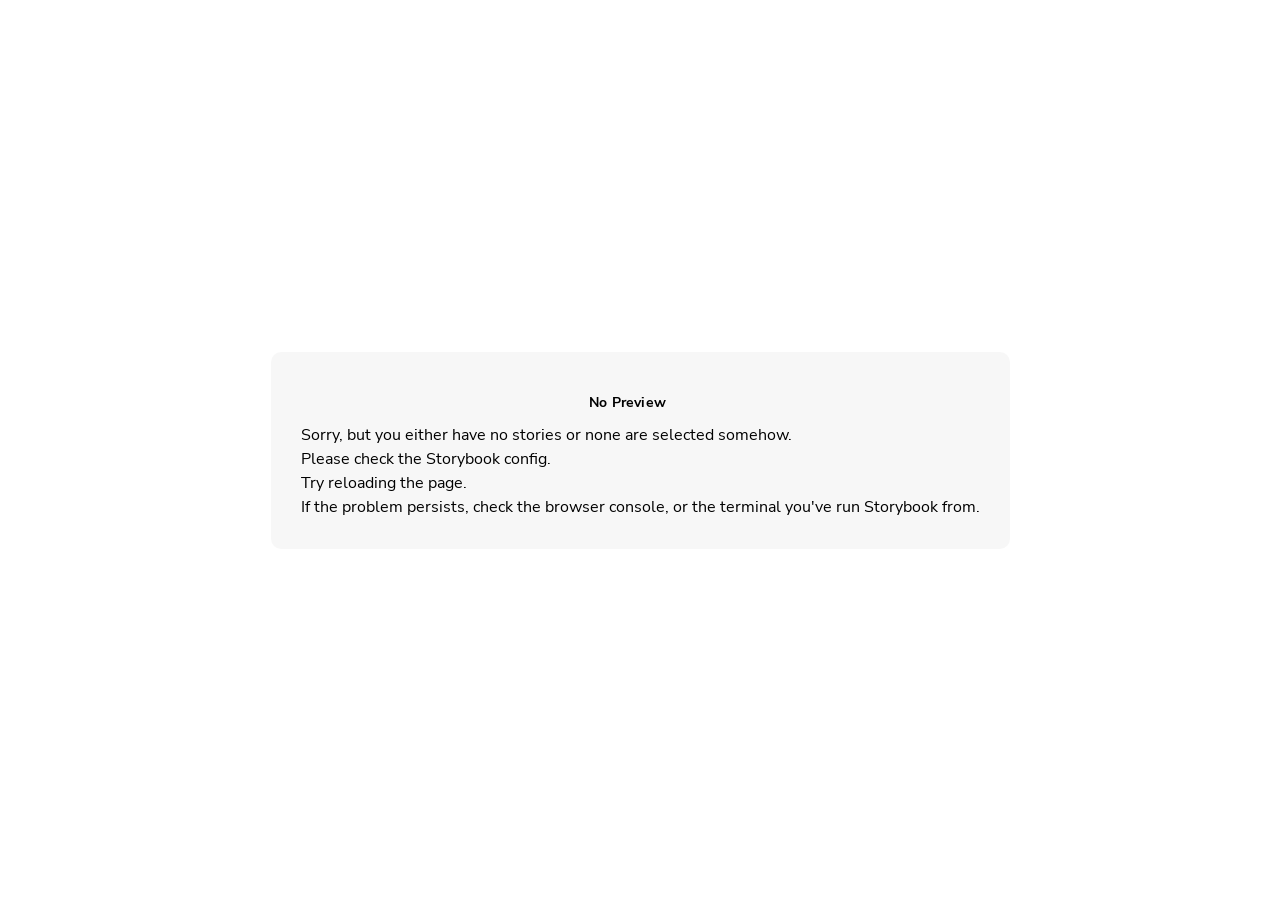
<file: iframe.html>
<!doctype html><html lang="en"><head><meta charset="utf-8"><title>Rsbuild App</title><meta name="viewport" content="width=device-width,initial-scale=1"><style>@font-face {
        font-family: 'Nunito Sans';
        font-style: normal;
        font-weight: 400;
        font-display: swap;
        src: url('./sb-common-assets/nunito-sans-regular.woff2') format('woff2');
      }

      @font-face {
        font-family: 'Nunito Sans';
        font-style: italic;
        font-weight: 400;
        font-display: swap;
        src: url('./sb-common-assets/nunito-sans-italic.woff2') format('woff2');
      }

      @font-face {
        font-family: 'Nunito Sans';
        font-style: normal;
        font-weight: 700;
        font-display: swap;
        src: url('./sb-common-assets/nunito-sans-bold.woff2') format('woff2');
      }

      @font-face {
        font-family: 'Nunito Sans';
        font-style: italic;
        font-weight: 700;
        font-display: swap;
        src: url('./sb-common-assets/nunito-sans-bold-italic.woff2') format('woff2');
      }</style><base target="_parent"><style>/* While we aren't showing the main block yet, but still preparing, we want everything the user has rendered, which may or may not be in #storybook-root, to be display none */
  .sb-show-preparing-story:not(.sb-show-main) > :not(.sb-preparing-story) {
    display: none;
  }

  .sb-show-preparing-docs:not(.sb-show-main) > :not(.sb-preparing-docs) {
    display: none;
  }

  /* Hide our own blocks when we aren't supposed to be showing them */
  :not(.sb-show-preparing-story) > .sb-preparing-story,
  :not(.sb-show-preparing-docs) > .sb-preparing-docs,
  :not(.sb-show-nopreview) > .sb-nopreview,
  :not(.sb-show-errordisplay) > .sb-errordisplay {
    display: none;
  }

  .sb-show-main.sb-main-centered {
    margin: 0;
    display: flex;
    align-items: center;
    min-height: 100vh;
  }

  .sb-show-main.sb-main-centered #storybook-root {
    box-sizing: border-box;
    margin: auto;
    padding: 1rem;
    max-height: 100%;
    /* Hack for centering correctly in IE11 */
  }

  /* Vertical centering fix for IE11 */
  @media screen and (-ms-high-contrast: none), (-ms-high-contrast: active) {
    .sb-show-main.sb-main-centered:after {
      content: '';
      min-height: inherit;
      font-size: 0;
    }
  }

  .sb-show-main.sb-main-fullscreen {
    margin: 0;
    padding: 0;
    display: block;
  }

  .sb-show-main.sb-main-padded {
    margin: 0;
    padding: 1rem;
    display: block;
    box-sizing: border-box;
  }

  .sb-wrapper {
    position: fixed;
    top: 0;
    bottom: 0;
    left: 0;
    right: 0;
    box-sizing: border-box;

    padding: 40px;
    font-family:
      'Nunito Sans',
      -apple-system,
      '.SFNSText-Regular',
      'San Francisco',
      BlinkMacSystemFont,
      'Segoe UI',
      'Helvetica Neue',
      Helvetica,
      Arial,
      sans-serif;
    -webkit-font-smoothing: antialiased;
    overflow: auto;
  }

  @media (max-width: 700px) {
    .sb-wrapper {
      padding: 20px;
    }
  }

  @media (max-width: 500px) {
    .sb-wrapper {
      padding: 10px;
    }
  }

  .sb-heading {
    font-size: 14px;
    font-weight: 600;
    letter-spacing: 0.2px;
    margin: 10px 0;
    padding-right: 25px;
  }

  .sb-nopreview {
    display: flex;
    align-content: center;
    justify-content: center;
    box-sizing: border-box;
  }

  .sb-nopreview_main {
    margin: auto;
    padding: 30px;
    border-radius: 10px;
    background: rgba(0, 0, 0, 0.03);
  }

  .sb-nopreview_heading {
    text-align: center;
  }

  .sb-errordisplay {
    background: #f6f9fc;
    color: black;
    z-index: 999999;
    width: 100vw;
    min-height: 100vh;
    box-sizing: border-box;

    & ol {
      padding-left: 18px;
      margin: 0;
    }

    & h1 {
      font-family: Nunito Sans;
      font-size: 22px;
      font-weight: 400;
      line-height: 30px;
      font-weight: normal;
      margin: 0;

      &::before {
        content: '';
        display: inline-block;
        width: 12px;
        height: 12px;
        background: #ff4400;
        border-radius: 50%;
        margin-right: 8px;
      }
    }

    & p,
    & ol {
      font-family: Nunito Sans;
      font-size: 14px;
      font-weight: 400;
      line-height: 19px;
      margin: 0;
    }

    & li + li {
      margin: 0;
      padding: 0;
      padding-top: 12px;
    }

    & a {
      color: currentColor;
    }
  }

  .sb-errordisplay_main {
    margin: auto;
    padding: 24px;
    display: flex;
    box-sizing: border-box;

    flex-direction: column;
    min-height: 100%;
    width: 100%;
    border-radius: 6px;
    background: white;
    border: 1px solid #ff0000;
    box-shadow: 0 0 64px rgba(0, 0, 0, 0.1);
    gap: 24px;
  }

  .sb-errordisplay_code {
    padding: 10px;
    flex: 1;
    background: #242424;
    color: #c6c6c6;
    box-sizing: border-box;

    font-size: 14px;
    font-weight: 400;
    line-height: 19px;
    border-radius: 4px;

    font-family:
      'Operator Mono', 'Fira Code Retina', 'Fira Code', 'FiraCode-Retina', 'Andale Mono',
      'Lucida Console', Consolas, Monaco, monospace;
    margin: 0;
    overflow: auto;
  }

  .sb-errordisplay pre {
    white-space: pre-wrap;
    white-space: revert;
  }

  @-webkit-keyframes sb-rotate360 {
    from {
      transform: rotate(0deg);
    }

    to {
      transform: rotate(360deg);
    }
  }

  @keyframes sb-rotate360 {
    from {
      transform: rotate(0deg);
    }

    to {
      transform: rotate(360deg);
    }
  }

  @-webkit-keyframes sb-glow {
    0%,
    100% {
      opacity: 1;
    }

    50% {
      opacity: 0.4;
    }
  }

  @keyframes sb-glow {
    0%,
    100% {
      opacity: 1;
    }

    50% {
      opacity: 0.4;
    }
  }

  /* We display the preparing loaders *over* the rendering story */
  .sb-preparing-story,
  .sb-preparing-docs {
    background-color: white;
    /* Maximum possible z-index. It would be better to use stacking contexts to ensure it's always
    on top, but this isn't possible as it would require making CSS changes that could affect user code */
    z-index: 2147483647;
  }

  .sb-loader {
    -webkit-animation: sb-rotate360 0.7s linear infinite;
    animation: sb-rotate360 0.7s linear infinite;
    border-color: rgba(97, 97, 97, 0.29);
    border-radius: 50%;
    border-style: solid;
    border-top-color: #646464;
    border-width: 2px;
    display: inline-block;
    height: 32px;
    left: 50%;
    margin-left: -16px;
    margin-top: -16px;
    mix-blend-mode: difference;
    overflow: hidden;
    position: absolute;
    top: 50%;
    transition: all 200ms ease-out;
    vertical-align: top;
    width: 32px;
    z-index: 4;
  }

  .sb-previewBlock {
    background: #fff;
    border: 1px solid rgba(0, 0, 0, 0.1);
    border-radius: 4px;
    box-shadow: rgba(0, 0, 0, 0.1) 0 1px 3px 0;
    margin: 25px auto 40px;
    max-width: 600px;
  }

  .sb-previewBlock_header {
    align-items: center;
    box-shadow: rgba(0, 0, 0, 0.1) 0 -1px 0 0 inset;
    display: flex;
    gap: 14px;
    height: 40px;
    padding: 0 12px;
  }

  .sb-previewBlock_icon {
    -webkit-animation: sb-glow 1.5s ease-in-out infinite;
    animation: sb-glow 1.5s ease-in-out infinite;
    background: #e6e6e6;
    height: 14px;
    width: 14px;
  }

  .sb-previewBlock_icon:last-child {
    margin-left: auto;
  }

  .sb-previewBlock_body {
    -webkit-animation: sb-glow 1.5s ease-in-out infinite;
    animation: sb-glow 1.5s ease-in-out infinite;
    height: 182px;
    position: relative;
  }

  .sb-argstableBlock {
    border-collapse: collapse;
    border-spacing: 0;
    font-size: 13px;
    line-height: 20px;
    margin: 25px auto 40px;
    max-width: 600px;
    text-align: left;
    width: 100%;
  }

  .sb-argstableBlock th:first-of-type,
  .sb-argstableBlock td:first-of-type {
    padding-left: 20px;
  }

  .sb-argstableBlock th:nth-of-type(2),
  .sb-argstableBlock td:nth-of-type(2) {
    width: 35%;
  }

  .sb-argstableBlock th:nth-of-type(3),
  .sb-argstableBlock td:nth-of-type(3) {
    width: 15%;
  }

  .sb-argstableBlock th:last-of-type,
  .sb-argstableBlock td:last-of-type {
    width: 25%;
    padding-right: 20px;
  }

  .sb-argstableBlock th span,
  .sb-argstableBlock td span {
    -webkit-animation: sb-glow 1.5s ease-in-out infinite;
    animation: sb-glow 1.5s ease-in-out infinite;
    background-color: rgba(0, 0, 0, 0.1);
    border-radius: 0;
    box-shadow: none;
    color: transparent;
  }

  .sb-argstableBlock th {
    padding: 10px 15px;
  }

  .sb-argstableBlock-body {
    border-radius: 4px;
    box-shadow:
      rgba(0, 0, 0, 0.1) 0 1px 3px 1px,
      rgba(0, 0, 0, 0.065) 0 0 0 1px;
  }

  .sb-argstableBlock-body tr {
    background: transparent;
    overflow: hidden;
  }

  .sb-argstableBlock-body tr:not(:first-child) {
    border-top: 1px solid #e6e6e6;
  }

  .sb-argstableBlock-body tr:first-child td:first-child {
    border-top-left-radius: 4px;
  }

  .sb-argstableBlock-body tr:first-child td:last-child {
    border-top-right-radius: 4px;
  }

  .sb-argstableBlock-body tr:last-child td:first-child {
    border-bottom-left-radius: 4px;
  }

  .sb-argstableBlock-body tr:last-child td:last-child {
    border-bottom-right-radius: 4px;
  }

  .sb-argstableBlock-body td {
    background: #fff;
    padding-bottom: 10px;
    padding-top: 10px;
    vertical-align: top;
  }

  .sb-argstableBlock-body td:not(:first-of-type) {
    padding-left: 15px;
    padding-right: 15px;
  }

  .sb-argstableBlock-body button {
    -webkit-animation: sb-glow 1.5s ease-in-out infinite;
    animation: sb-glow 1.5s ease-in-out infinite;
    background-color: rgba(0, 0, 0, 0.1);
    border: 0;
    border-radius: 0;
    box-shadow: none;
    color: transparent;
    display: inline;
    font-size: 12px;
    line-height: 1;
    padding: 10px 16px;
  }

  .sb-argstableBlock-summary {
    margin-top: 4px;
  }

  .sb-argstableBlock-code {
    margin-right: 4px;
    margin-bottom: 4px;
    padding: 2px 5px;
  }

  .sb-sr-only,
  .sb-hidden-until-focus:not(:focus) {
    position: absolute;
    width: 1px;
    height: 1px;
    padding: 0px;
    margin: -1px;
    overflow: hidden;
    clip: rect(0, 0, 0, 0);
    border: none;
  }

  .sb-hidden-until-focus {
    opacity: 0;
    transition: opacity 150ms ease-out;
  }

  .sb-hidden-until-focus:focus {
    opacity: 1;
  }</style><script>/* globals window */
  try {
    if (window.top !== window) {
      window.__REACT_DEVTOOLS_GLOBAL_HOOK__ = window.top.__REACT_DEVTOOLS_GLOBAL_HOOK__;
      window.__VUE_DEVTOOLS_GLOBAL_HOOK__ = window.top.__VUE_DEVTOOLS_GLOBAL_HOOK__;
      window.top.__VUE_DEVTOOLS_CONTEXT__ = window.document;
    }
  } catch (e) {
    // eslint-disable-next-line no-console
    console.warn('unable to connect to top frame for connecting dev tools');
  }</script><link href="./static/css/main.a577fd4f.css" rel="stylesheet"><style>#storybook-root[hidden],
      #storybook-docs[hidden] {
        display: none !important;
      }</style><meta name="apple-mobile-web-app-capable" content="yes">
<meta name="apple-mobile-web-app-title" content="自动化原型">
<meta name="apple-mobile-web-app-status-bar-style" content="default">
<meta name="mobile-web-app-capable" content="yes">
<meta name="theme-color" content="#ffffff">
<link rel="manifest" href="./manifest.webmanifest">
</head><body><div class="sb-preparing-story sb-wrapper"><div class="sb-loader"></div></div><div class="sb-preparing-docs sb-wrapper"><div class="sb-previewBlock"><div class="sb-previewBlock_header"><div class="sb-previewBlock_icon"></div><div class="sb-previewBlock_icon"></div><div class="sb-previewBlock_icon"></div><div class="sb-previewBlock_icon"></div></div><div class="sb-previewBlock_body"><div class="sb-loader"></div></div></div><table aria-hidden="true" class="sb-argstableBlock"><thead class="sb-argstableBlock-head"><tr><th><span>Name</span></th><th><span>Description</span></th><th><span>Default</span></th><th><span>Control</span></th></tr></thead><tbody class="sb-argstableBlock-body"><tr><td><span>propertyName</span><span title="Required">*</span></td><td><div><span>This is a short description</span></div><div class="sb-argstableBlock-summary"><div><span class="sb-argstableBlock-code">summary</span></div></div></td><td><div><span class="sb-argstableBlock-code">defaultValue</span></div></td><td><button>Set string</button></td></tr><tr><td><span>propertyName</span><span>*</span></td><td><div><span>This is a short description</span></div><div class="sb-argstableBlock-summary"><div><span class="sb-argstableBlock-code">summary</span></div></div></td><td><div><span class="sb-argstableBlock-code">defaultValue</span></div></td><td><button>Set string</button></td></tr><tr><td><span>propertyName</span><span>*</span></td><td><div><span>This is a short description</span></div><div class="sb-argstableBlock-summary"><div><span class="sb-argstableBlock-code">summary</span></div></div></td><td><div><span class="sb-argstableBlock-code">defaultValue</span></div></td><td><button>Set string</button></td></tr></tbody></table></div><div class="sb-nopreview sb-wrapper"><div class="sb-nopreview_main"><h1 class="sb-nopreview_heading sb-heading">No Preview</h1><p>Sorry, but you either have no stories or none are selected somehow.</p><ul><li>Please check the Storybook config.</li><li>Try reloading the page.</li></ul><p>If the problem persists, check the browser console, or the terminal you've run Storybook from.</p></div></div><div class="sb-errordisplay sb-wrapper"><div class="sb-errordisplay_main"><h1 id="error-message"></h1><p>The component failed to render properly, likely due to a configuration issue in Storybook. Here are some common causes and how you can address them:</p><ol><li><strong>Missing Context/Providers</strong>: You can use decorators to supply specific contexts or providers, which are sometimes necessary for components to render correctly. For detailed instructions on using decorators, please visit the <a href="https://storybook.js.org/docs/writing-stories/decorators">Decorators documentation</a>.</li><li><strong>Misconfigured Webpack or Vite</strong>: Verify that Storybook picks up all necessary settings for loaders, plugins, and other relevant parameters. You can find step-by-step guides for configuring <a href="https://storybook.js.org/docs/builders/webpack">Webpack</a> or <a href="https://storybook.js.org/docs/builders/vite">Vite</a> with Storybook.</li><li><strong>Missing Environment Variables</strong>: Your Storybook may require specific environment variables to function as intended. You can set up custom environment variables as outlined in the <a href="https://storybook.js.org/docs/configure/environment-variables">Environment Variables documentation</a>.</li></ol><pre class="sb-errordisplay_code"><code id="error-stack"></code></pre></div></div><div id="storybook-root"></div><div id="storybook-docs"></div><script>window['CONFIG_TYPE'] = "PRODUCTION";
          
      
          
            window['LOGLEVEL'] = "info";
          
      
          
            window['FRAMEWORK_OPTIONS'] = {"builder":{"lazyCompilation":true,"fsCache":true}};
          
      
          
      
          
            window['FEATURES'] = {"argTypeTargetsV7":true,"legacyDecoratorFileOrder":false,"disallowImplicitActionsInRenderV8":true,"viewport":true,"highlight":true,"controls":true,"interactions":true,"actions":true,"backgrounds":true,"outline":true,"measure":true};
          
      
          
      
          
            window['STORIES'] = [{"titlePrefix":"","directory":"./src/prototype/automation-mobile","files":"automation.stories.tsx","importPathMatcher":"^\\.[\\\\/](?:src\\/prototype\\/automation-mobile\\/automation\\.stories\\.tsx)$"}];
          
      
          
            window['DOCS_OPTIONS'] = {"defaultName":"Docs"};
          
      
          
            window['TAGS_OPTIONS'] = {};</script><script type="module">import './sb-preview/runtime.js';
      
      import './mocker-runtime-injected.js';
      
      import './static/js/runtime~main.3f08ec81.iframe.bundle.js';
      
      import './static/js/lib-axios.f0496180.iframe.bundle.js';
      
      import './static/js/5491.34ad3cee.iframe.bundle.js';
      
      import './static/js/main.ab57d3e7.iframe.bundle.js';</script></body></html>
</file>
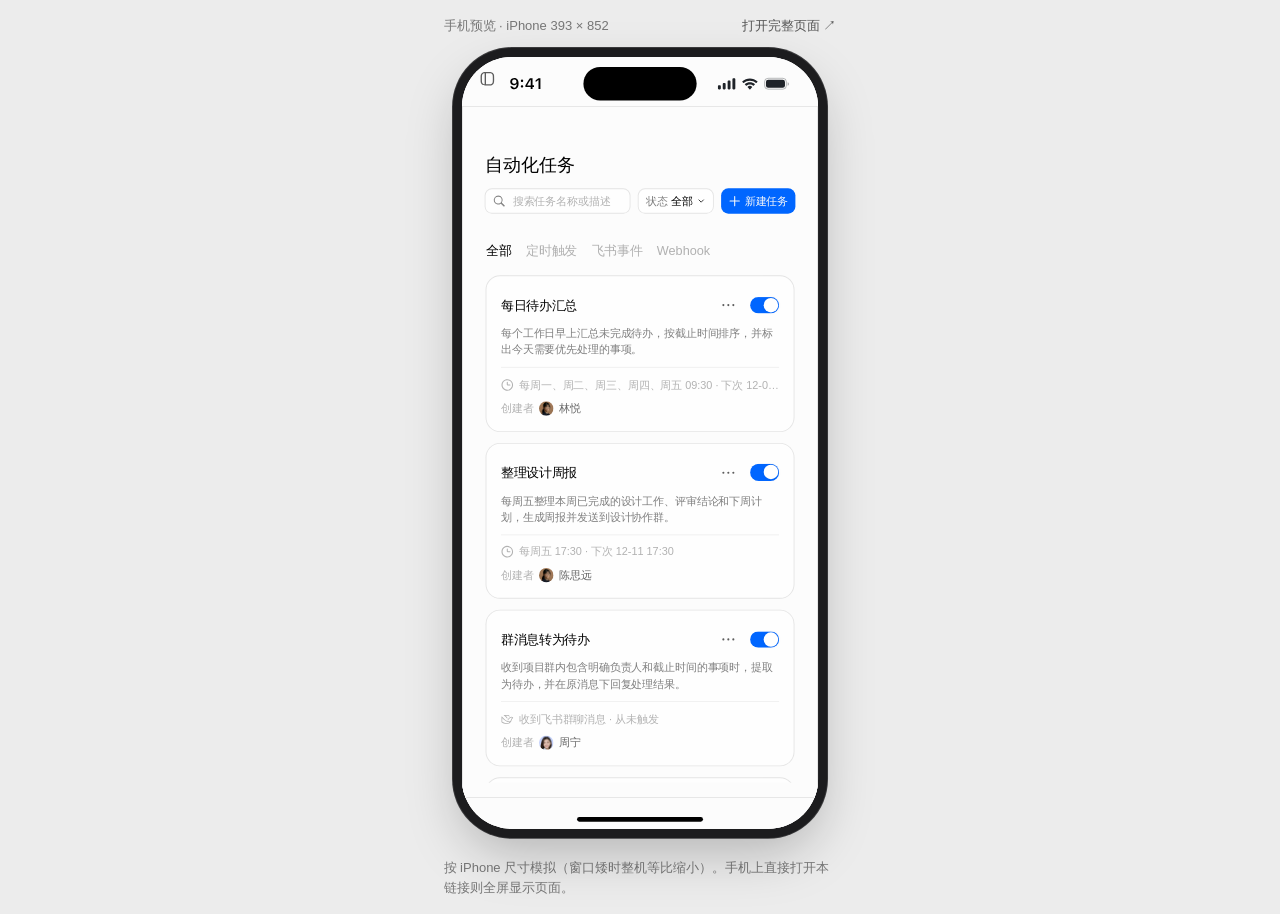
<file: mobile.html>
<!doctype html>
<html lang="zh-CN"><head><meta charset="utf-8"><title>自动化任务 · 手机预览</title>
<meta name="viewport" content="width=device-width, initial-scale=1, viewport-fit=cover">
<style>
*{box-sizing:border-box}
body{margin:0;background:#ececec;color:#1a1a1a;font:13px/20px -apple-system,BlinkMacSystemFont,"PingFang SC",sans-serif}
.preview{display:flex;flex-direction:column;align-items:center;gap:10px;padding:16px 24px}
.label{display:flex;width:393px;justify-content:space-between;color:#777}
.label a{color:#555;text-decoration:none}
/* iPhone 14/15 Pro 393×852；屏幕圆角55，状态栏使用原始393×54矢量组件。 */
.stage{position:relative;flex:none;margin:11px}.phone{position:absolute;top:0;left:0;transform-origin:top left;width:393px;height:852px;flex:none;overflow:hidden;border-radius:55px;background:#f9f9f9;box-shadow:0 0 0 10px #1c1c1e,0 0 0 11px #3a3a3c,0 24px 60px rgba(0,0,0,.25)}
.status{position:absolute;inset:0 0 auto;z-index:2;display:block;width:393px;height:54px;background:transparent;pointer-events:none;user-select:none}
.status img{display:block;width:393px;height:54px}
.island{position:absolute;top:11px;left:50%;z-index:3;width:125px;height:37px;margin-left:-62.5px;border-radius:20px;background:#000;pointer-events:none}
.phone iframe{position:absolute;top:0;left:0;display:block;width:393px;height:852px;border:0}
.home{position:absolute;bottom:8px;left:50%;z-index:2;width:139px;height:5px;margin-left:-69.5px;border-radius:100px;background:#000;pointer-events:none}
.note{width:393px;margin:8px 0 0;color:#777}
@media(max-width:430px){body{background:#fff}.preview{padding:0;gap:0}.label,.note,.status,.island,.home{display:none}.stage{width:100%;height:100dvh}.phone{position:static;width:100%;height:100dvh;border-radius:0;box-shadow:none}.phone iframe{top:0;width:100%;height:100dvh}}
</style><meta name="apple-mobile-web-app-capable" content="yes">
<meta name="apple-mobile-web-app-title" content="自动化原型">
<meta name="apple-mobile-web-app-status-bar-style" content="default">
<meta name="mobile-web-app-capable" content="yes">
<meta name="theme-color" content="#ffffff">
<link rel="manifest" href="./manifest.webmanifest">
</head>
<body><main class="preview">
<div class="label"><span>手机预览 · iPhone 393 × 852</span><a href="./" target="_blank" rel="noopener">打开完整页面 ↗</a></div>
<div class="stage"><div class="phone">
  <!-- Figma Mobile UI Kit · Status Bar - iPhone / 7859:5147.
       Original vectors with outlined text: keep the complete 393×54 geometry. -->
  <div class="status" aria-hidden="true"><img alt="" width="393" height="54" draggable="false" src="[data-uri]"></div>
  <div class="island" aria-hidden="true"></div>
  <iframe title="伙伴后台手机适配预览" src="iframe.html?id=prototype-automation-mobile--creators&amp;viewMode=story"></iframe>
  <div class="home" aria-hidden="true"></div>
</div></div>
<p class="note">按 iPhone 尺寸模拟（窗口矮时整机等比缩小）。手机上直接打开本链接则全屏显示页面。</p>
</main>
<script>
/* 整机按窗口高度缩放：一屏看全，不用上下滚页面；手机上直接打开（≤430 宽）不缩放。 */
(function () {
  var stage = document.querySelector('.stage'), phone = document.querySelector('.phone'), frame = phone.querySelector('iframe');
  function safeArea() {
    if (!frame.contentDocument) return;
    var root = frame.contentDocument.documentElement;
    if (innerWidth > 430) {
      root.style.setProperty('--mock-safe-top', '54px');
      root.style.setProperty('--mock-safe-bottom', '34px');
    } else {
      root.style.removeProperty('--mock-safe-top');
      root.style.removeProperty('--mock-safe-bottom');
    }
  }
  frame.addEventListener('load', safeArea);
  function fit() {
    safeArea();
    if (innerWidth <= 430) { phone.style.transform = ''; stage.style.width = stage.style.height = ''; return; }
    var s = Math.min(1, (innerHeight - 110) / 872, (innerWidth - 48) / 413);
    phone.style.transform = 'scale(' + s + ')';
    stage.style.width = 393 * s + 'px';
    stage.style.height = 852 * s + 'px';
  }
  addEventListener('resize', fit); fit();
})();
</script>
</body></html>
</file>
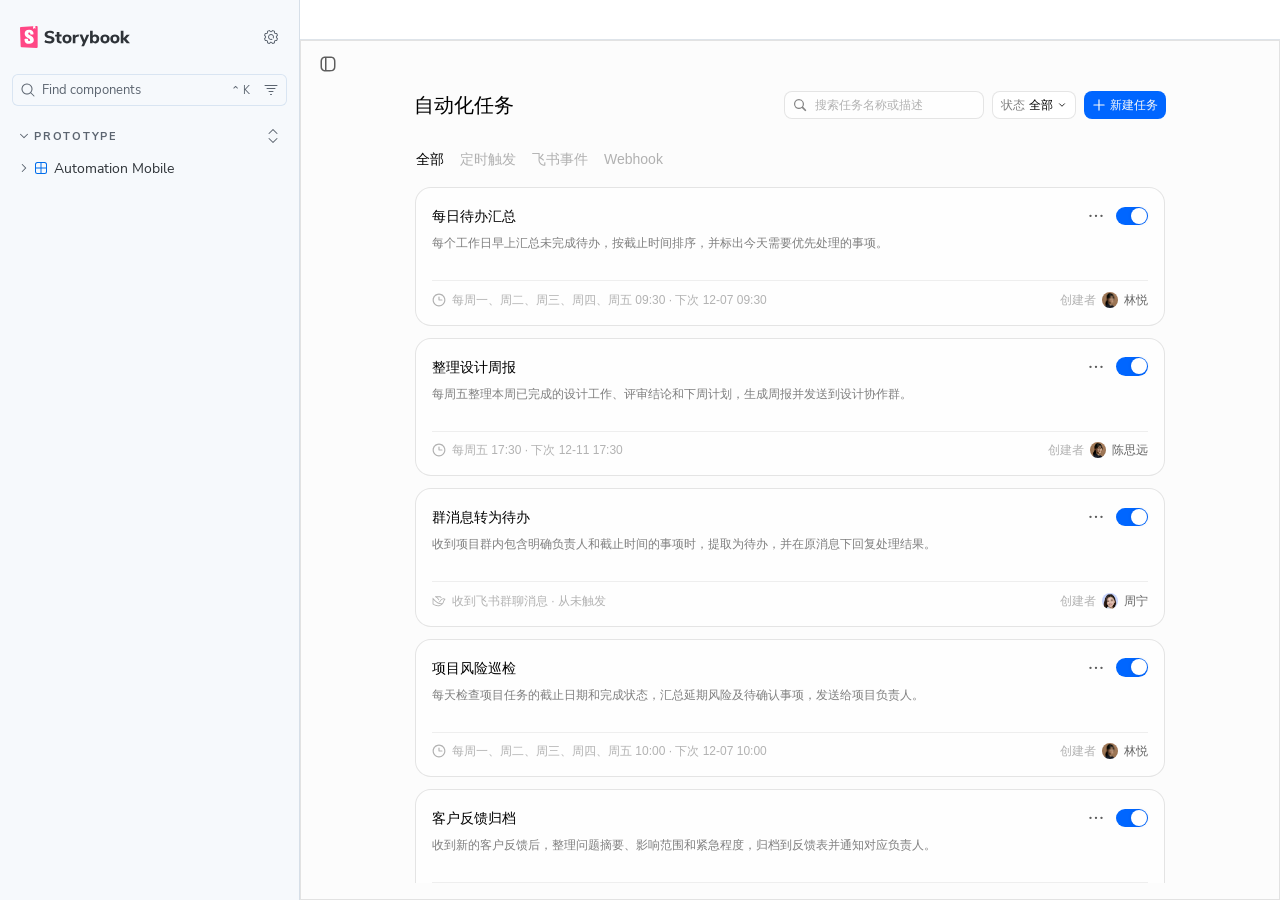
<file: storybook.html>
<!DOCTYPE html>
<html lang="en">
  <head>
    <meta charset="utf-8" />

    <title>storybook - Storybook</title>
    <meta name="viewport" content="width=device-width, initial-scale=1" />

    
    <link rel="icon" type="image/svg+xml" href="./favicon.svg" />
    
    <style>
      @font-face {
        font-family: 'Nunito Sans';
        font-style: normal;
        font-weight: 400;
        font-display: swap;
        src: url('./sb-common-assets/nunito-sans-regular.woff2') format('woff2');
      }

      @font-face {
        font-family: 'Nunito Sans';
        font-style: italic;
        font-weight: 400;
        font-display: swap;
        src: url('./sb-common-assets/nunito-sans-italic.woff2') format('woff2');
      }

      @font-face {
        font-family: 'Nunito Sans';
        font-style: normal;
        font-weight: 700;
        font-display: swap;
        src: url('./sb-common-assets/nunito-sans-bold.woff2') format('woff2');
      }

      @font-face {
        font-family: 'Nunito Sans';
        font-style: italic;
        font-weight: 700;
        font-display: swap;
        src: url('./sb-common-assets/nunito-sans-bold-italic.woff2') format('woff2');
      }
    </style>

    <link href="./sb-manager/runtime.js" rel="modulepreload" />

    
    <link href="./sb-addons/storybook-core-server-presets-0/common-manager-bundle.js" rel="modulepreload" />
    
    <link href="./sb-addons/docs-1/manager-bundle.js" rel="modulepreload" />
    
    <link href="./sb-addons/links-2/manager-bundle.js" rel="modulepreload" />
    
    <link href="./sb-addons/storybook-automation-3/manager-bundle.js" rel="modulepreload" />
       

    <style>
      #storybook-root[hidden] {
        display: none !important;
      }
    </style>

    
  </head>
  <body>
    <div id="root"></div>

    
    <script>
      
        
          window['FEATURES'] = {
  "argTypeTargetsV7": true,
  "legacyDecoratorFileOrder": false,
  "disallowImplicitActionsInRenderV8": true,
  "viewport": true,
  "highlight": true,
  "controls": true,
  "interactions": true,
  "actions": true,
  "backgrounds": true,
  "outline": true,
  "measure": true
};
        
      
        
          window['REFS'] = {};
        
      
        
          window['LOGLEVEL'] = "info";
        
      
        
          window['DOCS_OPTIONS'] = {
  "defaultName": "Docs"
};
        
      
        
          window['CONFIG_TYPE'] = "PRODUCTION";
        
      
        
      
        
      
        
          window['TAGS_OPTIONS'] = {};
        
      
        
          window['STORYBOOK_BUILDER'] = "rsbuild";
        
      
        
          window['STORYBOOK_FRAMEWORK'] = "react-rsbuild";
        
      
        
          window['STORYBOOK_RENDERER'] = "react";
        
      
        
      
    </script>
    

    <script type="module">
      import './sb-manager/globals-runtime.js';

      
        import './sb-addons/storybook-core-server-presets-0/common-manager-bundle.js';
      
        import './sb-addons/docs-1/manager-bundle.js';
      
        import './sb-addons/links-2/manager-bundle.js';
      
        import './sb-addons/storybook-automation-3/manager-bundle.js';
      

      import './sb-manager/runtime.js';
    </script>
  </body>
</html>
</file>
<file: static/css/main.a577fd4f.css>
.betaTag-pPgMnc{background:var(--BG-Fill-Content,#fff);border:1px solid var(--axon-line-l1);color:var(--Neutral-950,#1a1a1a);text-align:center;letter-spacing:-.03em;white-space:nowrap;border-radius:6px;justify-content:center;align-items:center;gap:10px;padding:4px;font-size:10px;line-height:16px;text-decoration:none;display:flex}.betaTag-pPgMnc[role=button]{cursor:pointer}.fade-in-transparent{opacity:0;transition-property:opacity;transition-duration:.2s;transition-timing-function:cubic-bezier(.4,0,.2,1)}.fade-in-invisible{visibility:hidden;opacity:0;transition-property:opacity;transition-duration:.2s;transition-timing-function:cubic-bezier(.4,0,.2,1)}@media (hover:hover) and (pointer:fine){.group:hover .fade-in-visible-group-hover,.group\/outline-card:hover .fade-in-visible-group-hover\/outline-card{visibility:visible;opacity:1}}.peer:focus~.fade-in-visible-peer-focus{visibility:visible;opacity:1}@media (hover:hover) and (pointer:fine){.fade-in-visible-hover:hover{visibility:visible;opacity:1}}.outline-card-button{--tw-border-opacity:1;border-color:rgba(215,215,220,var(--tw-border-opacity,1));height:2.25rem;font-size:.875rem;line-height:var(--mino-text-sm-line-height,1.25rem);--tw-text-opacity:1;color:rgba(93,93,93,var(--tw-text-opacity,1));border-radius:.5rem;padding-left:.625rem;padding-right:.75rem;font-weight:500}@media (hover:hover) and (pointer:fine){.outline-card-button:hover{--tw-border-opacity:1;border-color:rgba(192,192,199,var(--tw-border-opacity,1));--tw-text-opacity:1;color:rgba(27,27,31,var(--tw-text-opacity,1))}.fade-in-visible-hover.disabled:hover{opacity:0}}.fileCard-a7JyoJ{background:var(--mino-attachment-chip-bg,var(--neutral-n-9505,rgba(26,26,26,.05)));grid-template-areas:"icon caption""icon size";column-gap:6px;display:grid}.fileCard-a7JyoJ:hover{background:var(--mino-attachment-chip-bg-hover,var(--neutral-n-9505,rgba(26,26,26,.05)))}.fileSize-N91osr{color:var(--mino-attachment-caption-fg,#868e96)}.root-kCk9BN{flex-direction:column;flex:1;align-items:center;width:100%;min-height:0;display:flex;overflow:clip}.hero-vJKN9I{flex-direction:column;flex:1;justify-content:center;align-items:center;width:100%;min-height:0;display:flex}.footer-mI3pth{flex-shrink:0;width:100%}.root-YINXjm{display:contents}.panel-JfPVk6{height:var(--collapsible-panel-height);transition:height .2s;overflow:hidden}.panel-JfPVk6[data-starting-style],.panel-JfPVk6[data-ending-style]{height:0}@media (prefers-reduced-motion:reduce){.panel-JfPVk6{transition-duration:0s}}.loader-jBto0u{width:var(--loader-size,36px);height:var(--loader-size,36px);display:inline-block;position:relative}.spinner-zkZ7Kp{fill:var(--loader-color,currentColor);width:100%;height:100%;position:absolute;top:0;left:0}.root-wa1bNg{width:100%;padding:0 var(--mino-overflow-tabs-padding-x,0);align-items:center;display:flex}.measureContainer-nsxirU{visibility:hidden;pointer-events:none;height:0;position:absolute;overflow:hidden}.tabsContainer-sz1KJj{flex:1;align-items:center;display:flex;position:relative;overflow:hidden}.tabsContainerCompact-gfXM_4{gap:4px}.tabsContainerUnderline-NS3bZD{gap:16px}.tabsContainerChip-vvQmX2{column-gap:var(--mino-chip-tabs-gap,4px)}.tab-qUIYU4{white-space:nowrap;cursor:pointer;background:0 0;border:none;outline:none;flex-direction:row;flex-shrink:0;justify-content:center;align-items:center;font-size:14px;line-height:18px;transition:color .15s ease-in-out;display:inline-flex;position:relative}.tab-qUIYU4:hover{color:#1a1a1a}.tab-qUIYU4:focus-visible{outline:1px solid var(--ring,rgba(59,130,246,.5));outline-offset:2px}.tab-qUIYU4:disabled{pointer-events:none;opacity:.5}.tab-qUIYU4[data-state=active]{color:#1a1a1a}.tabCompact-qVqjdK{letter-spacing:.21px;color:#5d5d5d;padding:10px 8px 8px;font-weight:400}.tabCompact-qVqjdK[data-state=active]:after{content:"";background-color:#1a1a1a;border-radius:99px;height:2px;position:absolute;bottom:0;left:8px;right:8px}.tabUnderline-S4vmwV{color:#858585;height:2.375rem;padding:0 4px;font-weight:500}.tabUnderline-S4vmwV[data-state=active]:after{content:"";background-color:#1a1a1a;border-radius:99px;height:2px;position:absolute;bottom:0;left:0;right:0}.tabChip-Agm12p{height:var(--mino-chip-tab-height,42px);padding:0 var(--mino-chip-tab-padding-x,15px);border:1px solid var(--mino-chip-tab-border-color,rgba(26,26,26,.1));border-radius:var(--mino-chip-tab-radius,24px);background:var(--mino-chip-tab-bg,transparent);color:var(--mino-chip-tab-fg,#999);font-size:var(--mino-chip-tab-font-size,14px);font-weight:var(--mino-chip-tab-font-weight,400);letter-spacing:var(--mino-chip-tab-letter-spacing,.21px);line-height:1;transition:color .15s,background-color .15s,border-color .15s}.tabChip-Agm12p:hover{border-color:var(--mino-chip-tab-border-color-hover,rgba(26,26,26,.18));background:var(--mino-chip-tab-bg-hover,transparent);color:var(--mino-chip-tab-fg-hover,#5d5d5d)}.tabChip-Agm12p[data-state=active]{border-color:var(--mino-chip-tab-border-color-active,#1a1a1a);background:var(--mino-chip-tab-bg-active,var(--axon-fill-primary,#1a1a1a));box-shadow:var(--mino-chip-tab-shadow-active,0 0 24px 0 rgba(0,0,0,.06));color:var(--mino-chip-tab-fg-active,#fff);font-weight:var(--mino-chip-tab-font-weight-active,400)}.moreButton-UfKmH4{gap:2px}.tabChip-Agm12p.moreButton-UfKmH4{width:var(--mino-chip-tab-height,42px);min-width:var(--mino-chip-tab-height,42px);gap:0;padding:0;overflow:hidden}.tabChip-Agm12p.moreButton-UfKmH4 .moreButtonLabel-UmWDRo,.tabChip-Agm12p.moreButton-UfKmH4 .moreButtonIcon-dGlvWN{display:none}.tabChip-Agm12p.moreButton-UfKmH4:before{content:"";background-color:currentColor;width:16px;height:16px;display:block;-webkit-mask-image:url("data:image/svg+xml;utf8,<svg xmlns=%27http://www.w3.org/2000/svg%27 viewBox=%270 0 20 20%27><circle cx=%2710%27 cy=%2710%27 r=%271.2%27/><circle cx=%274.2%27 cy=%2710%27 r=%271.2%27/><circle cx=%2715.8%27 cy=%2710%27 r=%271.2%27/></svg>");mask-image:url("data:image/svg+xml;utf8,<svg xmlns=%27http://www.w3.org/2000/svg%27 viewBox=%270 0 20 20%27><circle cx=%2710%27 cy=%2710%27 r=%271.2%27/><circle cx=%274.2%27 cy=%2710%27 r=%271.2%27/><circle cx=%2715.8%27 cy=%2710%27 r=%271.2%27/></svg>");-webkit-mask-position:50%;mask-position:50%;-webkit-mask-size:contain;mask-size:contain;-webkit-mask-repeat:no-repeat;mask-repeat:no-repeat}.moreButton-UfKmH4[data-state=active]:after{display:none}.moreButtonLabel-UmWDRo{position:relative}.tabCompact-qVqjdK.moreButton-UfKmH4[data-state=active] .moreButtonLabel-UmWDRo:after{content:"";background-color:#1a1a1a;border-radius:99px;height:2px;position:absolute;bottom:-8px;left:0;right:0}.tabUnderline-S4vmwV.moreButton-UfKmH4[data-state=active] .moreButtonLabel-UmWDRo:after{content:"";background-color:#1a1a1a;border-radius:99px;height:2px;position:absolute;bottom:-9px;left:0;right:0}.moreButtonIcon-dGlvWN{flex-shrink:0;width:1rem;height:1rem;transition:transform .15s ease-in-out}.moreButtonIconOpen-H56EJn{transform:rotate(180deg)}.menuItemActive-J8H7a6{color:#1a1a1a;background-color:rgba(26,26,26,.05);font-weight:500}.separator-wpLQg0{background-color:#d9d9d9;flex-shrink:0;width:1px;height:16px}.trailingSlot-d0npDo{flex-shrink:0;margin-left:auto}.scrollContainer-qOMZdi{scrollbar-gutter:stable;scrollbar-width:thin;scrollbar-color:transparent transparent;transition:scrollbar-color .3s;position:relative;overflow-y:auto}.scrollContainer-qOMZdi:hover,.scrollContainerVisible-PhATgA{scrollbar-color:var(--scrollbar-thumb-color,rgba(26,26,26,.1))transparent}.scrollContainerThick-Bfjh2s{scrollbar-width:auto}.scrollContainerDark-pWm40K{--scrollbar-thumb-color:#6b7280}.scrollContainerBlue-oLFiAO{--scrollbar-thumb-color:#3b82f6}.scrollHidden-eiqn1G{scrollbar-width:none}.scrollSmooth-NlUy97{scroll-behavior:smooth}.scrollHorizontal-WudRXK{overflow-x:auto;overflow-y:hidden}.scrollBoth-ryjLOP{overflow:auto}.tabs-Jc9Brl{flex-direction:column;gap:.5rem;display:flex}.tabsList-qHM8_M{width:-webkit-fit-content;width:-moz-fit-content;justify-content:center;align-items:center;gap:16px;width:fit-content;display:inline-flex}.tabsListDefault-Q5rciu{color:var(--muted-foreground);height:var(--mino-segmented-height,2.25rem);border-radius:var(--mino-segmented-radius,.5rem);padding:var(--mino-segmented-padding,3px);gap:var(--mino-segmented-gap,0);background-color:rgba(26,26,26,.05)}.tabsListUnderline-k3ZXQm{color:var(--muted-foreground);background-color:transparent}.tabsTrigger-iVeNbc{white-space:nowrap;cursor:pointer;flex:1;justify-content:center;align-items:center;padding:4px 16px;font-size:14px;font-style:normal;font-weight:400;line-height:18px;transition:color .15s ease-in-out,box-shadow .15s ease-in-out;display:inline-flex}.tabsTrigger-iVeNbc:focus-visible{outline:1px solid var(--ring);outline-offset:2px;box-shadow:0 0 0 3px var(--ring,rgba(59,130,246,.5))}.tabsTrigger-iVeNbc:disabled{pointer-events:none;opacity:.5}.tabsTrigger-iVeNbc svg{pointer-events:none;flex-shrink:0}.tabsTrigger-iVeNbc svg:not([class*=size-]){width:1rem;height:1rem}.tabsTriggerDefault-XBuZzB{color:var(--mino-segmented-item-fg,var(--axon-text-placeholder));height:calc(100% - 1px);padding-inline:var(--mino-segmented-item-padding-x,16px);border-radius:var(--mino-segmented-item-radius,.375rem);border:1px solid transparent}.tabsTriggerDefault-XBuZzB[data-state=active]{color:var(--mino-segmented-item-fg-active,var(--axon-text-title,#1a1a1a));background-color:var(--axon-bg-float,#fff);font-weight:var(--mino-segmented-item-font-weight-active,400);box-shadow:var(--mino-segmented-item-shadow-active,0 1px 2px 0 rgba(0,0,0,.05))}.tabsTriggerDefault-XBuZzB:focus-visible{border-color:var(--ring);outline:1px solid var(--ring)}.tabsTriggerUnderline-k04ZOH{color:var(--mino-nav-tabs-fg,var(--axon-text-placeholder));height:2.375rem;padding-top:0;padding-bottom:0;padding-inline:var(--mino-nav-tabs-item-padding-x,16px);line-height:var(--mino-nav-tabs-item-line-height,18px);background-color:transparent;border-radius:0;position:relative}.tabsTriggerUnderline-k04ZOH:after{content:"";background-color:transparent;border-radius:99px;height:2px;transition:background-color .15s ease-in-out;position:absolute;bottom:0;left:0;right:0}.tabsTriggerUnderline-k04ZOH[data-state=active]:after{background-color:var(--mino-nav-tabs-indicator,var(--axon-text-title,#1a1a1a))}.tabsTriggerUnderline-k04ZOH[data-state=active]{color:var(--mino-nav-tabs-fg-active,var(--axon-text-title,#1a1a1a));font-weight:var(--mino-nav-tabs-item-font-weight-active,400)}.tabsTriggerUnderline-k04ZOH:hover{color:var(--mino-nav-tabs-fg-active,var(--axon-text-title,#1a1a1a))}.tabsTriggerUnderline-k04ZOH:focus-visible{outline:1px solid var(--ring);outline-offset:2px}.tabsContent-Ji7Q4u{outline:none;flex:1}.tabsContent-Ji7Q4u[data-state=inactive]{display:none}.tabsListRadiusFull-GNT2gC{border-radius:var(--mino-segmented-radius,9999px)}.tabsTriggerRadiusFull-JDmBhr{border-radius:var(--mino-segmented-item-radius,9999px)}.root-Tcv8Ll{align-items:flex-start;gap:var(--mino-toast-gap,8px);max-width:382px;min-height:40px;padding:var(--mino-toast-padding,8px);border-radius:var(--mino-toast-radius,20px);background:var(--BG-Fill-Content,#fff);box-shadow:var(--mino-toast-shadow,0px 0px 1.5px 0px rgba(0,0,0,.25),0px 6px 16px 0px rgba(0,0,0,.05));display:flex;width:-webkit-fit-content!important;width:-moz-fit-content!important;width:fit-content!important}.loader-WS4cQp{width:var(--mino-toast-icon-size,24px);height:var(--mino-toast-icon-size,24px)}.icon-JCeRlK{width:var(--mino-toast-icon-size,24px);height:var(--mino-toast-line-height,24px);background-color:transparent;justify-content:center;align-items:center;margin:0;display:flex}.root-Tcv8Ll:has(.title-VT6A_b) .icon-JCeRlK{height:24px}.icon-JCeRlK>svg{width:var(--mino-toast-icon-size,24px);height:var(--mino-toast-icon-size,24px)}.body-yNJxpp{flex-direction:column;gap:8px;margin:0;display:flex}.title-VT6A_b{color:var(--Neutral-950,#1a1a1a);letter-spacing:-.24px;margin:0;font-size:16px;line-height:24px}.description-EkPyFI{color:var(--Neutral-400,#888);line-height:130%}.closeButton-F0EheR{width:24px;height:24px;min-width:unset;min-height:unset}.description-EkPyFI:first-child:last-child{color:var(--mino-text-primary,var(--Neutral-950,#1a1a1a));font-size:var(--mino-toast-font-size,16px);font-weight:var(--mino-toast-font-weight,inherit);line-height:var(--mino-toast-line-height,24px);letter-spacing:-.24px;margin:0}.host-rJuOYW{z-index:2000;pointer-events:none;flex-direction:column;align-items:center;gap:8px;display:flex;position:fixed;top:16px;left:0;right:0}.card-cgGhDg{pointer-events:auto}:root{--axon-N00-light:#fff;--axon-N50-light:#fafafa;--axon-N100-light:#f5f5f5;--axon-N150-light:#e8e8e8;--axon-N200-light:#e0e0e0;--axon-N250-light:#ccc;--axon-N300-light:#b2b2b2;--axon-N350-light:#999;--axon-N400-light:#858585;--axon-N500-light:#6b6b6b;--axon-N600-light:#5d5d5d;--axon-N700-light:#4f4f4f;--axon-N800-light:#424242;--axon-N900-light:#363636;--axon-N950-light:#1a1a1a;--axon-I50-light:#f1f1f8;--axon-I100-light:#e8e7f9;--axon-I200-light:#c4c3f0;--axon-I300-light:#9c9de6;--axon-I350-light:#888be2;--axon-I400-light:#7377dd;--axon-I500-light:#5458d5;--axon-I600-light:#3e3ecc;--axon-I700-light:#3431bb;--axon-I800-light:#261aa4;--axon-I900-light:#17008b;--axon-B50-light:#f0f4ff;--axon-B100-light:#e0e9ff;--axon-B200-light:#c2d4ff;--axon-B300-light:#94b4ff;--axon-B350-light:#7aa2ff;--axon-B400-light:#5083f8;--axon-B500-light:#336df4;--axon-B600-light:#1456f0;--axon-B700-light:#0442d2;--axon-B800-light:#002f9e;--axon-B900-light:#002270;--axon-R50-light:#fdf3f3;--axon-R100-light:bisque;--axon-R200-light:#fcccd2;--axon-R300-light:#f39fa0;--axon-R350-light:#e77678;--axon-R400-light:#e95151;--axon-R500-light:#ed4038;--axon-R600-light:#df3737;--axon-R700-light:#d232b2;--axon-R800-light:#bb1723;--axon-R900-light:#a61519;--axon-G50-light:#eefaf3;--axon-G100-light:#dcf9e6;--axon-G200-light:#bde7c9;--axon-G300-light:#90d7a7;--axon-G350-light:#5dc884;--axon-G400-light:#2bbc6b;--axon-G500-light:#00b04f;--axon-G600-light:#00a146;--axon-G700-light:#008f3a;--axon-G800-light:#007d2e;--axon-G900-light:#005e1a;--axon-text-title-light:#1a1a1a;--axon-text-body-light:#1a1a1a;--axon-text-caption-light:#5d5d5d;--axon-text-placeholder-light:#999;--axon-text-disabled-light:#b2b2b2;--axon-text-link-normal-light:#1456f0;--axon-text-link-hover-light:#336df4;--axon-text-link-pressed-light:#0442d2;--axon-text-link-loading-light:#94b4ff;--axon-text-link-disabled-light:#b2b2b2;--axon-text-on-primary-body-light:#fff;--axon-text-on-primary-caption-light:rgba(255,255,255,.5);--axon-text-selected-light:#9652de;--axon-fill-hover-light:rgba(26,26,26,.05);--axon-fill-pressed-light:rgba(26,26,26,.1);--axon-fill-active-light:rgba(150,82,222,.15);--axon-fill-active-hover-light:rgba(150,82,222,.2);--axon-fill-active-pressed-light:rgba(150,82,222,.3);--axon-fill-block-hover-light:rgba(150,82,222,.2);--axon-fill-block-selected-light:rgba(150,82,222,.2);--axon-fill-primary-light:#1a1a1a;--axon-fill-primary-hover-light:#424242;--axon-fill-primary-pressed-light:#1a1a1a;--axon-fill-primary-disabled-light:#b2b2b2;--axon-fill-secondary-light:#9652de;--axon-fill-success-light:#2bbc6b;--axon-fill-danger-light:#e95151;--axon-fill-danger-hover-light:rgba(233,81,81,.1);--axon-fill-danger-pressed-light:rgba(233,81,81,.15);--axon-fill-warning-light:#ff9823;--axon-fill-warning-hover-light:rgba(255,152,35,.1);--axon-bg-body-light:#fff;--axon-bg-body-overlay-light:#f5f5f5;--axon-bg-float-light:#fff;--axon-bg-float-overlay-light:#f5f5f5;--axon-bg-base-light:#f5f5f5;--axon-bg-tag-light:#e8e8e8;--axon-bg-float-base-light:rgba(245,245,245,.95);--axon-bg-content-pill-light:rgba(26,26,26,.03);--axon-bg-transparent-light:rgba(255,255,255,0);--axon-bg-mask-light:rgba(26,26,26,.85);--axon-line-l5-light:#4f4f4f;--axon-line-l4-light:#5d5d5d;--axon-line-l3-light:#b2b2b2;--axon-line-l2-light:#e0e0e0;--axon-line-l1-light:#e8e8e8;--axon-line-block-hover-light:rgba(150,82,222,.1);--axon-line-block-selected-light:rgba(150,82,222,.85);--axon-line-block-insert-light:#9652de;--axon-icon-n1-light:#1a1a1a;--axon-icon-n2-light:#5d5d5d;--axon-icon-n3-light:#858585;--axon-icon-disabled-light:#b2b2b2;--axon-icon-active-light:#9652de;--axon-navi-hover-light:#fff;--axon-navi-selected-light:#fff;--axon-primary-color-light:#9652de;--axon-N00-light-raw:255,255,255;--axon-N50-light-raw:250,250,250;--axon-N100-light-raw:245,245,245;--axon-N150-light-raw:232,232,232;--axon-N200-light-raw:224,224,224;--axon-N250-light-raw:204,204,204;--axon-N300-light-raw:178,178,178;--axon-N350-light-raw:153,153,153;--axon-N400-light-raw:133,133,133;--axon-N500-light-raw:107,107,107;--axon-N600-light-raw:93,93,93;--axon-N700-light-raw:79,79,79;--axon-N800-light-raw:66,66,66;--axon-N900-light-raw:54,54,54;--axon-N950-light-raw:26,26,26;--axon-I50-light-raw:241,241,248;--axon-I100-light-raw:232,231,249;--axon-I200-light-raw:196,195,240;--axon-I300-light-raw:156,157,230;--axon-I350-light-raw:136,139,226;--axon-I400-light-raw:115,119,221;--axon-I500-light-raw:84,88,213;--axon-I600-light-raw:62,62,204;--axon-I700-light-raw:52,49,187;--axon-I800-light-raw:38,26,164;--axon-I900-light-raw:23,0,139;--axon-B50-light-raw:240,244,255;--axon-B100-light-raw:224,233,255;--axon-B200-light-raw:194,212,255;--axon-B300-light-raw:148,180,255;--axon-B350-light-raw:122,162,255;--axon-B400-light-raw:80,131,248;--axon-B500-light-raw:51,109,244;--axon-B600-light-raw:20,86,240;--axon-B700-light-raw:4,66,210;--axon-B800-light-raw:0,47,158;--axon-B900-light-raw:0,34,112;--axon-R50-light-raw:253,243,243;--axon-R100-light-raw:255,228,196;--axon-R200-light-raw:252,204,210;--axon-R300-light-raw:243,159,160;--axon-R350-light-raw:231,118,120;--axon-R400-light-raw:233,81,81;--axon-R500-light-raw:237,64,56;--axon-R600-light-raw:223,55,55;--axon-R700-light-raw:210,50,178;--axon-R800-light-raw:187,23,35;--axon-R900-light-raw:166,21,25;--axon-warning-light-raw:255,152,35;--axon-G50-light-raw:238,250,243;--axon-G100-light-raw:220,249,230;--axon-G200-light-raw:189,231,201;--axon-G300-light-raw:144,215,167;--axon-G350-light-raw:93,200,132;--axon-G400-light-raw:43,188,107;--axon-G500-light-raw:0,176,79;--axon-G600-light-raw:0,161,70;--axon-G700-light-raw:0,143,58;--axon-G800-light-raw:0,125,46;--axon-G900-light-raw:0,94,26;--axon-primary-color-light-raw:150,82,222;--axon-fill-primary-light-raw:26,26,26;--axon-fill-primary-hover-light-raw:66,66,66;--axon-fill-primary-pressed-light-raw:26,26,26;--axon-fill-primary-disabled-light-raw:178,178,178;--axon-fill-secondary-light-raw:150,82,222;--axon-fill-success-light-raw:43,188,107;--axon-fill-danger-light-raw:233,81,81;--axon-fill-warning-light-raw:255,152,35;--axon-bg-body-light-raw:255,255,255;--axon-bg-body-overlay-light-raw:245,245,245;--axon-bg-float-light-raw:255,255,255;--axon-bg-float-overlay-light-raw:245,245,245;--axon-bg-base-light-raw:245,245,245;--axon-bg-tag-light-raw:232,232,232;--axon-line-l5-light-raw:79,79,79;--axon-line-l4-light-raw:93,93,93;--axon-line-l3-light-raw:178,178,178;--axon-line-l2-light-raw:224,224,224;--axon-line-l1-light-raw:232,232,232;--axon-line-block-insert-light-raw:150,82,222;--axon-icon-n1-light-raw:26,26,26;--axon-icon-n2-light-raw:93,93,93;--axon-icon-n3-light-raw:133,133,133;--axon-icon-disabled-light-raw:178,178,178;--axon-icon-active-light-raw:150,82,222;--axon-text-title-light-raw:26,26,26;--axon-text-body-light-raw:26,26,26;--axon-text-caption-light-raw:93,93,93;--axon-text-placeholder-light-raw:153,153,153;--axon-text-disabled-light-raw:178,178,178;--axon-text-link-normal-light-raw:20,86,240;--axon-text-link-hover-light-raw:51,109,244;--axon-text-link-pressed-light-raw:4,66,210;--axon-text-link-loading-light-raw:148,180,255;--axon-text-link-disabled-light-raw:178,178,178;--axon-text-on-primary-body-light-raw:255,255,255;--axon-text-selected-light-raw:150,82,222;--axon-zindex-page-version:9;--axon-zindex-main-editor:0}html{--axon-N00:var(--axon-N00-light);--axon-N50:var(--axon-N50-light);--axon-N100:var(--axon-N100-light);--axon-N150:var(--axon-N150-light);--axon-N200:var(--axon-N200-light);--axon-N250:var(--axon-N250-light);--axon-N300:var(--axon-N300-light);--axon-N350:var(--axon-N350-light);--axon-N400:var(--axon-N400-light);--axon-N500:var(--axon-N500-light);--axon-N600:var(--axon-N600-light);--axon-N700:var(--axon-N700-light);--axon-N800:var(--axon-N800-light);--axon-N900:var(--axon-N900-light);--axon-N950:var(--axon-N950-light);--axon-I50:var(--axon-I50-light);--axon-I100:var(--axon-I100-light);--axon-I200:var(--axon-I200-light);--axon-I300:var(--axon-I300-light);--axon-I400:var(--axon-I400-light);--axon-I500:var(--axon-I500-light);--axon-I600:var(--axon-I600-light);--axon-I700:var(--axon-I700-light);--axon-I800:var(--axon-I800-light);--axon-I900:var(--axon-I900-light);--axon-B50:var(--axon-B50-light);--axon-B100:var(--axon-B100-light);--axon-B200:var(--axon-B200-light);--axon-B300:var(--axon-B300-light);--axon-B400:var(--axon-B400-light);--axon-B500:var(--axon-B500-light);--axon-B600:var(--axon-B600-light);--axon-B700:var(--axon-B700-light);--axon-B800:var(--axon-B800-light);--axon-B900:var(--axon-B900-light);--axon-R50:var(--axon-R50-light);--axon-R100:var(--axon-R100-light);--axon-R200:var(--axon-R200-light);--axon-R300:var(--axon-R300-light);--axon-R400:var(--axon-R400-light);--axon-R500:var(--axon-R500-light);--axon-R600:var(--axon-R600-light);--axon-R700:var(--axon-R700-light);--axon-R800:var(--axon-R800-light);--axon-R900:var(--axon-R900-light);--axon-G50:var(--axon-G50-light);--axon-G100:var(--axon-G100-light);--axon-G200:var(--axon-G200-light);--axon-G300:var(--axon-G300-light);--axon-G400:var(--axon-G400-light);--axon-G500:var(--axon-G500-light);--axon-G600:var(--axon-G600-light);--axon-G700:var(--axon-G700-light);--axon-G800:var(--axon-G800-light);--axon-G900:var(--axon-G900-light);--axon-text-title:var(--axon-text-title-light);--axon-text-body:var(--axon-text-body-light);--axon-text-caption:var(--axon-text-caption-light);--axon-text-placeholder:var(--axon-text-placeholder-light);--axon-text-disabled:var(--axon-text-disabled-light);--axon-text-link-normal:var(--axon-text-link-normal-light);--axon-text-link-hover:var(--axon-text-link-hover-light);--axon-text-link-pressed:var(--axon-text-link-pressed-light);--axon-text-link-loading:var(--axon-text-link-loading-light);--axon-text-link-disabled:var(--axon-text-link-disabled-light);--axon-text-on-primary-body:var(--axon-text-on-primary-body-light);--axon-text-on-primary-caption:var(--axon-text-on-primary-caption-light);--axon-text-selected:var(--axon-text-selected-light);--axon-fill-hover:var(--axon-fill-hover-light);--axon-fill-pressed:var(--axon-fill-pressed-light);--axon-fill-active:var(--axon-fill-active-light);--axon-fill-active-hover:var(--axon-fill-active-hover-light);--axon-fill-active-pressed:var(--axon-fill-active-pressed-light);--axon-fill-block-hover:var(--axon-fill-block-hover-light);--axon-fill-block-selected:var(--axon-fill-block-selected-light);--axon-fill-primary:var(--axon-fill-primary-light);--axon-fill-primary-hover:var(--axon-fill-primary-hover-light);--axon-fill-primary-pressed:var(--axon-fill-primary-pressed-light);--axon-fill-primary-disabled:var(--axon-fill-primary-disabled-light);--axon-fill-secondary:var(--axon-fill-secondary-light);--axon-fill-success:var(--axon-fill-success-light);--axon-fill-danger:var(--axon-fill-danger-light);--axon-fill-danger-hover:var(--axon-fill-danger-hover-light);--axon-fill-danger-pressed:var(--axon-fill-danger-pressed-light);--axon-fill-warning:var(--axon-fill-warning-light);--axon-fill-warning-hover:var(--axon-fill-warning-hover-light);--axon-bg-body:var(--axon-bg-body-light);--axon-bg-body-overlay:var(--axon-bg-body-overlay-light);--axon-bg-float:var(--axon-bg-float-light);--axon-bg-float-overlay:var(--axon-bg-float-overlay-light);--axon-bg-base:var(--axon-bg-base-light);--axon-bg-tag:var(--axon-bg-tag-light);--axon-bg-float-base:var(--axon-bg-float-base-light);--axon-bg-content-pill:var(--axon-bg-content-pill-light);--axon-bg-transparent:var(--axon-bg-transparent-light);--axon-bg-mask:var(--axon-bg-mask-light);--axon-line-l5:var(--axon-line-l5-light);--axon-line-l4:var(--axon-line-l4-light);--axon-line-l3:var(--axon-line-l3-light);--axon-line-l2:var(--axon-line-l2-light);--axon-line-l1:var(--axon-line-l1-light);--axon-line-block-hover:var(--axon-line-block-hover-light);--axon-line-block-selected:var(--axon-line-block-selected-light);--axon-line-block-insert:var(--axon-line-block-insert-light);--axon-icon-n1:var(--axon-icon-n1-light);--axon-icon-n2:var(--axon-icon-n2-light);--axon-icon-n3:var(--axon-icon-n3-light);--axon-icon-disabled:var(--axon-icon-disabled-light);--axon-icon-active:var(--axon-icon-active-light);--axon-navi-hover:var(--axon-navi-hover-light);--axon-navi-selected:var(--axon-navi-selected-light);--axon-primary-color:var(--axon-primary-color-light);--axon-round-lg:12px}:root{--axon-N00-light-raw:255,255,255;--axon-N50-light-raw:250,250,250;--axon-N100-light-raw:245,245,245;--axon-N150-light-raw:232,232,232;--axon-N200-light-raw:224,224,224;--axon-N250-light-raw:204,204,204;--axon-N300-light-raw:178,178,178;--axon-N350-light-raw:153,153,153;--axon-N400-light-raw:133,133,133;--axon-N500-light-raw:107,107,107;--axon-N600-light-raw:93,93,93;--axon-N700-light-raw:79,79,79;--axon-N800-light-raw:66,66,66;--axon-N900-light-raw:54,54,54;--axon-N950-light-raw:26,26,26;--axon-I50-light-raw:241,241,248;--axon-I100-light-raw:232,231,249;--axon-I200-light-raw:196,195,240;--axon-I300-light-raw:156,157,230;--axon-I350-light-raw:136,139,226;--axon-I400-light-raw:115,119,221;--axon-I500-light-raw:84,88,213;--axon-I600-light-raw:62,62,204;--axon-I700-light-raw:52,49,187;--axon-I800-light-raw:38,26,164;--axon-I900-light-raw:23,0,139;--axon-B50-light-raw:240,244,255;--axon-B100-light-raw:224,233,255;--axon-B200-light-raw:194,212,255;--axon-B300-light-raw:148,180,255;--axon-B350-light-raw:122,162,255;--axon-B400-light-raw:80,131,248;--axon-B500-light-raw:51,109,244;--axon-B600-light-raw:20,86,240;--axon-B700-light-raw:4,66,210;--axon-B800-light-raw:0,47,158;--axon-B900-light-raw:0,34,112;--axon-R50-light-raw:253,243,243;--axon-R100-light-raw:255,228,196;--axon-R200-light-raw:252,204,210;--axon-R300-light-raw:243,159,160;--axon-R350-light-raw:231,118,120;--axon-R400-light-raw:233,81,81;--axon-R500-light-raw:237,64,56;--axon-R600-light-raw:223,55,55;--axon-R700-light-raw:210,50,178;--axon-R800-light-raw:187,23,35;--axon-R900-light-raw:166,21,25;--axon-warning-light-raw:255,152,35;--axon-G50-light-raw:238,250,243;--axon-G100-light-raw:220,249,230;--axon-G200-light-raw:189,231,201;--axon-G300-light-raw:144,215,167;--axon-G350-light-raw:93,200,132;--axon-G400-light-raw:43,188,107;--axon-G500-light-raw:0,176,79;--axon-G600-light-raw:0,161,70;--axon-G700-light-raw:0,143,58;--axon-G800-light-raw:0,125,46;--axon-G900-light-raw:0,94,26;--axon-primary-color-light-raw:150,82,222;--axon-fill-primary-light-raw:26,26,26;--axon-fill-primary-hover-light-raw:66,66,66;--axon-fill-primary-pressed-light-raw:26,26,26;--axon-fill-primary-disabled-light-raw:178,178,178;--axon-fill-secondary-light-raw:150,82,222;--axon-fill-success-light-raw:43,188,107;--axon-fill-danger-light-raw:233,81,81;--axon-fill-warning-light-raw:255,152,35;--axon-bg-body-light-raw:255,255,255;--axon-bg-body-overlay-light-raw:245,245,245;--axon-bg-float-light-raw:255,255,255;--axon-bg-float-overlay-light-raw:245,245,245;--axon-bg-base-light-raw:245,245,245;--axon-bg-tag-light-raw:232,232,232;--axon-line-l5-light-raw:79,79,79;--axon-line-l4-light-raw:93,93,93;--axon-line-l3-light-raw:178,178,178;--axon-line-l2-light-raw:224,224,224;--axon-line-l1-light-raw:232,232,232;--axon-line-block-insert-light-raw:150,82,222;--axon-icon-n1-light-raw:26,26,26;--axon-icon-n2-light-raw:93,93,93;--axon-icon-n3-light-raw:133,133,133;--axon-icon-disabled-light-raw:178,178,178;--axon-icon-active-light-raw:150,82,222;--axon-text-title-light-raw:26,26,26;--axon-text-body-light-raw:26,26,26;--axon-text-caption-light-raw:93,93,93;--axon-text-placeholder-light-raw:153,153,153;--axon-text-disabled-light-raw:178,178,178;--axon-text-link-normal-light-raw:20,86,240;--axon-text-link-hover-light-raw:51,109,244;--axon-text-link-pressed-light-raw:4,66,210;--axon-text-link-loading-light-raw:148,180,255;--axon-text-link-disabled-light-raw:178,178,178;--axon-text-on-primary-body-light-raw:255,255,255;--axon-text-selected-light-raw:150,82,222}html{--axon-N00-raw:var(--axon-N00-light-raw);--axon-N50-raw:var(--axon-N50-light-raw);--axon-N100-raw:var(--axon-N100-light-raw);--axon-N150-raw:var(--axon-N150-light-raw);--axon-N200-raw:var(--axon-N200-light-raw);--axon-N250-raw:var(--axon-N250-light-raw);--axon-N300-raw:var(--axon-N300-light-raw);--axon-N350-raw:var(--axon-N350-light-raw);--axon-N400-raw:var(--axon-N400-light-raw);--axon-N500-raw:var(--axon-N500-light-raw);--axon-N600-raw:var(--axon-N600-light-raw);--axon-N700-raw:var(--axon-N700-light-raw);--axon-N800-raw:var(--axon-N800-light-raw);--axon-N900-raw:var(--axon-N900-light-raw);--axon-N950-raw:var(--axon-N950-light-raw);--axon-I50-raw:var(--axon-I50-light-raw);--axon-I100-raw:var(--axon-I100-light-raw);--axon-I200-raw:var(--axon-I200-light-raw);--axon-I300-raw:var(--axon-I300-light-raw);--axon-I350-raw:var(--axon-I350-light-raw);--axon-I400-raw:var(--axon-I400-light-raw);--axon-I500-raw:var(--axon-I500-light-raw);--axon-I600-raw:var(--axon-I600-light-raw);--axon-I700-raw:var(--axon-I700-light-raw);--axon-I800-raw:var(--axon-I800-light-raw);--axon-I900-raw:var(--axon-I900-light-raw);--axon-B50-raw:var(--axon-B50-light-raw);--axon-B100-raw:var(--axon-B100-light-raw);--axon-B200-raw:var(--axon-B200-light-raw);--axon-B300-raw:var(--axon-B300-light-raw);--axon-B350-raw:var(--axon-B350-light-raw);--axon-B400-raw:var(--axon-B400-light-raw);--axon-B500-raw:var(--axon-B500-light-raw);--axon-B600-raw:var(--axon-B600-light-raw);--axon-B700-raw:var(--axon-B700-light-raw);--axon-B800-raw:var(--axon-B800-light-raw);--axon-B900-raw:var(--axon-B900-light-raw);--axon-R50-raw:var(--axon-R50-light-raw);--axon-R100-raw:var(--axon-R100-light-raw);--axon-R200-raw:var(--axon-R200-light-raw);--axon-R300-raw:var(--axon-R300-light-raw);--axon-R350-raw:var(--axon-R350-light-raw);--axon-R400-raw:var(--axon-R400-light-raw);--axon-R500-raw:var(--axon-R500-light-raw);--axon-R600-raw:var(--axon-R600-light-raw);--axon-R700-raw:var(--axon-R700-light-raw);--axon-R800-raw:var(--axon-R800-light-raw);--axon-R900-raw:var(--axon-R900-light-raw);--axon-warning-raw:var(--axon-warning-light-raw);--axon-G50-raw:var(--axon-G50-light-raw);--axon-G100-raw:var(--axon-G100-light-raw);--axon-G200-raw:var(--axon-G200-light-raw);--axon-G300-raw:var(--axon-G300-light-raw);--axon-G350-raw:var(--axon-G350-light-raw);--axon-G400-raw:var(--axon-G400-light-raw);--axon-G500-raw:var(--axon-G500-light-raw);--axon-G600-raw:var(--axon-G600-light-raw);--axon-G700-raw:var(--axon-G700-light-raw);--axon-G800-raw:var(--axon-G800-light-raw);--axon-G900-raw:var(--axon-G900-light-raw);--axon-primary-color-raw:var(--axon-primary-color-light-raw);--axon-fill-primary-raw:var(--axon-fill-primary-light-raw);--axon-fill-primary-hover-raw:var(--axon-fill-primary-hover-light-raw);--axon-fill-primary-pressed-raw:var(--axon-fill-primary-pressed-light-raw);--axon-fill-primary-disabled-raw:var(--axon-fill-primary-disabled-light-raw);--axon-fill-secondary-raw:var(--axon-fill-secondary-light-raw);--axon-fill-success-raw:var(--axon-fill-success-light-raw);--axon-fill-danger-raw:var(--axon-fill-danger-light-raw);--axon-fill-warning-raw:var(--axon-fill-warning-light-raw);--axon-bg-body-raw:var(--axon-bg-body-light-raw);--axon-bg-body-overlay-raw:var(--axon-bg-body-overlay-light-raw);--axon-bg-float-raw:var(--axon-bg-float-light-raw);--axon-bg-float-overlay-raw:var(--axon-bg-float-overlay-light-raw);--axon-bg-base-raw:var(--axon-bg-base-light-raw);--axon-bg-tag-raw:var(--axon-bg-tag-light-raw);--axon-line-l5-raw:var(--axon-line-l5-light-raw);--axon-line-l4-raw:var(--axon-line-l4-light-raw);--axon-line-l3-raw:var(--axon-line-l3-light-raw);--axon-line-l2-raw:var(--axon-line-l2-light-raw);--axon-line-l1-raw:var(--axon-line-l1-light-raw);--axon-line-block-insert-raw:var(--axon-line-block-insert-light-raw);--axon-icon-n1-raw:var(--axon-icon-n1-light-raw);--axon-icon-n2-raw:var(--axon-icon-n2-light-raw);--axon-icon-n3-raw:var(--axon-icon-n3-light-raw);--axon-icon-disabled-raw:var(--axon-icon-disabled-light-raw);--axon-icon-active-raw:var(--axon-icon-active-light-raw);--axon-text-title-raw:var(--axon-text-title-light-raw);--axon-text-body-raw:var(--axon-text-body-light-raw);--axon-text-caption-raw:var(--axon-text-caption-light-raw);--axon-text-placeholder-raw:var(--axon-text-placeholder-light-raw);--axon-text-disabled-raw:var(--axon-text-disabled-light-raw);--axon-text-link-normal-raw:var(--axon-text-link-normal-light-raw);--axon-text-link-hover-raw:var(--axon-text-link-hover-light-raw);--axon-text-link-pressed-raw:var(--axon-text-link-pressed-light-raw);--axon-text-link-loading-raw:var(--axon-text-link-loading-light-raw);--axon-text-link-disabled-raw:var(--axon-text-link-disabled-light-raw);--axon-text-on-primary-body-raw:var(--axon-text-on-primary-body-light-raw);--axon-text-selected-raw:var(--axon-text-selected-light-raw)}*,:before,:after{--tw-border-spacing-x:0;--tw-border-spacing-y:0;--tw-translate-x:0;--tw-translate-y:0;--tw-rotate:0;--tw-skew-x:0;--tw-skew-y:0;--tw-scale-x:1;--tw-scale-y:1;--tw-pan-x: ;--tw-pan-y: ;--tw-pinch-zoom: ;--tw-scroll-snap-strictness:proximity;--tw-gradient-from-position: ;--tw-gradient-via-position: ;--tw-gradient-to-position: ;--tw-ordinal: ;--tw-slashed-zero: ;--tw-numeric-figure: ;--tw-numeric-spacing: ;--tw-numeric-fraction: ;--tw-ring-inset: ;--tw-ring-offset-width:0px;--tw-ring-offset-color:#fff;--tw-ring-color:rgba(147,197,253,.5);--tw-ring-offset-shadow:0 0 transparent;--tw-ring-shadow:0 0 transparent;--tw-shadow:0 0 transparent;--tw-shadow-colored:0 0 transparent;--tw-blur: ;--tw-brightness: ;--tw-contrast: ;--tw-grayscale: ;--tw-hue-rotate: ;--tw-invert: ;--tw-saturate: ;--tw-sepia: ;--tw-drop-shadow: ;--tw-backdrop-blur: ;--tw-backdrop-brightness: ;--tw-backdrop-contrast: ;--tw-backdrop-grayscale: ;--tw-backdrop-hue-rotate: ;--tw-backdrop-invert: ;--tw-backdrop-opacity: ;--tw-backdrop-saturate: ;--tw-backdrop-sepia: ;--tw-contain-size: ;--tw-contain-layout: ;--tw-contain-paint: ;--tw-contain-style: }::-ms-backdrop{--tw-border-spacing-x:0;--tw-border-spacing-y:0;--tw-translate-x:0;--tw-translate-y:0;--tw-rotate:0;--tw-skew-x:0;--tw-skew-y:0;--tw-scale-x:1;--tw-scale-y:1;--tw-pan-x: ;--tw-pan-y: ;--tw-pinch-zoom: ;--tw-scroll-snap-strictness:proximity;--tw-gradient-from-position: ;--tw-gradient-via-position: ;--tw-gradient-to-position: ;--tw-ordinal: ;--tw-slashed-zero: ;--tw-numeric-figure: ;--tw-numeric-spacing: ;--tw-numeric-fraction: ;--tw-ring-inset: ;--tw-ring-offset-width:0px;--tw-ring-offset-color:#fff;--tw-ring-color:rgba(147,197,253,.5);--tw-ring-offset-shadow:0 0 transparent;--tw-ring-shadow:0 0 transparent;--tw-shadow:0 0 transparent;--tw-shadow-colored:0 0 transparent;--tw-blur: ;--tw-brightness: ;--tw-contrast: ;--tw-grayscale: ;--tw-hue-rotate: ;--tw-invert: ;--tw-saturate: ;--tw-sepia: ;--tw-drop-shadow: ;--tw-backdrop-blur: ;--tw-backdrop-brightness: ;--tw-backdrop-contrast: ;--tw-backdrop-grayscale: ;--tw-backdrop-hue-rotate: ;--tw-backdrop-invert: ;--tw-backdrop-opacity: ;--tw-backdrop-saturate: ;--tw-backdrop-sepia: ;--tw-contain-size: ;--tw-contain-layout: ;--tw-contain-paint: ;--tw-contain-style: }::-ms-backdrop{--tw-border-spacing-x:0;--tw-border-spacing-y:0;--tw-translate-x:0;--tw-translate-y:0;--tw-rotate:0;--tw-skew-x:0;--tw-skew-y:0;--tw-scale-x:1;--tw-scale-y:1;--tw-pan-x: ;--tw-pan-y: ;--tw-pinch-zoom: ;--tw-scroll-snap-strictness:proximity;--tw-gradient-from-position: ;--tw-gradient-via-position: ;--tw-gradient-to-position: ;--tw-ordinal: ;--tw-slashed-zero: ;--tw-numeric-figure: ;--tw-numeric-spacing: ;--tw-numeric-fraction: ;--tw-ring-inset: ;--tw-ring-offset-width:0px;--tw-ring-offset-color:#fff;--tw-ring-color:rgba(147,197,253,.5);--tw-ring-offset-shadow:0 0 transparent;--tw-ring-shadow:0 0 transparent;--tw-shadow:0 0 transparent;--tw-shadow-colored:0 0 transparent;--tw-blur: ;--tw-brightness: ;--tw-contrast: ;--tw-grayscale: ;--tw-hue-rotate: ;--tw-invert: ;--tw-saturate: ;--tw-sepia: ;--tw-drop-shadow: ;--tw-backdrop-blur: ;--tw-backdrop-brightness: ;--tw-backdrop-contrast: ;--tw-backdrop-grayscale: ;--tw-backdrop-hue-rotate: ;--tw-backdrop-invert: ;--tw-backdrop-opacity: ;--tw-backdrop-saturate: ;--tw-backdrop-sepia: ;--tw-contain-size: ;--tw-contain-layout: ;--tw-contain-paint: ;--tw-contain-style: }::backdrop{--tw-border-spacing-x:0;--tw-border-spacing-y:0;--tw-translate-x:0;--tw-translate-y:0;--tw-rotate:0;--tw-skew-x:0;--tw-skew-y:0;--tw-scale-x:1;--tw-scale-y:1;--tw-pan-x: ;--tw-pan-y: ;--tw-pinch-zoom: ;--tw-scroll-snap-strictness:proximity;--tw-gradient-from-position: ;--tw-gradient-via-position: ;--tw-gradient-to-position: ;--tw-ordinal: ;--tw-slashed-zero: ;--tw-numeric-figure: ;--tw-numeric-spacing: ;--tw-numeric-fraction: ;--tw-ring-inset: ;--tw-ring-offset-width:0px;--tw-ring-offset-color:#fff;--tw-ring-color:rgba(147,197,253,.5);--tw-ring-offset-shadow:0 0 transparent;--tw-ring-shadow:0 0 transparent;--tw-shadow:0 0 transparent;--tw-shadow-colored:0 0 transparent;--tw-blur: ;--tw-brightness: ;--tw-contrast: ;--tw-grayscale: ;--tw-hue-rotate: ;--tw-invert: ;--tw-saturate: ;--tw-sepia: ;--tw-drop-shadow: ;--tw-backdrop-blur: ;--tw-backdrop-brightness: ;--tw-backdrop-contrast: ;--tw-backdrop-grayscale: ;--tw-backdrop-hue-rotate: ;--tw-backdrop-invert: ;--tw-backdrop-opacity: ;--tw-backdrop-saturate: ;--tw-backdrop-sepia: ;--tw-contain-size: ;--tw-contain-layout: ;--tw-contain-paint: ;--tw-contain-style: }*,:before,:after{box-sizing:border-box;border:0 solid #e5e7eb}:before,:after{--tw-content:""}html{-webkit-text-size-adjust:100%;-moz-tab-size:4;tab-size:4;font-feature-settings:normal;font-variation-settings:normal;-webkit-tap-highlight-color:transparent;font-family:ui-sans-serif,system-ui,-apple-system,BlinkMacSystemFont,Segoe UI,Roboto,Noto Sans,Ubuntu,Cantarell,Helvetica Neue,sans-serif,Apple Color Emoji,Segoe UI Emoji,Segoe UI Symbol,Noto Color Emoji;line-height:1.5}:host{-webkit-text-size-adjust:100%;-moz-tab-size:4;tab-size:4;font-feature-settings:normal;font-variation-settings:normal;-webkit-tap-highlight-color:transparent;font-family:ui-sans-serif,system-ui,-apple-system,BlinkMacSystemFont,Segoe UI,Roboto,Noto Sans,Ubuntu,Cantarell,Helvetica Neue,sans-serif,Apple Color Emoji,Segoe UI Emoji,Segoe UI Symbol,Noto Color Emoji;line-height:1.5}body{line-height:inherit;margin:0}hr{height:0;color:inherit;border-top-width:1px}abbr:where([title]){-webkit-text-decoration:underline dotted;text-decoration:underline dotted}h1,h2,h3,h4,h5,h6{font-size:inherit;font-weight:inherit}a{color:inherit;-webkit-text-decoration:inherit;-webkit-text-decoration:inherit;text-decoration:inherit}b,strong{font-weight:bolder}code,kbd,samp,pre{font-feature-settings:normal;font-variation-settings:normal;font-family:ui-monospace,SFMono-Regular,Menlo,Monaco,Consolas,Liberation Mono,Courier New,monospace;font-size:1em}small{font-size:80%}sub,sup{vertical-align:baseline;font-size:75%;line-height:0;position:relative}sub{bottom:-.25em}sup{top:-.5em}table{text-indent:0;border-color:inherit;border-collapse:collapse}button,input,optgroup,select,textarea{font-feature-settings:inherit;font-variation-settings:inherit;font-family:inherit;font-size:100%;font-weight:inherit;line-height:inherit;letter-spacing:inherit;color:inherit;margin:0;padding:0}button,select{text-transform:none}button{-webkit-appearance:button;background-color:transparent;background-image:none}input:where([type=button]){-webkit-appearance:button;background-color:transparent;background-image:none}input:where([type=reset]){-webkit-appearance:button;background-color:transparent;background-image:none}input:where([type=submit]){-webkit-appearance:button;background-color:transparent;background-image:none}:-moz-focusring{outline:auto}:-moz-ui-invalid{box-shadow:none}progress{vertical-align:baseline}::-webkit-inner-spin-button{height:auto}::-webkit-outer-spin-button{height:auto}[type=search]{-webkit-appearance:textfield;outline-offset:-2px}::-webkit-search-decoration{-webkit-appearance:none}::-webkit-file-upload-button{-webkit-appearance:button;font:inherit}summary{display:list-item}blockquote,dl,dd,h1,h2,h3,h4,h5,h6,hr,figure,p,pre{margin:0}fieldset{margin:0;padding:0}legend{padding:0}ol,ul,menu{margin:0;padding:0;list-style:none}dialog{padding:0}textarea{resize:vertical}input::-webkit-input-placeholder{opacity:1;color:#9ca3af}input::placeholder{opacity:1;color:#9ca3af}input::placeholder{opacity:1;color:#9ca3af}textarea::-webkit-input-placeholder{opacity:1;color:#9ca3af}textarea::placeholder{opacity:1;color:#9ca3af}textarea::placeholder{opacity:1;color:#9ca3af}button,[role=button]{cursor:pointer}:disabled{cursor:default}img,svg,video,canvas,audio,iframe,embed,object{vertical-align:middle;display:block}img,video{max-width:100%;height:auto}[hidden]:where(:not([hidden=until-found])){display:none}.\!container{width:100%!important}.container{width:100%}@media (min-width:640px){.\!container{max-width:640px!important}.container{max-width:640px}}@media (min-width:768px){.\!container{max-width:768px!important}.container{max-width:768px}}@media (min-width:1024px){.\!container{max-width:1024px!important}.container{max-width:1024px}}@media (min-width:1280px){.\!container{max-width:1280px!important}.container{max-width:1280px}}@media (min-width:1536px){.\!container{max-width:1536px!important}.container{max-width:1536px}}.prose{color:var(--tw-prose-body);max-width:65ch}.prose :where(p):not(:where([class~=not-prose],[class~=not-prose] *)){margin-top:1.25em;margin-bottom:1.25em}.prose :where([class~=lead]):not(:where([class~=not-prose],[class~=not-prose] *)){color:var(--tw-prose-lead);margin-top:1.2em;margin-bottom:1.2em;font-size:1.25em;line-height:1.6}.prose :where(a):not(:where([class~=not-prose],[class~=not-prose] *)){color:var(--tw-prose-links);font-weight:500;text-decoration:underline}.prose :where(strong):not(:where([class~=not-prose],[class~=not-prose] *)){color:var(--tw-prose-bold);font-weight:600}.prose :where(a strong):not(:where([class~=not-prose],[class~=not-prose] *)){color:inherit}.prose :where(blockquote strong):not(:where([class~=not-prose],[class~=not-prose] *)){color:inherit}.prose :where(thead th strong):not(:where([class~=not-prose],[class~=not-prose] *)){color:inherit}.prose :where(ol):not(:where([class~=not-prose],[class~=not-prose] *)){margin-top:1.25em;margin-bottom:1.25em;list-style-type:decimal}.prose :where(ol):not(:where([class~=not-prose],[class~=not-prose] *)):not(:-webkit-any(:lang(ae),:lang(ar),:lang(arc),:lang(bcc),:lang(bqi),:lang(ckb),:lang(dv),:lang(fa),:lang(glk),:lang(he),:lang(ku),:lang(mzn),:lang(nqo),:lang(pnb),:lang(ps),:lang(sd),:lang(ug),:lang(ur),:lang(yi))){padding-left:1.625em}.prose :where(ol):not(:where([class~=not-prose],[class~=not-prose] *)):not(:-moz-any(:lang(ae),:lang(ar),:lang(arc),:lang(bcc),:lang(bqi),:lang(ckb),:lang(dv),:lang(fa),:lang(glk),:lang(he),:lang(ku),:lang(mzn),:lang(nqo),:lang(pnb),:lang(ps),:lang(sd),:lang(ug),:lang(ur),:lang(yi))){padding-left:1.625em}.prose :where(ol):not(:where([class~=not-prose],[class~=not-prose] *)):not(:-webkit-any(:lang(ae),:lang(ar),:lang(arc),:lang(bcc),:lang(bqi),:lang(ckb),:lang(dv),:lang(fa),:lang(glk),:lang(he),:lang(ku),:lang(mzn),:lang(nqo),:lang(pnb),:lang(ps),:lang(sd),:lang(ug),:lang(ur),:lang(yi))){padding-left:1.625em}.prose :where(ol):not(:where([class~=not-prose],[class~=not-prose] *)):not(:-moz-any(:lang(ae),:lang(ar),:lang(arc),:lang(bcc),:lang(bqi),:lang(ckb),:lang(dv),:lang(fa),:lang(glk),:lang(he),:lang(ku),:lang(mzn),:lang(nqo),:lang(pnb),:lang(ps),:lang(sd),:lang(ug),:lang(ur),:lang(yi))){padding-left:1.625em}.prose :where(ol):not(:where([class~=not-prose],[class~=not-prose] *)):not(:is(:lang(ae),:lang(ar),:lang(arc),:lang(bcc),:lang(bqi),:lang(ckb),:lang(dv),:lang(fa),:lang(glk),:lang(he),:lang(ku),:lang(mzn),:lang(nqo),:lang(pnb),:lang(ps),:lang(sd),:lang(ug),:lang(ur),:lang(yi))){padding-left:1.625em}.prose :where(ol):not(:where([class~=not-prose],[class~=not-prose] *)):-webkit-any(:lang(ae),:lang(ar),:lang(arc),:lang(bcc),:lang(bqi),:lang(ckb),:lang(dv),:lang(fa),:lang(glk),:lang(he),:lang(ku),:lang(mzn),:lang(nqo),:lang(pnb),:lang(ps),:lang(sd),:lang(ug),:lang(ur),:lang(yi)){padding-right:1.625em}.prose :where(ol):not(:where([class~=not-prose],[class~=not-prose] *)):-moz-any(:lang(ae),:lang(ar),:lang(arc),:lang(bcc),:lang(bqi),:lang(ckb),:lang(dv),:lang(fa),:lang(glk),:lang(he),:lang(ku),:lang(mzn),:lang(nqo),:lang(pnb),:lang(ps),:lang(sd),:lang(ug),:lang(ur),:lang(yi)){padding-right:1.625em}.prose :where(ol):not(:where([class~=not-prose],[class~=not-prose] *)):-webkit-any(:lang(ae),:lang(ar),:lang(arc),:lang(bcc),:lang(bqi),:lang(ckb),:lang(dv),:lang(fa),:lang(glk),:lang(he),:lang(ku),:lang(mzn),:lang(nqo),:lang(pnb),:lang(ps),:lang(sd),:lang(ug),:lang(ur),:lang(yi)){padding-right:1.625em}.prose :where(ol):not(:where([class~=not-prose],[class~=not-prose] *)):-moz-any(:lang(ae),:lang(ar),:lang(arc),:lang(bcc),:lang(bqi),:lang(ckb),:lang(dv),:lang(fa),:lang(glk),:lang(he),:lang(ku),:lang(mzn),:lang(nqo),:lang(pnb),:lang(ps),:lang(sd),:lang(ug),:lang(ur),:lang(yi)){padding-right:1.625em}.prose :where(ol):not(:where([class~=not-prose],[class~=not-prose] *)):is(:lang(ae),:lang(ar),:lang(arc),:lang(bcc),:lang(bqi),:lang(ckb),:lang(dv),:lang(fa),:lang(glk),:lang(he),:lang(ku),:lang(mzn),:lang(nqo),:lang(pnb),:lang(ps),:lang(sd),:lang(ug),:lang(ur),:lang(yi)){padding-right:1.625em}.prose :where(ol[type=A]):not(:where([class~=not-prose],[class~=not-prose] *)){list-style-type:upper-alpha}.prose :where(ol[type=a]):not(:where([class~=not-prose],[class~=not-prose] *)){list-style-type:lower-alpha}.prose :where(ol[type=A s]):not(:where([class~=not-prose],[class~=not-prose] *)){list-style-type:upper-alpha}.prose :where(ol[type=a s]):not(:where([class~=not-prose],[class~=not-prose] *)){list-style-type:lower-alpha}.prose :where(ol[type=I]):not(:where([class~=not-prose],[class~=not-prose] *)){list-style-type:upper-roman}.prose :where(ol[type=i]):not(:where([class~=not-prose],[class~=not-prose] *)){list-style-type:lower-roman}.prose :where(ol[type=I s]):not(:where([class~=not-prose],[class~=not-prose] *)){list-style-type:upper-roman}.prose :where(ol[type=i s]):not(:where([class~=not-prose],[class~=not-prose] *)){list-style-type:lower-roman}.prose :where(ol[type="1"]):not(:where([class~=not-prose],[class~=not-prose] *)){list-style-type:decimal}.prose :where(ul):not(:where([class~=not-prose],[class~=not-prose] *)){margin-top:1.25em;margin-bottom:1.25em;list-style-type:disc}.prose :where(ul):not(:where([class~=not-prose],[class~=not-prose] *)):not(:-webkit-any(:lang(ae),:lang(ar),:lang(arc),:lang(bcc),:lang(bqi),:lang(ckb),:lang(dv),:lang(fa),:lang(glk),:lang(he),:lang(ku),:lang(mzn),:lang(nqo),:lang(pnb),:lang(ps),:lang(sd),:lang(ug),:lang(ur),:lang(yi))){padding-left:1.625em}.prose :where(ul):not(:where([class~=not-prose],[class~=not-prose] *)):not(:-moz-any(:lang(ae),:lang(ar),:lang(arc),:lang(bcc),:lang(bqi),:lang(ckb),:lang(dv),:lang(fa),:lang(glk),:lang(he),:lang(ku),:lang(mzn),:lang(nqo),:lang(pnb),:lang(ps),:lang(sd),:lang(ug),:lang(ur),:lang(yi))){padding-left:1.625em}.prose :where(ul):not(:where([class~=not-prose],[class~=not-prose] *)):not(:-webkit-any(:lang(ae),:lang(ar),:lang(arc),:lang(bcc),:lang(bqi),:lang(ckb),:lang(dv),:lang(fa),:lang(glk),:lang(he),:lang(ku),:lang(mzn),:lang(nqo),:lang(pnb),:lang(ps),:lang(sd),:lang(ug),:lang(ur),:lang(yi))){padding-left:1.625em}.prose :where(ul):not(:where([class~=not-prose],[class~=not-prose] *)):not(:-moz-any(:lang(ae),:lang(ar),:lang(arc),:lang(bcc),:lang(bqi),:lang(ckb),:lang(dv),:lang(fa),:lang(glk),:lang(he),:lang(ku),:lang(mzn),:lang(nqo),:lang(pnb),:lang(ps),:lang(sd),:lang(ug),:lang(ur),:lang(yi))){padding-left:1.625em}.prose :where(ul):not(:where([class~=not-prose],[class~=not-prose] *)):not(:is(:lang(ae),:lang(ar),:lang(arc),:lang(bcc),:lang(bqi),:lang(ckb),:lang(dv),:lang(fa),:lang(glk),:lang(he),:lang(ku),:lang(mzn),:lang(nqo),:lang(pnb),:lang(ps),:lang(sd),:lang(ug),:lang(ur),:lang(yi))){padding-left:1.625em}.prose :where(ul):not(:where([class~=not-prose],[class~=not-prose] *)):-webkit-any(:lang(ae),:lang(ar),:lang(arc),:lang(bcc),:lang(bqi),:lang(ckb),:lang(dv),:lang(fa),:lang(glk),:lang(he),:lang(ku),:lang(mzn),:lang(nqo),:lang(pnb),:lang(ps),:lang(sd),:lang(ug),:lang(ur),:lang(yi)){padding-right:1.625em}.prose :where(ul):not(:where([class~=not-prose],[class~=not-prose] *)):-moz-any(:lang(ae),:lang(ar),:lang(arc),:lang(bcc),:lang(bqi),:lang(ckb),:lang(dv),:lang(fa),:lang(glk),:lang(he),:lang(ku),:lang(mzn),:lang(nqo),:lang(pnb),:lang(ps),:lang(sd),:lang(ug),:lang(ur),:lang(yi)){padding-right:1.625em}.prose :where(ul):not(:where([class~=not-prose],[class~=not-prose] *)):-webkit-any(:lang(ae),:lang(ar),:lang(arc),:lang(bcc),:lang(bqi),:lang(ckb),:lang(dv),:lang(fa),:lang(glk),:lang(he),:lang(ku),:lang(mzn),:lang(nqo),:lang(pnb),:lang(ps),:lang(sd),:lang(ug),:lang(ur),:lang(yi)){padding-right:1.625em}.prose :where(ul):not(:where([class~=not-prose],[class~=not-prose] *)):-moz-any(:lang(ae),:lang(ar),:lang(arc),:lang(bcc),:lang(bqi),:lang(ckb),:lang(dv),:lang(fa),:lang(glk),:lang(he),:lang(ku),:lang(mzn),:lang(nqo),:lang(pnb),:lang(ps),:lang(sd),:lang(ug),:lang(ur),:lang(yi)){padding-right:1.625em}.prose :where(ul):not(:where([class~=not-prose],[class~=not-prose] *)):is(:lang(ae),:lang(ar),:lang(arc),:lang(bcc),:lang(bqi),:lang(ckb),:lang(dv),:lang(fa),:lang(glk),:lang(he),:lang(ku),:lang(mzn),:lang(nqo),:lang(pnb),:lang(ps),:lang(sd),:lang(ug),:lang(ur),:lang(yi)){padding-right:1.625em}.prose :where(ol>li):not(:where([class~=not-prose],[class~=not-prose] *))::marker{color:var(--tw-prose-counters);font-weight:400}.prose :where(ul>li):not(:where([class~=not-prose],[class~=not-prose] *))::marker{color:var(--tw-prose-bullets)}.prose :where(dt):not(:where([class~=not-prose],[class~=not-prose] *)){color:var(--tw-prose-headings);margin-top:1.25em;font-weight:600}.prose :where(hr):not(:where([class~=not-prose],[class~=not-prose] *)){border-color:var(--tw-prose-hr);border-top-width:1px;margin-top:3em;margin-bottom:3em}.prose :where(blockquote):not(:where([class~=not-prose],[class~=not-prose] *)){color:var(--tw-prose-quotes);quotes:"“""”""‘""’";margin-top:1.6em;margin-bottom:1.6em;font-style:italic;font-weight:500}.prose :where(blockquote):not(:where([class~=not-prose],[class~=not-prose] *)):not(:-webkit-any(:lang(ae),:lang(ar),:lang(arc),:lang(bcc),:lang(bqi),:lang(ckb),:lang(dv),:lang(fa),:lang(glk),:lang(he),:lang(ku),:lang(mzn),:lang(nqo),:lang(pnb),:lang(ps),:lang(sd),:lang(ug),:lang(ur),:lang(yi))){border-left-width:.25rem;border-left-color:var(--tw-prose-quote-borders);padding-left:1em}.prose :where(blockquote):not(:where([class~=not-prose],[class~=not-prose] *)):not(:-moz-any(:lang(ae),:lang(ar),:lang(arc),:lang(bcc),:lang(bqi),:lang(ckb),:lang(dv),:lang(fa),:lang(glk),:lang(he),:lang(ku),:lang(mzn),:lang(nqo),:lang(pnb),:lang(ps),:lang(sd),:lang(ug),:lang(ur),:lang(yi))){border-left-width:.25rem;border-left-color:var(--tw-prose-quote-borders);padding-left:1em}.prose :where(blockquote):not(:where([class~=not-prose],[class~=not-prose] *)):not(:-webkit-any(:lang(ae),:lang(ar),:lang(arc),:lang(bcc),:lang(bqi),:lang(ckb),:lang(dv),:lang(fa),:lang(glk),:lang(he),:lang(ku),:lang(mzn),:lang(nqo),:lang(pnb),:lang(ps),:lang(sd),:lang(ug),:lang(ur),:lang(yi))){border-left-width:.25rem;border-left-color:var(--tw-prose-quote-borders);padding-left:1em}.prose :where(blockquote):not(:where([class~=not-prose],[class~=not-prose] *)):not(:-moz-any(:lang(ae),:lang(ar),:lang(arc),:lang(bcc),:lang(bqi),:lang(ckb),:lang(dv),:lang(fa),:lang(glk),:lang(he),:lang(ku),:lang(mzn),:lang(nqo),:lang(pnb),:lang(ps),:lang(sd),:lang(ug),:lang(ur),:lang(yi))){border-left-width:.25rem;border-left-color:var(--tw-prose-quote-borders);padding-left:1em}.prose :where(blockquote):not(:where([class~=not-prose],[class~=not-prose] *)):not(:is(:lang(ae),:lang(ar),:lang(arc),:lang(bcc),:lang(bqi),:lang(ckb),:lang(dv),:lang(fa),:lang(glk),:lang(he),:lang(ku),:lang(mzn),:lang(nqo),:lang(pnb),:lang(ps),:lang(sd),:lang(ug),:lang(ur),:lang(yi))){border-left-width:.25rem;border-left-color:var(--tw-prose-quote-borders);padding-left:1em}.prose :where(blockquote):not(:where([class~=not-prose],[class~=not-prose] *)):-webkit-any(:lang(ae),:lang(ar),:lang(arc),:lang(bcc),:lang(bqi),:lang(ckb),:lang(dv),:lang(fa),:lang(glk),:lang(he),:lang(ku),:lang(mzn),:lang(nqo),:lang(pnb),:lang(ps),:lang(sd),:lang(ug),:lang(ur),:lang(yi)){border-right-width:.25rem;border-right-color:var(--tw-prose-quote-borders);padding-right:1em}.prose :where(blockquote):not(:where([class~=not-prose],[class~=not-prose] *)):-moz-any(:lang(ae),:lang(ar),:lang(arc),:lang(bcc),:lang(bqi),:lang(ckb),:lang(dv),:lang(fa),:lang(glk),:lang(he),:lang(ku),:lang(mzn),:lang(nqo),:lang(pnb),:lang(ps),:lang(sd),:lang(ug),:lang(ur),:lang(yi)){border-right-width:.25rem;border-right-color:var(--tw-prose-quote-borders);padding-right:1em}.prose :where(blockquote):not(:where([class~=not-prose],[class~=not-prose] *)):-webkit-any(:lang(ae),:lang(ar),:lang(arc),:lang(bcc),:lang(bqi),:lang(ckb),:lang(dv),:lang(fa),:lang(glk),:lang(he),:lang(ku),:lang(mzn),:lang(nqo),:lang(pnb),:lang(ps),:lang(sd),:lang(ug),:lang(ur),:lang(yi)){border-right-width:.25rem;border-right-color:var(--tw-prose-quote-borders);padding-right:1em}.prose :where(blockquote):not(:where([class~=not-prose],[class~=not-prose] *)):-moz-any(:lang(ae),:lang(ar),:lang(arc),:lang(bcc),:lang(bqi),:lang(ckb),:lang(dv),:lang(fa),:lang(glk),:lang(he),:lang(ku),:lang(mzn),:lang(nqo),:lang(pnb),:lang(ps),:lang(sd),:lang(ug),:lang(ur),:lang(yi)){border-right-width:.25rem;border-right-color:var(--tw-prose-quote-borders);padding-right:1em}.prose :where(blockquote):not(:where([class~=not-prose],[class~=not-prose] *)):is(:lang(ae),:lang(ar),:lang(arc),:lang(bcc),:lang(bqi),:lang(ckb),:lang(dv),:lang(fa),:lang(glk),:lang(he),:lang(ku),:lang(mzn),:lang(nqo),:lang(pnb),:lang(ps),:lang(sd),:lang(ug),:lang(ur),:lang(yi)){border-right-width:.25rem;border-right-color:var(--tw-prose-quote-borders);padding-right:1em}.prose :where(blockquote p:first-of-type):not(:where([class~=not-prose],[class~=not-prose] *)):before{content:open-quote}.prose :where(blockquote p:last-of-type):not(:where([class~=not-prose],[class~=not-prose] *)):after{content:close-quote}.prose :where(h1):not(:where([class~=not-prose],[class~=not-prose] *)){color:var(--tw-prose-headings);margin-top:0;margin-bottom:.888889em;font-size:2.25em;font-weight:800;line-height:1.11111}.prose :where(h1 strong):not(:where([class~=not-prose],[class~=not-prose] *)){color:inherit;font-weight:900}.prose :where(h2):not(:where([class~=not-prose],[class~=not-prose] *)){color:var(--tw-prose-headings);margin-top:2em;margin-bottom:1em;font-size:1.5em;font-weight:700;line-height:1.33333}.prose :where(h2 strong):not(:where([class~=not-prose],[class~=not-prose] *)){color:inherit;font-weight:800}.prose :where(h3):not(:where([class~=not-prose],[class~=not-prose] *)){color:var(--tw-prose-headings);margin-top:1.6em;margin-bottom:.6em;font-size:1.25em;font-weight:600;line-height:1.6}.prose :where(h3 strong):not(:where([class~=not-prose],[class~=not-prose] *)){color:inherit;font-weight:700}.prose :where(h4):not(:where([class~=not-prose],[class~=not-prose] *)){color:var(--tw-prose-headings);margin-top:1.5em;margin-bottom:.5em;font-weight:600;line-height:1.5}.prose :where(h4 strong):not(:where([class~=not-prose],[class~=not-prose] *)){color:inherit;font-weight:700}.prose :where(img):not(:where([class~=not-prose],[class~=not-prose] *)){margin-top:2em;margin-bottom:2em}.prose :where(picture):not(:where([class~=not-prose],[class~=not-prose] *)){margin-top:2em;margin-bottom:2em;display:block}.prose :where(video):not(:where([class~=not-prose],[class~=not-prose] *)){margin-top:2em;margin-bottom:2em}.prose :where(kbd):not(:where([class~=not-prose],[class~=not-prose] *)){color:var(--tw-prose-kbd);box-shadow:0 0 0 1px rgb(var(--tw-prose-kbd-shadows)/10%),0 3px 0 rgb(var(--tw-prose-kbd-shadows)/10%);border-radius:.3125rem;padding-top:.1875em;padding-bottom:.1875em;font-family:inherit;font-size:.875em;font-weight:500}.prose :where(kbd):not(:where([class~=not-prose],[class~=not-prose] *)):not(:-webkit-any(:lang(ae),:lang(ar),:lang(arc),:lang(bcc),:lang(bqi),:lang(ckb),:lang(dv),:lang(fa),:lang(glk),:lang(he),:lang(ku),:lang(mzn),:lang(nqo),:lang(pnb),:lang(ps),:lang(sd),:lang(ug),:lang(ur),:lang(yi))){padding-left:.375em;padding-right:.375em}.prose :where(kbd):not(:where([class~=not-prose],[class~=not-prose] *)):not(:-moz-any(:lang(ae),:lang(ar),:lang(arc),:lang(bcc),:lang(bqi),:lang(ckb),:lang(dv),:lang(fa),:lang(glk),:lang(he),:lang(ku),:lang(mzn),:lang(nqo),:lang(pnb),:lang(ps),:lang(sd),:lang(ug),:lang(ur),:lang(yi))){padding-left:.375em;padding-right:.375em}.prose :where(kbd):not(:where([class~=not-prose],[class~=not-prose] *)):not(:-webkit-any(:lang(ae),:lang(ar),:lang(arc),:lang(bcc),:lang(bqi),:lang(ckb),:lang(dv),:lang(fa),:lang(glk),:lang(he),:lang(ku),:lang(mzn),:lang(nqo),:lang(pnb),:lang(ps),:lang(sd),:lang(ug),:lang(ur),:lang(yi))){padding-left:.375em;padding-right:.375em}.prose :where(kbd):not(:where([class~=not-prose],[class~=not-prose] *)):not(:-moz-any(:lang(ae),:lang(ar),:lang(arc),:lang(bcc),:lang(bqi),:lang(ckb),:lang(dv),:lang(fa),:lang(glk),:lang(he),:lang(ku),:lang(mzn),:lang(nqo),:lang(pnb),:lang(ps),:lang(sd),:lang(ug),:lang(ur),:lang(yi))){padding-left:.375em;padding-right:.375em}.prose :where(kbd):not(:where([class~=not-prose],[class~=not-prose] *)):not(:is(:lang(ae),:lang(ar),:lang(arc),:lang(bcc),:lang(bqi),:lang(ckb),:lang(dv),:lang(fa),:lang(glk),:lang(he),:lang(ku),:lang(mzn),:lang(nqo),:lang(pnb),:lang(ps),:lang(sd),:lang(ug),:lang(ur),:lang(yi))){padding-left:.375em;padding-right:.375em}.prose :where(kbd):not(:where([class~=not-prose],[class~=not-prose] *)):-webkit-any(:lang(ae),:lang(ar),:lang(arc),:lang(bcc),:lang(bqi),:lang(ckb),:lang(dv),:lang(fa),:lang(glk),:lang(he),:lang(ku),:lang(mzn),:lang(nqo),:lang(pnb),:lang(ps),:lang(sd),:lang(ug),:lang(ur),:lang(yi)){padding-left:.375em;padding-right:.375em}.prose :where(kbd):not(:where([class~=not-prose],[class~=not-prose] *)):-moz-any(:lang(ae),:lang(ar),:lang(arc),:lang(bcc),:lang(bqi),:lang(ckb),:lang(dv),:lang(fa),:lang(glk),:lang(he),:lang(ku),:lang(mzn),:lang(nqo),:lang(pnb),:lang(ps),:lang(sd),:lang(ug),:lang(ur),:lang(yi)){padding-left:.375em;padding-right:.375em}.prose :where(kbd):not(:where([class~=not-prose],[class~=not-prose] *)):-webkit-any(:lang(ae),:lang(ar),:lang(arc),:lang(bcc),:lang(bqi),:lang(ckb),:lang(dv),:lang(fa),:lang(glk),:lang(he),:lang(ku),:lang(mzn),:lang(nqo),:lang(pnb),:lang(ps),:lang(sd),:lang(ug),:lang(ur),:lang(yi)){padding-left:.375em;padding-right:.375em}.prose :where(kbd):not(:where([class~=not-prose],[class~=not-prose] *)):-moz-any(:lang(ae),:lang(ar),:lang(arc),:lang(bcc),:lang(bqi),:lang(ckb),:lang(dv),:lang(fa),:lang(glk),:lang(he),:lang(ku),:lang(mzn),:lang(nqo),:lang(pnb),:lang(ps),:lang(sd),:lang(ug),:lang(ur),:lang(yi)){padding-left:.375em;padding-right:.375em}.prose :where(kbd):not(:where([class~=not-prose],[class~=not-prose] *)):is(:lang(ae),:lang(ar),:lang(arc),:lang(bcc),:lang(bqi),:lang(ckb),:lang(dv),:lang(fa),:lang(glk),:lang(he),:lang(ku),:lang(mzn),:lang(nqo),:lang(pnb),:lang(ps),:lang(sd),:lang(ug),:lang(ur),:lang(yi)){padding-left:.375em;padding-right:.375em}.prose :where(code):not(:where([class~=not-prose],[class~=not-prose] *)){color:var(--tw-prose-code);font-size:.875em;font-weight:600}.prose :where(code):not(:where([class~=not-prose],[class~=not-prose] *)):before{content:"`"}.prose :where(code):not(:where([class~=not-prose],[class~=not-prose] *)):after{content:"`"}.prose :where(a code):not(:where([class~=not-prose],[class~=not-prose] *)){color:inherit}.prose :where(h1 code):not(:where([class~=not-prose],[class~=not-prose] *)){color:inherit}.prose :where(h2 code):not(:where([class~=not-prose],[class~=not-prose] *)){color:inherit;font-size:.875em}.prose :where(h3 code):not(:where([class~=not-prose],[class~=not-prose] *)){color:inherit;font-size:.9em}.prose :where(h4 code):not(:where([class~=not-prose],[class~=not-prose] *)){color:inherit}.prose :where(blockquote code):not(:where([class~=not-prose],[class~=not-prose] *)){color:inherit}.prose :where(thead th code):not(:where([class~=not-prose],[class~=not-prose] *)){color:inherit}.prose :where(pre):not(:where([class~=not-prose],[class~=not-prose] *)){color:var(--tw-prose-pre-code);background-color:var(--tw-prose-pre-bg);border-radius:.375rem;margin-top:1.71429em;margin-bottom:1.71429em;padding-top:.857143em;padding-bottom:.857143em;font-size:.875em;font-weight:400;line-height:1.71429;overflow-x:auto}.prose :where(pre):not(:where([class~=not-prose],[class~=not-prose] *)):not(:-webkit-any(:lang(ae),:lang(ar),:lang(arc),:lang(bcc),:lang(bqi),:lang(ckb),:lang(dv),:lang(fa),:lang(glk),:lang(he),:lang(ku),:lang(mzn),:lang(nqo),:lang(pnb),:lang(ps),:lang(sd),:lang(ug),:lang(ur),:lang(yi))){padding-left:1.14286em;padding-right:1.14286em}.prose :where(pre):not(:where([class~=not-prose],[class~=not-prose] *)):not(:-moz-any(:lang(ae),:lang(ar),:lang(arc),:lang(bcc),:lang(bqi),:lang(ckb),:lang(dv),:lang(fa),:lang(glk),:lang(he),:lang(ku),:lang(mzn),:lang(nqo),:lang(pnb),:lang(ps),:lang(sd),:lang(ug),:lang(ur),:lang(yi))){padding-left:1.14286em;padding-right:1.14286em}.prose :where(pre):not(:where([class~=not-prose],[class~=not-prose] *)):not(:-webkit-any(:lang(ae),:lang(ar),:lang(arc),:lang(bcc),:lang(bqi),:lang(ckb),:lang(dv),:lang(fa),:lang(glk),:lang(he),:lang(ku),:lang(mzn),:lang(nqo),:lang(pnb),:lang(ps),:lang(sd),:lang(ug),:lang(ur),:lang(yi))){padding-left:1.14286em;padding-right:1.14286em}.prose :where(pre):not(:where([class~=not-prose],[class~=not-prose] *)):not(:-moz-any(:lang(ae),:lang(ar),:lang(arc),:lang(bcc),:lang(bqi),:lang(ckb),:lang(dv),:lang(fa),:lang(glk),:lang(he),:lang(ku),:lang(mzn),:lang(nqo),:lang(pnb),:lang(ps),:lang(sd),:lang(ug),:lang(ur),:lang(yi))){padding-left:1.14286em;padding-right:1.14286em}.prose :where(pre):not(:where([class~=not-prose],[class~=not-prose] *)):not(:is(:lang(ae),:lang(ar),:lang(arc),:lang(bcc),:lang(bqi),:lang(ckb),:lang(dv),:lang(fa),:lang(glk),:lang(he),:lang(ku),:lang(mzn),:lang(nqo),:lang(pnb),:lang(ps),:lang(sd),:lang(ug),:lang(ur),:lang(yi))){padding-left:1.14286em;padding-right:1.14286em}.prose :where(pre):not(:where([class~=not-prose],[class~=not-prose] *)):-webkit-any(:lang(ae),:lang(ar),:lang(arc),:lang(bcc),:lang(bqi),:lang(ckb),:lang(dv),:lang(fa),:lang(glk),:lang(he),:lang(ku),:lang(mzn),:lang(nqo),:lang(pnb),:lang(ps),:lang(sd),:lang(ug),:lang(ur),:lang(yi)){padding-left:1.14286em;padding-right:1.14286em}.prose :where(pre):not(:where([class~=not-prose],[class~=not-prose] *)):-moz-any(:lang(ae),:lang(ar),:lang(arc),:lang(bcc),:lang(bqi),:lang(ckb),:lang(dv),:lang(fa),:lang(glk),:lang(he),:lang(ku),:lang(mzn),:lang(nqo),:lang(pnb),:lang(ps),:lang(sd),:lang(ug),:lang(ur),:lang(yi)){padding-left:1.14286em;padding-right:1.14286em}.prose :where(pre):not(:where([class~=not-prose],[class~=not-prose] *)):-webkit-any(:lang(ae),:lang(ar),:lang(arc),:lang(bcc),:lang(bqi),:lang(ckb),:lang(dv),:lang(fa),:lang(glk),:lang(he),:lang(ku),:lang(mzn),:lang(nqo),:lang(pnb),:lang(ps),:lang(sd),:lang(ug),:lang(ur),:lang(yi)){padding-left:1.14286em;padding-right:1.14286em}.prose :where(pre):not(:where([class~=not-prose],[class~=not-prose] *)):-moz-any(:lang(ae),:lang(ar),:lang(arc),:lang(bcc),:lang(bqi),:lang(ckb),:lang(dv),:lang(fa),:lang(glk),:lang(he),:lang(ku),:lang(mzn),:lang(nqo),:lang(pnb),:lang(ps),:lang(sd),:lang(ug),:lang(ur),:lang(yi)){padding-left:1.14286em;padding-right:1.14286em}.prose :where(pre):not(:where([class~=not-prose],[class~=not-prose] *)):is(:lang(ae),:lang(ar),:lang(arc),:lang(bcc),:lang(bqi),:lang(ckb),:lang(dv),:lang(fa),:lang(glk),:lang(he),:lang(ku),:lang(mzn),:lang(nqo),:lang(pnb),:lang(ps),:lang(sd),:lang(ug),:lang(ur),:lang(yi)){padding-left:1.14286em;padding-right:1.14286em}.prose :where(pre code):not(:where([class~=not-prose],[class~=not-prose] *)){font-weight:inherit;color:inherit;font-size:inherit;font-family:inherit;line-height:inherit;background-color:transparent;border-width:0;border-radius:0;padding:0}.prose :where(pre code):not(:where([class~=not-prose],[class~=not-prose] *)):before{content:none}.prose :where(pre code):not(:where([class~=not-prose],[class~=not-prose] *)):after{content:none}.prose :where(table):not(:where([class~=not-prose],[class~=not-prose] *)){table-layout:auto;width:100%;margin-top:2em;margin-bottom:2em;font-size:.875em;line-height:1.71429}.prose :where(thead):not(:where([class~=not-prose],[class~=not-prose] *)){border-bottom-width:1px;border-bottom-color:var(--tw-prose-th-borders)}.prose :where(thead th):not(:where([class~=not-prose],[class~=not-prose] *)){color:var(--tw-prose-headings);vertical-align:bottom;padding-bottom:.571429em;font-weight:600}.prose :where(thead th):not(:where([class~=not-prose],[class~=not-prose] *)):not(:-webkit-any(:lang(ae),:lang(ar),:lang(arc),:lang(bcc),:lang(bqi),:lang(ckb),:lang(dv),:lang(fa),:lang(glk),:lang(he),:lang(ku),:lang(mzn),:lang(nqo),:lang(pnb),:lang(ps),:lang(sd),:lang(ug),:lang(ur),:lang(yi))){padding-left:.571429em;padding-right:.571429em}.prose :where(thead th):not(:where([class~=not-prose],[class~=not-prose] *)):not(:-moz-any(:lang(ae),:lang(ar),:lang(arc),:lang(bcc),:lang(bqi),:lang(ckb),:lang(dv),:lang(fa),:lang(glk),:lang(he),:lang(ku),:lang(mzn),:lang(nqo),:lang(pnb),:lang(ps),:lang(sd),:lang(ug),:lang(ur),:lang(yi))){padding-left:.571429em;padding-right:.571429em}.prose :where(thead th):not(:where([class~=not-prose],[class~=not-prose] *)):not(:-webkit-any(:lang(ae),:lang(ar),:lang(arc),:lang(bcc),:lang(bqi),:lang(ckb),:lang(dv),:lang(fa),:lang(glk),:lang(he),:lang(ku),:lang(mzn),:lang(nqo),:lang(pnb),:lang(ps),:lang(sd),:lang(ug),:lang(ur),:lang(yi))){padding-left:.571429em;padding-right:.571429em}.prose :where(thead th):not(:where([class~=not-prose],[class~=not-prose] *)):not(:-moz-any(:lang(ae),:lang(ar),:lang(arc),:lang(bcc),:lang(bqi),:lang(ckb),:lang(dv),:lang(fa),:lang(glk),:lang(he),:lang(ku),:lang(mzn),:lang(nqo),:lang(pnb),:lang(ps),:lang(sd),:lang(ug),:lang(ur),:lang(yi))){padding-left:.571429em;padding-right:.571429em}.prose :where(thead th):not(:where([class~=not-prose],[class~=not-prose] *)):not(:is(:lang(ae),:lang(ar),:lang(arc),:lang(bcc),:lang(bqi),:lang(ckb),:lang(dv),:lang(fa),:lang(glk),:lang(he),:lang(ku),:lang(mzn),:lang(nqo),:lang(pnb),:lang(ps),:lang(sd),:lang(ug),:lang(ur),:lang(yi))){padding-left:.571429em;padding-right:.571429em}.prose :where(thead th):not(:where([class~=not-prose],[class~=not-prose] *)):-webkit-any(:lang(ae),:lang(ar),:lang(arc),:lang(bcc),:lang(bqi),:lang(ckb),:lang(dv),:lang(fa),:lang(glk),:lang(he),:lang(ku),:lang(mzn),:lang(nqo),:lang(pnb),:lang(ps),:lang(sd),:lang(ug),:lang(ur),:lang(yi)){padding-left:.571429em;padding-right:.571429em}.prose :where(thead th):not(:where([class~=not-prose],[class~=not-prose] *)):-moz-any(:lang(ae),:lang(ar),:lang(arc),:lang(bcc),:lang(bqi),:lang(ckb),:lang(dv),:lang(fa),:lang(glk),:lang(he),:lang(ku),:lang(mzn),:lang(nqo),:lang(pnb),:lang(ps),:lang(sd),:lang(ug),:lang(ur),:lang(yi)){padding-left:.571429em;padding-right:.571429em}.prose :where(thead th):not(:where([class~=not-prose],[class~=not-prose] *)):-webkit-any(:lang(ae),:lang(ar),:lang(arc),:lang(bcc),:lang(bqi),:lang(ckb),:lang(dv),:lang(fa),:lang(glk),:lang(he),:lang(ku),:lang(mzn),:lang(nqo),:lang(pnb),:lang(ps),:lang(sd),:lang(ug),:lang(ur),:lang(yi)){padding-left:.571429em;padding-right:.571429em}.prose :where(thead th):not(:where([class~=not-prose],[class~=not-prose] *)):-moz-any(:lang(ae),:lang(ar),:lang(arc),:lang(bcc),:lang(bqi),:lang(ckb),:lang(dv),:lang(fa),:lang(glk),:lang(he),:lang(ku),:lang(mzn),:lang(nqo),:lang(pnb),:lang(ps),:lang(sd),:lang(ug),:lang(ur),:lang(yi)){padding-left:.571429em;padding-right:.571429em}.prose :where(thead th):not(:where([class~=not-prose],[class~=not-prose] *)):is(:lang(ae),:lang(ar),:lang(arc),:lang(bcc),:lang(bqi),:lang(ckb),:lang(dv),:lang(fa),:lang(glk),:lang(he),:lang(ku),:lang(mzn),:lang(nqo),:lang(pnb),:lang(ps),:lang(sd),:lang(ug),:lang(ur),:lang(yi)){padding-left:.571429em;padding-right:.571429em}.prose :where(tbody tr):not(:where([class~=not-prose],[class~=not-prose] *)){border-bottom-width:1px;border-bottom-color:var(--tw-prose-td-borders)}.prose :where(tbody tr:last-child):not(:where([class~=not-prose],[class~=not-prose] *)){border-bottom-width:0}.prose :where(tbody td):not(:where([class~=not-prose],[class~=not-prose] *)){vertical-align:baseline}.prose :where(tfoot):not(:where([class~=not-prose],[class~=not-prose] *)){border-top-width:1px;border-top-color:var(--tw-prose-th-borders)}.prose :where(tfoot td):not(:where([class~=not-prose],[class~=not-prose] *)){vertical-align:top}.prose :where(th,td):not(:where([class~=not-prose],[class~=not-prose] *)):not(:-webkit-any(:lang(ae),:lang(ar),:lang(arc),:lang(bcc),:lang(bqi),:lang(ckb),:lang(dv),:lang(fa),:lang(glk),:lang(he),:lang(ku),:lang(mzn),:lang(nqo),:lang(pnb),:lang(ps),:lang(sd),:lang(ug),:lang(ur),:lang(yi))){text-align:left}.prose :where(th,td):not(:where([class~=not-prose],[class~=not-prose] *)):not(:-moz-any(:lang(ae),:lang(ar),:lang(arc),:lang(bcc),:lang(bqi),:lang(ckb),:lang(dv),:lang(fa),:lang(glk),:lang(he),:lang(ku),:lang(mzn),:lang(nqo),:lang(pnb),:lang(ps),:lang(sd),:lang(ug),:lang(ur),:lang(yi))){text-align:left}.prose :where(th,td):not(:where([class~=not-prose],[class~=not-prose] *)):not(:-webkit-any(:lang(ae),:lang(ar),:lang(arc),:lang(bcc),:lang(bqi),:lang(ckb),:lang(dv),:lang(fa),:lang(glk),:lang(he),:lang(ku),:lang(mzn),:lang(nqo),:lang(pnb),:lang(ps),:lang(sd),:lang(ug),:lang(ur),:lang(yi))){text-align:left}.prose :where(th,td):not(:where([class~=not-prose],[class~=not-prose] *)):not(:-moz-any(:lang(ae),:lang(ar),:lang(arc),:lang(bcc),:lang(bqi),:lang(ckb),:lang(dv),:lang(fa),:lang(glk),:lang(he),:lang(ku),:lang(mzn),:lang(nqo),:lang(pnb),:lang(ps),:lang(sd),:lang(ug),:lang(ur),:lang(yi))){text-align:left}.prose :where(th,td):not(:where([class~=not-prose],[class~=not-prose] *)):not(:is(:lang(ae),:lang(ar),:lang(arc),:lang(bcc),:lang(bqi),:lang(ckb),:lang(dv),:lang(fa),:lang(glk),:lang(he),:lang(ku),:lang(mzn),:lang(nqo),:lang(pnb),:lang(ps),:lang(sd),:lang(ug),:lang(ur),:lang(yi))){text-align:left}.prose :where(th,td):not(:where([class~=not-prose],[class~=not-prose] *)):-webkit-any(:lang(ae),:lang(ar),:lang(arc),:lang(bcc),:lang(bqi),:lang(ckb),:lang(dv),:lang(fa),:lang(glk),:lang(he),:lang(ku),:lang(mzn),:lang(nqo),:lang(pnb),:lang(ps),:lang(sd),:lang(ug),:lang(ur),:lang(yi)){text-align:right}.prose :where(th,td):not(:where([class~=not-prose],[class~=not-prose] *)):-moz-any(:lang(ae),:lang(ar),:lang(arc),:lang(bcc),:lang(bqi),:lang(ckb),:lang(dv),:lang(fa),:lang(glk),:lang(he),:lang(ku),:lang(mzn),:lang(nqo),:lang(pnb),:lang(ps),:lang(sd),:lang(ug),:lang(ur),:lang(yi)){text-align:right}.prose :where(th,td):not(:where([class~=not-prose],[class~=not-prose] *)):-webkit-any(:lang(ae),:lang(ar),:lang(arc),:lang(bcc),:lang(bqi),:lang(ckb),:lang(dv),:lang(fa),:lang(glk),:lang(he),:lang(ku),:lang(mzn),:lang(nqo),:lang(pnb),:lang(ps),:lang(sd),:lang(ug),:lang(ur),:lang(yi)){text-align:right}.prose :where(th,td):not(:where([class~=not-prose],[class~=not-prose] *)):-moz-any(:lang(ae),:lang(ar),:lang(arc),:lang(bcc),:lang(bqi),:lang(ckb),:lang(dv),:lang(fa),:lang(glk),:lang(he),:lang(ku),:lang(mzn),:lang(nqo),:lang(pnb),:lang(ps),:lang(sd),:lang(ug),:lang(ur),:lang(yi)){text-align:right}.prose :where(th,td):not(:where([class~=not-prose],[class~=not-prose] *)):is(:lang(ae),:lang(ar),:lang(arc),:lang(bcc),:lang(bqi),:lang(ckb),:lang(dv),:lang(fa),:lang(glk),:lang(he),:lang(ku),:lang(mzn),:lang(nqo),:lang(pnb),:lang(ps),:lang(sd),:lang(ug),:lang(ur),:lang(yi)){text-align:right}.prose :where(figure>*):not(:where([class~=not-prose],[class~=not-prose] *)){margin-top:0;margin-bottom:0}.prose :where(figcaption):not(:where([class~=not-prose],[class~=not-prose] *)){color:var(--tw-prose-captions);margin-top:.857143em;font-size:.875em;line-height:1.42857}.prose{--tw-prose-body:#374151;--tw-prose-headings:#111827;--tw-prose-lead:#4b5563;--tw-prose-links:#111827;--tw-prose-bold:#111827;--tw-prose-counters:#6b7280;--tw-prose-bullets:#d1d5db;--tw-prose-hr:#e5e7eb;--tw-prose-quotes:#111827;--tw-prose-quote-borders:#e5e7eb;--tw-prose-captions:#6b7280;--tw-prose-kbd:#111827;--tw-prose-kbd-shadows:17 24 39;--tw-prose-code:#111827;--tw-prose-pre-code:#e5e7eb;--tw-prose-pre-bg:#1f2937;--tw-prose-th-borders:#d1d5db;--tw-prose-td-borders:#e5e7eb;--tw-prose-invert-body:#d1d5db;--tw-prose-invert-headings:#fff;--tw-prose-invert-lead:#9ca3af;--tw-prose-invert-links:#fff;--tw-prose-invert-bold:#fff;--tw-prose-invert-counters:#9ca3af;--tw-prose-invert-bullets:#4b5563;--tw-prose-invert-hr:#374151;--tw-prose-invert-quotes:#f3f4f6;--tw-prose-invert-quote-borders:#374151;--tw-prose-invert-captions:#9ca3af;--tw-prose-invert-kbd:#fff;--tw-prose-invert-kbd-shadows:255 255 255;--tw-prose-invert-code:#fff;--tw-prose-invert-pre-code:#d1d5db;--tw-prose-invert-pre-bg:rgba(0,0,0,.5);--tw-prose-invert-th-borders:#4b5563;--tw-prose-invert-td-borders:#374151;font-size:1rem;line-height:1.75}.prose :where(picture>img):not(:where([class~=not-prose],[class~=not-prose] *)){margin-top:0;margin-bottom:0}.prose :where(li):not(:where([class~=not-prose],[class~=not-prose] *)){margin-top:.5em;margin-bottom:.5em}.prose :where(ol>li):not(:where([class~=not-prose],[class~=not-prose] *)):not(:-webkit-any(:lang(ae),:lang(ar),:lang(arc),:lang(bcc),:lang(bqi),:lang(ckb),:lang(dv),:lang(fa),:lang(glk),:lang(he),:lang(ku),:lang(mzn),:lang(nqo),:lang(pnb),:lang(ps),:lang(sd),:lang(ug),:lang(ur),:lang(yi))){padding-left:.375em}.prose :where(ol>li):not(:where([class~=not-prose],[class~=not-prose] *)):not(:-moz-any(:lang(ae),:lang(ar),:lang(arc),:lang(bcc),:lang(bqi),:lang(ckb),:lang(dv),:lang(fa),:lang(glk),:lang(he),:lang(ku),:lang(mzn),:lang(nqo),:lang(pnb),:lang(ps),:lang(sd),:lang(ug),:lang(ur),:lang(yi))){padding-left:.375em}.prose :where(ol>li):not(:where([class~=not-prose],[class~=not-prose] *)):not(:-webkit-any(:lang(ae),:lang(ar),:lang(arc),:lang(bcc),:lang(bqi),:lang(ckb),:lang(dv),:lang(fa),:lang(glk),:lang(he),:lang(ku),:lang(mzn),:lang(nqo),:lang(pnb),:lang(ps),:lang(sd),:lang(ug),:lang(ur),:lang(yi))){padding-left:.375em}.prose :where(ol>li):not(:where([class~=not-prose],[class~=not-prose] *)):not(:-moz-any(:lang(ae),:lang(ar),:lang(arc),:lang(bcc),:lang(bqi),:lang(ckb),:lang(dv),:lang(fa),:lang(glk),:lang(he),:lang(ku),:lang(mzn),:lang(nqo),:lang(pnb),:lang(ps),:lang(sd),:lang(ug),:lang(ur),:lang(yi))){padding-left:.375em}.prose :where(ol>li):not(:where([class~=not-prose],[class~=not-prose] *)):not(:is(:lang(ae),:lang(ar),:lang(arc),:lang(bcc),:lang(bqi),:lang(ckb),:lang(dv),:lang(fa),:lang(glk),:lang(he),:lang(ku),:lang(mzn),:lang(nqo),:lang(pnb),:lang(ps),:lang(sd),:lang(ug),:lang(ur),:lang(yi))){padding-left:.375em}.prose :where(ol>li):not(:where([class~=not-prose],[class~=not-prose] *)):-webkit-any(:lang(ae),:lang(ar),:lang(arc),:lang(bcc),:lang(bqi),:lang(ckb),:lang(dv),:lang(fa),:lang(glk),:lang(he),:lang(ku),:lang(mzn),:lang(nqo),:lang(pnb),:lang(ps),:lang(sd),:lang(ug),:lang(ur),:lang(yi)){padding-right:.375em}.prose :where(ol>li):not(:where([class~=not-prose],[class~=not-prose] *)):-moz-any(:lang(ae),:lang(ar),:lang(arc),:lang(bcc),:lang(bqi),:lang(ckb),:lang(dv),:lang(fa),:lang(glk),:lang(he),:lang(ku),:lang(mzn),:lang(nqo),:lang(pnb),:lang(ps),:lang(sd),:lang(ug),:lang(ur),:lang(yi)){padding-right:.375em}.prose :where(ol>li):not(:where([class~=not-prose],[class~=not-prose] *)):-webkit-any(:lang(ae),:lang(ar),:lang(arc),:lang(bcc),:lang(bqi),:lang(ckb),:lang(dv),:lang(fa),:lang(glk),:lang(he),:lang(ku),:lang(mzn),:lang(nqo),:lang(pnb),:lang(ps),:lang(sd),:lang(ug),:lang(ur),:lang(yi)){padding-right:.375em}.prose :where(ol>li):not(:where([class~=not-prose],[class~=not-prose] *)):-moz-any(:lang(ae),:lang(ar),:lang(arc),:lang(bcc),:lang(bqi),:lang(ckb),:lang(dv),:lang(fa),:lang(glk),:lang(he),:lang(ku),:lang(mzn),:lang(nqo),:lang(pnb),:lang(ps),:lang(sd),:lang(ug),:lang(ur),:lang(yi)){padding-right:.375em}.prose :where(ol>li):not(:where([class~=not-prose],[class~=not-prose] *)):is(:lang(ae),:lang(ar),:lang(arc),:lang(bcc),:lang(bqi),:lang(ckb),:lang(dv),:lang(fa),:lang(glk),:lang(he),:lang(ku),:lang(mzn),:lang(nqo),:lang(pnb),:lang(ps),:lang(sd),:lang(ug),:lang(ur),:lang(yi)){padding-right:.375em}.prose :where(ul>li):not(:where([class~=not-prose],[class~=not-prose] *)):not(:-webkit-any(:lang(ae),:lang(ar),:lang(arc),:lang(bcc),:lang(bqi),:lang(ckb),:lang(dv),:lang(fa),:lang(glk),:lang(he),:lang(ku),:lang(mzn),:lang(nqo),:lang(pnb),:lang(ps),:lang(sd),:lang(ug),:lang(ur),:lang(yi))){padding-left:.375em}.prose :where(ul>li):not(:where([class~=not-prose],[class~=not-prose] *)):not(:-moz-any(:lang(ae),:lang(ar),:lang(arc),:lang(bcc),:lang(bqi),:lang(ckb),:lang(dv),:lang(fa),:lang(glk),:lang(he),:lang(ku),:lang(mzn),:lang(nqo),:lang(pnb),:lang(ps),:lang(sd),:lang(ug),:lang(ur),:lang(yi))){padding-left:.375em}.prose :where(ul>li):not(:where([class~=not-prose],[class~=not-prose] *)):not(:-webkit-any(:lang(ae),:lang(ar),:lang(arc),:lang(bcc),:lang(bqi),:lang(ckb),:lang(dv),:lang(fa),:lang(glk),:lang(he),:lang(ku),:lang(mzn),:lang(nqo),:lang(pnb),:lang(ps),:lang(sd),:lang(ug),:lang(ur),:lang(yi))){padding-left:.375em}.prose :where(ul>li):not(:where([class~=not-prose],[class~=not-prose] *)):not(:-moz-any(:lang(ae),:lang(ar),:lang(arc),:lang(bcc),:lang(bqi),:lang(ckb),:lang(dv),:lang(fa),:lang(glk),:lang(he),:lang(ku),:lang(mzn),:lang(nqo),:lang(pnb),:lang(ps),:lang(sd),:lang(ug),:lang(ur),:lang(yi))){padding-left:.375em}.prose :where(ul>li):not(:where([class~=not-prose],[class~=not-prose] *)):not(:is(:lang(ae),:lang(ar),:lang(arc),:lang(bcc),:lang(bqi),:lang(ckb),:lang(dv),:lang(fa),:lang(glk),:lang(he),:lang(ku),:lang(mzn),:lang(nqo),:lang(pnb),:lang(ps),:lang(sd),:lang(ug),:lang(ur),:lang(yi))){padding-left:.375em}.prose :where(ul>li):not(:where([class~=not-prose],[class~=not-prose] *)):-webkit-any(:lang(ae),:lang(ar),:lang(arc),:lang(bcc),:lang(bqi),:lang(ckb),:lang(dv),:lang(fa),:lang(glk),:lang(he),:lang(ku),:lang(mzn),:lang(nqo),:lang(pnb),:lang(ps),:lang(sd),:lang(ug),:lang(ur),:lang(yi)){padding-right:.375em}.prose :where(ul>li):not(:where([class~=not-prose],[class~=not-prose] *)):-moz-any(:lang(ae),:lang(ar),:lang(arc),:lang(bcc),:lang(bqi),:lang(ckb),:lang(dv),:lang(fa),:lang(glk),:lang(he),:lang(ku),:lang(mzn),:lang(nqo),:lang(pnb),:lang(ps),:lang(sd),:lang(ug),:lang(ur),:lang(yi)){padding-right:.375em}.prose :where(ul>li):not(:where([class~=not-prose],[class~=not-prose] *)):-webkit-any(:lang(ae),:lang(ar),:lang(arc),:lang(bcc),:lang(bqi),:lang(ckb),:lang(dv),:lang(fa),:lang(glk),:lang(he),:lang(ku),:lang(mzn),:lang(nqo),:lang(pnb),:lang(ps),:lang(sd),:lang(ug),:lang(ur),:lang(yi)){padding-right:.375em}.prose :where(ul>li):not(:where([class~=not-prose],[class~=not-prose] *)):-moz-any(:lang(ae),:lang(ar),:lang(arc),:lang(bcc),:lang(bqi),:lang(ckb),:lang(dv),:lang(fa),:lang(glk),:lang(he),:lang(ku),:lang(mzn),:lang(nqo),:lang(pnb),:lang(ps),:lang(sd),:lang(ug),:lang(ur),:lang(yi)){padding-right:.375em}.prose :where(ul>li):not(:where([class~=not-prose],[class~=not-prose] *)):is(:lang(ae),:lang(ar),:lang(arc),:lang(bcc),:lang(bqi),:lang(ckb),:lang(dv),:lang(fa),:lang(glk),:lang(he),:lang(ku),:lang(mzn),:lang(nqo),:lang(pnb),:lang(ps),:lang(sd),:lang(ug),:lang(ur),:lang(yi)){padding-right:.375em}.prose :where(.prose>ul>li p):not(:where([class~=not-prose],[class~=not-prose] *)){margin-top:.75em;margin-bottom:.75em}.prose :where(.prose>ul>li>p:first-child):not(:where([class~=not-prose],[class~=not-prose] *)){margin-top:1.25em}.prose :where(.prose>ul>li>p:last-child):not(:where([class~=not-prose],[class~=not-prose] *)){margin-bottom:1.25em}.prose :where(.prose>ol>li>p:first-child):not(:where([class~=not-prose],[class~=not-prose] *)){margin-top:1.25em}.prose :where(.prose>ol>li>p:last-child):not(:where([class~=not-prose],[class~=not-prose] *)){margin-bottom:1.25em}.prose :where(ul ul,ul ol,ol ul,ol ol):not(:where([class~=not-prose],[class~=not-prose] *)){margin-top:.75em;margin-bottom:.75em}.prose :where(dl):not(:where([class~=not-prose],[class~=not-prose] *)){margin-top:1.25em;margin-bottom:1.25em}.prose :where(dd):not(:where([class~=not-prose],[class~=not-prose] *)){margin-top:.5em}.prose :where(dd):not(:where([class~=not-prose],[class~=not-prose] *)):not(:-webkit-any(:lang(ae),:lang(ar),:lang(arc),:lang(bcc),:lang(bqi),:lang(ckb),:lang(dv),:lang(fa),:lang(glk),:lang(he),:lang(ku),:lang(mzn),:lang(nqo),:lang(pnb),:lang(ps),:lang(sd),:lang(ug),:lang(ur),:lang(yi))){padding-left:1.625em}.prose :where(dd):not(:where([class~=not-prose],[class~=not-prose] *)):not(:-moz-any(:lang(ae),:lang(ar),:lang(arc),:lang(bcc),:lang(bqi),:lang(ckb),:lang(dv),:lang(fa),:lang(glk),:lang(he),:lang(ku),:lang(mzn),:lang(nqo),:lang(pnb),:lang(ps),:lang(sd),:lang(ug),:lang(ur),:lang(yi))){padding-left:1.625em}.prose :where(dd):not(:where([class~=not-prose],[class~=not-prose] *)):not(:-webkit-any(:lang(ae),:lang(ar),:lang(arc),:lang(bcc),:lang(bqi),:lang(ckb),:lang(dv),:lang(fa),:lang(glk),:lang(he),:lang(ku),:lang(mzn),:lang(nqo),:lang(pnb),:lang(ps),:lang(sd),:lang(ug),:lang(ur),:lang(yi))){padding-left:1.625em}.prose :where(dd):not(:where([class~=not-prose],[class~=not-prose] *)):not(:-moz-any(:lang(ae),:lang(ar),:lang(arc),:lang(bcc),:lang(bqi),:lang(ckb),:lang(dv),:lang(fa),:lang(glk),:lang(he),:lang(ku),:lang(mzn),:lang(nqo),:lang(pnb),:lang(ps),:lang(sd),:lang(ug),:lang(ur),:lang(yi))){padding-left:1.625em}.prose :where(dd):not(:where([class~=not-prose],[class~=not-prose] *)):not(:is(:lang(ae),:lang(ar),:lang(arc),:lang(bcc),:lang(bqi),:lang(ckb),:lang(dv),:lang(fa),:lang(glk),:lang(he),:lang(ku),:lang(mzn),:lang(nqo),:lang(pnb),:lang(ps),:lang(sd),:lang(ug),:lang(ur),:lang(yi))){padding-left:1.625em}.prose :where(dd):not(:where([class~=not-prose],[class~=not-prose] *)):-webkit-any(:lang(ae),:lang(ar),:lang(arc),:lang(bcc),:lang(bqi),:lang(ckb),:lang(dv),:lang(fa),:lang(glk),:lang(he),:lang(ku),:lang(mzn),:lang(nqo),:lang(pnb),:lang(ps),:lang(sd),:lang(ug),:lang(ur),:lang(yi)){padding-right:1.625em}.prose :where(dd):not(:where([class~=not-prose],[class~=not-prose] *)):-moz-any(:lang(ae),:lang(ar),:lang(arc),:lang(bcc),:lang(bqi),:lang(ckb),:lang(dv),:lang(fa),:lang(glk),:lang(he),:lang(ku),:lang(mzn),:lang(nqo),:lang(pnb),:lang(ps),:lang(sd),:lang(ug),:lang(ur),:lang(yi)){padding-right:1.625em}.prose :where(dd):not(:where([class~=not-prose],[class~=not-prose] *)):-webkit-any(:lang(ae),:lang(ar),:lang(arc),:lang(bcc),:lang(bqi),:lang(ckb),:lang(dv),:lang(fa),:lang(glk),:lang(he),:lang(ku),:lang(mzn),:lang(nqo),:lang(pnb),:lang(ps),:lang(sd),:lang(ug),:lang(ur),:lang(yi)){padding-right:1.625em}.prose :where(dd):not(:where([class~=not-prose],[class~=not-prose] *)):-moz-any(:lang(ae),:lang(ar),:lang(arc),:lang(bcc),:lang(bqi),:lang(ckb),:lang(dv),:lang(fa),:lang(glk),:lang(he),:lang(ku),:lang(mzn),:lang(nqo),:lang(pnb),:lang(ps),:lang(sd),:lang(ug),:lang(ur),:lang(yi)){padding-right:1.625em}.prose :where(dd):not(:where([class~=not-prose],[class~=not-prose] *)):is(:lang(ae),:lang(ar),:lang(arc),:lang(bcc),:lang(bqi),:lang(ckb),:lang(dv),:lang(fa),:lang(glk),:lang(he),:lang(ku),:lang(mzn),:lang(nqo),:lang(pnb),:lang(ps),:lang(sd),:lang(ug),:lang(ur),:lang(yi)){padding-right:1.625em}.prose :where(hr+*):not(:where([class~=not-prose],[class~=not-prose] *)){margin-top:0}.prose :where(h2+*):not(:where([class~=not-prose],[class~=not-prose] *)){margin-top:0}.prose :where(h3+*):not(:where([class~=not-prose],[class~=not-prose] *)){margin-top:0}.prose :where(h4+*):not(:where([class~=not-prose],[class~=not-prose] *)){margin-top:0}.prose :where(thead th:first-child):not(:where([class~=not-prose],[class~=not-prose] *)):not(:-webkit-any(:lang(ae),:lang(ar),:lang(arc),:lang(bcc),:lang(bqi),:lang(ckb),:lang(dv),:lang(fa),:lang(glk),:lang(he),:lang(ku),:lang(mzn),:lang(nqo),:lang(pnb),:lang(ps),:lang(sd),:lang(ug),:lang(ur),:lang(yi))){padding-left:0}.prose :where(thead th:first-child):not(:where([class~=not-prose],[class~=not-prose] *)):not(:-moz-any(:lang(ae),:lang(ar),:lang(arc),:lang(bcc),:lang(bqi),:lang(ckb),:lang(dv),:lang(fa),:lang(glk),:lang(he),:lang(ku),:lang(mzn),:lang(nqo),:lang(pnb),:lang(ps),:lang(sd),:lang(ug),:lang(ur),:lang(yi))){padding-left:0}.prose :where(thead th:first-child):not(:where([class~=not-prose],[class~=not-prose] *)):not(:-webkit-any(:lang(ae),:lang(ar),:lang(arc),:lang(bcc),:lang(bqi),:lang(ckb),:lang(dv),:lang(fa),:lang(glk),:lang(he),:lang(ku),:lang(mzn),:lang(nqo),:lang(pnb),:lang(ps),:lang(sd),:lang(ug),:lang(ur),:lang(yi))){padding-left:0}.prose :where(thead th:first-child):not(:where([class~=not-prose],[class~=not-prose] *)):not(:-moz-any(:lang(ae),:lang(ar),:lang(arc),:lang(bcc),:lang(bqi),:lang(ckb),:lang(dv),:lang(fa),:lang(glk),:lang(he),:lang(ku),:lang(mzn),:lang(nqo),:lang(pnb),:lang(ps),:lang(sd),:lang(ug),:lang(ur),:lang(yi))){padding-left:0}.prose :where(thead th:first-child):not(:where([class~=not-prose],[class~=not-prose] *)):not(:is(:lang(ae),:lang(ar),:lang(arc),:lang(bcc),:lang(bqi),:lang(ckb),:lang(dv),:lang(fa),:lang(glk),:lang(he),:lang(ku),:lang(mzn),:lang(nqo),:lang(pnb),:lang(ps),:lang(sd),:lang(ug),:lang(ur),:lang(yi))){padding-left:0}.prose :where(thead th:first-child):not(:where([class~=not-prose],[class~=not-prose] *)):-webkit-any(:lang(ae),:lang(ar),:lang(arc),:lang(bcc),:lang(bqi),:lang(ckb),:lang(dv),:lang(fa),:lang(glk),:lang(he),:lang(ku),:lang(mzn),:lang(nqo),:lang(pnb),:lang(ps),:lang(sd),:lang(ug),:lang(ur),:lang(yi)){padding-right:0}.prose :where(thead th:first-child):not(:where([class~=not-prose],[class~=not-prose] *)):-moz-any(:lang(ae),:lang(ar),:lang(arc),:lang(bcc),:lang(bqi),:lang(ckb),:lang(dv),:lang(fa),:lang(glk),:lang(he),:lang(ku),:lang(mzn),:lang(nqo),:lang(pnb),:lang(ps),:lang(sd),:lang(ug),:lang(ur),:lang(yi)){padding-right:0}.prose :where(thead th:first-child):not(:where([class~=not-prose],[class~=not-prose] *)):-webkit-any(:lang(ae),:lang(ar),:lang(arc),:lang(bcc),:lang(bqi),:lang(ckb),:lang(dv),:lang(fa),:lang(glk),:lang(he),:lang(ku),:lang(mzn),:lang(nqo),:lang(pnb),:lang(ps),:lang(sd),:lang(ug),:lang(ur),:lang(yi)){padding-right:0}.prose :where(thead th:first-child):not(:where([class~=not-prose],[class~=not-prose] *)):-moz-any(:lang(ae),:lang(ar),:lang(arc),:lang(bcc),:lang(bqi),:lang(ckb),:lang(dv),:lang(fa),:lang(glk),:lang(he),:lang(ku),:lang(mzn),:lang(nqo),:lang(pnb),:lang(ps),:lang(sd),:lang(ug),:lang(ur),:lang(yi)){padding-right:0}.prose :where(thead th:first-child):not(:where([class~=not-prose],[class~=not-prose] *)):is(:lang(ae),:lang(ar),:lang(arc),:lang(bcc),:lang(bqi),:lang(ckb),:lang(dv),:lang(fa),:lang(glk),:lang(he),:lang(ku),:lang(mzn),:lang(nqo),:lang(pnb),:lang(ps),:lang(sd),:lang(ug),:lang(ur),:lang(yi)){padding-right:0}.prose :where(thead th:last-child):not(:where([class~=not-prose],[class~=not-prose] *)):not(:-webkit-any(:lang(ae),:lang(ar),:lang(arc),:lang(bcc),:lang(bqi),:lang(ckb),:lang(dv),:lang(fa),:lang(glk),:lang(he),:lang(ku),:lang(mzn),:lang(nqo),:lang(pnb),:lang(ps),:lang(sd),:lang(ug),:lang(ur),:lang(yi))){padding-right:0}.prose :where(thead th:last-child):not(:where([class~=not-prose],[class~=not-prose] *)):not(:-moz-any(:lang(ae),:lang(ar),:lang(arc),:lang(bcc),:lang(bqi),:lang(ckb),:lang(dv),:lang(fa),:lang(glk),:lang(he),:lang(ku),:lang(mzn),:lang(nqo),:lang(pnb),:lang(ps),:lang(sd),:lang(ug),:lang(ur),:lang(yi))){padding-right:0}.prose :where(thead th:last-child):not(:where([class~=not-prose],[class~=not-prose] *)):not(:-webkit-any(:lang(ae),:lang(ar),:lang(arc),:lang(bcc),:lang(bqi),:lang(ckb),:lang(dv),:lang(fa),:lang(glk),:lang(he),:lang(ku),:lang(mzn),:lang(nqo),:lang(pnb),:lang(ps),:lang(sd),:lang(ug),:lang(ur),:lang(yi))){padding-right:0}.prose :where(thead th:last-child):not(:where([class~=not-prose],[class~=not-prose] *)):not(:-moz-any(:lang(ae),:lang(ar),:lang(arc),:lang(bcc),:lang(bqi),:lang(ckb),:lang(dv),:lang(fa),:lang(glk),:lang(he),:lang(ku),:lang(mzn),:lang(nqo),:lang(pnb),:lang(ps),:lang(sd),:lang(ug),:lang(ur),:lang(yi))){padding-right:0}.prose :where(thead th:last-child):not(:where([class~=not-prose],[class~=not-prose] *)):not(:is(:lang(ae),:lang(ar),:lang(arc),:lang(bcc),:lang(bqi),:lang(ckb),:lang(dv),:lang(fa),:lang(glk),:lang(he),:lang(ku),:lang(mzn),:lang(nqo),:lang(pnb),:lang(ps),:lang(sd),:lang(ug),:lang(ur),:lang(yi))){padding-right:0}.prose :where(thead th:last-child):not(:where([class~=not-prose],[class~=not-prose] *)):-webkit-any(:lang(ae),:lang(ar),:lang(arc),:lang(bcc),:lang(bqi),:lang(ckb),:lang(dv),:lang(fa),:lang(glk),:lang(he),:lang(ku),:lang(mzn),:lang(nqo),:lang(pnb),:lang(ps),:lang(sd),:lang(ug),:lang(ur),:lang(yi)){padding-left:0}.prose :where(thead th:last-child):not(:where([class~=not-prose],[class~=not-prose] *)):-moz-any(:lang(ae),:lang(ar),:lang(arc),:lang(bcc),:lang(bqi),:lang(ckb),:lang(dv),:lang(fa),:lang(glk),:lang(he),:lang(ku),:lang(mzn),:lang(nqo),:lang(pnb),:lang(ps),:lang(sd),:lang(ug),:lang(ur),:lang(yi)){padding-left:0}.prose :where(thead th:last-child):not(:where([class~=not-prose],[class~=not-prose] *)):-webkit-any(:lang(ae),:lang(ar),:lang(arc),:lang(bcc),:lang(bqi),:lang(ckb),:lang(dv),:lang(fa),:lang(glk),:lang(he),:lang(ku),:lang(mzn),:lang(nqo),:lang(pnb),:lang(ps),:lang(sd),:lang(ug),:lang(ur),:lang(yi)){padding-left:0}.prose :where(thead th:last-child):not(:where([class~=not-prose],[class~=not-prose] *)):-moz-any(:lang(ae),:lang(ar),:lang(arc),:lang(bcc),:lang(bqi),:lang(ckb),:lang(dv),:lang(fa),:lang(glk),:lang(he),:lang(ku),:lang(mzn),:lang(nqo),:lang(pnb),:lang(ps),:lang(sd),:lang(ug),:lang(ur),:lang(yi)){padding-left:0}.prose :where(thead th:last-child):not(:where([class~=not-prose],[class~=not-prose] *)):is(:lang(ae),:lang(ar),:lang(arc),:lang(bcc),:lang(bqi),:lang(ckb),:lang(dv),:lang(fa),:lang(glk),:lang(he),:lang(ku),:lang(mzn),:lang(nqo),:lang(pnb),:lang(ps),:lang(sd),:lang(ug),:lang(ur),:lang(yi)){padding-left:0}.prose :where(tbody td,tfoot td):not(:where([class~=not-prose],[class~=not-prose] *)){padding-top:.571429em;padding-bottom:.571429em}.prose :where(tbody td,tfoot td):not(:where([class~=not-prose],[class~=not-prose] *)):not(:-webkit-any(:lang(ae),:lang(ar),:lang(arc),:lang(bcc),:lang(bqi),:lang(ckb),:lang(dv),:lang(fa),:lang(glk),:lang(he),:lang(ku),:lang(mzn),:lang(nqo),:lang(pnb),:lang(ps),:lang(sd),:lang(ug),:lang(ur),:lang(yi))){padding-left:.571429em;padding-right:.571429em}.prose :where(tbody td,tfoot td):not(:where([class~=not-prose],[class~=not-prose] *)):not(:-moz-any(:lang(ae),:lang(ar),:lang(arc),:lang(bcc),:lang(bqi),:lang(ckb),:lang(dv),:lang(fa),:lang(glk),:lang(he),:lang(ku),:lang(mzn),:lang(nqo),:lang(pnb),:lang(ps),:lang(sd),:lang(ug),:lang(ur),:lang(yi))){padding-left:.571429em;padding-right:.571429em}.prose :where(tbody td,tfoot td):not(:where([class~=not-prose],[class~=not-prose] *)):not(:-webkit-any(:lang(ae),:lang(ar),:lang(arc),:lang(bcc),:lang(bqi),:lang(ckb),:lang(dv),:lang(fa),:lang(glk),:lang(he),:lang(ku),:lang(mzn),:lang(nqo),:lang(pnb),:lang(ps),:lang(sd),:lang(ug),:lang(ur),:lang(yi))){padding-left:.571429em;padding-right:.571429em}.prose :where(tbody td,tfoot td):not(:where([class~=not-prose],[class~=not-prose] *)):not(:-moz-any(:lang(ae),:lang(ar),:lang(arc),:lang(bcc),:lang(bqi),:lang(ckb),:lang(dv),:lang(fa),:lang(glk),:lang(he),:lang(ku),:lang(mzn),:lang(nqo),:lang(pnb),:lang(ps),:lang(sd),:lang(ug),:lang(ur),:lang(yi))){padding-left:.571429em;padding-right:.571429em}.prose :where(tbody td,tfoot td):not(:where([class~=not-prose],[class~=not-prose] *)):not(:is(:lang(ae),:lang(ar),:lang(arc),:lang(bcc),:lang(bqi),:lang(ckb),:lang(dv),:lang(fa),:lang(glk),:lang(he),:lang(ku),:lang(mzn),:lang(nqo),:lang(pnb),:lang(ps),:lang(sd),:lang(ug),:lang(ur),:lang(yi))){padding-left:.571429em;padding-right:.571429em}.prose :where(tbody td,tfoot td):not(:where([class~=not-prose],[class~=not-prose] *)):-webkit-any(:lang(ae),:lang(ar),:lang(arc),:lang(bcc),:lang(bqi),:lang(ckb),:lang(dv),:lang(fa),:lang(glk),:lang(he),:lang(ku),:lang(mzn),:lang(nqo),:lang(pnb),:lang(ps),:lang(sd),:lang(ug),:lang(ur),:lang(yi)){padding-left:.571429em;padding-right:.571429em}.prose :where(tbody td,tfoot td):not(:where([class~=not-prose],[class~=not-prose] *)):-moz-any(:lang(ae),:lang(ar),:lang(arc),:lang(bcc),:lang(bqi),:lang(ckb),:lang(dv),:lang(fa),:lang(glk),:lang(he),:lang(ku),:lang(mzn),:lang(nqo),:lang(pnb),:lang(ps),:lang(sd),:lang(ug),:lang(ur),:lang(yi)){padding-left:.571429em;padding-right:.571429em}.prose :where(tbody td,tfoot td):not(:where([class~=not-prose],[class~=not-prose] *)):-webkit-any(:lang(ae),:lang(ar),:lang(arc),:lang(bcc),:lang(bqi),:lang(ckb),:lang(dv),:lang(fa),:lang(glk),:lang(he),:lang(ku),:lang(mzn),:lang(nqo),:lang(pnb),:lang(ps),:lang(sd),:lang(ug),:lang(ur),:lang(yi)){padding-left:.571429em;padding-right:.571429em}.prose :where(tbody td,tfoot td):not(:where([class~=not-prose],[class~=not-prose] *)):-moz-any(:lang(ae),:lang(ar),:lang(arc),:lang(bcc),:lang(bqi),:lang(ckb),:lang(dv),:lang(fa),:lang(glk),:lang(he),:lang(ku),:lang(mzn),:lang(nqo),:lang(pnb),:lang(ps),:lang(sd),:lang(ug),:lang(ur),:lang(yi)){padding-left:.571429em;padding-right:.571429em}.prose :where(tbody td,tfoot td):not(:where([class~=not-prose],[class~=not-prose] *)):is(:lang(ae),:lang(ar),:lang(arc),:lang(bcc),:lang(bqi),:lang(ckb),:lang(dv),:lang(fa),:lang(glk),:lang(he),:lang(ku),:lang(mzn),:lang(nqo),:lang(pnb),:lang(ps),:lang(sd),:lang(ug),:lang(ur),:lang(yi)){padding-left:.571429em;padding-right:.571429em}.prose :where(tbody td:first-child,tfoot td:first-child):not(:where([class~=not-prose],[class~=not-prose] *)):not(:-webkit-any(:lang(ae),:lang(ar),:lang(arc),:lang(bcc),:lang(bqi),:lang(ckb),:lang(dv),:lang(fa),:lang(glk),:lang(he),:lang(ku),:lang(mzn),:lang(nqo),:lang(pnb),:lang(ps),:lang(sd),:lang(ug),:lang(ur),:lang(yi))){padding-left:0}.prose :where(tbody td:first-child,tfoot td:first-child):not(:where([class~=not-prose],[class~=not-prose] *)):not(:-moz-any(:lang(ae),:lang(ar),:lang(arc),:lang(bcc),:lang(bqi),:lang(ckb),:lang(dv),:lang(fa),:lang(glk),:lang(he),:lang(ku),:lang(mzn),:lang(nqo),:lang(pnb),:lang(ps),:lang(sd),:lang(ug),:lang(ur),:lang(yi))){padding-left:0}.prose :where(tbody td:first-child,tfoot td:first-child):not(:where([class~=not-prose],[class~=not-prose] *)):not(:-webkit-any(:lang(ae),:lang(ar),:lang(arc),:lang(bcc),:lang(bqi),:lang(ckb),:lang(dv),:lang(fa),:lang(glk),:lang(he),:lang(ku),:lang(mzn),:lang(nqo),:lang(pnb),:lang(ps),:lang(sd),:lang(ug),:lang(ur),:lang(yi))){padding-left:0}.prose :where(tbody td:first-child,tfoot td:first-child):not(:where([class~=not-prose],[class~=not-prose] *)):not(:-moz-any(:lang(ae),:lang(ar),:lang(arc),:lang(bcc),:lang(bqi),:lang(ckb),:lang(dv),:lang(fa),:lang(glk),:lang(he),:lang(ku),:lang(mzn),:lang(nqo),:lang(pnb),:lang(ps),:lang(sd),:lang(ug),:lang(ur),:lang(yi))){padding-left:0}.prose :where(tbody td:first-child,tfoot td:first-child):not(:where([class~=not-prose],[class~=not-prose] *)):not(:is(:lang(ae),:lang(ar),:lang(arc),:lang(bcc),:lang(bqi),:lang(ckb),:lang(dv),:lang(fa),:lang(glk),:lang(he),:lang(ku),:lang(mzn),:lang(nqo),:lang(pnb),:lang(ps),:lang(sd),:lang(ug),:lang(ur),:lang(yi))){padding-left:0}.prose :where(tbody td:first-child,tfoot td:first-child):not(:where([class~=not-prose],[class~=not-prose] *)):-webkit-any(:lang(ae),:lang(ar),:lang(arc),:lang(bcc),:lang(bqi),:lang(ckb),:lang(dv),:lang(fa),:lang(glk),:lang(he),:lang(ku),:lang(mzn),:lang(nqo),:lang(pnb),:lang(ps),:lang(sd),:lang(ug),:lang(ur),:lang(yi)){padding-right:0}.prose :where(tbody td:first-child,tfoot td:first-child):not(:where([class~=not-prose],[class~=not-prose] *)):-moz-any(:lang(ae),:lang(ar),:lang(arc),:lang(bcc),:lang(bqi),:lang(ckb),:lang(dv),:lang(fa),:lang(glk),:lang(he),:lang(ku),:lang(mzn),:lang(nqo),:lang(pnb),:lang(ps),:lang(sd),:lang(ug),:lang(ur),:lang(yi)){padding-right:0}.prose :where(tbody td:first-child,tfoot td:first-child):not(:where([class~=not-prose],[class~=not-prose] *)):-webkit-any(:lang(ae),:lang(ar),:lang(arc),:lang(bcc),:lang(bqi),:lang(ckb),:lang(dv),:lang(fa),:lang(glk),:lang(he),:lang(ku),:lang(mzn),:lang(nqo),:lang(pnb),:lang(ps),:lang(sd),:lang(ug),:lang(ur),:lang(yi)){padding-right:0}.prose :where(tbody td:first-child,tfoot td:first-child):not(:where([class~=not-prose],[class~=not-prose] *)):-moz-any(:lang(ae),:lang(ar),:lang(arc),:lang(bcc),:lang(bqi),:lang(ckb),:lang(dv),:lang(fa),:lang(glk),:lang(he),:lang(ku),:lang(mzn),:lang(nqo),:lang(pnb),:lang(ps),:lang(sd),:lang(ug),:lang(ur),:lang(yi)){padding-right:0}.prose :where(tbody td:first-child,tfoot td:first-child):not(:where([class~=not-prose],[class~=not-prose] *)):is(:lang(ae),:lang(ar),:lang(arc),:lang(bcc),:lang(bqi),:lang(ckb),:lang(dv),:lang(fa),:lang(glk),:lang(he),:lang(ku),:lang(mzn),:lang(nqo),:lang(pnb),:lang(ps),:lang(sd),:lang(ug),:lang(ur),:lang(yi)){padding-right:0}.prose :where(tbody td:last-child,tfoot td:last-child):not(:where([class~=not-prose],[class~=not-prose] *)):not(:-webkit-any(:lang(ae),:lang(ar),:lang(arc),:lang(bcc),:lang(bqi),:lang(ckb),:lang(dv),:lang(fa),:lang(glk),:lang(he),:lang(ku),:lang(mzn),:lang(nqo),:lang(pnb),:lang(ps),:lang(sd),:lang(ug),:lang(ur),:lang(yi))){padding-right:0}.prose :where(tbody td:last-child,tfoot td:last-child):not(:where([class~=not-prose],[class~=not-prose] *)):not(:-moz-any(:lang(ae),:lang(ar),:lang(arc),:lang(bcc),:lang(bqi),:lang(ckb),:lang(dv),:lang(fa),:lang(glk),:lang(he),:lang(ku),:lang(mzn),:lang(nqo),:lang(pnb),:lang(ps),:lang(sd),:lang(ug),:lang(ur),:lang(yi))){padding-right:0}.prose :where(tbody td:last-child,tfoot td:last-child):not(:where([class~=not-prose],[class~=not-prose] *)):not(:-webkit-any(:lang(ae),:lang(ar),:lang(arc),:lang(bcc),:lang(bqi),:lang(ckb),:lang(dv),:lang(fa),:lang(glk),:lang(he),:lang(ku),:lang(mzn),:lang(nqo),:lang(pnb),:lang(ps),:lang(sd),:lang(ug),:lang(ur),:lang(yi))){padding-right:0}.prose :where(tbody td:last-child,tfoot td:last-child):not(:where([class~=not-prose],[class~=not-prose] *)):not(:-moz-any(:lang(ae),:lang(ar),:lang(arc),:lang(bcc),:lang(bqi),:lang(ckb),:lang(dv),:lang(fa),:lang(glk),:lang(he),:lang(ku),:lang(mzn),:lang(nqo),:lang(pnb),:lang(ps),:lang(sd),:lang(ug),:lang(ur),:lang(yi))){padding-right:0}.prose :where(tbody td:last-child,tfoot td:last-child):not(:where([class~=not-prose],[class~=not-prose] *)):not(:is(:lang(ae),:lang(ar),:lang(arc),:lang(bcc),:lang(bqi),:lang(ckb),:lang(dv),:lang(fa),:lang(glk),:lang(he),:lang(ku),:lang(mzn),:lang(nqo),:lang(pnb),:lang(ps),:lang(sd),:lang(ug),:lang(ur),:lang(yi))){padding-right:0}.prose :where(tbody td:last-child,tfoot td:last-child):not(:where([class~=not-prose],[class~=not-prose] *)):-webkit-any(:lang(ae),:lang(ar),:lang(arc),:lang(bcc),:lang(bqi),:lang(ckb),:lang(dv),:lang(fa),:lang(glk),:lang(he),:lang(ku),:lang(mzn),:lang(nqo),:lang(pnb),:lang(ps),:lang(sd),:lang(ug),:lang(ur),:lang(yi)){padding-left:0}.prose :where(tbody td:last-child,tfoot td:last-child):not(:where([class~=not-prose],[class~=not-prose] *)):-moz-any(:lang(ae),:lang(ar),:lang(arc),:lang(bcc),:lang(bqi),:lang(ckb),:lang(dv),:lang(fa),:lang(glk),:lang(he),:lang(ku),:lang(mzn),:lang(nqo),:lang(pnb),:lang(ps),:lang(sd),:lang(ug),:lang(ur),:lang(yi)){padding-left:0}.prose :where(tbody td:last-child,tfoot td:last-child):not(:where([class~=not-prose],[class~=not-prose] *)):-webkit-any(:lang(ae),:lang(ar),:lang(arc),:lang(bcc),:lang(bqi),:lang(ckb),:lang(dv),:lang(fa),:lang(glk),:lang(he),:lang(ku),:lang(mzn),:lang(nqo),:lang(pnb),:lang(ps),:lang(sd),:lang(ug),:lang(ur),:lang(yi)){padding-left:0}.prose :where(tbody td:last-child,tfoot td:last-child):not(:where([class~=not-prose],[class~=not-prose] *)):-moz-any(:lang(ae),:lang(ar),:lang(arc),:lang(bcc),:lang(bqi),:lang(ckb),:lang(dv),:lang(fa),:lang(glk),:lang(he),:lang(ku),:lang(mzn),:lang(nqo),:lang(pnb),:lang(ps),:lang(sd),:lang(ug),:lang(ur),:lang(yi)){padding-left:0}.prose :where(tbody td:last-child,tfoot td:last-child):not(:where([class~=not-prose],[class~=not-prose] *)):is(:lang(ae),:lang(ar),:lang(arc),:lang(bcc),:lang(bqi),:lang(ckb),:lang(dv),:lang(fa),:lang(glk),:lang(he),:lang(ku),:lang(mzn),:lang(nqo),:lang(pnb),:lang(ps),:lang(sd),:lang(ug),:lang(ur),:lang(yi)){padding-left:0}.prose :where(figure):not(:where([class~=not-prose],[class~=not-prose] *)){margin-top:2em;margin-bottom:2em}.prose :where(.prose>:first-child):not(:where([class~=not-prose],[class~=not-prose] *)){margin-top:0}.prose :where(.prose>:last-child):not(:where([class~=not-prose],[class~=not-prose] *)){margin-bottom:0}.prose-sm{font-size:.875rem;line-height:1.71429}.prose-sm :where(p):not(:where([class~=not-prose],[class~=not-prose] *)){margin-top:.75em;margin-bottom:.75em}.prose-sm :where([class~=lead]):not(:where([class~=not-prose],[class~=not-prose] *)){margin-top:.888889em;margin-bottom:.888889em;font-size:1.28571em;line-height:1.55556}.prose-sm :where(blockquote):not(:where([class~=not-prose],[class~=not-prose] *)){margin-top:1.33333em;margin-bottom:1.33333em}.prose-sm :where(blockquote):not(:where([class~=not-prose],[class~=not-prose] *)):not(:-webkit-any(:lang(ae),:lang(ar),:lang(arc),:lang(bcc),:lang(bqi),:lang(ckb),:lang(dv),:lang(fa),:lang(glk),:lang(he),:lang(ku),:lang(mzn),:lang(nqo),:lang(pnb),:lang(ps),:lang(sd),:lang(ug),:lang(ur),:lang(yi))){padding-left:1.11111em}.prose-sm :where(blockquote):not(:where([class~=not-prose],[class~=not-prose] *)):not(:-moz-any(:lang(ae),:lang(ar),:lang(arc),:lang(bcc),:lang(bqi),:lang(ckb),:lang(dv),:lang(fa),:lang(glk),:lang(he),:lang(ku),:lang(mzn),:lang(nqo),:lang(pnb),:lang(ps),:lang(sd),:lang(ug),:lang(ur),:lang(yi))){padding-left:1.11111em}.prose-sm :where(blockquote):not(:where([class~=not-prose],[class~=not-prose] *)):not(:-webkit-any(:lang(ae),:lang(ar),:lang(arc),:lang(bcc),:lang(bqi),:lang(ckb),:lang(dv),:lang(fa),:lang(glk),:lang(he),:lang(ku),:lang(mzn),:lang(nqo),:lang(pnb),:lang(ps),:lang(sd),:lang(ug),:lang(ur),:lang(yi))){padding-left:1.11111em}.prose-sm :where(blockquote):not(:where([class~=not-prose],[class~=not-prose] *)):not(:-moz-any(:lang(ae),:lang(ar),:lang(arc),:lang(bcc),:lang(bqi),:lang(ckb),:lang(dv),:lang(fa),:lang(glk),:lang(he),:lang(ku),:lang(mzn),:lang(nqo),:lang(pnb),:lang(ps),:lang(sd),:lang(ug),:lang(ur),:lang(yi))){padding-left:1.11111em}.prose-sm :where(blockquote):not(:where([class~=not-prose],[class~=not-prose] *)):not(:is(:lang(ae),:lang(ar),:lang(arc),:lang(bcc),:lang(bqi),:lang(ckb),:lang(dv),:lang(fa),:lang(glk),:lang(he),:lang(ku),:lang(mzn),:lang(nqo),:lang(pnb),:lang(ps),:lang(sd),:lang(ug),:lang(ur),:lang(yi))){padding-left:1.11111em}.prose-sm :where(blockquote):not(:where([class~=not-prose],[class~=not-prose] *)):-webkit-any(:lang(ae),:lang(ar),:lang(arc),:lang(bcc),:lang(bqi),:lang(ckb),:lang(dv),:lang(fa),:lang(glk),:lang(he),:lang(ku),:lang(mzn),:lang(nqo),:lang(pnb),:lang(ps),:lang(sd),:lang(ug),:lang(ur),:lang(yi)){padding-right:1.11111em}.prose-sm :where(blockquote):not(:where([class~=not-prose],[class~=not-prose] *)):-moz-any(:lang(ae),:lang(ar),:lang(arc),:lang(bcc),:lang(bqi),:lang(ckb),:lang(dv),:lang(fa),:lang(glk),:lang(he),:lang(ku),:lang(mzn),:lang(nqo),:lang(pnb),:lang(ps),:lang(sd),:lang(ug),:lang(ur),:lang(yi)){padding-right:1.11111em}.prose-sm :where(blockquote):not(:where([class~=not-prose],[class~=not-prose] *)):-webkit-any(:lang(ae),:lang(ar),:lang(arc),:lang(bcc),:lang(bqi),:lang(ckb),:lang(dv),:lang(fa),:lang(glk),:lang(he),:lang(ku),:lang(mzn),:lang(nqo),:lang(pnb),:lang(ps),:lang(sd),:lang(ug),:lang(ur),:lang(yi)){padding-right:1.11111em}.prose-sm :where(blockquote):not(:where([class~=not-prose],[class~=not-prose] *)):-moz-any(:lang(ae),:lang(ar),:lang(arc),:lang(bcc),:lang(bqi),:lang(ckb),:lang(dv),:lang(fa),:lang(glk),:lang(he),:lang(ku),:lang(mzn),:lang(nqo),:lang(pnb),:lang(ps),:lang(sd),:lang(ug),:lang(ur),:lang(yi)){padding-right:1.11111em}.prose-sm :where(blockquote):not(:where([class~=not-prose],[class~=not-prose] *)):is(:lang(ae),:lang(ar),:lang(arc),:lang(bcc),:lang(bqi),:lang(ckb),:lang(dv),:lang(fa),:lang(glk),:lang(he),:lang(ku),:lang(mzn),:lang(nqo),:lang(pnb),:lang(ps),:lang(sd),:lang(ug),:lang(ur),:lang(yi)){padding-right:1.11111em}.prose-sm :where(h1):not(:where([class~=not-prose],[class~=not-prose] *)){margin-top:0;margin-bottom:.8em;font-size:2.14286em;line-height:1.2}.prose-sm :where(h2):not(:where([class~=not-prose],[class~=not-prose] *)){margin-top:1.6em;margin-bottom:.8em;font-size:1.42857em;line-height:1.4}.prose-sm :where(h3):not(:where([class~=not-prose],[class~=not-prose] *)){margin-top:1.55556em;margin-bottom:.444444em;font-size:1.28571em;line-height:1.55556}.prose-sm :where(h4):not(:where([class~=not-prose],[class~=not-prose] *)){margin-top:1.42857em;margin-bottom:.571429em;line-height:1.42857}.prose-sm :where(img):not(:where([class~=not-prose],[class~=not-prose] *)){margin-top:1.71429em;margin-bottom:1.71429em}.prose-sm :where(picture):not(:where([class~=not-prose],[class~=not-prose] *)){margin-top:1.71429em;margin-bottom:1.71429em}.prose-sm :where(picture>img):not(:where([class~=not-prose],[class~=not-prose] *)){margin-top:0;margin-bottom:0}.prose-sm :where(video):not(:where([class~=not-prose],[class~=not-prose] *)){margin-top:1.71429em;margin-bottom:1.71429em}.prose-sm :where(kbd):not(:where([class~=not-prose],[class~=not-prose] *)){border-radius:.3125rem;padding-top:.142857em;padding-bottom:.142857em;font-size:.857143em}.prose-sm :where(kbd):not(:where([class~=not-prose],[class~=not-prose] *)):not(:-webkit-any(:lang(ae),:lang(ar),:lang(arc),:lang(bcc),:lang(bqi),:lang(ckb),:lang(dv),:lang(fa),:lang(glk),:lang(he),:lang(ku),:lang(mzn),:lang(nqo),:lang(pnb),:lang(ps),:lang(sd),:lang(ug),:lang(ur),:lang(yi))){padding-left:.357143em;padding-right:.357143em}.prose-sm :where(kbd):not(:where([class~=not-prose],[class~=not-prose] *)):not(:-moz-any(:lang(ae),:lang(ar),:lang(arc),:lang(bcc),:lang(bqi),:lang(ckb),:lang(dv),:lang(fa),:lang(glk),:lang(he),:lang(ku),:lang(mzn),:lang(nqo),:lang(pnb),:lang(ps),:lang(sd),:lang(ug),:lang(ur),:lang(yi))){padding-left:.357143em;padding-right:.357143em}.prose-sm :where(kbd):not(:where([class~=not-prose],[class~=not-prose] *)):not(:-webkit-any(:lang(ae),:lang(ar),:lang(arc),:lang(bcc),:lang(bqi),:lang(ckb),:lang(dv),:lang(fa),:lang(glk),:lang(he),:lang(ku),:lang(mzn),:lang(nqo),:lang(pnb),:lang(ps),:lang(sd),:lang(ug),:lang(ur),:lang(yi))){padding-left:.357143em;padding-right:.357143em}.prose-sm :where(kbd):not(:where([class~=not-prose],[class~=not-prose] *)):not(:-moz-any(:lang(ae),:lang(ar),:lang(arc),:lang(bcc),:lang(bqi),:lang(ckb),:lang(dv),:lang(fa),:lang(glk),:lang(he),:lang(ku),:lang(mzn),:lang(nqo),:lang(pnb),:lang(ps),:lang(sd),:lang(ug),:lang(ur),:lang(yi))){padding-left:.357143em;padding-right:.357143em}.prose-sm :where(kbd):not(:where([class~=not-prose],[class~=not-prose] *)):not(:is(:lang(ae),:lang(ar),:lang(arc),:lang(bcc),:lang(bqi),:lang(ckb),:lang(dv),:lang(fa),:lang(glk),:lang(he),:lang(ku),:lang(mzn),:lang(nqo),:lang(pnb),:lang(ps),:lang(sd),:lang(ug),:lang(ur),:lang(yi))){padding-left:.357143em;padding-right:.357143em}.prose-sm :where(kbd):not(:where([class~=not-prose],[class~=not-prose] *)):-webkit-any(:lang(ae),:lang(ar),:lang(arc),:lang(bcc),:lang(bqi),:lang(ckb),:lang(dv),:lang(fa),:lang(glk),:lang(he),:lang(ku),:lang(mzn),:lang(nqo),:lang(pnb),:lang(ps),:lang(sd),:lang(ug),:lang(ur),:lang(yi)){padding-left:.357143em;padding-right:.357143em}.prose-sm :where(kbd):not(:where([class~=not-prose],[class~=not-prose] *)):-moz-any(:lang(ae),:lang(ar),:lang(arc),:lang(bcc),:lang(bqi),:lang(ckb),:lang(dv),:lang(fa),:lang(glk),:lang(he),:lang(ku),:lang(mzn),:lang(nqo),:lang(pnb),:lang(ps),:lang(sd),:lang(ug),:lang(ur),:lang(yi)){padding-left:.357143em;padding-right:.357143em}.prose-sm :where(kbd):not(:where([class~=not-prose],[class~=not-prose] *)):-webkit-any(:lang(ae),:lang(ar),:lang(arc),:lang(bcc),:lang(bqi),:lang(ckb),:lang(dv),:lang(fa),:lang(glk),:lang(he),:lang(ku),:lang(mzn),:lang(nqo),:lang(pnb),:lang(ps),:lang(sd),:lang(ug),:lang(ur),:lang(yi)){padding-left:.357143em;padding-right:.357143em}.prose-sm :where(kbd):not(:where([class~=not-prose],[class~=not-prose] *)):-moz-any(:lang(ae),:lang(ar),:lang(arc),:lang(bcc),:lang(bqi),:lang(ckb),:lang(dv),:lang(fa),:lang(glk),:lang(he),:lang(ku),:lang(mzn),:lang(nqo),:lang(pnb),:lang(ps),:lang(sd),:lang(ug),:lang(ur),:lang(yi)){padding-left:.357143em;padding-right:.357143em}.prose-sm :where(kbd):not(:where([class~=not-prose],[class~=not-prose] *)):is(:lang(ae),:lang(ar),:lang(arc),:lang(bcc),:lang(bqi),:lang(ckb),:lang(dv),:lang(fa),:lang(glk),:lang(he),:lang(ku),:lang(mzn),:lang(nqo),:lang(pnb),:lang(ps),:lang(sd),:lang(ug),:lang(ur),:lang(yi)){padding-left:.357143em;padding-right:.357143em}.prose-sm :where(code):not(:where([class~=not-prose],[class~=not-prose] *)){font-size:.857143em}.prose-sm :where(h2 code):not(:where([class~=not-prose],[class~=not-prose] *)){font-size:.9em}.prose-sm :where(h3 code):not(:where([class~=not-prose],[class~=not-prose] *)){font-size:.888889em}.prose-sm :where(pre):not(:where([class~=not-prose],[class~=not-prose] *)){border-radius:.25rem;margin-top:1.66667em;margin-bottom:1.66667em;padding-top:.666667em;padding-bottom:.666667em;font-size:.857143em;line-height:1.66667}.prose-sm :where(pre):not(:where([class~=not-prose],[class~=not-prose] *)):not(:-webkit-any(:lang(ae),:lang(ar),:lang(arc),:lang(bcc),:lang(bqi),:lang(ckb),:lang(dv),:lang(fa),:lang(glk),:lang(he),:lang(ku),:lang(mzn),:lang(nqo),:lang(pnb),:lang(ps),:lang(sd),:lang(ug),:lang(ur),:lang(yi))){padding-left:1em;padding-right:1em}.prose-sm :where(pre):not(:where([class~=not-prose],[class~=not-prose] *)):not(:-moz-any(:lang(ae),:lang(ar),:lang(arc),:lang(bcc),:lang(bqi),:lang(ckb),:lang(dv),:lang(fa),:lang(glk),:lang(he),:lang(ku),:lang(mzn),:lang(nqo),:lang(pnb),:lang(ps),:lang(sd),:lang(ug),:lang(ur),:lang(yi))){padding-left:1em;padding-right:1em}.prose-sm :where(pre):not(:where([class~=not-prose],[class~=not-prose] *)):not(:-webkit-any(:lang(ae),:lang(ar),:lang(arc),:lang(bcc),:lang(bqi),:lang(ckb),:lang(dv),:lang(fa),:lang(glk),:lang(he),:lang(ku),:lang(mzn),:lang(nqo),:lang(pnb),:lang(ps),:lang(sd),:lang(ug),:lang(ur),:lang(yi))){padding-left:1em;padding-right:1em}.prose-sm :where(pre):not(:where([class~=not-prose],[class~=not-prose] *)):not(:-moz-any(:lang(ae),:lang(ar),:lang(arc),:lang(bcc),:lang(bqi),:lang(ckb),:lang(dv),:lang(fa),:lang(glk),:lang(he),:lang(ku),:lang(mzn),:lang(nqo),:lang(pnb),:lang(ps),:lang(sd),:lang(ug),:lang(ur),:lang(yi))){padding-left:1em;padding-right:1em}.prose-sm :where(pre):not(:where([class~=not-prose],[class~=not-prose] *)):not(:is(:lang(ae),:lang(ar),:lang(arc),:lang(bcc),:lang(bqi),:lang(ckb),:lang(dv),:lang(fa),:lang(glk),:lang(he),:lang(ku),:lang(mzn),:lang(nqo),:lang(pnb),:lang(ps),:lang(sd),:lang(ug),:lang(ur),:lang(yi))){padding-left:1em;padding-right:1em}.prose-sm :where(pre):not(:where([class~=not-prose],[class~=not-prose] *)):-webkit-any(:lang(ae),:lang(ar),:lang(arc),:lang(bcc),:lang(bqi),:lang(ckb),:lang(dv),:lang(fa),:lang(glk),:lang(he),:lang(ku),:lang(mzn),:lang(nqo),:lang(pnb),:lang(ps),:lang(sd),:lang(ug),:lang(ur),:lang(yi)){padding-left:1em;padding-right:1em}.prose-sm :where(pre):not(:where([class~=not-prose],[class~=not-prose] *)):-moz-any(:lang(ae),:lang(ar),:lang(arc),:lang(bcc),:lang(bqi),:lang(ckb),:lang(dv),:lang(fa),:lang(glk),:lang(he),:lang(ku),:lang(mzn),:lang(nqo),:lang(pnb),:lang(ps),:lang(sd),:lang(ug),:lang(ur),:lang(yi)){padding-left:1em;padding-right:1em}.prose-sm :where(pre):not(:where([class~=not-prose],[class~=not-prose] *)):-webkit-any(:lang(ae),:lang(ar),:lang(arc),:lang(bcc),:lang(bqi),:lang(ckb),:lang(dv),:lang(fa),:lang(glk),:lang(he),:lang(ku),:lang(mzn),:lang(nqo),:lang(pnb),:lang(ps),:lang(sd),:lang(ug),:lang(ur),:lang(yi)){padding-left:1em;padding-right:1em}.prose-sm :where(pre):not(:where([class~=not-prose],[class~=not-prose] *)):-moz-any(:lang(ae),:lang(ar),:lang(arc),:lang(bcc),:lang(bqi),:lang(ckb),:lang(dv),:lang(fa),:lang(glk),:lang(he),:lang(ku),:lang(mzn),:lang(nqo),:lang(pnb),:lang(ps),:lang(sd),:lang(ug),:lang(ur),:lang(yi)){padding-left:1em;padding-right:1em}.prose-sm :where(pre):not(:where([class~=not-prose],[class~=not-prose] *)):is(:lang(ae),:lang(ar),:lang(arc),:lang(bcc),:lang(bqi),:lang(ckb),:lang(dv),:lang(fa),:lang(glk),:lang(he),:lang(ku),:lang(mzn),:lang(nqo),:lang(pnb),:lang(ps),:lang(sd),:lang(ug),:lang(ur),:lang(yi)){padding-left:1em;padding-right:1em}.prose-sm :where(ol):not(:where([class~=not-prose],[class~=not-prose] *)){margin-top:1.14286em;margin-bottom:1.14286em}.prose-sm :where(ol):not(:where([class~=not-prose],[class~=not-prose] *)):not(:-webkit-any(:lang(ae),:lang(ar),:lang(arc),:lang(bcc),:lang(bqi),:lang(ckb),:lang(dv),:lang(fa),:lang(glk),:lang(he),:lang(ku),:lang(mzn),:lang(nqo),:lang(pnb),:lang(ps),:lang(sd),:lang(ug),:lang(ur),:lang(yi))){padding-left:1.57143em}.prose-sm :where(ol):not(:where([class~=not-prose],[class~=not-prose] *)):not(:-moz-any(:lang(ae),:lang(ar),:lang(arc),:lang(bcc),:lang(bqi),:lang(ckb),:lang(dv),:lang(fa),:lang(glk),:lang(he),:lang(ku),:lang(mzn),:lang(nqo),:lang(pnb),:lang(ps),:lang(sd),:lang(ug),:lang(ur),:lang(yi))){padding-left:1.57143em}.prose-sm :where(ol):not(:where([class~=not-prose],[class~=not-prose] *)):not(:-webkit-any(:lang(ae),:lang(ar),:lang(arc),:lang(bcc),:lang(bqi),:lang(ckb),:lang(dv),:lang(fa),:lang(glk),:lang(he),:lang(ku),:lang(mzn),:lang(nqo),:lang(pnb),:lang(ps),:lang(sd),:lang(ug),:lang(ur),:lang(yi))){padding-left:1.57143em}.prose-sm :where(ol):not(:where([class~=not-prose],[class~=not-prose] *)):not(:-moz-any(:lang(ae),:lang(ar),:lang(arc),:lang(bcc),:lang(bqi),:lang(ckb),:lang(dv),:lang(fa),:lang(glk),:lang(he),:lang(ku),:lang(mzn),:lang(nqo),:lang(pnb),:lang(ps),:lang(sd),:lang(ug),:lang(ur),:lang(yi))){padding-left:1.57143em}.prose-sm :where(ol):not(:where([class~=not-prose],[class~=not-prose] *)):not(:is(:lang(ae),:lang(ar),:lang(arc),:lang(bcc),:lang(bqi),:lang(ckb),:lang(dv),:lang(fa),:lang(glk),:lang(he),:lang(ku),:lang(mzn),:lang(nqo),:lang(pnb),:lang(ps),:lang(sd),:lang(ug),:lang(ur),:lang(yi))){padding-left:1.57143em}.prose-sm :where(ol):not(:where([class~=not-prose],[class~=not-prose] *)):-webkit-any(:lang(ae),:lang(ar),:lang(arc),:lang(bcc),:lang(bqi),:lang(ckb),:lang(dv),:lang(fa),:lang(glk),:lang(he),:lang(ku),:lang(mzn),:lang(nqo),:lang(pnb),:lang(ps),:lang(sd),:lang(ug),:lang(ur),:lang(yi)){padding-right:1.57143em}.prose-sm :where(ol):not(:where([class~=not-prose],[class~=not-prose] *)):-moz-any(:lang(ae),:lang(ar),:lang(arc),:lang(bcc),:lang(bqi),:lang(ckb),:lang(dv),:lang(fa),:lang(glk),:lang(he),:lang(ku),:lang(mzn),:lang(nqo),:lang(pnb),:lang(ps),:lang(sd),:lang(ug),:lang(ur),:lang(yi)){padding-right:1.57143em}.prose-sm :where(ol):not(:where([class~=not-prose],[class~=not-prose] *)):-webkit-any(:lang(ae),:lang(ar),:lang(arc),:lang(bcc),:lang(bqi),:lang(ckb),:lang(dv),:lang(fa),:lang(glk),:lang(he),:lang(ku),:lang(mzn),:lang(nqo),:lang(pnb),:lang(ps),:lang(sd),:lang(ug),:lang(ur),:lang(yi)){padding-right:1.57143em}.prose-sm :where(ol):not(:where([class~=not-prose],[class~=not-prose] *)):-moz-any(:lang(ae),:lang(ar),:lang(arc),:lang(bcc),:lang(bqi),:lang(ckb),:lang(dv),:lang(fa),:lang(glk),:lang(he),:lang(ku),:lang(mzn),:lang(nqo),:lang(pnb),:lang(ps),:lang(sd),:lang(ug),:lang(ur),:lang(yi)){padding-right:1.57143em}.prose-sm :where(ol):not(:where([class~=not-prose],[class~=not-prose] *)):is(:lang(ae),:lang(ar),:lang(arc),:lang(bcc),:lang(bqi),:lang(ckb),:lang(dv),:lang(fa),:lang(glk),:lang(he),:lang(ku),:lang(mzn),:lang(nqo),:lang(pnb),:lang(ps),:lang(sd),:lang(ug),:lang(ur),:lang(yi)){padding-right:1.57143em}.prose-sm :where(ul):not(:where([class~=not-prose],[class~=not-prose] *)){margin-top:1.14286em;margin-bottom:1.14286em}.prose-sm :where(ul):not(:where([class~=not-prose],[class~=not-prose] *)):not(:-webkit-any(:lang(ae),:lang(ar),:lang(arc),:lang(bcc),:lang(bqi),:lang(ckb),:lang(dv),:lang(fa),:lang(glk),:lang(he),:lang(ku),:lang(mzn),:lang(nqo),:lang(pnb),:lang(ps),:lang(sd),:lang(ug),:lang(ur),:lang(yi))){padding-left:1.57143em}.prose-sm :where(ul):not(:where([class~=not-prose],[class~=not-prose] *)):not(:-moz-any(:lang(ae),:lang(ar),:lang(arc),:lang(bcc),:lang(bqi),:lang(ckb),:lang(dv),:lang(fa),:lang(glk),:lang(he),:lang(ku),:lang(mzn),:lang(nqo),:lang(pnb),:lang(ps),:lang(sd),:lang(ug),:lang(ur),:lang(yi))){padding-left:1.57143em}.prose-sm :where(ul):not(:where([class~=not-prose],[class~=not-prose] *)):not(:-webkit-any(:lang(ae),:lang(ar),:lang(arc),:lang(bcc),:lang(bqi),:lang(ckb),:lang(dv),:lang(fa),:lang(glk),:lang(he),:lang(ku),:lang(mzn),:lang(nqo),:lang(pnb),:lang(ps),:lang(sd),:lang(ug),:lang(ur),:lang(yi))){padding-left:1.57143em}.prose-sm :where(ul):not(:where([class~=not-prose],[class~=not-prose] *)):not(:-moz-any(:lang(ae),:lang(ar),:lang(arc),:lang(bcc),:lang(bqi),:lang(ckb),:lang(dv),:lang(fa),:lang(glk),:lang(he),:lang(ku),:lang(mzn),:lang(nqo),:lang(pnb),:lang(ps),:lang(sd),:lang(ug),:lang(ur),:lang(yi))){padding-left:1.57143em}.prose-sm :where(ul):not(:where([class~=not-prose],[class~=not-prose] *)):not(:is(:lang(ae),:lang(ar),:lang(arc),:lang(bcc),:lang(bqi),:lang(ckb),:lang(dv),:lang(fa),:lang(glk),:lang(he),:lang(ku),:lang(mzn),:lang(nqo),:lang(pnb),:lang(ps),:lang(sd),:lang(ug),:lang(ur),:lang(yi))){padding-left:1.57143em}.prose-sm :where(ul):not(:where([class~=not-prose],[class~=not-prose] *)):-webkit-any(:lang(ae),:lang(ar),:lang(arc),:lang(bcc),:lang(bqi),:lang(ckb),:lang(dv),:lang(fa),:lang(glk),:lang(he),:lang(ku),:lang(mzn),:lang(nqo),:lang(pnb),:lang(ps),:lang(sd),:lang(ug),:lang(ur),:lang(yi)){padding-right:1.57143em}.prose-sm :where(ul):not(:where([class~=not-prose],[class~=not-prose] *)):-moz-any(:lang(ae),:lang(ar),:lang(arc),:lang(bcc),:lang(bqi),:lang(ckb),:lang(dv),:lang(fa),:lang(glk),:lang(he),:lang(ku),:lang(mzn),:lang(nqo),:lang(pnb),:lang(ps),:lang(sd),:lang(ug),:lang(ur),:lang(yi)){padding-right:1.57143em}.prose-sm :where(ul):not(:where([class~=not-prose],[class~=not-prose] *)):-webkit-any(:lang(ae),:lang(ar),:lang(arc),:lang(bcc),:lang(bqi),:lang(ckb),:lang(dv),:lang(fa),:lang(glk),:lang(he),:lang(ku),:lang(mzn),:lang(nqo),:lang(pnb),:lang(ps),:lang(sd),:lang(ug),:lang(ur),:lang(yi)){padding-right:1.57143em}.prose-sm :where(ul):not(:where([class~=not-prose],[class~=not-prose] *)):-moz-any(:lang(ae),:lang(ar),:lang(arc),:lang(bcc),:lang(bqi),:lang(ckb),:lang(dv),:lang(fa),:lang(glk),:lang(he),:lang(ku),:lang(mzn),:lang(nqo),:lang(pnb),:lang(ps),:lang(sd),:lang(ug),:lang(ur),:lang(yi)){padding-right:1.57143em}.prose-sm :where(ul):not(:where([class~=not-prose],[class~=not-prose] *)):is(:lang(ae),:lang(ar),:lang(arc),:lang(bcc),:lang(bqi),:lang(ckb),:lang(dv),:lang(fa),:lang(glk),:lang(he),:lang(ku),:lang(mzn),:lang(nqo),:lang(pnb),:lang(ps),:lang(sd),:lang(ug),:lang(ur),:lang(yi)){padding-right:1.57143em}.prose-sm :where(li):not(:where([class~=not-prose],[class~=not-prose] *)){margin-top:.285714em;margin-bottom:.285714em}.prose-sm :where(ol>li):not(:where([class~=not-prose],[class~=not-prose] *)):not(:-webkit-any(:lang(ae),:lang(ar),:lang(arc),:lang(bcc),:lang(bqi),:lang(ckb),:lang(dv),:lang(fa),:lang(glk),:lang(he),:lang(ku),:lang(mzn),:lang(nqo),:lang(pnb),:lang(ps),:lang(sd),:lang(ug),:lang(ur),:lang(yi))){padding-left:.428571em}.prose-sm :where(ol>li):not(:where([class~=not-prose],[class~=not-prose] *)):not(:-moz-any(:lang(ae),:lang(ar),:lang(arc),:lang(bcc),:lang(bqi),:lang(ckb),:lang(dv),:lang(fa),:lang(glk),:lang(he),:lang(ku),:lang(mzn),:lang(nqo),:lang(pnb),:lang(ps),:lang(sd),:lang(ug),:lang(ur),:lang(yi))){padding-left:.428571em}.prose-sm :where(ol>li):not(:where([class~=not-prose],[class~=not-prose] *)):not(:-webkit-any(:lang(ae),:lang(ar),:lang(arc),:lang(bcc),:lang(bqi),:lang(ckb),:lang(dv),:lang(fa),:lang(glk),:lang(he),:lang(ku),:lang(mzn),:lang(nqo),:lang(pnb),:lang(ps),:lang(sd),:lang(ug),:lang(ur),:lang(yi))){padding-left:.428571em}.prose-sm :where(ol>li):not(:where([class~=not-prose],[class~=not-prose] *)):not(:-moz-any(:lang(ae),:lang(ar),:lang(arc),:lang(bcc),:lang(bqi),:lang(ckb),:lang(dv),:lang(fa),:lang(glk),:lang(he),:lang(ku),:lang(mzn),:lang(nqo),:lang(pnb),:lang(ps),:lang(sd),:lang(ug),:lang(ur),:lang(yi))){padding-left:.428571em}.prose-sm :where(ol>li):not(:where([class~=not-prose],[class~=not-prose] *)):not(:is(:lang(ae),:lang(ar),:lang(arc),:lang(bcc),:lang(bqi),:lang(ckb),:lang(dv),:lang(fa),:lang(glk),:lang(he),:lang(ku),:lang(mzn),:lang(nqo),:lang(pnb),:lang(ps),:lang(sd),:lang(ug),:lang(ur),:lang(yi))){padding-left:.428571em}.prose-sm :where(ol>li):not(:where([class~=not-prose],[class~=not-prose] *)):-webkit-any(:lang(ae),:lang(ar),:lang(arc),:lang(bcc),:lang(bqi),:lang(ckb),:lang(dv),:lang(fa),:lang(glk),:lang(he),:lang(ku),:lang(mzn),:lang(nqo),:lang(pnb),:lang(ps),:lang(sd),:lang(ug),:lang(ur),:lang(yi)){padding-right:.428571em}.prose-sm :where(ol>li):not(:where([class~=not-prose],[class~=not-prose] *)):-moz-any(:lang(ae),:lang(ar),:lang(arc),:lang(bcc),:lang(bqi),:lang(ckb),:lang(dv),:lang(fa),:lang(glk),:lang(he),:lang(ku),:lang(mzn),:lang(nqo),:lang(pnb),:lang(ps),:lang(sd),:lang(ug),:lang(ur),:lang(yi)){padding-right:.428571em}.prose-sm :where(ol>li):not(:where([class~=not-prose],[class~=not-prose] *)):-webkit-any(:lang(ae),:lang(ar),:lang(arc),:lang(bcc),:lang(bqi),:lang(ckb),:lang(dv),:lang(fa),:lang(glk),:lang(he),:lang(ku),:lang(mzn),:lang(nqo),:lang(pnb),:lang(ps),:lang(sd),:lang(ug),:lang(ur),:lang(yi)){padding-right:.428571em}.prose-sm :where(ol>li):not(:where([class~=not-prose],[class~=not-prose] *)):-moz-any(:lang(ae),:lang(ar),:lang(arc),:lang(bcc),:lang(bqi),:lang(ckb),:lang(dv),:lang(fa),:lang(glk),:lang(he),:lang(ku),:lang(mzn),:lang(nqo),:lang(pnb),:lang(ps),:lang(sd),:lang(ug),:lang(ur),:lang(yi)){padding-right:.428571em}.prose-sm :where(ol>li):not(:where([class~=not-prose],[class~=not-prose] *)):is(:lang(ae),:lang(ar),:lang(arc),:lang(bcc),:lang(bqi),:lang(ckb),:lang(dv),:lang(fa),:lang(glk),:lang(he),:lang(ku),:lang(mzn),:lang(nqo),:lang(pnb),:lang(ps),:lang(sd),:lang(ug),:lang(ur),:lang(yi)){padding-right:.428571em}.prose-sm :where(ul>li):not(:where([class~=not-prose],[class~=not-prose] *)):not(:-webkit-any(:lang(ae),:lang(ar),:lang(arc),:lang(bcc),:lang(bqi),:lang(ckb),:lang(dv),:lang(fa),:lang(glk),:lang(he),:lang(ku),:lang(mzn),:lang(nqo),:lang(pnb),:lang(ps),:lang(sd),:lang(ug),:lang(ur),:lang(yi))){padding-left:.428571em}.prose-sm :where(ul>li):not(:where([class~=not-prose],[class~=not-prose] *)):not(:-moz-any(:lang(ae),:lang(ar),:lang(arc),:lang(bcc),:lang(bqi),:lang(ckb),:lang(dv),:lang(fa),:lang(glk),:lang(he),:lang(ku),:lang(mzn),:lang(nqo),:lang(pnb),:lang(ps),:lang(sd),:lang(ug),:lang(ur),:lang(yi))){padding-left:.428571em}.prose-sm :where(ul>li):not(:where([class~=not-prose],[class~=not-prose] *)):not(:-webkit-any(:lang(ae),:lang(ar),:lang(arc),:lang(bcc),:lang(bqi),:lang(ckb),:lang(dv),:lang(fa),:lang(glk),:lang(he),:lang(ku),:lang(mzn),:lang(nqo),:lang(pnb),:lang(ps),:lang(sd),:lang(ug),:lang(ur),:lang(yi))){padding-left:.428571em}.prose-sm :where(ul>li):not(:where([class~=not-prose],[class~=not-prose] *)):not(:-moz-any(:lang(ae),:lang(ar),:lang(arc),:lang(bcc),:lang(bqi),:lang(ckb),:lang(dv),:lang(fa),:lang(glk),:lang(he),:lang(ku),:lang(mzn),:lang(nqo),:lang(pnb),:lang(ps),:lang(sd),:lang(ug),:lang(ur),:lang(yi))){padding-left:.428571em}.prose-sm :where(ul>li):not(:where([class~=not-prose],[class~=not-prose] *)):not(:is(:lang(ae),:lang(ar),:lang(arc),:lang(bcc),:lang(bqi),:lang(ckb),:lang(dv),:lang(fa),:lang(glk),:lang(he),:lang(ku),:lang(mzn),:lang(nqo),:lang(pnb),:lang(ps),:lang(sd),:lang(ug),:lang(ur),:lang(yi))){padding-left:.428571em}.prose-sm :where(ul>li):not(:where([class~=not-prose],[class~=not-prose] *)):-webkit-any(:lang(ae),:lang(ar),:lang(arc),:lang(bcc),:lang(bqi),:lang(ckb),:lang(dv),:lang(fa),:lang(glk),:lang(he),:lang(ku),:lang(mzn),:lang(nqo),:lang(pnb),:lang(ps),:lang(sd),:lang(ug),:lang(ur),:lang(yi)){padding-right:.428571em}.prose-sm :where(ul>li):not(:where([class~=not-prose],[class~=not-prose] *)):-moz-any(:lang(ae),:lang(ar),:lang(arc),:lang(bcc),:lang(bqi),:lang(ckb),:lang(dv),:lang(fa),:lang(glk),:lang(he),:lang(ku),:lang(mzn),:lang(nqo),:lang(pnb),:lang(ps),:lang(sd),:lang(ug),:lang(ur),:lang(yi)){padding-right:.428571em}.prose-sm :where(ul>li):not(:where([class~=not-prose],[class~=not-prose] *)):-webkit-any(:lang(ae),:lang(ar),:lang(arc),:lang(bcc),:lang(bqi),:lang(ckb),:lang(dv),:lang(fa),:lang(glk),:lang(he),:lang(ku),:lang(mzn),:lang(nqo),:lang(pnb),:lang(ps),:lang(sd),:lang(ug),:lang(ur),:lang(yi)){padding-right:.428571em}.prose-sm :where(ul>li):not(:where([class~=not-prose],[class~=not-prose] *)):-moz-any(:lang(ae),:lang(ar),:lang(arc),:lang(bcc),:lang(bqi),:lang(ckb),:lang(dv),:lang(fa),:lang(glk),:lang(he),:lang(ku),:lang(mzn),:lang(nqo),:lang(pnb),:lang(ps),:lang(sd),:lang(ug),:lang(ur),:lang(yi)){padding-right:.428571em}.prose-sm :where(ul>li):not(:where([class~=not-prose],[class~=not-prose] *)):is(:lang(ae),:lang(ar),:lang(arc),:lang(bcc),:lang(bqi),:lang(ckb),:lang(dv),:lang(fa),:lang(glk),:lang(he),:lang(ku),:lang(mzn),:lang(nqo),:lang(pnb),:lang(ps),:lang(sd),:lang(ug),:lang(ur),:lang(yi)){padding-right:.428571em}.prose-sm :where(.prose-sm>ul>li p):not(:where([class~=not-prose],[class~=not-prose] *)){margin-top:.571429em;margin-bottom:.571429em}.prose-sm :where(.prose-sm>ul>li>p:first-child):not(:where([class~=not-prose],[class~=not-prose] *)){margin-top:1.14286em}.prose-sm :where(.prose-sm>ul>li>p:last-child):not(:where([class~=not-prose],[class~=not-prose] *)){margin-bottom:1.14286em}.prose-sm :where(.prose-sm>ol>li>p:first-child):not(:where([class~=not-prose],[class~=not-prose] *)){margin-top:.75em}.prose-sm :where(.prose-sm>ol>li>p:last-child):not(:where([class~=not-prose],[class~=not-prose] *)){margin-bottom:.75em}.prose-sm :where(ul ul,ul ol,ol ul,ol ol):not(:where([class~=not-prose],[class~=not-prose] *)){margin-top:.571429em;margin-bottom:.571429em}.prose-sm :where(dl):not(:where([class~=not-prose],[class~=not-prose] *)){margin-top:1.14286em;margin-bottom:1.14286em}.prose-sm :where(dt):not(:where([class~=not-prose],[class~=not-prose] *)){margin-top:1.14286em}.prose-sm :where(dd):not(:where([class~=not-prose],[class~=not-prose] *)){margin-top:.285714em}.prose-sm :where(dd):not(:where([class~=not-prose],[class~=not-prose] *)):not(:-webkit-any(:lang(ae),:lang(ar),:lang(arc),:lang(bcc),:lang(bqi),:lang(ckb),:lang(dv),:lang(fa),:lang(glk),:lang(he),:lang(ku),:lang(mzn),:lang(nqo),:lang(pnb),:lang(ps),:lang(sd),:lang(ug),:lang(ur),:lang(yi))){padding-left:1.57143em}.prose-sm :where(dd):not(:where([class~=not-prose],[class~=not-prose] *)):not(:-moz-any(:lang(ae),:lang(ar),:lang(arc),:lang(bcc),:lang(bqi),:lang(ckb),:lang(dv),:lang(fa),:lang(glk),:lang(he),:lang(ku),:lang(mzn),:lang(nqo),:lang(pnb),:lang(ps),:lang(sd),:lang(ug),:lang(ur),:lang(yi))){padding-left:1.57143em}.prose-sm :where(dd):not(:where([class~=not-prose],[class~=not-prose] *)):not(:-webkit-any(:lang(ae),:lang(ar),:lang(arc),:lang(bcc),:lang(bqi),:lang(ckb),:lang(dv),:lang(fa),:lang(glk),:lang(he),:lang(ku),:lang(mzn),:lang(nqo),:lang(pnb),:lang(ps),:lang(sd),:lang(ug),:lang(ur),:lang(yi))){padding-left:1.57143em}.prose-sm :where(dd):not(:where([class~=not-prose],[class~=not-prose] *)):not(:-moz-any(:lang(ae),:lang(ar),:lang(arc),:lang(bcc),:lang(bqi),:lang(ckb),:lang(dv),:lang(fa),:lang(glk),:lang(he),:lang(ku),:lang(mzn),:lang(nqo),:lang(pnb),:lang(ps),:lang(sd),:lang(ug),:lang(ur),:lang(yi))){padding-left:1.57143em}.prose-sm :where(dd):not(:where([class~=not-prose],[class~=not-prose] *)):not(:is(:lang(ae),:lang(ar),:lang(arc),:lang(bcc),:lang(bqi),:lang(ckb),:lang(dv),:lang(fa),:lang(glk),:lang(he),:lang(ku),:lang(mzn),:lang(nqo),:lang(pnb),:lang(ps),:lang(sd),:lang(ug),:lang(ur),:lang(yi))){padding-left:1.57143em}.prose-sm :where(dd):not(:where([class~=not-prose],[class~=not-prose] *)):-webkit-any(:lang(ae),:lang(ar),:lang(arc),:lang(bcc),:lang(bqi),:lang(ckb),:lang(dv),:lang(fa),:lang(glk),:lang(he),:lang(ku),:lang(mzn),:lang(nqo),:lang(pnb),:lang(ps),:lang(sd),:lang(ug),:lang(ur),:lang(yi)){padding-right:1.57143em}.prose-sm :where(dd):not(:where([class~=not-prose],[class~=not-prose] *)):-moz-any(:lang(ae),:lang(ar),:lang(arc),:lang(bcc),:lang(bqi),:lang(ckb),:lang(dv),:lang(fa),:lang(glk),:lang(he),:lang(ku),:lang(mzn),:lang(nqo),:lang(pnb),:lang(ps),:lang(sd),:lang(ug),:lang(ur),:lang(yi)){padding-right:1.57143em}.prose-sm :where(dd):not(:where([class~=not-prose],[class~=not-prose] *)):-webkit-any(:lang(ae),:lang(ar),:lang(arc),:lang(bcc),:lang(bqi),:lang(ckb),:lang(dv),:lang(fa),:lang(glk),:lang(he),:lang(ku),:lang(mzn),:lang(nqo),:lang(pnb),:lang(ps),:lang(sd),:lang(ug),:lang(ur),:lang(yi)){padding-right:1.57143em}.prose-sm :where(dd):not(:where([class~=not-prose],[class~=not-prose] *)):-moz-any(:lang(ae),:lang(ar),:lang(arc),:lang(bcc),:lang(bqi),:lang(ckb),:lang(dv),:lang(fa),:lang(glk),:lang(he),:lang(ku),:lang(mzn),:lang(nqo),:lang(pnb),:lang(ps),:lang(sd),:lang(ug),:lang(ur),:lang(yi)){padding-right:1.57143em}.prose-sm :where(dd):not(:where([class~=not-prose],[class~=not-prose] *)):is(:lang(ae),:lang(ar),:lang(arc),:lang(bcc),:lang(bqi),:lang(ckb),:lang(dv),:lang(fa),:lang(glk),:lang(he),:lang(ku),:lang(mzn),:lang(nqo),:lang(pnb),:lang(ps),:lang(sd),:lang(ug),:lang(ur),:lang(yi)){padding-right:1.57143em}.prose-sm :where(hr):not(:where([class~=not-prose],[class~=not-prose] *)){margin-top:2.85714em;margin-bottom:2.85714em}.prose-sm :where(hr+*):not(:where([class~=not-prose],[class~=not-prose] *)){margin-top:0}.prose-sm :where(h2+*):not(:where([class~=not-prose],[class~=not-prose] *)){margin-top:0}.prose-sm :where(h3+*):not(:where([class~=not-prose],[class~=not-prose] *)){margin-top:0}.prose-sm :where(h4+*):not(:where([class~=not-prose],[class~=not-prose] *)){margin-top:0}.prose-sm :where(table):not(:where([class~=not-prose],[class~=not-prose] *)){font-size:.857143em;line-height:1.5}.prose-sm :where(thead th):not(:where([class~=not-prose],[class~=not-prose] *)){padding-bottom:.666667em}.prose-sm :where(thead th):not(:where([class~=not-prose],[class~=not-prose] *)):not(:-webkit-any(:lang(ae),:lang(ar),:lang(arc),:lang(bcc),:lang(bqi),:lang(ckb),:lang(dv),:lang(fa),:lang(glk),:lang(he),:lang(ku),:lang(mzn),:lang(nqo),:lang(pnb),:lang(ps),:lang(sd),:lang(ug),:lang(ur),:lang(yi))){padding-left:1em;padding-right:1em}.prose-sm :where(thead th):not(:where([class~=not-prose],[class~=not-prose] *)):not(:-moz-any(:lang(ae),:lang(ar),:lang(arc),:lang(bcc),:lang(bqi),:lang(ckb),:lang(dv),:lang(fa),:lang(glk),:lang(he),:lang(ku),:lang(mzn),:lang(nqo),:lang(pnb),:lang(ps),:lang(sd),:lang(ug),:lang(ur),:lang(yi))){padding-left:1em;padding-right:1em}.prose-sm :where(thead th):not(:where([class~=not-prose],[class~=not-prose] *)):not(:-webkit-any(:lang(ae),:lang(ar),:lang(arc),:lang(bcc),:lang(bqi),:lang(ckb),:lang(dv),:lang(fa),:lang(glk),:lang(he),:lang(ku),:lang(mzn),:lang(nqo),:lang(pnb),:lang(ps),:lang(sd),:lang(ug),:lang(ur),:lang(yi))){padding-left:1em;padding-right:1em}.prose-sm :where(thead th):not(:where([class~=not-prose],[class~=not-prose] *)):not(:-moz-any(:lang(ae),:lang(ar),:lang(arc),:lang(bcc),:lang(bqi),:lang(ckb),:lang(dv),:lang(fa),:lang(glk),:lang(he),:lang(ku),:lang(mzn),:lang(nqo),:lang(pnb),:lang(ps),:lang(sd),:lang(ug),:lang(ur),:lang(yi))){padding-left:1em;padding-right:1em}.prose-sm :where(thead th):not(:where([class~=not-prose],[class~=not-prose] *)):not(:is(:lang(ae),:lang(ar),:lang(arc),:lang(bcc),:lang(bqi),:lang(ckb),:lang(dv),:lang(fa),:lang(glk),:lang(he),:lang(ku),:lang(mzn),:lang(nqo),:lang(pnb),:lang(ps),:lang(sd),:lang(ug),:lang(ur),:lang(yi))){padding-left:1em;padding-right:1em}.prose-sm :where(thead th):not(:where([class~=not-prose],[class~=not-prose] *)):-webkit-any(:lang(ae),:lang(ar),:lang(arc),:lang(bcc),:lang(bqi),:lang(ckb),:lang(dv),:lang(fa),:lang(glk),:lang(he),:lang(ku),:lang(mzn),:lang(nqo),:lang(pnb),:lang(ps),:lang(sd),:lang(ug),:lang(ur),:lang(yi)){padding-left:1em;padding-right:1em}.prose-sm :where(thead th):not(:where([class~=not-prose],[class~=not-prose] *)):-moz-any(:lang(ae),:lang(ar),:lang(arc),:lang(bcc),:lang(bqi),:lang(ckb),:lang(dv),:lang(fa),:lang(glk),:lang(he),:lang(ku),:lang(mzn),:lang(nqo),:lang(pnb),:lang(ps),:lang(sd),:lang(ug),:lang(ur),:lang(yi)){padding-left:1em;padding-right:1em}.prose-sm :where(thead th):not(:where([class~=not-prose],[class~=not-prose] *)):-webkit-any(:lang(ae),:lang(ar),:lang(arc),:lang(bcc),:lang(bqi),:lang(ckb),:lang(dv),:lang(fa),:lang(glk),:lang(he),:lang(ku),:lang(mzn),:lang(nqo),:lang(pnb),:lang(ps),:lang(sd),:lang(ug),:lang(ur),:lang(yi)){padding-left:1em;padding-right:1em}.prose-sm :where(thead th):not(:where([class~=not-prose],[class~=not-prose] *)):-moz-any(:lang(ae),:lang(ar),:lang(arc),:lang(bcc),:lang(bqi),:lang(ckb),:lang(dv),:lang(fa),:lang(glk),:lang(he),:lang(ku),:lang(mzn),:lang(nqo),:lang(pnb),:lang(ps),:lang(sd),:lang(ug),:lang(ur),:lang(yi)){padding-left:1em;padding-right:1em}.prose-sm :where(thead th):not(:where([class~=not-prose],[class~=not-prose] *)):is(:lang(ae),:lang(ar),:lang(arc),:lang(bcc),:lang(bqi),:lang(ckb),:lang(dv),:lang(fa),:lang(glk),:lang(he),:lang(ku),:lang(mzn),:lang(nqo),:lang(pnb),:lang(ps),:lang(sd),:lang(ug),:lang(ur),:lang(yi)){padding-left:1em;padding-right:1em}.prose-sm :where(thead th:first-child):not(:where([class~=not-prose],[class~=not-prose] *)):not(:-webkit-any(:lang(ae),:lang(ar),:lang(arc),:lang(bcc),:lang(bqi),:lang(ckb),:lang(dv),:lang(fa),:lang(glk),:lang(he),:lang(ku),:lang(mzn),:lang(nqo),:lang(pnb),:lang(ps),:lang(sd),:lang(ug),:lang(ur),:lang(yi))){padding-left:0}.prose-sm :where(thead th:first-child):not(:where([class~=not-prose],[class~=not-prose] *)):not(:-moz-any(:lang(ae),:lang(ar),:lang(arc),:lang(bcc),:lang(bqi),:lang(ckb),:lang(dv),:lang(fa),:lang(glk),:lang(he),:lang(ku),:lang(mzn),:lang(nqo),:lang(pnb),:lang(ps),:lang(sd),:lang(ug),:lang(ur),:lang(yi))){padding-left:0}.prose-sm :where(thead th:first-child):not(:where([class~=not-prose],[class~=not-prose] *)):not(:-webkit-any(:lang(ae),:lang(ar),:lang(arc),:lang(bcc),:lang(bqi),:lang(ckb),:lang(dv),:lang(fa),:lang(glk),:lang(he),:lang(ku),:lang(mzn),:lang(nqo),:lang(pnb),:lang(ps),:lang(sd),:lang(ug),:lang(ur),:lang(yi))){padding-left:0}.prose-sm :where(thead th:first-child):not(:where([class~=not-prose],[class~=not-prose] *)):not(:-moz-any(:lang(ae),:lang(ar),:lang(arc),:lang(bcc),:lang(bqi),:lang(ckb),:lang(dv),:lang(fa),:lang(glk),:lang(he),:lang(ku),:lang(mzn),:lang(nqo),:lang(pnb),:lang(ps),:lang(sd),:lang(ug),:lang(ur),:lang(yi))){padding-left:0}.prose-sm :where(thead th:first-child):not(:where([class~=not-prose],[class~=not-prose] *)):not(:is(:lang(ae),:lang(ar),:lang(arc),:lang(bcc),:lang(bqi),:lang(ckb),:lang(dv),:lang(fa),:lang(glk),:lang(he),:lang(ku),:lang(mzn),:lang(nqo),:lang(pnb),:lang(ps),:lang(sd),:lang(ug),:lang(ur),:lang(yi))){padding-left:0}.prose-sm :where(thead th:first-child):not(:where([class~=not-prose],[class~=not-prose] *)):-webkit-any(:lang(ae),:lang(ar),:lang(arc),:lang(bcc),:lang(bqi),:lang(ckb),:lang(dv),:lang(fa),:lang(glk),:lang(he),:lang(ku),:lang(mzn),:lang(nqo),:lang(pnb),:lang(ps),:lang(sd),:lang(ug),:lang(ur),:lang(yi)){padding-right:0}.prose-sm :where(thead th:first-child):not(:where([class~=not-prose],[class~=not-prose] *)):-moz-any(:lang(ae),:lang(ar),:lang(arc),:lang(bcc),:lang(bqi),:lang(ckb),:lang(dv),:lang(fa),:lang(glk),:lang(he),:lang(ku),:lang(mzn),:lang(nqo),:lang(pnb),:lang(ps),:lang(sd),:lang(ug),:lang(ur),:lang(yi)){padding-right:0}.prose-sm :where(thead th:first-child):not(:where([class~=not-prose],[class~=not-prose] *)):-webkit-any(:lang(ae),:lang(ar),:lang(arc),:lang(bcc),:lang(bqi),:lang(ckb),:lang(dv),:lang(fa),:lang(glk),:lang(he),:lang(ku),:lang(mzn),:lang(nqo),:lang(pnb),:lang(ps),:lang(sd),:lang(ug),:lang(ur),:lang(yi)){padding-right:0}.prose-sm :where(thead th:first-child):not(:where([class~=not-prose],[class~=not-prose] *)):-moz-any(:lang(ae),:lang(ar),:lang(arc),:lang(bcc),:lang(bqi),:lang(ckb),:lang(dv),:lang(fa),:lang(glk),:lang(he),:lang(ku),:lang(mzn),:lang(nqo),:lang(pnb),:lang(ps),:lang(sd),:lang(ug),:lang(ur),:lang(yi)){padding-right:0}.prose-sm :where(thead th:first-child):not(:where([class~=not-prose],[class~=not-prose] *)):is(:lang(ae),:lang(ar),:lang(arc),:lang(bcc),:lang(bqi),:lang(ckb),:lang(dv),:lang(fa),:lang(glk),:lang(he),:lang(ku),:lang(mzn),:lang(nqo),:lang(pnb),:lang(ps),:lang(sd),:lang(ug),:lang(ur),:lang(yi)){padding-right:0}.prose-sm :where(thead th:last-child):not(:where([class~=not-prose],[class~=not-prose] *)):not(:-webkit-any(:lang(ae),:lang(ar),:lang(arc),:lang(bcc),:lang(bqi),:lang(ckb),:lang(dv),:lang(fa),:lang(glk),:lang(he),:lang(ku),:lang(mzn),:lang(nqo),:lang(pnb),:lang(ps),:lang(sd),:lang(ug),:lang(ur),:lang(yi))){padding-right:0}.prose-sm :where(thead th:last-child):not(:where([class~=not-prose],[class~=not-prose] *)):not(:-moz-any(:lang(ae),:lang(ar),:lang(arc),:lang(bcc),:lang(bqi),:lang(ckb),:lang(dv),:lang(fa),:lang(glk),:lang(he),:lang(ku),:lang(mzn),:lang(nqo),:lang(pnb),:lang(ps),:lang(sd),:lang(ug),:lang(ur),:lang(yi))){padding-right:0}.prose-sm :where(thead th:last-child):not(:where([class~=not-prose],[class~=not-prose] *)):not(:-webkit-any(:lang(ae),:lang(ar),:lang(arc),:lang(bcc),:lang(bqi),:lang(ckb),:lang(dv),:lang(fa),:lang(glk),:lang(he),:lang(ku),:lang(mzn),:lang(nqo),:lang(pnb),:lang(ps),:lang(sd),:lang(ug),:lang(ur),:lang(yi))){padding-right:0}.prose-sm :where(thead th:last-child):not(:where([class~=not-prose],[class~=not-prose] *)):not(:-moz-any(:lang(ae),:lang(ar),:lang(arc),:lang(bcc),:lang(bqi),:lang(ckb),:lang(dv),:lang(fa),:lang(glk),:lang(he),:lang(ku),:lang(mzn),:lang(nqo),:lang(pnb),:lang(ps),:lang(sd),:lang(ug),:lang(ur),:lang(yi))){padding-right:0}.prose-sm :where(thead th:last-child):not(:where([class~=not-prose],[class~=not-prose] *)):not(:is(:lang(ae),:lang(ar),:lang(arc),:lang(bcc),:lang(bqi),:lang(ckb),:lang(dv),:lang(fa),:lang(glk),:lang(he),:lang(ku),:lang(mzn),:lang(nqo),:lang(pnb),:lang(ps),:lang(sd),:lang(ug),:lang(ur),:lang(yi))){padding-right:0}.prose-sm :where(thead th:last-child):not(:where([class~=not-prose],[class~=not-prose] *)):-webkit-any(:lang(ae),:lang(ar),:lang(arc),:lang(bcc),:lang(bqi),:lang(ckb),:lang(dv),:lang(fa),:lang(glk),:lang(he),:lang(ku),:lang(mzn),:lang(nqo),:lang(pnb),:lang(ps),:lang(sd),:lang(ug),:lang(ur),:lang(yi)){padding-left:0}.prose-sm :where(thead th:last-child):not(:where([class~=not-prose],[class~=not-prose] *)):-moz-any(:lang(ae),:lang(ar),:lang(arc),:lang(bcc),:lang(bqi),:lang(ckb),:lang(dv),:lang(fa),:lang(glk),:lang(he),:lang(ku),:lang(mzn),:lang(nqo),:lang(pnb),:lang(ps),:lang(sd),:lang(ug),:lang(ur),:lang(yi)){padding-left:0}.prose-sm :where(thead th:last-child):not(:where([class~=not-prose],[class~=not-prose] *)):-webkit-any(:lang(ae),:lang(ar),:lang(arc),:lang(bcc),:lang(bqi),:lang(ckb),:lang(dv),:lang(fa),:lang(glk),:lang(he),:lang(ku),:lang(mzn),:lang(nqo),:lang(pnb),:lang(ps),:lang(sd),:lang(ug),:lang(ur),:lang(yi)){padding-left:0}.prose-sm :where(thead th:last-child):not(:where([class~=not-prose],[class~=not-prose] *)):-moz-any(:lang(ae),:lang(ar),:lang(arc),:lang(bcc),:lang(bqi),:lang(ckb),:lang(dv),:lang(fa),:lang(glk),:lang(he),:lang(ku),:lang(mzn),:lang(nqo),:lang(pnb),:lang(ps),:lang(sd),:lang(ug),:lang(ur),:lang(yi)){padding-left:0}.prose-sm :where(thead th:last-child):not(:where([class~=not-prose],[class~=not-prose] *)):is(:lang(ae),:lang(ar),:lang(arc),:lang(bcc),:lang(bqi),:lang(ckb),:lang(dv),:lang(fa),:lang(glk),:lang(he),:lang(ku),:lang(mzn),:lang(nqo),:lang(pnb),:lang(ps),:lang(sd),:lang(ug),:lang(ur),:lang(yi)){padding-left:0}.prose-sm :where(tbody td,tfoot td):not(:where([class~=not-prose],[class~=not-prose] *)){padding-top:.666667em;padding-bottom:.666667em}.prose-sm :where(tbody td,tfoot td):not(:where([class~=not-prose],[class~=not-prose] *)):not(:-webkit-any(:lang(ae),:lang(ar),:lang(arc),:lang(bcc),:lang(bqi),:lang(ckb),:lang(dv),:lang(fa),:lang(glk),:lang(he),:lang(ku),:lang(mzn),:lang(nqo),:lang(pnb),:lang(ps),:lang(sd),:lang(ug),:lang(ur),:lang(yi))){padding-left:1em;padding-right:1em}.prose-sm :where(tbody td,tfoot td):not(:where([class~=not-prose],[class~=not-prose] *)):not(:-moz-any(:lang(ae),:lang(ar),:lang(arc),:lang(bcc),:lang(bqi),:lang(ckb),:lang(dv),:lang(fa),:lang(glk),:lang(he),:lang(ku),:lang(mzn),:lang(nqo),:lang(pnb),:lang(ps),:lang(sd),:lang(ug),:lang(ur),:lang(yi))){padding-left:1em;padding-right:1em}.prose-sm :where(tbody td,tfoot td):not(:where([class~=not-prose],[class~=not-prose] *)):not(:-webkit-any(:lang(ae),:lang(ar),:lang(arc),:lang(bcc),:lang(bqi),:lang(ckb),:lang(dv),:lang(fa),:lang(glk),:lang(he),:lang(ku),:lang(mzn),:lang(nqo),:lang(pnb),:lang(ps),:lang(sd),:lang(ug),:lang(ur),:lang(yi))){padding-left:1em;padding-right:1em}.prose-sm :where(tbody td,tfoot td):not(:where([class~=not-prose],[class~=not-prose] *)):not(:-moz-any(:lang(ae),:lang(ar),:lang(arc),:lang(bcc),:lang(bqi),:lang(ckb),:lang(dv),:lang(fa),:lang(glk),:lang(he),:lang(ku),:lang(mzn),:lang(nqo),:lang(pnb),:lang(ps),:lang(sd),:lang(ug),:lang(ur),:lang(yi))){padding-left:1em;padding-right:1em}.prose-sm :where(tbody td,tfoot td):not(:where([class~=not-prose],[class~=not-prose] *)):not(:is(:lang(ae),:lang(ar),:lang(arc),:lang(bcc),:lang(bqi),:lang(ckb),:lang(dv),:lang(fa),:lang(glk),:lang(he),:lang(ku),:lang(mzn),:lang(nqo),:lang(pnb),:lang(ps),:lang(sd),:lang(ug),:lang(ur),:lang(yi))){padding-left:1em;padding-right:1em}.prose-sm :where(tbody td,tfoot td):not(:where([class~=not-prose],[class~=not-prose] *)):-webkit-any(:lang(ae),:lang(ar),:lang(arc),:lang(bcc),:lang(bqi),:lang(ckb),:lang(dv),:lang(fa),:lang(glk),:lang(he),:lang(ku),:lang(mzn),:lang(nqo),:lang(pnb),:lang(ps),:lang(sd),:lang(ug),:lang(ur),:lang(yi)){padding-left:1em;padding-right:1em}.prose-sm :where(tbody td,tfoot td):not(:where([class~=not-prose],[class~=not-prose] *)):-moz-any(:lang(ae),:lang(ar),:lang(arc),:lang(bcc),:lang(bqi),:lang(ckb),:lang(dv),:lang(fa),:lang(glk),:lang(he),:lang(ku),:lang(mzn),:lang(nqo),:lang(pnb),:lang(ps),:lang(sd),:lang(ug),:lang(ur),:lang(yi)){padding-left:1em;padding-right:1em}.prose-sm :where(tbody td,tfoot td):not(:where([class~=not-prose],[class~=not-prose] *)):-webkit-any(:lang(ae),:lang(ar),:lang(arc),:lang(bcc),:lang(bqi),:lang(ckb),:lang(dv),:lang(fa),:lang(glk),:lang(he),:lang(ku),:lang(mzn),:lang(nqo),:lang(pnb),:lang(ps),:lang(sd),:lang(ug),:lang(ur),:lang(yi)){padding-left:1em;padding-right:1em}.prose-sm :where(tbody td,tfoot td):not(:where([class~=not-prose],[class~=not-prose] *)):-moz-any(:lang(ae),:lang(ar),:lang(arc),:lang(bcc),:lang(bqi),:lang(ckb),:lang(dv),:lang(fa),:lang(glk),:lang(he),:lang(ku),:lang(mzn),:lang(nqo),:lang(pnb),:lang(ps),:lang(sd),:lang(ug),:lang(ur),:lang(yi)){padding-left:1em;padding-right:1em}.prose-sm :where(tbody td,tfoot td):not(:where([class~=not-prose],[class~=not-prose] *)):is(:lang(ae),:lang(ar),:lang(arc),:lang(bcc),:lang(bqi),:lang(ckb),:lang(dv),:lang(fa),:lang(glk),:lang(he),:lang(ku),:lang(mzn),:lang(nqo),:lang(pnb),:lang(ps),:lang(sd),:lang(ug),:lang(ur),:lang(yi)){padding-left:1em;padding-right:1em}.prose-sm :where(tbody td:first-child,tfoot td:first-child):not(:where([class~=not-prose],[class~=not-prose] *)):not(:-webkit-any(:lang(ae),:lang(ar),:lang(arc),:lang(bcc),:lang(bqi),:lang(ckb),:lang(dv),:lang(fa),:lang(glk),:lang(he),:lang(ku),:lang(mzn),:lang(nqo),:lang(pnb),:lang(ps),:lang(sd),:lang(ug),:lang(ur),:lang(yi))){padding-left:0}.prose-sm :where(tbody td:first-child,tfoot td:first-child):not(:where([class~=not-prose],[class~=not-prose] *)):not(:-moz-any(:lang(ae),:lang(ar),:lang(arc),:lang(bcc),:lang(bqi),:lang(ckb),:lang(dv),:lang(fa),:lang(glk),:lang(he),:lang(ku),:lang(mzn),:lang(nqo),:lang(pnb),:lang(ps),:lang(sd),:lang(ug),:lang(ur),:lang(yi))){padding-left:0}.prose-sm :where(tbody td:first-child,tfoot td:first-child):not(:where([class~=not-prose],[class~=not-prose] *)):not(:-webkit-any(:lang(ae),:lang(ar),:lang(arc),:lang(bcc),:lang(bqi),:lang(ckb),:lang(dv),:lang(fa),:lang(glk),:lang(he),:lang(ku),:lang(mzn),:lang(nqo),:lang(pnb),:lang(ps),:lang(sd),:lang(ug),:lang(ur),:lang(yi))){padding-left:0}.prose-sm :where(tbody td:first-child,tfoot td:first-child):not(:where([class~=not-prose],[class~=not-prose] *)):not(:-moz-any(:lang(ae),:lang(ar),:lang(arc),:lang(bcc),:lang(bqi),:lang(ckb),:lang(dv),:lang(fa),:lang(glk),:lang(he),:lang(ku),:lang(mzn),:lang(nqo),:lang(pnb),:lang(ps),:lang(sd),:lang(ug),:lang(ur),:lang(yi))){padding-left:0}.prose-sm :where(tbody td:first-child,tfoot td:first-child):not(:where([class~=not-prose],[class~=not-prose] *)):not(:is(:lang(ae),:lang(ar),:lang(arc),:lang(bcc),:lang(bqi),:lang(ckb),:lang(dv),:lang(fa),:lang(glk),:lang(he),:lang(ku),:lang(mzn),:lang(nqo),:lang(pnb),:lang(ps),:lang(sd),:lang(ug),:lang(ur),:lang(yi))){padding-left:0}.prose-sm :where(tbody td:first-child,tfoot td:first-child):not(:where([class~=not-prose],[class~=not-prose] *)):-webkit-any(:lang(ae),:lang(ar),:lang(arc),:lang(bcc),:lang(bqi),:lang(ckb),:lang(dv),:lang(fa),:lang(glk),:lang(he),:lang(ku),:lang(mzn),:lang(nqo),:lang(pnb),:lang(ps),:lang(sd),:lang(ug),:lang(ur),:lang(yi)){padding-right:0}.prose-sm :where(tbody td:first-child,tfoot td:first-child):not(:where([class~=not-prose],[class~=not-prose] *)):-moz-any(:lang(ae),:lang(ar),:lang(arc),:lang(bcc),:lang(bqi),:lang(ckb),:lang(dv),:lang(fa),:lang(glk),:lang(he),:lang(ku),:lang(mzn),:lang(nqo),:lang(pnb),:lang(ps),:lang(sd),:lang(ug),:lang(ur),:lang(yi)){padding-right:0}.prose-sm :where(tbody td:first-child,tfoot td:first-child):not(:where([class~=not-prose],[class~=not-prose] *)):-webkit-any(:lang(ae),:lang(ar),:lang(arc),:lang(bcc),:lang(bqi),:lang(ckb),:lang(dv),:lang(fa),:lang(glk),:lang(he),:lang(ku),:lang(mzn),:lang(nqo),:lang(pnb),:lang(ps),:lang(sd),:lang(ug),:lang(ur),:lang(yi)){padding-right:0}.prose-sm :where(tbody td:first-child,tfoot td:first-child):not(:where([class~=not-prose],[class~=not-prose] *)):-moz-any(:lang(ae),:lang(ar),:lang(arc),:lang(bcc),:lang(bqi),:lang(ckb),:lang(dv),:lang(fa),:lang(glk),:lang(he),:lang(ku),:lang(mzn),:lang(nqo),:lang(pnb),:lang(ps),:lang(sd),:lang(ug),:lang(ur),:lang(yi)){padding-right:0}.prose-sm :where(tbody td:first-child,tfoot td:first-child):not(:where([class~=not-prose],[class~=not-prose] *)):is(:lang(ae),:lang(ar),:lang(arc),:lang(bcc),:lang(bqi),:lang(ckb),:lang(dv),:lang(fa),:lang(glk),:lang(he),:lang(ku),:lang(mzn),:lang(nqo),:lang(pnb),:lang(ps),:lang(sd),:lang(ug),:lang(ur),:lang(yi)){padding-right:0}.prose-sm :where(tbody td:last-child,tfoot td:last-child):not(:where([class~=not-prose],[class~=not-prose] *)):not(:-webkit-any(:lang(ae),:lang(ar),:lang(arc),:lang(bcc),:lang(bqi),:lang(ckb),:lang(dv),:lang(fa),:lang(glk),:lang(he),:lang(ku),:lang(mzn),:lang(nqo),:lang(pnb),:lang(ps),:lang(sd),:lang(ug),:lang(ur),:lang(yi))){padding-right:0}.prose-sm :where(tbody td:last-child,tfoot td:last-child):not(:where([class~=not-prose],[class~=not-prose] *)):not(:-moz-any(:lang(ae),:lang(ar),:lang(arc),:lang(bcc),:lang(bqi),:lang(ckb),:lang(dv),:lang(fa),:lang(glk),:lang(he),:lang(ku),:lang(mzn),:lang(nqo),:lang(pnb),:lang(ps),:lang(sd),:lang(ug),:lang(ur),:lang(yi))){padding-right:0}.prose-sm :where(tbody td:last-child,tfoot td:last-child):not(:where([class~=not-prose],[class~=not-prose] *)):not(:-webkit-any(:lang(ae),:lang(ar),:lang(arc),:lang(bcc),:lang(bqi),:lang(ckb),:lang(dv),:lang(fa),:lang(glk),:lang(he),:lang(ku),:lang(mzn),:lang(nqo),:lang(pnb),:lang(ps),:lang(sd),:lang(ug),:lang(ur),:lang(yi))){padding-right:0}.prose-sm :where(tbody td:last-child,tfoot td:last-child):not(:where([class~=not-prose],[class~=not-prose] *)):not(:-moz-any(:lang(ae),:lang(ar),:lang(arc),:lang(bcc),:lang(bqi),:lang(ckb),:lang(dv),:lang(fa),:lang(glk),:lang(he),:lang(ku),:lang(mzn),:lang(nqo),:lang(pnb),:lang(ps),:lang(sd),:lang(ug),:lang(ur),:lang(yi))){padding-right:0}.prose-sm :where(tbody td:last-child,tfoot td:last-child):not(:where([class~=not-prose],[class~=not-prose] *)):not(:is(:lang(ae),:lang(ar),:lang(arc),:lang(bcc),:lang(bqi),:lang(ckb),:lang(dv),:lang(fa),:lang(glk),:lang(he),:lang(ku),:lang(mzn),:lang(nqo),:lang(pnb),:lang(ps),:lang(sd),:lang(ug),:lang(ur),:lang(yi))){padding-right:0}.prose-sm :where(tbody td:last-child,tfoot td:last-child):not(:where([class~=not-prose],[class~=not-prose] *)):-webkit-any(:lang(ae),:lang(ar),:lang(arc),:lang(bcc),:lang(bqi),:lang(ckb),:lang(dv),:lang(fa),:lang(glk),:lang(he),:lang(ku),:lang(mzn),:lang(nqo),:lang(pnb),:lang(ps),:lang(sd),:lang(ug),:lang(ur),:lang(yi)){padding-left:0}.prose-sm :where(tbody td:last-child,tfoot td:last-child):not(:where([class~=not-prose],[class~=not-prose] *)):-moz-any(:lang(ae),:lang(ar),:lang(arc),:lang(bcc),:lang(bqi),:lang(ckb),:lang(dv),:lang(fa),:lang(glk),:lang(he),:lang(ku),:lang(mzn),:lang(nqo),:lang(pnb),:lang(ps),:lang(sd),:lang(ug),:lang(ur),:lang(yi)){padding-left:0}.prose-sm :where(tbody td:last-child,tfoot td:last-child):not(:where([class~=not-prose],[class~=not-prose] *)):-webkit-any(:lang(ae),:lang(ar),:lang(arc),:lang(bcc),:lang(bqi),:lang(ckb),:lang(dv),:lang(fa),:lang(glk),:lang(he),:lang(ku),:lang(mzn),:lang(nqo),:lang(pnb),:lang(ps),:lang(sd),:lang(ug),:lang(ur),:lang(yi)){padding-left:0}.prose-sm :where(tbody td:last-child,tfoot td:last-child):not(:where([class~=not-prose],[class~=not-prose] *)):-moz-any(:lang(ae),:lang(ar),:lang(arc),:lang(bcc),:lang(bqi),:lang(ckb),:lang(dv),:lang(fa),:lang(glk),:lang(he),:lang(ku),:lang(mzn),:lang(nqo),:lang(pnb),:lang(ps),:lang(sd),:lang(ug),:lang(ur),:lang(yi)){padding-left:0}.prose-sm :where(tbody td:last-child,tfoot td:last-child):not(:where([class~=not-prose],[class~=not-prose] *)):is(:lang(ae),:lang(ar),:lang(arc),:lang(bcc),:lang(bqi),:lang(ckb),:lang(dv),:lang(fa),:lang(glk),:lang(he),:lang(ku),:lang(mzn),:lang(nqo),:lang(pnb),:lang(ps),:lang(sd),:lang(ug),:lang(ur),:lang(yi)){padding-left:0}.prose-sm :where(figure):not(:where([class~=not-prose],[class~=not-prose] *)){margin-top:1.71429em;margin-bottom:1.71429em}.prose-sm :where(figure>*):not(:where([class~=not-prose],[class~=not-prose] *)){margin-top:0;margin-bottom:0}.prose-sm :where(figcaption):not(:where([class~=not-prose],[class~=not-prose] *)){margin-top:.666667em;font-size:.857143em;line-height:1.33333}.prose-sm :where(.prose-sm>:first-child):not(:where([class~=not-prose],[class~=not-prose] *)){margin-top:0}.prose-sm :where(.prose-sm>:last-child):not(:where([class~=not-prose],[class~=not-prose] *)){margin-bottom:0}.sr-only{clip:rect(0,0,0,0);white-space:nowrap;border-width:0;width:1px;height:1px;margin:-1px;padding:0;position:absolute;overflow:hidden}.pointer-events-none{pointer-events:none}.pointer-events-auto{pointer-events:auto}.\!visible{visibility:visible!important}.visible{visibility:visible}.invisible{visibility:hidden}.collapse{visibility:collapse}.static{position:static}.fixed{position:fixed}.absolute{position:absolute}.relative{position:relative}.sticky{position:-webkit-sticky;position:sticky}.-inset-\[3px\]{top:-3px;bottom:-3px;left:-3px;right:-3px}.-inset-\[50\%\]{top:-50%;bottom:-50%;left:-50%;right:-50%}.inset-0{top:0;bottom:0;left:0;right:0}.inset-x-0{left:0;right:0}.inset-y-0{top:0;bottom:0}.inset-y-2{top:.5rem;bottom:.5rem}.-bottom-4{bottom:-1rem}.-left-\[2px\]{left:-2px}.-right-0\.5{right:-.125rem}.-right-1{right:-.25rem}.-top-0\.5{top:-.125rem}.-top-1{top:-.25rem}.-top-3{top:-.75rem}.-top-6{top:-1.5rem}.-top-\[2px\]{top:-2px}.bottom-0{bottom:0}.bottom-3{bottom:.75rem}.bottom-4{bottom:1rem}.bottom-6{bottom:1.5rem}.bottom-7{bottom:1.75rem}.bottom-8{bottom:2rem}.bottom-\[10px\]{bottom:10px}.bottom-\[8px\]{bottom:8px}.end-2:not(:-webkit-any(:lang(ae),:lang(ar),:lang(arc),:lang(bcc),:lang(bqi),:lang(ckb),:lang(dv),:lang(fa),:lang(glk),:lang(he),:lang(ku),:lang(mzn),:lang(nqo),:lang(pnb),:lang(ps),:lang(sd),:lang(ug),:lang(ur),:lang(yi))){right:.5rem}.end-2:not(:-moz-any(:lang(ae),:lang(ar),:lang(arc),:lang(bcc),:lang(bqi),:lang(ckb),:lang(dv),:lang(fa),:lang(glk),:lang(he),:lang(ku),:lang(mzn),:lang(nqo),:lang(pnb),:lang(ps),:lang(sd),:lang(ug),:lang(ur),:lang(yi))){right:.5rem}.end-2:not(:-webkit-any(:lang(ae),:lang(ar),:lang(arc),:lang(bcc),:lang(bqi),:lang(ckb),:lang(dv),:lang(fa),:lang(glk),:lang(he),:lang(ku),:lang(mzn),:lang(nqo),:lang(pnb),:lang(ps),:lang(sd),:lang(ug),:lang(ur),:lang(yi))){right:.5rem}.end-2:not(:-moz-any(:lang(ae),:lang(ar),:lang(arc),:lang(bcc),:lang(bqi),:lang(ckb),:lang(dv),:lang(fa),:lang(glk),:lang(he),:lang(ku),:lang(mzn),:lang(nqo),:lang(pnb),:lang(ps),:lang(sd),:lang(ug),:lang(ur),:lang(yi))){right:.5rem}.end-2:not(:is(:lang(ae),:lang(ar),:lang(arc),:lang(bcc),:lang(bqi),:lang(ckb),:lang(dv),:lang(fa),:lang(glk),:lang(he),:lang(ku),:lang(mzn),:lang(nqo),:lang(pnb),:lang(ps),:lang(sd),:lang(ug),:lang(ur),:lang(yi))){right:.5rem}.end-2:-webkit-any(:lang(ae),:lang(ar),:lang(arc),:lang(bcc),:lang(bqi),:lang(ckb),:lang(dv),:lang(fa),:lang(glk),:lang(he),:lang(ku),:lang(mzn),:lang(nqo),:lang(pnb),:lang(ps),:lang(sd),:lang(ug),:lang(ur),:lang(yi)){left:.5rem}.end-2:-moz-any(:lang(ae),:lang(ar),:lang(arc),:lang(bcc),:lang(bqi),:lang(ckb),:lang(dv),:lang(fa),:lang(glk),:lang(he),:lang(ku),:lang(mzn),:lang(nqo),:lang(pnb),:lang(ps),:lang(sd),:lang(ug),:lang(ur),:lang(yi)){left:.5rem}.end-2:is(:lang(ae),:lang(ar),:lang(arc),:lang(bcc),:lang(bqi),:lang(ckb),:lang(dv),:lang(fa),:lang(glk),:lang(he),:lang(ku),:lang(mzn),:lang(nqo),:lang(pnb),:lang(ps),:lang(sd),:lang(ug),:lang(ur),:lang(yi)){left:.5rem}.end-\[15\.5px\]:not(:-webkit-any(:lang(ae),:lang(ar),:lang(arc),:lang(bcc),:lang(bqi),:lang(ckb),:lang(dv),:lang(fa),:lang(glk),:lang(he),:lang(ku),:lang(mzn),:lang(nqo),:lang(pnb),:lang(ps),:lang(sd),:lang(ug),:lang(ur),:lang(yi))){right:15.5px}.end-\[15\.5px\]:not(:-moz-any(:lang(ae),:lang(ar),:lang(arc),:lang(bcc),:lang(bqi),:lang(ckb),:lang(dv),:lang(fa),:lang(glk),:lang(he),:lang(ku),:lang(mzn),:lang(nqo),:lang(pnb),:lang(ps),:lang(sd),:lang(ug),:lang(ur),:lang(yi))){right:15.5px}.end-\[15\.5px\]:not(:-webkit-any(:lang(ae),:lang(ar),:lang(arc),:lang(bcc),:lang(bqi),:lang(ckb),:lang(dv),:lang(fa),:lang(glk),:lang(he),:lang(ku),:lang(mzn),:lang(nqo),:lang(pnb),:lang(ps),:lang(sd),:lang(ug),:lang(ur),:lang(yi))){right:15.5px}.end-\[15\.5px\]:not(:-moz-any(:lang(ae),:lang(ar),:lang(arc),:lang(bcc),:lang(bqi),:lang(ckb),:lang(dv),:lang(fa),:lang(glk),:lang(he),:lang(ku),:lang(mzn),:lang(nqo),:lang(pnb),:lang(ps),:lang(sd),:lang(ug),:lang(ur),:lang(yi))){right:15.5px}.end-\[15\.5px\]:not(:is(:lang(ae),:lang(ar),:lang(arc),:lang(bcc),:lang(bqi),:lang(ckb),:lang(dv),:lang(fa),:lang(glk),:lang(he),:lang(ku),:lang(mzn),:lang(nqo),:lang(pnb),:lang(ps),:lang(sd),:lang(ug),:lang(ur),:lang(yi))){right:15.5px}.end-\[15\.5px\]:-webkit-any(:lang(ae),:lang(ar),:lang(arc),:lang(bcc),:lang(bqi),:lang(ckb),:lang(dv),:lang(fa),:lang(glk),:lang(he),:lang(ku),:lang(mzn),:lang(nqo),:lang(pnb),:lang(ps),:lang(sd),:lang(ug),:lang(ur),:lang(yi)){left:15.5px}.end-\[15\.5px\]:-moz-any(:lang(ae),:lang(ar),:lang(arc),:lang(bcc),:lang(bqi),:lang(ckb),:lang(dv),:lang(fa),:lang(glk),:lang(he),:lang(ku),:lang(mzn),:lang(nqo),:lang(pnb),:lang(ps),:lang(sd),:lang(ug),:lang(ur),:lang(yi)){left:15.5px}.end-\[15\.5px\]:is(:lang(ae),:lang(ar),:lang(arc),:lang(bcc),:lang(bqi),:lang(ckb),:lang(dv),:lang(fa),:lang(glk),:lang(he),:lang(ku),:lang(mzn),:lang(nqo),:lang(pnb),:lang(ps),:lang(sd),:lang(ug),:lang(ur),:lang(yi)){left:15.5px}.end-\[var\(--mino-dialog-close-inset-x\,0\.5rem\)\]:not(:-webkit-any(:lang(ae),:lang(ar),:lang(arc),:lang(bcc),:lang(bqi),:lang(ckb),:lang(dv),:lang(fa),:lang(glk),:lang(he),:lang(ku),:lang(mzn),:lang(nqo),:lang(pnb),:lang(ps),:lang(sd),:lang(ug),:lang(ur),:lang(yi))){right:var(--mino-dialog-close-inset-x,.5rem)}.end-\[var\(--mino-dialog-close-inset-x\,0\.5rem\)\]:not(:-moz-any(:lang(ae),:lang(ar),:lang(arc),:lang(bcc),:lang(bqi),:lang(ckb),:lang(dv),:lang(fa),:lang(glk),:lang(he),:lang(ku),:lang(mzn),:lang(nqo),:lang(pnb),:lang(ps),:lang(sd),:lang(ug),:lang(ur),:lang(yi))){right:var(--mino-dialog-close-inset-x,.5rem)}.end-\[var\(--mino-dialog-close-inset-x\,0\.5rem\)\]:not(:-webkit-any(:lang(ae),:lang(ar),:lang(arc),:lang(bcc),:lang(bqi),:lang(ckb),:lang(dv),:lang(fa),:lang(glk),:lang(he),:lang(ku),:lang(mzn),:lang(nqo),:lang(pnb),:lang(ps),:lang(sd),:lang(ug),:lang(ur),:lang(yi))){right:var(--mino-dialog-close-inset-x,.5rem)}.end-\[var\(--mino-dialog-close-inset-x\,0\.5rem\)\]:not(:-moz-any(:lang(ae),:lang(ar),:lang(arc),:lang(bcc),:lang(bqi),:lang(ckb),:lang(dv),:lang(fa),:lang(glk),:lang(he),:lang(ku),:lang(mzn),:lang(nqo),:lang(pnb),:lang(ps),:lang(sd),:lang(ug),:lang(ur),:lang(yi))){right:var(--mino-dialog-close-inset-x,.5rem)}.end-\[var\(--mino-dialog-close-inset-x\,0\.5rem\)\]:not(:is(:lang(ae),:lang(ar),:lang(arc),:lang(bcc),:lang(bqi),:lang(ckb),:lang(dv),:lang(fa),:lang(glk),:lang(he),:lang(ku),:lang(mzn),:lang(nqo),:lang(pnb),:lang(ps),:lang(sd),:lang(ug),:lang(ur),:lang(yi))){right:var(--mino-dialog-close-inset-x,.5rem)}.end-\[var\(--mino-dialog-close-inset-x\,0\.5rem\)\]:-webkit-any(:lang(ae),:lang(ar),:lang(arc),:lang(bcc),:lang(bqi),:lang(ckb),:lang(dv),:lang(fa),:lang(glk),:lang(he),:lang(ku),:lang(mzn),:lang(nqo),:lang(pnb),:lang(ps),:lang(sd),:lang(ug),:lang(ur),:lang(yi)){left:var(--mino-dialog-close-inset-x,.5rem)}.end-\[var\(--mino-dialog-close-inset-x\,0\.5rem\)\]:-moz-any(:lang(ae),:lang(ar),:lang(arc),:lang(bcc),:lang(bqi),:lang(ckb),:lang(dv),:lang(fa),:lang(glk),:lang(he),:lang(ku),:lang(mzn),:lang(nqo),:lang(pnb),:lang(ps),:lang(sd),:lang(ug),:lang(ur),:lang(yi)){left:var(--mino-dialog-close-inset-x,.5rem)}.end-\[var\(--mino-dialog-close-inset-x\,0\.5rem\)\]:is(:lang(ae),:lang(ar),:lang(arc),:lang(bcc),:lang(bqi),:lang(ckb),:lang(dv),:lang(fa),:lang(glk),:lang(he),:lang(ku),:lang(mzn),:lang(nqo),:lang(pnb),:lang(ps),:lang(sd),:lang(ug),:lang(ur),:lang(yi)){left:var(--mino-dialog-close-inset-x,.5rem)}.left-0{left:0}.left-1\/2{left:50%}.left-2{left:.5rem}.left-2\.5{left:.625rem}.left-3{left:.75rem}.left-4{left:1rem}.left-6{left:1.5rem}.left-8{left:2rem}.left-\[-25px\]{left:-25px}.left-\[1\.5px\]{left:1.5px}.left-\[10px\]{left:10px}.left-\[16\.5px\]{left:16.5px}.left-\[6\.5px\]{left:6.5px}.left-\[calc\(50\%-12px\)\]{left:calc(50% - 12px)}.right-0{right:0}.right-0\.5{right:.125rem}.right-1{right:.25rem}.right-14{right:3.5rem}.right-2{right:.5rem}.right-2\.5{right:.625rem}.right-3{right:.75rem}.right-3\.5{right:.875rem}.right-4{right:1rem}.right-5{right:1.25rem}.right-6{right:1.5rem}.right-\[17px\]{right:17px}.right-\[90px\]{right:90px}.top-0{top:0}.top-0\.5{top:.125rem}.top-1{top:.25rem}.top-1\/2{top:50%}.top-2{top:.5rem}.top-3{top:.75rem}.top-3\.5{top:.875rem}.top-4{top:1rem}.top-5{top:1.25rem}.top-6{top:1.5rem}.top-8{top:2rem}.top-\[1\.5px\]{top:1.5px}.top-\[15\.5px\]{top:15.5px}.top-\[17px\]{top:17px}.top-\[19\.5px\]{top:19.5px}.top-\[22px\]{top:22px}.top-\[23px\]{top:23px}.top-\[88px\]{top:88px}.top-\[9px\]{top:9px}.top-\[calc\(100\%\+6px\)\]{top:calc(100% + 6px)}.top-\[calc\(50\%-12px\)\]{top:calc(50% - 12px)}.top-\[var\(--mino-dialog-close-inset-y\,0\.5rem\)\]{top:var(--mino-dialog-close-inset-y,.5rem)}.isolate{isolation:isolate}.z-0{z-index:0}.z-10{z-index:10}.z-20{z-index:20}.z-30{z-index:30}.z-40{z-index:40}.z-50{z-index:50}.z-\[10000\]{z-index:10000}.z-\[1000\]{z-index:1000}.z-\[10010\]{z-index:10010}.z-\[1001\]{z-index:1001}.z-\[1\]{z-index:1}.z-\[200\]{z-index:200}.z-\[201\]{z-index:201}.z-\[210\]{z-index:210}.z-\[2\]{z-index:2}.z-\[300\]{z-index:300}.z-\[301\]{z-index:301}.z-\[3\]{z-index:3}.z-\[5\]{z-index:5}.z-\[60\]{z-index:60}.z-\[61\]{z-index:61}.z-\[9999\]{z-index:9999}.order-last{order:9999}.col-span-2{grid-column:span 2/span 2}.col-span-3{grid-column:span 3/span 3}.col-start-2{grid-column-start:2}.row-span-2{grid-row:span 2/span 2}.row-start-2{grid-row-start:2}.float-right{float:right}.-m-\[3px\]{margin:-3px}.m-0{margin:0}.-mx-1{margin-left:-.25rem;margin-right:-.25rem}.-mx-2{margin-left:-.5rem;margin-right:-.5rem}.-mx-2\.5{margin-left:-.625rem;margin-right:-.625rem}.-mx-3{margin-left:-.75rem;margin-right:-.75rem}.-mx-4{margin-left:-1rem;margin-right:-1rem}.-mx-5{margin-left:-1.25rem;margin-right:-1.25rem}.-mx-6{margin-left:-1.5rem;margin-right:-1.5rem}.-my-0{margin-top:0;margin-bottom:0}.-my-0\.5{margin-top:-.125rem;margin-bottom:-.125rem}.-my-1{margin-top:-.25rem;margin-bottom:-.25rem}.-my-1\.5{margin-top:-.375rem;margin-bottom:-.375rem}.-my-10{margin-top:-2.5rem;margin-bottom:-2.5rem}.-my-11{margin-top:-2.75rem;margin-bottom:-2.75rem}.-my-12{margin-top:-3rem;margin-bottom:-3rem}.-my-14{margin-top:-3.5rem;margin-bottom:-3.5rem}.-my-16{margin-top:-4rem;margin-bottom:-4rem}.-my-2{margin-top:-.5rem;margin-bottom:-.5rem}.-my-2\.5{margin-top:-.625rem;margin-bottom:-.625rem}.-my-20{margin-top:-5rem;margin-bottom:-5rem}.-my-24{margin-top:-6rem;margin-bottom:-6rem}.-my-28{margin-top:-7rem;margin-bottom:-7rem}.-my-3{margin-top:-.75rem;margin-bottom:-.75rem}.-my-3\.5{margin-top:-.875rem;margin-bottom:-.875rem}.-my-32{margin-top:-8rem;margin-bottom:-8rem}.-my-36{margin-top:-9rem;margin-bottom:-9rem}.-my-4{margin-top:-1rem;margin-bottom:-1rem}.-my-40{margin-top:-10rem;margin-bottom:-10rem}.-my-44{margin-top:-11rem;margin-bottom:-11rem}.-my-48{margin-top:-12rem;margin-bottom:-12rem}.-my-5{margin-top:-1.25rem;margin-bottom:-1.25rem}.-my-52{margin-top:-13rem;margin-bottom:-13rem}.-my-56{margin-top:-14rem;margin-bottom:-14rem}.-my-6{margin-top:-1.5rem;margin-bottom:-1.5rem}.-my-60{margin-top:-15rem;margin-bottom:-15rem}.-my-64{margin-top:-16rem;margin-bottom:-16rem}.-my-7{margin-top:-1.75rem;margin-bottom:-1.75rem}.-my-72{margin-top:-18rem;margin-bottom:-18rem}.-my-8{margin-top:-2rem;margin-bottom:-2rem}.-my-80{margin-top:-20rem;margin-bottom:-20rem}.-my-9{margin-top:-2.25rem;margin-bottom:-2.25rem}.-my-96{margin-top:-24rem;margin-bottom:-24rem}.-my-px{margin-top:-1px;margin-bottom:-1px}.mx-0{margin-left:0;margin-right:0}.mx-0\.5{margin-left:.125rem;margin-right:.125rem}.mx-2{margin-left:.5rem;margin-right:.5rem}.mx-2\.5{margin-left:.625rem;margin-right:.625rem}.mx-3{margin-left:.75rem;margin-right:.75rem}.mx-4{margin-left:1rem;margin-right:1rem}.mx-5{margin-left:1.25rem;margin-right:1.25rem}.mx-6{margin-left:1.5rem;margin-right:1.5rem}.mx-\[2px\]{margin-left:2px;margin-right:2px}.mx-\[5px\]{margin-left:5px;margin-right:5px}.mx-auto{margin-left:auto;margin-right:auto}.my-0{margin-top:0;margin-bottom:0}.my-0\.5{margin-top:.125rem;margin-bottom:.125rem}.my-1{margin-top:.25rem;margin-bottom:.25rem}.my-1\.5{margin-top:.375rem;margin-bottom:.375rem}.my-10{margin-top:2.5rem;margin-bottom:2.5rem}.my-11{margin-top:2.75rem;margin-bottom:2.75rem}.my-12{margin-top:3rem;margin-bottom:3rem}.my-14{margin-top:3.5rem;margin-bottom:3.5rem}.my-16{margin-top:4rem;margin-bottom:4rem}.my-2{margin-top:.5rem;margin-bottom:.5rem}.my-2\.5{margin-top:.625rem;margin-bottom:.625rem}.my-20{margin-top:5rem;margin-bottom:5rem}.my-24{margin-top:6rem;margin-bottom:6rem}.my-28{margin-top:7rem;margin-bottom:7rem}.my-3{margin-top:.75rem;margin-bottom:.75rem}.my-3\.5{margin-top:.875rem;margin-bottom:.875rem}.my-32{margin-top:8rem;margin-bottom:8rem}.my-36{margin-top:9rem;margin-bottom:9rem}.my-4{margin-top:1rem;margin-bottom:1rem}.my-40{margin-top:10rem;margin-bottom:10rem}.my-44{margin-top:11rem;margin-bottom:11rem}.my-48{margin-top:12rem;margin-bottom:12rem}.my-5{margin-top:1.25rem;margin-bottom:1.25rem}.my-52{margin-top:13rem;margin-bottom:13rem}.my-56{margin-top:14rem;margin-bottom:14rem}.my-6{margin-top:1.5rem;margin-bottom:1.5rem}.my-60{margin-top:15rem;margin-bottom:15rem}.my-64{margin-top:16rem;margin-bottom:16rem}.my-7{margin-top:1.75rem;margin-bottom:1.75rem}.my-72{margin-top:18rem;margin-bottom:18rem}.my-8{margin-top:2rem;margin-bottom:2rem}.my-80{margin-top:20rem;margin-bottom:20rem}.my-9{margin-top:2.25rem;margin-bottom:2.25rem}.my-96{margin-top:24rem;margin-bottom:24rem}.my-\[3px\]{margin-top:3px;margin-bottom:3px}.my-auto{margin-top:auto;margin-bottom:auto}.my-px{margin-top:1px;margin-bottom:1px}.-mb-0{margin-bottom:0}.-mb-0\.5{margin-bottom:-.125rem}.-mb-1{margin-bottom:-.25rem}.-mb-1\.5{margin-bottom:-.375rem}.-mb-10{margin-bottom:-2.5rem}.-mb-11{margin-bottom:-2.75rem}.-mb-12{margin-bottom:-3rem}.-mb-14{margin-bottom:-3.5rem}.-mb-16{margin-bottom:-4rem}.-mb-2{margin-bottom:-.5rem}.-mb-2\.5{margin-bottom:-.625rem}.-mb-20{margin-bottom:-5rem}.-mb-24{margin-bottom:-6rem}.-mb-28{margin-bottom:-7rem}.-mb-3{margin-bottom:-.75rem}.-mb-3\.5{margin-bottom:-.875rem}.-mb-32{margin-bottom:-8rem}.-mb-36{margin-bottom:-9rem}.-mb-4{margin-bottom:-1rem}.-mb-40{margin-bottom:-10rem}.-mb-44{margin-bottom:-11rem}.-mb-48{margin-bottom:-12rem}.-mb-5{margin-bottom:-1.25rem}.-mb-52{margin-bottom:-13rem}.-mb-56{margin-bottom:-14rem}.-mb-6{margin-bottom:-1.5rem}.-mb-60{margin-bottom:-15rem}.-mb-64{margin-bottom:-16rem}.-mb-7{margin-bottom:-1.75rem}.-mb-72{margin-bottom:-18rem}.-mb-8{margin-bottom:-2rem}.-mb-80{margin-bottom:-20rem}.-mb-9{margin-bottom:-2.25rem}.-mb-96{margin-bottom:-24rem}.-mb-px{margin-bottom:-1px}.-ml-1{margin-left:-.25rem}.-ml-1\.5{margin-left:-.375rem}.-ml-2{margin-left:-.5rem}.-ml-3\.5{margin-left:-.875rem}.-ml-\[2px\]{margin-left:-2px}.-mr-1{margin-right:-.25rem}.-mr-2{margin-right:-.5rem}.-mr-3{margin-right:-.75rem}.-mr-\[14px\]{margin-right:-14px}.-mt-0{margin-top:0}.-mt-0\.5{margin-top:-.125rem}.-mt-1{margin-top:-.25rem}.-mt-1\.5{margin-top:-.375rem}.-mt-10{margin-top:-2.5rem}.-mt-11{margin-top:-2.75rem}.-mt-12{margin-top:-3rem}.-mt-14{margin-top:-3.5rem}.-mt-16{margin-top:-4rem}.-mt-2{margin-top:-.5rem}.-mt-2\.5{margin-top:-.625rem}.-mt-20{margin-top:-5rem}.-mt-24{margin-top:-6rem}.-mt-28{margin-top:-7rem}.-mt-3{margin-top:-.75rem}.-mt-3\.5{margin-top:-.875rem}.-mt-32{margin-top:-8rem}.-mt-36{margin-top:-9rem}.-mt-4{margin-top:-1rem}.-mt-40{margin-top:-10rem}.-mt-44{margin-top:-11rem}.-mt-48{margin-top:-12rem}.-mt-5{margin-top:-1.25rem}.-mt-52{margin-top:-13rem}.-mt-56{margin-top:-14rem}.-mt-6{margin-top:-1.5rem}.-mt-60{margin-top:-15rem}.-mt-64{margin-top:-16rem}.-mt-7{margin-top:-1.75rem}.-mt-72{margin-top:-18rem}.-mt-8{margin-top:-2rem}.-mt-80{margin-top:-20rem}.-mt-9{margin-top:-2.25rem}.-mt-96{margin-top:-24rem}.-mt-px{margin-top:-1px}.mb-0{margin-bottom:0}.mb-0\.5{margin-bottom:.125rem}.mb-1{margin-bottom:.25rem}.mb-1\.5{margin-bottom:.375rem}.mb-10{margin-bottom:2.5rem}.mb-11{margin-bottom:2.75rem}.mb-12{margin-bottom:3rem}.mb-14{margin-bottom:3.5rem}.mb-16{margin-bottom:4rem}.mb-2{margin-bottom:.5rem}.mb-2\.5{margin-bottom:.625rem}.mb-20{margin-bottom:5rem}.mb-24{margin-bottom:6rem}.mb-28{margin-bottom:7rem}.mb-3{margin-bottom:.75rem}.mb-3\.5{margin-bottom:.875rem}.mb-32{margin-bottom:8rem}.mb-36{margin-bottom:9rem}.mb-4{margin-bottom:1rem}.mb-40{margin-bottom:10rem}.mb-44{margin-bottom:11rem}.mb-48{margin-bottom:12rem}.mb-5{margin-bottom:1.25rem}.mb-52{margin-bottom:13rem}.mb-56{margin-bottom:14rem}.mb-6{margin-bottom:1.5rem}.mb-60{margin-bottom:15rem}.mb-64{margin-bottom:16rem}.mb-7{margin-bottom:1.75rem}.mb-72{margin-bottom:18rem}.mb-8{margin-bottom:2rem}.mb-80{margin-bottom:20rem}.mb-9{margin-bottom:2.25rem}.mb-96{margin-bottom:24rem}.mb-auto{margin-bottom:auto}.mb-px{margin-bottom:1px}.ml-0{margin-left:0}.ml-0\.5{margin-left:.125rem}.ml-1{margin-left:.25rem}.ml-1\.5{margin-left:.375rem}.ml-2{margin-left:.5rem}.ml-5{margin-left:1.25rem}.ml-6{margin-left:1.5rem}.ml-\[15px\]{margin-left:15px}.ml-\[18px\]{margin-left:18px}.ml-\[2\.5px\]{margin-left:2.5px}.ml-\[30px\]{margin-left:30px}.ml-\[6px\]{margin-left:6px}.ml-auto{margin-left:auto}.mr-1{margin-right:.25rem}.mr-1\.5{margin-right:.375rem}.mr-2{margin-right:.5rem}.mr-\[-3px\]{margin-right:-3px}.mr-\[4px\]{margin-right:4px}.mt-0{margin-top:0}.mt-0\.5{margin-top:.125rem}.mt-1{margin-top:.25rem}.mt-1\.5{margin-top:.375rem}.mt-10{margin-top:2.5rem}.mt-11{margin-top:2.75rem}.mt-12{margin-top:3rem}.mt-14{margin-top:3.5rem}.mt-16{margin-top:4rem}.mt-2{margin-top:.5rem}.mt-2\.5{margin-top:.625rem}.mt-20{margin-top:5rem}.mt-24{margin-top:6rem}.mt-28{margin-top:7rem}.mt-3{margin-top:.75rem}.mt-3\.5{margin-top:.875rem}.mt-32{margin-top:8rem}.mt-36{margin-top:9rem}.mt-4{margin-top:1rem}.mt-40{margin-top:10rem}.mt-44{margin-top:11rem}.mt-48{margin-top:12rem}.mt-5{margin-top:1.25rem}.mt-52{margin-top:13rem}.mt-56{margin-top:14rem}.mt-6{margin-top:1.5rem}.mt-60{margin-top:15rem}.mt-64{margin-top:16rem}.mt-7{margin-top:1.75rem}.mt-72{margin-top:18rem}.mt-8{margin-top:2rem}.mt-80{margin-top:20rem}.mt-9{margin-top:2.25rem}.mt-96{margin-top:24rem}.mt-\[12px\]{margin-top:12px}.mt-\[28px\]{margin-top:28px}.mt-\[2px\]{margin-top:2px}.mt-\[36px\]{margin-top:36px}.mt-\[3px\]{margin-top:3px}.mt-\[4px\]{margin-top:4px}.mt-\[5\.5px\]{margin-top:5.5px}.mt-\[5px\]{margin-top:5px}.mt-\[6px\]{margin-top:6px}.mt-\[8px\]{margin-top:8px}.mt-auto{margin-top:auto}.mt-px{margin-top:1px}.box-border{box-sizing:border-box}.line-clamp-1{-webkit-line-clamp:1;-webkit-box-orient:vertical;display:-webkit-box;overflow:hidden}.line-clamp-2{-webkit-line-clamp:2;-webkit-box-orient:vertical;display:-webkit-box;overflow:hidden}.line-clamp-3{-webkit-line-clamp:3;-webkit-box-orient:vertical;display:-webkit-box;overflow:hidden}.line-clamp-4{-webkit-line-clamp:4;-webkit-box-orient:vertical;display:-webkit-box;overflow:hidden}.\!block{display:block!important}.block{display:block}.inline-block{display:inline-block}.inline{display:inline}.flex{display:flex}.inline-flex{display:inline-flex}.table{display:table}.grid{display:grid}.inline-grid{display:inline-grid}.\!contents{display:contents!important}.contents{display:contents}.hidden{display:none}.aspect-\[328\/136\]{aspect-ratio:328/136}.aspect-\[480\/276\]{aspect-ratio:480/276}.aspect-square{aspect-ratio:1}.\!size-6{width:1.5rem!important;height:1.5rem!important}.size-1{width:.25rem;height:.25rem}.size-1\.5{width:.375rem;height:.375rem}.size-10{width:2.5rem;height:2.5rem}.size-11{width:2.75rem;height:2.75rem}.size-12{width:3rem;height:3rem}.size-14{width:3.5rem;height:3.5rem}.size-16{width:4rem;height:4rem}.size-2{width:.5rem;height:.5rem}.size-2\.5{width:.625rem;height:.625rem}.size-20{width:5rem;height:5rem}.size-24{width:6rem;height:6rem}.size-3{width:.75rem;height:.75rem}.size-3\.5{width:.875rem;height:.875rem}.size-4{width:1rem;height:1rem}.size-5{width:1.25rem;height:1.25rem}.size-6{width:1.5rem;height:1.5rem}.size-7{width:1.75rem;height:1.75rem}.size-8{width:2rem;height:2rem}.size-9{width:2.25rem;height:2.25rem}.size-\[100px\]{width:100px;height:100px}.size-\[102px\]{width:102px;height:102px}.size-\[120px\]{width:120px;height:120px}.size-\[12px\]{width:12px;height:12px}.size-\[13px\]{width:13px;height:13px}.size-\[14px\]{width:14px;height:14px}.size-\[16px\]{width:16px;height:16px}.size-\[18px\]{width:18px;height:18px}.size-\[20px\]{width:20px;height:20px}.size-\[22px\]{width:22px;height:22px}.size-\[24px\]{width:24px;height:24px}.size-\[25px\]{width:25px;height:25px}.size-\[26px\]{width:26px;height:26px}.size-\[30px\]{width:30px;height:30px}.size-\[32px\]{width:32px;height:32px}.size-\[36px\]{width:36px;height:36px}.size-\[38px\]{width:38px;height:38px}.size-\[44px\]{width:44px;height:44px}.size-\[52px\]{width:52px;height:52px}.size-\[60px\]{width:60px;height:60px}.size-\[64px\]{width:64px;height:64px}.size-\[90px\]{width:90px;height:90px}.size-\[98px\]{width:98px;height:98px}.size-\[var\(--mino-attachment-chip-height\,3rem\)\]{width:var(--mino-attachment-chip-height,3rem);height:var(--mino-attachment-chip-height,3rem)}.size-\[var\(--mino-channel-card-icon-size\,22px\)\]{width:var(--mino-channel-card-icon-size,22px);height:var(--mino-channel-card-icon-size,22px)}.size-\[var\(--mino-dialog-close-size\,1\.75rem\)\]{width:var(--mino-dialog-close-size,1.75rem);height:var(--mino-dialog-close-size,1.75rem)}.size-\[var\(--mino-radio-size\,0\.875rem\)\]{width:var(--mino-radio-size,.875rem);height:var(--mino-radio-size,.875rem)}.size-full{width:100%;height:100%}.\!h-7{height:1.75rem!important}.\!h-9{height:2.25rem!important}.h-0{height:0}.h-0\.5{height:.125rem}.h-1{height:.25rem}.h-1\.5{height:.375rem}.h-10{height:2.5rem}.h-11{height:2.75rem}.h-12{height:3rem}.h-14{height:3.5rem}.h-16{height:4rem}.h-2{height:.5rem}.h-2\.5{height:.625rem}.h-20{height:5rem}.h-24{height:6rem}.h-3{height:.75rem}.h-3\.5{height:.875rem}.h-4{height:1rem}.h-40{height:10rem}.h-5{height:1.25rem}.h-6{height:1.5rem}.h-7{height:1.75rem}.h-8{height:2rem}.h-9{height:2.25rem}.h-\[0\.5px\]{height:.5px}.h-\[1\.15rem\]{height:1.15rem}.h-\[104px\]{height:104px}.h-\[10px\]{height:10px}.h-\[112px\]{height:112px}.h-\[120px\]{height:120px}.h-\[126px\]{height:126px}.h-\[130px\]{height:130px}.h-\[136px\]{height:136px}.h-\[140px\]{height:140px}.h-\[14px\]{height:14px}.h-\[150px\]{height:150px}.h-\[156px\]{height:156px}.h-\[160px\]{height:160px}.h-\[166px\]{height:166px}.h-\[16px\]{height:16px}.h-\[17px\]{height:17px}.h-\[18px\]{height:18px}.h-\[190px\]{height:190px}.h-\[194px\]{height:194px}.h-\[200px\]{height:200px}.h-\[206px\]{height:206px}.h-\[20px\]{height:20px}.h-\[21px\]{height:21px}.h-\[22px\]{height:22px}.h-\[24px\]{height:24px}.h-\[26px\]{height:26px}.h-\[28px\]{height:28px}.h-\[296px\]{height:296px}.h-\[300px\]{height:300px}.h-\[30px\]{height:30px}.h-\[34px\]{height:34px}.h-\[360px\]{height:360px}.h-\[36px\]{height:36px}.h-\[37px\]{height:37px}.h-\[38px\]{height:38px}.h-\[400px\]{height:400px}.h-\[416px\]{height:416px}.h-\[42px\]{height:42px}.h-\[48px\]{height:48px}.h-\[520px\]{height:520px}.h-\[52px\]{height:52px}.h-\[54px\]{height:54px}.h-\[56px\]{height:56px}.h-\[60px\]{height:60px}.h-\[62px\]{height:62px}.h-\[640px\]{height:640px}.h-\[64px\]{height:64px}.h-\[6px\]{height:6px}.h-\[72px\]{height:72px}.h-\[78px\]{height:78px}.h-\[7px\]{height:7px}.h-\[80vh\]{height:80vh}.h-\[84px\]{height:84px}.h-\[88px\]{height:88px}.h-\[98px\]{height:98px}.h-\[9px\]{height:9px}.h-\[calc\(100\%-19px\)\]{height:calc(100% - 19px)}.h-\[calc\(48px\+env\(safe-area-inset-top\,0px\)\)\]{height:calc(48px + env(safe-area-inset-top,0px))}.h-\[min\(550px\,calc\(100vh-24px\)\)\]{height:min(550px,100vh - 24px)}.h-\[min\(640px\,80vh\)\]{height:min(640px,80vh)}.h-\[min\(640px\,calc\(100vh-24px\)\)\]{height:min(640px,100vh - 24px)}.h-\[var\(--mino-chip-field-height\,38px\)\]{height:var(--mino-chip-field-height,38px)}.h-\[var\(--mino-group-table-header-height\,38px\)\]{height:var(--mino-group-table-header-height,38px)}.h-\[var\(--mino-group-table-row-height\,50px\)\]{height:var(--mino-group-table-row-height,50px)}.h-\[var\(--mino-op-toolbar-height\,40px\)\]{height:var(--mino-op-toolbar-height,40px)}.h-\[var\(--positioner-height\)\]{height:var(--positioner-height)}.h-\[var\(--radix-select-trigger-height\)\]{height:var(--radix-select-trigger-height)}.h-auto{height:auto}.h-dvh{height:100dvh}.h-fit{height:-webkit-fit-content;height:-moz-fit-content;height:fit-content}.h-full{height:100%}.h-px{height:1px}.h-screen{height:100vh}.\!max-h-\[min\(360px\,var\(--radix-dropdown-menu-content-available-height\)\)\]{max-height:min(360px,var(--radix-dropdown-menu-content-available-height))!important}.max-h-32{max-height:8rem}.max-h-60{max-height:15rem}.max-h-8{max-height:2rem}.max-h-96{max-height:24rem}.max-h-\[120px\]{max-height:120px}.max-h-\[142px\]{max-height:142px}.max-h-\[145px\]{max-height:145px}.max-h-\[148px\]{max-height:148px}.max-h-\[180px\]{max-height:180px}.max-h-\[240px\]{max-height:240px}.max-h-\[250px\]{max-height:250px}.max-h-\[260px\]{max-height:260px}.max-h-\[272px\]{max-height:272px}.max-h-\[280px\]{max-height:280px}.max-h-\[300px\]{max-height:300px}.max-h-\[312px\]{max-height:312px}.max-h-\[320px\]{max-height:320px}.max-h-\[340px\]{max-height:340px}.max-h-\[360px\]{max-height:360px}.max-h-\[400px\]{max-height:400px}.max-h-\[42vh\]{max-height:42vh}.max-h-\[80\%\]{max-height:80%}.max-h-\[800px\]{max-height:800px}.max-h-\[80vh\]{max-height:80vh}.max-h-\[88vh\]{max-height:88vh}.max-h-\[90vh\]{max-height:90vh}.max-h-\[92px\]{max-height:92px}.max-h-\[calc\(100dvh-32px\)\]{max-height:calc(100dvh - 32px)}.max-h-\[calc\(100dvh-48px\)\]{max-height:calc(100dvh - 48px)}.max-h-\[calc\(100vh-108px\)\]{max-height:calc(100vh - 108px)}.max-h-\[calc\(100vh-48px\)\]{max-height:calc(100vh - 48px)}.max-h-\[calc\(min\(900px\,calc\(100vh-54px\*2\)\)\)\]{max-height:calc(min(900px,100vh - 108px))}.max-h-\[max\(28svh\,5rem\)\]{max-height:max(28svh,5rem)}.max-h-\[min\(25rem\,var\(--available-height\)\)\]{max-height:min(25rem,var(--available-height))}.max-h-\[min\(50dvh\,360px\)\]{max-height:min(50dvh,360px)}.max-h-\[min\(640px\,calc\(100dvh-48px\)\)\]{max-height:min(640px,100dvh - 48px)}.max-h-\[min\(640px\,calc\(100vh-48px\)\)\]{max-height:min(640px,100vh - 48px)}.max-h-\[min\(720px\,calc\(100dvh-48px\)\)\]{max-height:min(720px,100dvh - 48px)}.max-h-\[var\(--available-height\)\]{max-height:var(--available-height)}.max-h-\[var\(--radix-select-content-available-height\)\]{max-height:var(--radix-select-content-available-height)}.max-h-full{max-height:100%}.min-h-0{min-height:0}.min-h-10{min-height:2.5rem}.min-h-11{min-height:2.75rem}.min-h-14{min-height:3.5rem}.min-h-16{min-height:4rem}.min-h-20{min-height:5rem}.min-h-3{min-height:.75rem}.min-h-5{min-height:1.25rem}.min-h-6{min-height:1.5rem}.min-h-7{min-height:1.75rem}.min-h-8{min-height:2rem}.min-h-9{min-height:2.25rem}.min-h-\[100px\]{min-height:100px}.min-h-\[110px\]{min-height:110px}.min-h-\[120px\]{min-height:120px}.min-h-\[138px\]{min-height:138px}.min-h-\[160px\]{min-height:160px}.min-h-\[18px\]{min-height:18px}.min-h-\[194px\]{min-height:194px}.min-h-\[200px\]{min-height:200px}.min-h-\[23px\]{min-height:23px}.min-h-\[26px\]{min-height:26px}.min-h-\[28px\]{min-height:28px}.min-h-\[300px\]{min-height:300px}.min-h-\[330px\]{min-height:330px}.min-h-\[34px\]{min-height:34px}.min-h-\[360px\]{min-height:360px}.min-h-\[38px\]{min-height:38px}.min-h-\[39px\]{min-height:39px}.min-h-\[40px\]{min-height:40px}.min-h-\[44px\]{min-height:44px}.min-h-\[480px\]{min-height:480px}.min-h-\[52px\]{min-height:52px}.min-h-\[54px\]{min-height:54px}.min-h-\[57px\]{min-height:57px}.min-h-\[58px\]{min-height:58px}.min-h-\[72px\]{min-height:72px}.min-h-\[76px\]{min-height:76px}.min-h-\[80px\]{min-height:80px}.min-h-\[82px\]{min-height:82px}.min-h-\[88px\]{min-height:88px}.min-h-\[calc\(100vh-10rem\)\]{min-height:calc(100vh - 10rem)}.min-h-dvh{min-height:100dvh}.min-h-full{min-height:100%}.min-h-px{min-height:1px}.min-h-screen{min-height:100vh}.\!w-9{width:2.25rem!important}.\!w-\[462px\]{width:462px!important}.\!w-\[60px\]{width:60px!important}.w-1{width:.25rem}.w-1\.5{width:.375rem}.w-1\/2{width:50%}.w-1\/3{width:33.3333%}.w-1\/4{width:25%}.w-10{width:2.5rem}.w-11{width:2.75rem}.w-12{width:3rem}.w-14{width:3.5rem}.w-16{width:4rem}.w-2{width:.5rem}.w-2\.5{width:.625rem}.w-2\/3{width:66.6667%}.w-2\/5{width:40%}.w-20{width:5rem}.w-24{width:6rem}.w-28{width:7rem}.w-3{width:.75rem}.w-3\.5{width:.875rem}.w-3\/4{width:75%}.w-3\/5{width:60%}.w-32{width:8rem}.w-36{width:9rem}.w-4{width:1rem}.w-4\/5{width:80%}.w-40{width:10rem}.w-44{width:11rem}.w-48{width:12rem}.w-5{width:1.25rem}.w-52{width:13rem}.w-56{width:14rem}.w-6{width:1.5rem}.w-64{width:16rem}.w-7{width:1.75rem}.w-8{width:2rem}.w-80{width:20rem}.w-9{width:2.25rem}.w-96{width:24rem}.w-\[0\.5px\]{width:.5px}.w-\[10\%\]{width:10%}.w-\[10\.5rem\]{width:10.5rem}.w-\[100px\]{width:100px}.w-\[11\%\]{width:11%}.w-\[115px\]{width:115px}.w-\[12\%\]{width:12%}.w-\[120px\]{width:120px}.w-\[130px\]{width:130px}.w-\[136px\]{width:136px}.w-\[14\%\]{width:14%}.w-\[140px\]{width:140px}.w-\[14px\]{width:14px}.w-\[15\%\]{width:15%}.w-\[150px\]{width:150px}.w-\[16\%\]{width:16%}.w-\[160px\]{width:160px}.w-\[166px\]{width:166px}.w-\[16px\]{width:16px}.w-\[180px\]{width:180px}.w-\[18px\]{width:18px}.w-\[1em\]{width:1em}.w-\[1px\]{width:1px}.w-\[200px\]{width:200px}.w-\[20px\]{width:20px}.w-\[214px\]{width:214px}.w-\[216px\]{width:216px}.w-\[224px\]{width:224px}.w-\[228px\]{width:228px}.w-\[22px\]{width:22px}.w-\[240px\]{width:240px}.w-\[248px\]{width:248px}.w-\[250px\]{width:250px}.w-\[256px\]{width:256px}.w-\[25px\]{width:25px}.w-\[260px\]{width:260px}.w-\[264px\]{width:264px}.w-\[26px\]{width:26px}.w-\[28\%\]{width:28%}.w-\[280px\]{width:280px}.w-\[292px\]{width:292px}.w-\[30\%\]{width:30%}.w-\[300px\]{width:300px}.w-\[320px\]{width:320px}.w-\[322px\]{width:322px}.w-\[344px\]{width:344px}.w-\[360px\]{width:360px}.w-\[36px\]{width:36px}.w-\[375px\]{width:375px}.w-\[376px\]{width:376px}.w-\[380px\]{width:380px}.w-\[40\%\]{width:40%}.w-\[400px\]{width:400px}.w-\[407px\]{width:407px}.w-\[40px\]{width:40px}.w-\[45\%\]{width:45%}.w-\[450px\]{width:450px}.w-\[46\%\]{width:46%}.w-\[480px\]{width:480px}.w-\[500px\]{width:500px}.w-\[52px\]{width:52px}.w-\[54px\]{width:54px}.w-\[55\%\]{width:55%}.w-\[6\%\]{width:6%}.w-\[60\%\]{width:60%}.w-\[600px\]{width:600px}.w-\[64px\]{width:64px}.w-\[66\%\]{width:66%}.w-\[68px\]{width:68px}.w-\[6px\]{width:6px}.w-\[70px\]{width:70px}.w-\[72px\]{width:72px}.w-\[7px\]{width:7px}.w-\[80px\]{width:80px}.w-\[84px\]{width:84px}.w-\[88px\]{width:88px}.w-\[90px\]{width:90px}.w-\[9px\]{width:9px}.w-\[calc\(100\%\+8px\)\]{width:calc(100% + 8px)}.w-\[calc\(100\%-32px\)\],.w-\[calc\(100\%_-_32px\)\]{width:calc(100% - 32px)}.w-\[min\(1022px\,calc\(100\%-48px\)\)\]{width:min(1022px,100% - 48px)}.w-\[min\(400px\,calc\(100\%-48px\)\)\]{width:min(400px,100% - 48px)}.w-\[min\(600px\,calc\(100\%-48px\)\)\]{width:min(600px,100% - 48px)}.w-\[min\(600px\,calc\(100vw-16px\)\)\]{width:min(600px,100vw - 16px)}.w-\[min\(640px\,calc\(100\%-48px\)\)\]{width:min(640px,100% - 48px)}.w-\[min\(680px\,calc\(100\%-48px\)\)\]{width:min(680px,100% - 48px)}.w-\[min\(720px\,90\%\)\]{width:min(720px,90%)}.w-\[min\(900px\,calc\(100\%-48px\)\)\]{width:min(900px,100% - 48px)}.w-\[min\(920px\,92vw\)\]{width:min(920px,92vw)}.w-\[var\(--anchor-width\)\]{width:var(--anchor-width)}.w-\[var\(--positioner-width\)\]{width:var(--positioner-width)}.w-\[var\(--radix-select-trigger-width\)\]{width:var(--radix-select-trigger-width)}.w-auto{width:auto}.w-fit{width:-webkit-fit-content;width:-moz-fit-content;width:fit-content}.w-full{width:100%}.w-max{width:-webkit-max-content;width:-moz-max-content;width:max-content}.w-px{width:1px}.w-screen{width:100vw}.\!min-w-0{min-width:0!important}.\!min-w-\[60px\]{min-width:60px!important}.min-w-0{min-width:0}.min-w-10{min-width:2.5rem}.min-w-16{min-width:4rem}.min-w-20{min-width:5rem}.min-w-5{min-width:1.25rem}.min-w-6{min-width:1.5rem}.min-w-\[10\.5rem\]{min-width:10.5rem}.min-w-\[117px\]{min-width:117px}.min-w-\[120px\]{min-width:120px}.min-w-\[140px\]{min-width:140px}.min-w-\[148px\]{min-width:148px}.min-w-\[150px\]{min-width:150px}.min-w-\[156px\]{min-width:156px}.min-w-\[160px\]{min-width:160px}.min-w-\[180px\]{min-width:180px}.min-w-\[18px\]{min-width:18px}.min-w-\[200px\]{min-width:200px}.min-w-\[240px\]{min-width:240px}.min-w-\[280px\]{min-width:280px}.min-w-\[300px\]{min-width:300px}.min-w-\[322px\]{min-width:322px}.min-w-\[3ch\]{min-width:3ch}.min-w-\[40px\]{min-width:40px}.min-w-\[420px\]{min-width:420px}.min-w-\[44px\]{min-width:44px}.min-w-\[60px\]{min-width:60px}.min-w-\[72px\]{min-width:72px}.min-w-\[74px\]{min-width:74px}.min-w-\[80px\]{min-width:80px}.min-w-\[88px\]{min-width:88px}.min-w-\[8rem\]{min-width:8rem}.min-w-\[960px\]{min-width:960px}.min-w-\[96px\]{min-width:96px}.min-w-\[var\(--radix-dropdown-menu-trigger-width\)\]{min-width:var(--radix-dropdown-menu-trigger-width)}.min-w-\[var\(--radix-select-trigger-width\)\]{min-width:var(--radix-select-trigger-width)}.min-w-full{min-width:100%}.min-w-px{min-width:1px}.\!max-w-\[220px\]{max-width:220px!important}.\!max-w-\[calc\(100vw-32px\)\]{max-width:calc(100vw - 32px)!important}.max-w-0{max-width:0}.max-w-24{max-width:6rem}.max-w-2xl{max-width:42rem}.max-w-3xl{max-width:48rem}.max-w-\[1172px\]{max-width:1172px}.max-w-\[1200px\]{max-width:1200px}.max-w-\[1280px\]{max-width:1280px}.max-w-\[1340px\]{max-width:1340px}.max-w-\[13rem\]{max-width:13rem}.max-w-\[160px\]{max-width:160px}.max-w-\[180px\]{max-width:180px}.max-w-\[200px\]{max-width:200px}.max-w-\[232px\]{max-width:232px}.max-w-\[240px\]{max-width:240px}.max-w-\[254px\]{max-width:254px}.max-w-\[280px\]{max-width:280px}.max-w-\[295px\]{max-width:295px}.max-w-\[360px\]{max-width:360px}.max-w-\[400px\]{max-width:400px}.max-w-\[420px\]{max-width:420px}.max-w-\[440px\]{max-width:440px}.max-w-\[45\%\]{max-width:45%}.max-w-\[460px\]{max-width:460px}.max-w-\[50\%\]{max-width:50%}.max-w-\[500px\]{max-width:500px}.max-w-\[540px\]{max-width:540px}.max-w-\[600px\]{max-width:600px}.max-w-\[640px\]{max-width:640px}.max-w-\[680px\]{max-width:680px}.max-w-\[720px\]{max-width:720px}.max-w-\[800px\]{max-width:800px}.max-w-\[80vw\]{max-width:80vw}.max-w-\[820px\]{max-width:820px}.max-w-\[848px\]{max-width:848px}.max-w-\[920px\]{max-width:920px}.max-w-\[min\(400px\,var\(--available-width\)\)\]{max-width:min(400px,var(--available-width))}.max-w-\[min\(480px\,calc\(100vw-32px\)\)\]{max-width:min(480px,100vw - 32px)}.max-w-\[var\(--available-width\)\]{max-width:var(--available-width)}.max-w-full{max-width:100%}.max-w-md{max-width:28rem}.max-w-none{max-width:none}.max-w-sm{max-width:24rem}.max-w-xl{max-width:36rem}.flex-1{flex:1}.flex-none{flex:none}.flex-shrink{flex-shrink:1}.flex-shrink-0{flex-shrink:0}.shrink{flex-shrink:1}.shrink-0{flex-shrink:0}.flex-grow,.grow{flex-grow:1}.basis-64{flex-basis:16rem}.table-fixed{table-layout:fixed}.border-separate{border-collapse:separate}.border-spacing-x-0{--tw-border-spacing-x:0px;border-spacing:var(--tw-border-spacing-x)var(--tw-border-spacing-y)}.border-spacing-y-2{--tw-border-spacing-y:.5rem;border-spacing:var(--tw-border-spacing-x)var(--tw-border-spacing-y)}.origin-\[var\(--radix-dropdown-menu-content-transform-origin\)\]{transform-origin:var(--radix-dropdown-menu-content-transform-origin)}.origin-\[var\(--radix-select-content-transform-origin\)\]{transform-origin:var(--radix-select-content-transform-origin)}.origin-\[var\(--transform-origin\)\]{transform-origin:var(--transform-origin)}.origin-center{transform-origin:50%}.origin-left{transform-origin:0}.origin-top{transform-origin:top}.-translate-x-1\/2{--tw-translate-x:-50%;transform:translate(var(--tw-translate-x),var(--tw-translate-y))rotate(var(--tw-rotate))skewX(var(--tw-skew-x))skewY(var(--tw-skew-y))scaleX(var(--tw-scale-x))scaleY(var(--tw-scale-y))}.-translate-x-full{--tw-translate-x:-100%;transform:translate(var(--tw-translate-x),var(--tw-translate-y))rotate(var(--tw-rotate))skewX(var(--tw-skew-x))skewY(var(--tw-skew-y))scaleX(var(--tw-scale-x))scaleY(var(--tw-scale-y))}.-translate-y-1\/2{--tw-translate-y:-50%;transform:translate(var(--tw-translate-x),var(--tw-translate-y))rotate(var(--tw-rotate))skewX(var(--tw-skew-x))skewY(var(--tw-skew-y))scaleX(var(--tw-scale-x))scaleY(var(--tw-scale-y))}.-translate-y-\[2px\]{--tw-translate-y:-2px;transform:translate(var(--tw-translate-x),var(--tw-translate-y))rotate(var(--tw-rotate))skewX(var(--tw-skew-x))skewY(var(--tw-skew-y))scaleX(var(--tw-scale-x))scaleY(var(--tw-scale-y))}.translate-x-2\.5{--tw-translate-x:.625rem;transform:translate(var(--tw-translate-x),var(--tw-translate-y))rotate(var(--tw-rotate))skewX(var(--tw-skew-x))skewY(var(--tw-skew-y))scaleX(var(--tw-scale-x))scaleY(var(--tw-scale-y))}.translate-x-\[9px\]{--tw-translate-x:9px;transform:translate(var(--tw-translate-x),var(--tw-translate-y))rotate(var(--tw-rotate))skewX(var(--tw-skew-x))skewY(var(--tw-skew-y))scaleX(var(--tw-scale-x))scaleY(var(--tw-scale-y))}.translate-x-\[calc\(100\%\+0\.5rem\)\]{--tw-translate-x:calc(100% + .5rem);transform:translate(var(--tw-translate-x),var(--tw-translate-y))rotate(var(--tw-rotate))skewX(var(--tw-skew-x))skewY(var(--tw-skew-y))scaleX(var(--tw-scale-x))scaleY(var(--tw-scale-y))}.translate-y-px{--tw-translate-y:1px;transform:translate(var(--tw-translate-x),var(--tw-translate-y))rotate(var(--tw-rotate))skewX(var(--tw-skew-x))skewY(var(--tw-skew-y))scaleX(var(--tw-scale-x))scaleY(var(--tw-scale-y))}.-rotate-90{--tw-rotate:-90deg;transform:translate(var(--tw-translate-x),var(--tw-translate-y))rotate(var(--tw-rotate))skewX(var(--tw-skew-x))skewY(var(--tw-skew-y))scaleX(var(--tw-scale-x))scaleY(var(--tw-scale-y))}.-rotate-\[15deg\]{--tw-rotate:-15deg;transform:translate(var(--tw-translate-x),var(--tw-translate-y))rotate(var(--tw-rotate))skewX(var(--tw-skew-x))skewY(var(--tw-skew-y))scaleX(var(--tw-scale-x))scaleY(var(--tw-scale-y))}.rotate-180{--tw-rotate:180deg;transform:translate(var(--tw-translate-x),var(--tw-translate-y))rotate(var(--tw-rotate))skewX(var(--tw-skew-x))skewY(var(--tw-skew-y))scaleX(var(--tw-scale-x))scaleY(var(--tw-scale-y))}.rotate-90{--tw-rotate:90deg;transform:translate(var(--tw-translate-x),var(--tw-translate-y))rotate(var(--tw-rotate))skewX(var(--tw-skew-x))skewY(var(--tw-skew-y))scaleX(var(--tw-scale-x))scaleY(var(--tw-scale-y))}.rotate-\[15deg\]{--tw-rotate:15deg;transform:translate(var(--tw-translate-x),var(--tw-translate-y))rotate(var(--tw-rotate))skewX(var(--tw-skew-x))skewY(var(--tw-skew-y))scaleX(var(--tw-scale-x))scaleY(var(--tw-scale-y))}.scale-100{--tw-scale-x:1;--tw-scale-y:1;transform:translate(var(--tw-translate-x),var(--tw-translate-y))rotate(var(--tw-rotate))skewX(var(--tw-skew-x))skewY(var(--tw-skew-y))scaleX(var(--tw-scale-x))scaleY(var(--tw-scale-y))}.scale-150{--tw-scale-x:1.5;--tw-scale-y:1.5;transform:translate(var(--tw-translate-x),var(--tw-translate-y))rotate(var(--tw-rotate))skewX(var(--tw-skew-x))skewY(var(--tw-skew-y))scaleX(var(--tw-scale-x))scaleY(var(--tw-scale-y))}.scale-90{--tw-scale-x:.9;--tw-scale-y:.9;transform:translate(var(--tw-translate-x),var(--tw-translate-y))rotate(var(--tw-rotate))skewX(var(--tw-skew-x))skewY(var(--tw-skew-y))scaleX(var(--tw-scale-x))scaleY(var(--tw-scale-y))}.scale-\[0\.97\]{--tw-scale-x:.97;--tw-scale-y:.97;transform:translate(var(--tw-translate-x),var(--tw-translate-y))rotate(var(--tw-rotate))skewX(var(--tw-skew-x))skewY(var(--tw-skew-y))scaleX(var(--tw-scale-x))scaleY(var(--tw-scale-y))}.-scale-y-100,.scale-y-\[-1\]{--tw-scale-y:-1;transform:translate(var(--tw-translate-x),var(--tw-translate-y))rotate(var(--tw-rotate))skewX(var(--tw-skew-x))skewY(var(--tw-skew-y))scaleX(var(--tw-scale-x))scaleY(var(--tw-scale-y))}.transform{transform:translate(var(--tw-translate-x),var(--tw-translate-y))rotate(var(--tw-rotate))skewX(var(--tw-skew-x))skewY(var(--tw-skew-y))scaleX(var(--tw-scale-x))scaleY(var(--tw-scale-y))}.transform-gpu{transform:translate3d(var(--tw-translate-x),var(--tw-translate-y),0)rotate(var(--tw-rotate))skewX(var(--tw-skew-x))skewY(var(--tw-skew-y))scaleX(var(--tw-scale-x))scaleY(var(--tw-scale-y))}@keyframes bounce{0%,to{animation-timing-function:cubic-bezier(.8,0,1,1);transform:translateY(-25%)}50%{animation-timing-function:cubic-bezier(0,0,.2,1);transform:none}}.animate-bounce{animation:1s infinite bounce}@keyframes slide-in-from-top-right{0%{opacity:0;transform:translate(100%)translateY(0)}to{opacity:1;transform:translate(0)translateY(0)}}.animate-chrome-notification-in{animation:.3s cubic-bezier(.4,0,.2,1) slide-in-from-top-right}@keyframes slide-out-to-top-right{0%{opacity:1;transform:translate(0)translateY(0)}to{opacity:0;transform:translate(100%)translateY(0)}}.animate-chrome-notification-out{animation:.25s cubic-bezier(.4,0,.6,1) slide-out-to-top-right}@keyframes pulse{50%{opacity:.5}}.animate-pulse{animation:2s cubic-bezier(.4,0,.6,1) infinite pulse}@keyframes spin{to{transform:rotate(360deg)}}.animate-spin{animation:1s linear infinite spin}.cursor-col-resize{cursor:col-resize}.cursor-default{cursor:default}.cursor-grab{cursor:grab}.cursor-grabbing{cursor:grabbing}.cursor-help{cursor:help}.cursor-move{cursor:move}.cursor-not-allowed{cursor:not-allowed}.cursor-ns-resize{cursor:ns-resize}.cursor-pointer{cursor:pointer}.cursor-text{cursor:text}.cursor-wait{cursor:wait}.cursor-zoom-in{cursor:zoom-in}.touch-none{touch-action:none}.select-none{-webkit-user-select:none;-moz-user-select:none;-ms-user-select:none;user-select:none}.select-all{-webkit-user-select:all;-moz-user-select:all;-ms-user-select:all;user-select:all}.resize-none{resize:none}.resize{resize:both}.snap-x{scroll-snap-type:x var(--tw-scroll-snap-strictness)}.snap-mandatory{--tw-scroll-snap-strictness:mandatory}.snap-start{scroll-snap-align:start}.snap-end{scroll-snap-align:end}.-scroll-my-0{scroll-margin-top:0;scroll-margin-bottom:0}.-scroll-my-0\.5{scroll-margin-top:-.125rem;scroll-margin-bottom:-.125rem}.-scroll-my-1{scroll-margin-top:-.25rem;scroll-margin-bottom:-.25rem}.-scroll-my-1\.5{scroll-margin-top:-.375rem;scroll-margin-bottom:-.375rem}.-scroll-my-10{scroll-margin-top:-2.5rem;scroll-margin-bottom:-2.5rem}.-scroll-my-11{scroll-margin-top:-2.75rem;scroll-margin-bottom:-2.75rem}.-scroll-my-12{scroll-margin-top:-3rem;scroll-margin-bottom:-3rem}.-scroll-my-14{scroll-margin-top:-3.5rem;scroll-margin-bottom:-3.5rem}.-scroll-my-16{scroll-margin-top:-4rem;scroll-margin-bottom:-4rem}.-scroll-my-2{scroll-margin-top:-.5rem;scroll-margin-bottom:-.5rem}.-scroll-my-2\.5{scroll-margin-top:-.625rem;scroll-margin-bottom:-.625rem}.-scroll-my-20{scroll-margin-top:-5rem;scroll-margin-bottom:-5rem}.-scroll-my-24{scroll-margin-top:-6rem;scroll-margin-bottom:-6rem}.-scroll-my-28{scroll-margin-top:-7rem;scroll-margin-bottom:-7rem}.-scroll-my-3{scroll-margin-top:-.75rem;scroll-margin-bottom:-.75rem}.-scroll-my-3\.5{scroll-margin-top:-.875rem;scroll-margin-bottom:-.875rem}.-scroll-my-32{scroll-margin-top:-8rem;scroll-margin-bottom:-8rem}.-scroll-my-36{scroll-margin-top:-9rem;scroll-margin-bottom:-9rem}.-scroll-my-4{scroll-margin-top:-1rem;scroll-margin-bottom:-1rem}.-scroll-my-40{scroll-margin-top:-10rem;scroll-margin-bottom:-10rem}.-scroll-my-44{scroll-margin-top:-11rem;scroll-margin-bottom:-11rem}.-scroll-my-48{scroll-margin-top:-12rem;scroll-margin-bottom:-12rem}.-scroll-my-5{scroll-margin-top:-1.25rem;scroll-margin-bottom:-1.25rem}.-scroll-my-52{scroll-margin-top:-13rem;scroll-margin-bottom:-13rem}.-scroll-my-56{scroll-margin-top:-14rem;scroll-margin-bottom:-14rem}.-scroll-my-6{scroll-margin-top:-1.5rem;scroll-margin-bottom:-1.5rem}.-scroll-my-60{scroll-margin-top:-15rem;scroll-margin-bottom:-15rem}.-scroll-my-64{scroll-margin-top:-16rem;scroll-margin-bottom:-16rem}.-scroll-my-7{scroll-margin-top:-1.75rem;scroll-margin-bottom:-1.75rem}.-scroll-my-72{scroll-margin-top:-18rem;scroll-margin-bottom:-18rem}.-scroll-my-8{scroll-margin-top:-2rem;scroll-margin-bottom:-2rem}.-scroll-my-80{scroll-margin-top:-20rem;scroll-margin-bottom:-20rem}.-scroll-my-9{scroll-margin-top:-2.25rem;scroll-margin-bottom:-2.25rem}.-scroll-my-96{scroll-margin-top:-24rem;scroll-margin-bottom:-24rem}.-scroll-my-px{scroll-margin-top:-1px;scroll-margin-bottom:-1px}.scroll-my-0{scroll-margin-top:0;scroll-margin-bottom:0}.scroll-my-0\.5{scroll-margin-top:.125rem;scroll-margin-bottom:.125rem}.scroll-my-1{scroll-margin-top:.25rem;scroll-margin-bottom:.25rem}.scroll-my-1\.5{scroll-margin-top:.375rem;scroll-margin-bottom:.375rem}.scroll-my-10{scroll-margin-top:2.5rem;scroll-margin-bottom:2.5rem}.scroll-my-11{scroll-margin-top:2.75rem;scroll-margin-bottom:2.75rem}.scroll-my-12{scroll-margin-top:3rem;scroll-margin-bottom:3rem}.scroll-my-14{scroll-margin-top:3.5rem;scroll-margin-bottom:3.5rem}.scroll-my-16{scroll-margin-top:4rem;scroll-margin-bottom:4rem}.scroll-my-2{scroll-margin-top:.5rem;scroll-margin-bottom:.5rem}.scroll-my-2\.5{scroll-margin-top:.625rem;scroll-margin-bottom:.625rem}.scroll-my-20{scroll-margin-top:5rem;scroll-margin-bottom:5rem}.scroll-my-24{scroll-margin-top:6rem;scroll-margin-bottom:6rem}.scroll-my-28{scroll-margin-top:7rem;scroll-margin-bottom:7rem}.scroll-my-3{scroll-margin-top:.75rem;scroll-margin-bottom:.75rem}.scroll-my-3\.5{scroll-margin-top:.875rem;scroll-margin-bottom:.875rem}.scroll-my-32{scroll-margin-top:8rem;scroll-margin-bottom:8rem}.scroll-my-36{scroll-margin-top:9rem;scroll-margin-bottom:9rem}.scroll-my-4{scroll-margin-top:1rem;scroll-margin-bottom:1rem}.scroll-my-40{scroll-margin-top:10rem;scroll-margin-bottom:10rem}.scroll-my-44{scroll-margin-top:11rem;scroll-margin-bottom:11rem}.scroll-my-48{scroll-margin-top:12rem;scroll-margin-bottom:12rem}.scroll-my-5{scroll-margin-top:1.25rem;scroll-margin-bottom:1.25rem}.scroll-my-52{scroll-margin-top:13rem;scroll-margin-bottom:13rem}.scroll-my-56{scroll-margin-top:14rem;scroll-margin-bottom:14rem}.scroll-my-6{scroll-margin-top:1.5rem;scroll-margin-bottom:1.5rem}.scroll-my-60{scroll-margin-top:15rem;scroll-margin-bottom:15rem}.scroll-my-64{scroll-margin-top:16rem;scroll-margin-bottom:16rem}.scroll-my-7{scroll-margin-top:1.75rem;scroll-margin-bottom:1.75rem}.scroll-my-72{scroll-margin-top:18rem;scroll-margin-bottom:18rem}.scroll-my-8{scroll-margin-top:2rem;scroll-margin-bottom:2rem}.scroll-my-80{scroll-margin-top:20rem;scroll-margin-bottom:20rem}.scroll-my-9{scroll-margin-top:2.25rem;scroll-margin-bottom:2.25rem}.scroll-my-96{scroll-margin-top:24rem;scroll-margin-bottom:24rem}.scroll-my-px{scroll-margin-top:1px;scroll-margin-bottom:1px}.-scroll-mb-0{scroll-margin-bottom:0}.-scroll-mb-0\.5{scroll-margin-bottom:-.125rem}.-scroll-mb-1{scroll-margin-bottom:-.25rem}.-scroll-mb-1\.5{scroll-margin-bottom:-.375rem}.-scroll-mb-10{scroll-margin-bottom:-2.5rem}.-scroll-mb-11{scroll-margin-bottom:-2.75rem}.-scroll-mb-12{scroll-margin-bottom:-3rem}.-scroll-mb-14{scroll-margin-bottom:-3.5rem}.-scroll-mb-16{scroll-margin-bottom:-4rem}.-scroll-mb-2{scroll-margin-bottom:-.5rem}.-scroll-mb-2\.5{scroll-margin-bottom:-.625rem}.-scroll-mb-20{scroll-margin-bottom:-5rem}.-scroll-mb-24{scroll-margin-bottom:-6rem}.-scroll-mb-28{scroll-margin-bottom:-7rem}.-scroll-mb-3{scroll-margin-bottom:-.75rem}.-scroll-mb-3\.5{scroll-margin-bottom:-.875rem}.-scroll-mb-32{scroll-margin-bottom:-8rem}.-scroll-mb-36{scroll-margin-bottom:-9rem}.-scroll-mb-4{scroll-margin-bottom:-1rem}.-scroll-mb-40{scroll-margin-bottom:-10rem}.-scroll-mb-44{scroll-margin-bottom:-11rem}.-scroll-mb-48{scroll-margin-bottom:-12rem}.-scroll-mb-5{scroll-margin-bottom:-1.25rem}.-scroll-mb-52{scroll-margin-bottom:-13rem}.-scroll-mb-56{scroll-margin-bottom:-14rem}.-scroll-mb-6{scroll-margin-bottom:-1.5rem}.-scroll-mb-60{scroll-margin-bottom:-15rem}.-scroll-mb-64{scroll-margin-bottom:-16rem}.-scroll-mb-7{scroll-margin-bottom:-1.75rem}.-scroll-mb-72{scroll-margin-bottom:-18rem}.-scroll-mb-8{scroll-margin-bottom:-2rem}.-scroll-mb-80{scroll-margin-bottom:-20rem}.-scroll-mb-9{scroll-margin-bottom:-2.25rem}.-scroll-mb-96{scroll-margin-bottom:-24rem}.-scroll-mb-px{scroll-margin-bottom:-1px}.-scroll-mt-0{scroll-margin-top:0}.-scroll-mt-0\.5{scroll-margin-top:-.125rem}.-scroll-mt-1{scroll-margin-top:-.25rem}.-scroll-mt-1\.5{scroll-margin-top:-.375rem}.-scroll-mt-10{scroll-margin-top:-2.5rem}.-scroll-mt-11{scroll-margin-top:-2.75rem}.-scroll-mt-12{scroll-margin-top:-3rem}.-scroll-mt-14{scroll-margin-top:-3.5rem}.-scroll-mt-16{scroll-margin-top:-4rem}.-scroll-mt-2{scroll-margin-top:-.5rem}.-scroll-mt-2\.5{scroll-margin-top:-.625rem}.-scroll-mt-20{scroll-margin-top:-5rem}.-scroll-mt-24{scroll-margin-top:-6rem}.-scroll-mt-28{scroll-margin-top:-7rem}.-scroll-mt-3{scroll-margin-top:-.75rem}.-scroll-mt-3\.5{scroll-margin-top:-.875rem}.-scroll-mt-32{scroll-margin-top:-8rem}.-scroll-mt-36{scroll-margin-top:-9rem}.-scroll-mt-4{scroll-margin-top:-1rem}.-scroll-mt-40{scroll-margin-top:-10rem}.-scroll-mt-44{scroll-margin-top:-11rem}.-scroll-mt-48{scroll-margin-top:-12rem}.-scroll-mt-5{scroll-margin-top:-1.25rem}.-scroll-mt-52{scroll-margin-top:-13rem}.-scroll-mt-56{scroll-margin-top:-14rem}.-scroll-mt-6{scroll-margin-top:-1.5rem}.-scroll-mt-60{scroll-margin-top:-15rem}.-scroll-mt-64{scroll-margin-top:-16rem}.-scroll-mt-7{scroll-margin-top:-1.75rem}.-scroll-mt-72{scroll-margin-top:-18rem}.-scroll-mt-8{scroll-margin-top:-2rem}.-scroll-mt-80{scroll-margin-top:-20rem}.-scroll-mt-9{scroll-margin-top:-2.25rem}.-scroll-mt-96{scroll-margin-top:-24rem}.-scroll-mt-px{scroll-margin-top:-1px}.scroll-mb-0{scroll-margin-bottom:0}.scroll-mb-0\.5{scroll-margin-bottom:.125rem}.scroll-mb-1{scroll-margin-bottom:.25rem}.scroll-mb-1\.5{scroll-margin-bottom:.375rem}.scroll-mb-10{scroll-margin-bottom:2.5rem}.scroll-mb-11{scroll-margin-bottom:2.75rem}.scroll-mb-12{scroll-margin-bottom:3rem}.scroll-mb-14{scroll-margin-bottom:3.5rem}.scroll-mb-16{scroll-margin-bottom:4rem}.scroll-mb-2{scroll-margin-bottom:.5rem}.scroll-mb-2\.5{scroll-margin-bottom:.625rem}.scroll-mb-20{scroll-margin-bottom:5rem}.scroll-mb-24{scroll-margin-bottom:6rem}.scroll-mb-28{scroll-margin-bottom:7rem}.scroll-mb-3{scroll-margin-bottom:.75rem}.scroll-mb-3\.5{scroll-margin-bottom:.875rem}.scroll-mb-32{scroll-margin-bottom:8rem}.scroll-mb-36{scroll-margin-bottom:9rem}.scroll-mb-4{scroll-margin-bottom:1rem}.scroll-mb-40{scroll-margin-bottom:10rem}.scroll-mb-44{scroll-margin-bottom:11rem}.scroll-mb-48{scroll-margin-bottom:12rem}.scroll-mb-5{scroll-margin-bottom:1.25rem}.scroll-mb-52{scroll-margin-bottom:13rem}.scroll-mb-56{scroll-margin-bottom:14rem}.scroll-mb-6{scroll-margin-bottom:1.5rem}.scroll-mb-60{scroll-margin-bottom:15rem}.scroll-mb-64{scroll-margin-bottom:16rem}.scroll-mb-7{scroll-margin-bottom:1.75rem}.scroll-mb-72{scroll-margin-bottom:18rem}.scroll-mb-8{scroll-margin-bottom:2rem}.scroll-mb-80{scroll-margin-bottom:20rem}.scroll-mb-9{scroll-margin-bottom:2.25rem}.scroll-mb-96{scroll-margin-bottom:24rem}.scroll-mb-px{scroll-margin-bottom:1px}.scroll-mt-0{scroll-margin-top:0}.scroll-mt-0\.5{scroll-margin-top:.125rem}.scroll-mt-1{scroll-margin-top:.25rem}.scroll-mt-1\.5{scroll-margin-top:.375rem}.scroll-mt-10{scroll-margin-top:2.5rem}.scroll-mt-11{scroll-margin-top:2.75rem}.scroll-mt-12{scroll-margin-top:3rem}.scroll-mt-14{scroll-margin-top:3.5rem}.scroll-mt-16{scroll-margin-top:4rem}.scroll-mt-2{scroll-margin-top:.5rem}.scroll-mt-2\.5{scroll-margin-top:.625rem}.scroll-mt-20{scroll-margin-top:5rem}.scroll-mt-24{scroll-margin-top:6rem}.scroll-mt-28{scroll-margin-top:7rem}.scroll-mt-3{scroll-margin-top:.75rem}.scroll-mt-3\.5{scroll-margin-top:.875rem}.scroll-mt-32{scroll-margin-top:8rem}.scroll-mt-36{scroll-margin-top:9rem}.scroll-mt-4{scroll-margin-top:1rem}.scroll-mt-40{scroll-margin-top:10rem}.scroll-mt-44{scroll-margin-top:11rem}.scroll-mt-48{scroll-margin-top:12rem}.scroll-mt-5{scroll-margin-top:1.25rem}.scroll-mt-52{scroll-margin-top:13rem}.scroll-mt-56{scroll-margin-top:14rem}.scroll-mt-6{scroll-margin-top:1.5rem}.scroll-mt-60{scroll-margin-top:15rem}.scroll-mt-64{scroll-margin-top:16rem}.scroll-mt-7{scroll-margin-top:1.75rem}.scroll-mt-72{scroll-margin-top:18rem}.scroll-mt-8{scroll-margin-top:2rem}.scroll-mt-80{scroll-margin-top:20rem}.scroll-mt-9{scroll-margin-top:2.25rem}.scroll-mt-96{scroll-margin-top:24rem}.scroll-mt-px{scroll-margin-top:1px}.scroll-py-1{scroll-padding-top:.25rem;scroll-padding-bottom:.25rem}.list-disc{list-style-type:disc}.list-none{list-style-type:none}.appearance-none{-webkit-appearance:none;-moz-appearance:none;-ms-appearance:none;appearance:none}.grid-cols-1{grid-template-columns:repeat(1,minmax(0,1fr))}.grid-cols-2{grid-template-columns:repeat(2,minmax(0,1fr))}.grid-cols-3{grid-template-columns:repeat(3,minmax(0,1fr))}.grid-cols-4{grid-template-columns:repeat(4,minmax(0,1fr))}.grid-cols-7{grid-template-columns:repeat(7,minmax(0,1fr))}.grid-cols-8{grid-template-columns:repeat(8,minmax(0,1fr))}.grid-cols-\[1\.5fr_1fr_1fr_1\.5fr_24px\]{grid-template-columns:1.5fr 1fr 1fr 1.5fr 24px}.grid-cols-\[1fr_auto_1fr\]{grid-template-columns:1fr auto 1fr}.grid-cols-\[36px_minmax\(0\,1fr\)\]{grid-template-columns:36px minmax(0,1fr)}.grid-cols-\[96px_1fr\]{grid-template-columns:96px 1fr}.grid-cols-\[auto_1fr\]{grid-template-columns:auto 1fr}.grid-cols-\[max-content_auto\]{grid-template-columns:max-content auto}.grid-cols-\[minmax\(0\,1fr\)_auto\]{grid-template-columns:minmax(0,1fr) auto}.grid-cols-\[minmax\(0\,2fr\)_minmax\(0\,1fr\)_minmax\(0\,1fr\)_40px\]{grid-template-columns:minmax(0,2fr) minmax(0,1fr) minmax(0,1fr) 40px}.grid-cols-\[minmax\(0\,2fr\)_minmax\(0\,1fr\)_minmax\(0\,1fr\)_minmax\(0\,1fr\)_40px\]{grid-template-columns:minmax(0,2fr) minmax(0,1fr) minmax(0,1fr) minmax(0,1fr) 40px}.grid-cols-\[minmax\(0\,2fr\)_minmax\(0\,1fr\)_minmax\(0\,1fr\)_minmax\(0\,1fr\)_minmax\(0\,1fr\)_minmax\(0\,1fr\)\]{grid-template-columns:minmax(0,2fr) minmax(0,1fr) minmax(0,1fr) minmax(0,1fr) minmax(0,1fr) minmax(0,1fr)}.grid-cols-\[minmax\(0\,min\(200px\,35\%\)\)_minmax\(0\,1fr\)_minmax\(0\,1fr\)_minmax\(0\,1fr\)\]{grid-template-columns:minmax(0,min(200px,35%)) minmax(0,1fr) minmax(0,1fr) minmax(0,1fr)}.grid-cols-\[repeat\(auto-fill\,minmax\(264px\,1fr\)\)\]{grid-template-columns:repeat(auto-fill,minmax(264px,1fr))}.grid-rows-\[0fr\]{grid-template-rows:0fr}.grid-rows-\[1fr\]{grid-template-rows:1fr}.grid-rows-\[1fr_auto\]{grid-template-rows:1fr auto}.flex-row{flex-direction:row}.flex-row-reverse{flex-direction:row-reverse}.flex-col{flex-direction:column}.flex-col-reverse{flex-direction:column-reverse}.flex-wrap{flex-wrap:wrap}.flex-nowrap{flex-wrap:nowrap}.place-items-center{align-items:center;justify-items:center}.content-start{align-content:flex-start}.content-stretch{align-content:stretch}.items-start{align-items:flex-start}.items-end{align-items:flex-end}.items-center{align-items:center}.items-baseline{align-items:baseline}.items-stretch{align-items:stretch}.justify-start{justify-content:flex-start}.justify-end{justify-content:flex-end}.justify-center{justify-content:center}.justify-between{justify-content:space-between}.justify-stretch{justify-content:stretch}.justify-items-center{justify-items:center}.\!gap-0{gap:0!important}.\!gap-1{gap:.25rem!important}.gap-0{gap:0}.gap-0\.5{gap:.125rem}.gap-1{gap:.25rem}.gap-1\.5{gap:.375rem}.gap-2{gap:.5rem}.gap-2\.5{gap:.625rem}.gap-3{gap:.75rem}.gap-3\.5{gap:.875rem}.gap-4{gap:1rem}.gap-5{gap:1.25rem}.gap-6{gap:1.5rem}.gap-7{gap:1.75rem}.gap-8{gap:2rem}.gap-\[10px\]{gap:10px}.gap-\[11px\]{gap:11px}.gap-\[14px\]{gap:14px}.gap-\[18px\]{gap:18px}.gap-\[24px\]{gap:24px}.gap-\[2px\]{gap:2px}.gap-\[3px\]{gap:3px}.gap-\[4px\]{gap:4px}.gap-\[5px\]{gap:5px}.gap-\[6px\]{gap:6px}.gap-\[8px\]{gap:8px}.gap-\[9px\]{gap:9px}.gap-\[var\(--mino-dialog-footer-gap\,0\.5rem\)\]{gap:var(--mino-dialog-footer-gap,.5rem)}.gap-\[var\(--mino-op-toolbar-gap\,2px\)\]{gap:var(--mino-op-toolbar-gap,2px)}.gap-\[var\(--mino-option-card-gap\,0\.375rem\)\]{gap:var(--mino-option-card-gap,.375rem)}.gap-\[var\(--mino-option-row-gap\,0\.375rem\)\]{gap:var(--mino-option-row-gap,.375rem)}.gap-px{gap:1px}.gap-x-1{column-gap:.25rem}.gap-x-2{column-gap:.5rem}.gap-x-2\.5{column-gap:.625rem}.gap-x-3{column-gap:.75rem}.gap-x-4{column-gap:1rem}.gap-x-5{column-gap:1.25rem}.gap-x-6{column-gap:1.5rem}.gap-x-8{column-gap:2rem}.gap-y-0\.5{row-gap:.125rem}.gap-y-1{row-gap:.25rem}.gap-y-1\.5{row-gap:.375rem}.gap-y-2{row-gap:.5rem}.gap-y-3{row-gap:.75rem}.gap-y-4{row-gap:1rem}.gap-y-\[3px\]{row-gap:3px}.space-x-2>:not([hidden])~:not([hidden]){--tw-space-x-reverse:0;margin-right:calc(.5rem*var(--tw-space-x-reverse));margin-left:calc(.5rem*calc(1 - var(--tw-space-x-reverse)))}.space-x-3>:not([hidden])~:not([hidden]){--tw-space-x-reverse:0;margin-right:calc(.75rem*var(--tw-space-x-reverse));margin-left:calc(.75rem*calc(1 - var(--tw-space-x-reverse)))}.space-x-4>:not([hidden])~:not([hidden]){--tw-space-x-reverse:0;margin-right:calc(1rem*var(--tw-space-x-reverse));margin-left:calc(1rem*calc(1 - var(--tw-space-x-reverse)))}.space-y-0>:not([hidden])~:not([hidden]){--tw-space-y-reverse:0;margin-top:calc(0px*calc(1 - var(--tw-space-y-reverse)));margin-bottom:calc(0px*var(--tw-space-y-reverse))}.space-y-0\.5>:not([hidden])~:not([hidden]){--tw-space-y-reverse:0;margin-top:calc(.125rem*calc(1 - var(--tw-space-y-reverse)));margin-bottom:calc(.125rem*var(--tw-space-y-reverse))}.space-y-1>:not([hidden])~:not([hidden]){--tw-space-y-reverse:0;margin-top:calc(.25rem*calc(1 - var(--tw-space-y-reverse)));margin-bottom:calc(.25rem*var(--tw-space-y-reverse))}.space-y-2>:not([hidden])~:not([hidden]){--tw-space-y-reverse:0;margin-top:calc(.5rem*calc(1 - var(--tw-space-y-reverse)));margin-bottom:calc(.5rem*var(--tw-space-y-reverse))}.space-y-3>:not([hidden])~:not([hidden]){--tw-space-y-reverse:0;margin-top:calc(.75rem*calc(1 - var(--tw-space-y-reverse)));margin-bottom:calc(.75rem*var(--tw-space-y-reverse))}.space-y-4>:not([hidden])~:not([hidden]){--tw-space-y-reverse:0;margin-top:calc(1rem*calc(1 - var(--tw-space-y-reverse)));margin-bottom:calc(1rem*var(--tw-space-y-reverse))}.space-y-6>:not([hidden])~:not([hidden]){--tw-space-y-reverse:0;margin-top:calc(1.5rem*calc(1 - var(--tw-space-y-reverse)));margin-bottom:calc(1.5rem*var(--tw-space-y-reverse))}.space-y-8>:not([hidden])~:not([hidden]){--tw-space-y-reverse:0;margin-top:calc(2rem*calc(1 - var(--tw-space-y-reverse)));margin-bottom:calc(2rem*var(--tw-space-y-reverse))}.divide-x>:not([hidden])~:not([hidden]){--tw-divide-x-reverse:0;border-right-width:calc(1px*var(--tw-divide-x-reverse));border-left-width:calc(1px*calc(1 - var(--tw-divide-x-reverse)))}.divide-y>:not([hidden])~:not([hidden]){--tw-divide-y-reverse:0;border-top-width:calc(1px*calc(1 - var(--tw-divide-y-reverse)));border-bottom-width:calc(1px*var(--tw-divide-y-reverse))}.divide-y-\[0\.5px\]>:not([hidden])~:not([hidden]){--tw-divide-y-reverse:0;border-top-width:calc(.5px*calc(1 - var(--tw-divide-y-reverse)));border-bottom-width:calc(.5px*var(--tw-divide-y-reverse))}.divide-\[rgba\(0\,0\,0\,0\.1\)\]>:not([hidden])~:not([hidden]){border-color:rgba(0,0,0,.1)}.divide-\[var\(--mino-table-divider\,var\(--axon-line-l1\)\)\]>:not([hidden])~:not([hidden]){border-color:var(--mino-table-divider,var(--axon-line-l1))}.divide-l1>:not([hidden])~:not([hidden]){border-color:var(--axon-line-l1)}.divide-neutral-100>:not([hidden])~:not([hidden]){border-color:var(--axon-N100)}.self-start{align-self:flex-start}.self-end{align-self:flex-end}.self-center{align-self:center}.self-stretch{align-self:stretch}.justify-self-start{justify-self:start}.overflow-auto{overflow:auto}.overflow-hidden{overflow:hidden}.overflow-clip{overflow:clip}.overflow-visible{overflow:visible}.overflow-x-auto{overflow-x:auto}.overflow-y-auto{overflow-y:auto}.overflow-x-hidden{overflow-x:hidden}.overflow-y-hidden{overflow-y:hidden}.overscroll-contain{overscroll-behavior:contain}.overscroll-none{overscroll-behavior:none}.overscroll-x-contain{overscroll-behavior-x:contain}.scroll-smooth{scroll-behavior:smooth}.truncate{text-overflow:ellipsis;white-space:nowrap;overflow:hidden}.text-ellipsis{text-overflow:ellipsis}.whitespace-normal{white-space:normal}.whitespace-nowrap{white-space:nowrap}.whitespace-pre{white-space:pre}.whitespace-pre-line{white-space:pre-line}.whitespace-pre-wrap{white-space:pre-wrap}.break-words{overflow-wrap:break-word}.break-all{word-break:break-all}.rounded{border-radius:.25rem}.rounded-2xl{border-radius:1rem}.rounded-3xl{border-radius:1.5rem}.rounded-\[10px\]{border-radius:10px}.rounded-\[12px\]{border-radius:12px}.rounded-\[14px\]{border-radius:14px}.rounded-\[16px\]{border-radius:16px}.rounded-\[20px\]{border-radius:20px}.rounded-\[24px\]{border-radius:24px}.rounded-\[28px\]{border-radius:28px}.rounded-\[38px\]{border-radius:38px}.rounded-\[4px\]{border-radius:4px}.rounded-\[5px\]{border-radius:5px}.rounded-\[6px\]{border-radius:6px}.rounded-\[7px\]{border-radius:7px}.rounded-\[8px\]{border-radius:8px}.rounded-\[calc\(var\(--mino-menu-radius\,12px\)_-_4px\)\]{border-radius:calc(var(--mino-menu-radius,12px) - 4px)}.rounded-\[calc\(var\(--mino-menu-radius\,8px\)_-_4px\)\]{border-radius:calc(var(--mino-menu-radius,8px) - 4px)}.rounded-\[var\(--mino-button-radius\,10px\)\]{border-radius:var(--mino-button-radius,10px)}.rounded-\[var\(--mino-button-radius\,9999px\)\]{border-radius:var(--mino-button-radius,9999px)}.rounded-\[var\(--mino-channel-card-radius\,16px\)\]{border-radius:var(--mino-channel-card-radius,16px)}.rounded-\[var\(--mino-dialog-radius\,1rem\)\]{border-radius:var(--mino-dialog-radius,1rem)}.rounded-\[var\(--mino-icon-button-radius\,0\.375rem\)\]{border-radius:var(--mino-icon-button-radius,.375rem)}.rounded-\[var\(--mino-icon-button-radius\,10px\)\]{border-radius:var(--mino-icon-button-radius,10px)}.rounded-\[var\(--mino-icon-button-radius\,7px\)\]{border-radius:var(--mino-icon-button-radius,7px)}.rounded-\[var\(--mino-input-radius\,0\.5rem\)\]{border-radius:var(--mino-input-radius,.5rem)}.rounded-\[var\(--mino-input-radius\,0\.75rem\)\]{border-radius:var(--mino-input-radius,.75rem)}.rounded-\[var\(--mino-input-radius\,10px\)\]{border-radius:var(--mino-input-radius,10px)}.rounded-\[var\(--mino-menu-radius\,0\.75rem\)\]{border-radius:var(--mino-menu-radius,.75rem)}.rounded-\[var\(--mino-menu-radius\,8px\)\]{border-radius:var(--mino-menu-radius,8px)}.rounded-\[var\(--mino-op-toolbar-radius\,12px\)\]{border-radius:var(--mino-op-toolbar-radius,12px)}.rounded-\[var\(--mino-skill-card-radius\,12px\)\]{border-radius:var(--mino-skill-card-radius,12px)}.rounded-\[var\(--mino-textarea-radius\,0\.375rem\)\]{border-radius:var(--mino-textarea-radius,.375rem)}.rounded-\[var\(--mino-tooltip-radius\,0\.5rem\)\]{border-radius:var(--mino-tooltip-radius,.5rem)}.rounded-full{border-radius:9999px}.rounded-lg{border-radius:.5rem}.rounded-md{border-radius:.375rem}.rounded-none{border-radius:0}.rounded-sm{border-radius:.125rem}.rounded-xl{border-radius:.75rem}.rounded-b-md{border-bottom-right-radius:.375rem;border-bottom-left-radius:.375rem}.rounded-r-lg{border-top-right-radius:.5rem;border-bottom-right-radius:.5rem}.rounded-t-\[20px\]{border-top-left-radius:20px;border-top-right-radius:20px}.rounded-t-md{border-top-left-radius:.375rem;border-top-right-radius:.375rem}.border{border-width:1px}.border-0{border-width:0}.border-2{border-width:2px}.border-4{border-width:4px}.border-\[0\.5px\]{border-width:.5px}.border-\[1\.5px\]{border-width:1.5px}.border-\[1px\]{border-width:1px}.border-\[3px\]{border-width:3px}.border-\[5px\]{border-width:5px}.border-b{border-bottom-width:1px}.border-b-2{border-bottom-width:2px}.border-b-\[0\.5px\]{border-bottom-width:.5px}.border-l{border-left-width:1px}.border-l-2{border-left-width:2px}.border-l-\[0\.5px\]{border-left-width:.5px}.border-r{border-right-width:1px}.border-t{border-top-width:1px}.border-t-\[0\.5px\]{border-top-width:.5px}.border-solid{border-style:solid}.border-dashed{border-style:dashed}.border-none{border-style:none}.\!border-\[\#00000036\]{border-color:rgba(0,0,0,.21)!important}.border-\[\#0066FF\]{--tw-border-opacity:1;border-color:rgba(0,102,255,var(--tw-border-opacity,1))}.border-\[\#1b1f27\]{--tw-border-opacity:1;border-color:rgba(27,31,39,var(--tw-border-opacity,1))}.border-\[\#1f2329\]{--tw-border-opacity:1;border-color:rgba(31,35,41,var(--tw-border-opacity,1))}.border-\[\#2563eb\]{--tw-border-opacity:1;border-color:rgba(37,99,235,var(--tw-border-opacity,1))}.border-\[\#333\]{--tw-border-opacity:1;border-color:rgba(51,51,51,var(--tw-border-opacity,1))}.border-\[\#4F83FD\]{--tw-border-opacity:1;border-color:rgba(79,131,253,var(--tw-border-opacity,1))}.border-\[\#4a67ff\]{--tw-border-opacity:1;border-color:rgba(74,103,255,var(--tw-border-opacity,1))}.border-\[\#7377DDD9\]{border-color:rgba(115,119,221,.85)}.border-\[\#858585\]{--tw-border-opacity:1;border-color:rgba(133,133,133,var(--tw-border-opacity,1))}.border-\[\#B2B2B2\]{--tw-border-opacity:1;border-color:rgba(178,178,178,var(--tw-border-opacity,1))}.border-\[\#D0D3D6\]{--tw-border-opacity:1;border-color:rgba(208,211,214,var(--tw-border-opacity,1))}.border-\[\#D9D9D9\]{--tw-border-opacity:1;border-color:rgba(217,217,217,var(--tw-border-opacity,1))}.border-\[\#DEDEDE\]{--tw-border-opacity:1;border-color:rgba(222,222,222,var(--tw-border-opacity,1))}.border-\[\#E1E1E1\]{--tw-border-opacity:1;border-color:rgba(225,225,225,var(--tw-border-opacity,1))}.border-\[\#E4E4E4\]{--tw-border-opacity:1;border-color:rgba(228,228,228,var(--tw-border-opacity,1))}.border-\[\#E53E3E\]{--tw-border-opacity:1;border-color:rgba(229,62,62,var(--tw-border-opacity,1))}.border-\[\#E6E6E6\]{--tw-border-opacity:1;border-color:rgba(230,230,230,var(--tw-border-opacity,1))}.border-\[\#E8E8E8\]{--tw-border-opacity:1;border-color:rgba(232,232,232,var(--tw-border-opacity,1))}.border-\[\#F0F0F0\]{--tw-border-opacity:1;border-color:rgba(240,240,240,var(--tw-border-opacity,1))}.border-\[\#F53F3F\]{--tw-border-opacity:1;border-color:rgba(245,63,63,var(--tw-border-opacity,1))}.border-\[\#FAF9F9\]{--tw-border-opacity:1;border-color:rgba(250,249,249,var(--tw-border-opacity,1))}.border-\[\#d0d0d0\]{--tw-border-opacity:1;border-color:rgba(208,208,208,var(--tw-border-opacity,1))}.border-\[\#d9d9d9\]{--tw-border-opacity:1;border-color:rgba(217,217,217,var(--tw-border-opacity,1))}.border-\[\#dedede\]{--tw-border-opacity:1;border-color:rgba(222,222,222,var(--tw-border-opacity,1))}.border-\[\#e0e0e0\]{--tw-border-opacity:1;border-color:rgba(224,224,224,var(--tw-border-opacity,1))}.border-\[\#e8e8e8\]{--tw-border-opacity:1;border-color:rgba(232,232,232,var(--tw-border-opacity,1))}.border-\[\#ececec\]{--tw-border-opacity:1;border-color:rgba(236,236,236,var(--tw-border-opacity,1))}.border-\[\#efefef\]{--tw-border-opacity:1;border-color:rgba(239,239,239,var(--tw-border-opacity,1))}.border-\[\#f1d0d0\]{--tw-border-opacity:1;border-color:rgba(241,208,208,var(--tw-border-opacity,1))}.border-\[\#f54a45\]{--tw-border-opacity:1;border-color:rgba(245,74,69,var(--tw-border-opacity,1))}.border-\[\#fcfcfc\]{--tw-border-opacity:1;border-color:rgba(252,252,252,var(--tw-border-opacity,1))}.border-\[color-mix\(in_srgb\,var\(--mino-line-10\)_50\%\,transparent\)\]{border-color:color-mix(in srgb,var(--mino-line-10)50%,transparent)}.border-\[rgba\(0\,0\,0\,0\.05\)\]{border-color:rgba(0,0,0,.05)}.border-\[rgba\(0\,0\,0\,0\.06\)\]{border-color:rgba(0,0,0,.06)}.border-\[rgba\(0\,0\,0\,0\.08\)\]{border-color:rgba(0,0,0,.08)}.border-\[rgba\(0\,0\,0\,0\.1\)\]{border-color:rgba(0,0,0,.1)}.border-\[rgba\(0\,0\,0\,0\.15\)\]{border-color:rgba(0,0,0,.15)}.border-\[rgba\(0\,0\,0\,0\.3\)\]{border-color:rgba(0,0,0,.3)}.border-\[rgba\(0\,102\,255\,0\.2\)\]{border-color:rgba(0,102,255,.2)}.border-\[rgba\(31\,35\,41\,0\.15\)\]{border-color:rgba(31,35,41,.15)}.border-\[rgba\(var\(--mino-accent-raw\,163\,95\,236\)\,0\.4\)\]{border-color:rgba(var(--mino-accent-raw,163,95,236),.4)}.border-\[rgba\(var\(--mino-accent-raw\,163\,95\,236\)\,0\.5\)\]{border-color:rgba(var(--mino-accent-raw,163,95,236),.5)}.border-\[transparent\]{border-color:transparent}.border-\[var\(--axon-line-l1\)\]{border-color:var(--axon-line-l1)}.border-\[var\(--axon-line-l1\,\#E8E8E8\)\],.border-\[var\(--axon-line-l1\,\#e8e8e8\)\]{border-color:var(--axon-line-l1,#e8e8e8)}.border-\[var\(--mino-button-outline-border\,\#D9D9D9\)\],.border-\[var\(--mino-button-outline-border\,\#d9d9d9\)\]{border-color:var(--mino-button-outline-border,#d9d9d9)}.border-\[var\(--mino-channel-card-border\,var\(--axon-line-l1\)\)\]{border-color:var(--mino-channel-card-border,var(--axon-line-l1))}.border-\[var\(--mino-danger-fg\,\#ff3b30\)\]{border-color:var(--mino-danger-fg,#ff3b30)}.border-\[var\(--mino-field-border\,\#d9d9d9\)\]{border-color:var(--mino-field-border,#d9d9d9)}.border-\[var\(--mino-field-border\,\#e0e0e0\)\]{border-color:var(--mino-field-border,#e0e0e0)}.border-\[var\(--mino-field-border\,hsl\(var\(--input\)\)\)\]{border-color:var(--mino-field-border,hsl(var(--input)))}.border-\[var\(--mino-field-border\,var\(--mino-line-10\)\)\]{border-color:var(--mino-field-border,var(--mino-line-10))}.border-\[var\(--mino-float-pop-border-color\,\#DEDEDE\)\]{border-color:var(--mino-float-pop-border-color,#dedede)}.border-\[var\(--mino-float-pop-border-color\,\#d9d9d9\)\]{border-color:var(--mino-float-pop-border-color,#d9d9d9)}.border-\[var\(--mino-float-pop-border-color\,\#e0e0e0\)\]{border-color:var(--mino-float-pop-border-color,#e0e0e0)}.border-\[var\(--mino-float-pop-border-color\,\#e8e8e8\)\]{border-color:var(--mino-float-pop-border-color,#e8e8e8)}.border-\[var\(--mino-line-10\)\]{border-color:var(--mino-line-10)}.border-\[var\(--mino-line-10\,rgba\(0\,0\,0\,0\.1\)\)\]{border-color:var(--mino-line-10,rgba(0,0,0,.1))}.border-\[var\(--mino-menu-border\,rgba\(0\,0\,0\,0\.06\)\)\]{border-color:var(--mino-menu-border,rgba(0,0,0,.06))}.border-\[var\(--mino-menu-border\,var\(--axon-line-l2\)\)\]{border-color:var(--mino-menu-border,var(--axon-line-l2))}.border-\[var\(--mino-op-toolbar-border\,rgba\(0\,0\,0\,0\.08\)\)\]{border-color:var(--mino-op-toolbar-border,rgba(0,0,0,.08))}.border-\[var\(--mino-option-card-border\,var\(--axon-line-l1\)\)\]{border-color:var(--mino-option-card-border,var(--axon-line-l1))}.border-\[var\(--mino-option-card-border-active\,var\(--axon-line-l2\)\)\]{border-color:var(--mino-option-card-border-active,var(--axon-line-l2))}.border-\[var\(--mino-radio-border\,var\(--axon-line-l2\)\)\]{border-color:var(--mino-radio-border,var(--axon-line-l2))}.border-\[var\(--mino-table-header-divider\,var\(--axon-line-l1\)\)\]{border-color:var(--mino-table-header-divider,var(--axon-line-l1))}.border-black\/10{border-color:rgba(0,0,0,.1)}.border-black\/15{border-color:rgba(0,0,0,.15)}.border-black\/35{border-color:rgba(0,0,0,.35)}.border-black\/5{border-color:rgba(0,0,0,.05)}.border-black\/\[0\.07\]{border-color:rgba(0,0,0,.07)}.border-blue-200{border-color:var(--axon-B200)}.border-blue-300{border-color:var(--axon-B300)}.border-blue-500{border-color:var(--axon-B500)}.border-fill-hover{border-color:var(--axon-fill-hover)}.border-gray-100{--tw-border-opacity:1;border-color:rgba(243,244,246,var(--tw-border-opacity,1))}.border-gray-200{--tw-border-opacity:1;border-color:rgba(229,231,235,var(--tw-border-opacity,1))}.border-gray-300{--tw-border-opacity:1;border-color:rgba(209,213,219,var(--tw-border-opacity,1))}.border-gray-600{--tw-border-opacity:1;border-color:rgba(75,85,99,var(--tw-border-opacity,1))}.border-gray-700{--tw-border-opacity:1;border-color:rgba(55,65,81,var(--tw-border-opacity,1))}.border-green-200{border-color:var(--axon-G200)}.border-green-500{border-color:var(--axon-G500)}.border-icon-active{border-color:var(--axon-icon-active)}.border-icon-disabled{border-color:var(--axon-icon-disabled)}.border-input{border-color:hsl(var(--input))}.border-l1{border-color:var(--axon-line-l1)}.border-l2{border-color:var(--axon-line-l2)}.border-l3{border-color:var(--axon-line-l3)}.border-neutral-200{border-color:var(--axon-N200)}.border-neutral-900{border-color:var(--axon-N900)}.border-primary{border-color:hsl(var(--primary))}.border-title{border-color:var(--mino-text-primary,var(--axon-text-title))}.border-transparent{border-color:transparent}.border-white{--tw-border-opacity:1;border-color:rgba(255,255,255,var(--tw-border-opacity,1))}.border-t-\[\#ebebeb\]{--tw-border-opacity:1;border-top-color:rgba(235,235,235,var(--tw-border-opacity,1))}.border-t-green-500{border-top-color:var(--axon-G500)}.\!bg-\[rgba\(115\,119\,221\,0\.15\)\]{background-color:rgba(115,119,221,.15)!important}.\!bg-background{background-color:hsl(var(--background))!important}.\!bg-white{--tw-bg-opacity:1!important;background-color:rgba(255,255,255,var(--tw-bg-opacity,1))!important}.bg-\[\#0066ff\]{--tw-bg-opacity:1;background-color:rgba(0,102,255,var(--tw-bg-opacity,1))}.bg-\[\#10B981\]{--tw-bg-opacity:1;background-color:rgba(16,185,129,var(--tw-bg-opacity,1))}.bg-\[\#19b5c4\]{--tw-bg-opacity:1;background-color:rgba(25,181,196,var(--tw-bg-opacity,1))}.bg-\[\#1A1A1A0D\]{background-color:rgba(26,26,26,.05)}.bg-\[\#1A1A1A\]\/10{background-color:rgba(26,26,26,.1)}.bg-\[\#1A1A1A\]\/5{background-color:rgba(26,26,26,.05)}.bg-\[\#1A1A1A\]\/50{background-color:rgba(26,26,26,.5)}.bg-\[\#1a1a1a08\]{background-color:rgba(26,26,26,.03)}.bg-\[\#1a1a1a0a\]{background-color:rgba(26,26,26,.04)}.bg-\[\#1a1a1a0d\]{background-color:rgba(26,26,26,.05)}.bg-\[\#1a1a1a\]{--tw-bg-opacity:1;background-color:rgba(26,26,26,var(--tw-bg-opacity,1))}.bg-\[\#1b1f27\]{--tw-bg-opacity:1;background-color:rgba(27,31,39,var(--tw-bg-opacity,1))}.bg-\[\#1bc47d1a\]{background-color:rgba(27,196,125,.1)}.bg-\[\#22c55e\]{--tw-bg-opacity:1;background-color:rgba(34,197,94,var(--tw-bg-opacity,1))}.bg-\[\#2BBC6B\]{--tw-bg-opacity:1;background-color:rgba(43,188,107,var(--tw-bg-opacity,1))}.bg-\[\#3B82F6\]{--tw-bg-opacity:1;background-color:rgba(59,130,246,var(--tw-bg-opacity,1))}.bg-\[\#3E46510D\]{background-color:rgba(62,70,81,.05)}.bg-\[\#3bb46d\]{--tw-bg-opacity:1;background-color:rgba(59,180,109,var(--tw-bg-opacity,1))}.bg-\[\#4a90e2\]{--tw-bg-opacity:1;background-color:rgba(74,144,226,var(--tw-bg-opacity,1))}.bg-\[\#7377DD1A\]{background-color:rgba(115,119,221,.1)}.bg-\[\#7377DD\]{--tw-bg-opacity:1;background-color:rgba(115,119,221,var(--tw-bg-opacity,1))}.bg-\[\#7b74e8\]{--tw-bg-opacity:1;background-color:rgba(123,116,232,var(--tw-bg-opacity,1))}.bg-\[\#858585\]{--tw-bg-opacity:1;background-color:rgba(133,133,133,var(--tw-bg-opacity,1))}.bg-\[\#D1FAE5\]{--tw-bg-opacity:1;background-color:rgba(209,250,229,var(--tw-bg-opacity,1))}.bg-\[\#D9D9D9\]{--tw-bg-opacity:1;background-color:rgba(217,217,217,var(--tw-bg-opacity,1))}.bg-\[\#DEDEDE\]{--tw-bg-opacity:1;background-color:rgba(222,222,222,var(--tw-bg-opacity,1))}.bg-\[\#DEE0E3\]{--tw-bg-opacity:1;background-color:rgba(222,224,227,var(--tw-bg-opacity,1))}.bg-\[\#E1E1E1\]{--tw-bg-opacity:1;background-color:rgba(225,225,225,var(--tw-bg-opacity,1))}.bg-\[\#E7F7EE\]{--tw-bg-opacity:1;background-color:rgba(231,247,238,var(--tw-bg-opacity,1))}.bg-\[\#E8E8E8\]{--tw-bg-opacity:1;background-color:rgba(232,232,232,var(--tw-bg-opacity,1))}.bg-\[\#E95151\]{--tw-bg-opacity:1;background-color:rgba(233,81,81,var(--tw-bg-opacity,1))}.bg-\[\#E95151\]\/10{background-color:rgba(233,81,81,.1)}.bg-\[\#EF4444\]{--tw-bg-opacity:1;background-color:rgba(239,68,68,var(--tw-bg-opacity,1))}.bg-\[\#EFF6FF\]{--tw-bg-opacity:1;background-color:rgba(239,246,255,var(--tw-bg-opacity,1))}.bg-\[\#F0F0F0\]{--tw-bg-opacity:1;background-color:rgba(240,240,240,var(--tw-bg-opacity,1))}.bg-\[\#F1EEFF\]{--tw-bg-opacity:1;background-color:rgba(241,238,255,var(--tw-bg-opacity,1))}.bg-\[\#F2F3F5\]{--tw-bg-opacity:1;background-color:rgba(242,243,245,var(--tw-bg-opacity,1))}.bg-\[\#F3F1F1\]{--tw-bg-opacity:1;background-color:rgba(243,241,241,var(--tw-bg-opacity,1))}.bg-\[\#F53F3F\]{--tw-bg-opacity:1;background-color:rgba(245,63,63,var(--tw-bg-opacity,1))}.bg-\[\#F5F5F5\]{--tw-bg-opacity:1;background-color:rgba(245,245,245,var(--tw-bg-opacity,1))}.bg-\[\#F7F7F7\]{--tw-bg-opacity:1;background-color:rgba(247,247,247,var(--tw-bg-opacity,1))}.bg-\[\#F7F8FA\]{--tw-bg-opacity:1;background-color:rgba(247,248,250,var(--tw-bg-opacity,1))}.bg-\[\#FAF9F9\]{--tw-bg-opacity:1;background-color:rgba(250,249,249,var(--tw-bg-opacity,1))}.bg-\[\#FAFAFA\]{--tw-bg-opacity:1;background-color:rgba(250,250,250,var(--tw-bg-opacity,1))}.bg-\[\#FCFCFC\]{--tw-bg-opacity:1;background-color:rgba(252,252,252,var(--tw-bg-opacity,1))}.bg-\[\#FDECEC\]{--tw-bg-opacity:1;background-color:rgba(253,236,236,var(--tw-bg-opacity,1))}.bg-\[\#FEE2E2\]{--tw-bg-opacity:1;background-color:rgba(254,226,226,var(--tw-bg-opacity,1))}.bg-\[\#FEE7E7\]{--tw-bg-opacity:1;background-color:rgba(254,231,231,var(--tw-bg-opacity,1))}.bg-\[\#FFFFFF\]{--tw-bg-opacity:1;background-color:rgba(255,255,255,var(--tw-bg-opacity,1))}.bg-\[\#d9d9d9\]{--tw-bg-opacity:1;background-color:rgba(217,217,217,var(--tw-bg-opacity,1))}.bg-\[\#dee0e3\]{--tw-bg-opacity:1;background-color:rgba(222,224,227,var(--tw-bg-opacity,1))}.bg-\[\#e0e0e0\]{--tw-bg-opacity:1;background-color:rgba(224,224,224,var(--tw-bg-opacity,1))}.bg-\[\#e2685c\]{--tw-bg-opacity:1;background-color:rgba(226,104,92,var(--tw-bg-opacity,1))}.bg-\[\#e8e8e8\]{--tw-bg-opacity:1;background-color:rgba(232,232,232,var(--tw-bg-opacity,1))}.bg-\[\#e8f0ff\]{--tw-bg-opacity:1;background-color:rgba(232,240,255,var(--tw-bg-opacity,1))}.bg-\[\#e8f8e8\]{--tw-bg-opacity:1;background-color:rgba(232,248,232,var(--tw-bg-opacity,1))}.bg-\[\#ececec\]{--tw-bg-opacity:1;background-color:rgba(236,236,236,var(--tw-bg-opacity,1))}.bg-\[\#eff0f1\]{--tw-bg-opacity:1;background-color:rgba(239,240,241,var(--tw-bg-opacity,1))}.bg-\[\#f0913c\]{--tw-bg-opacity:1;background-color:rgba(240,145,60,var(--tw-bg-opacity,1))}.bg-\[\#f0f7ff\]{--tw-bg-opacity:1;background-color:rgba(240,247,255,var(--tw-bg-opacity,1))}.bg-\[\#f2f2f2\]{--tw-bg-opacity:1;background-color:rgba(242,242,242,var(--tw-bg-opacity,1))}.bg-\[\#f44a4a1a\]{background-color:rgba(244,74,74,.1)}.bg-\[\#f59e0b\]{--tw-bg-opacity:1;background-color:rgba(245,158,11,var(--tw-bg-opacity,1))}.bg-\[\#f5efe6\]{--tw-bg-opacity:1;background-color:rgba(245,239,230,var(--tw-bg-opacity,1))}.bg-\[\#f5f5f5\]{--tw-bg-opacity:1;background-color:rgba(245,245,245,var(--tw-bg-opacity,1))}.bg-\[\#f5f6f7\]{--tw-bg-opacity:1;background-color:rgba(245,246,247,var(--tw-bg-opacity,1))}.bg-\[\#f8f9fa\]{--tw-bg-opacity:1;background-color:rgba(248,249,250,var(--tw-bg-opacity,1))}.bg-\[\#f9f9f9\]{--tw-bg-opacity:1;background-color:rgba(249,249,249,var(--tw-bg-opacity,1))}.bg-\[\#fafafa\]{--tw-bg-opacity:1;background-color:rgba(250,250,250,var(--tw-bg-opacity,1))}.bg-\[\#fcfcfc\]{--tw-bg-opacity:1;background-color:rgba(252,252,252,var(--tw-bg-opacity,1))}.bg-\[\#ff3b30\]{--tw-bg-opacity:1;background-color:rgba(255,59,48,var(--tw-bg-opacity,1))}.bg-\[\#fff5f5\]{--tw-bg-opacity:1;background-color:rgba(255,245,245,var(--tw-bg-opacity,1))}.bg-\[\#ffffff\]{--tw-bg-opacity:1;background-color:rgba(255,255,255,var(--tw-bg-opacity,1))}.bg-\[color-mix\(in_srgb\,var\(--mino-line-10\)_60\%\,transparent\)\]{background-color:color-mix(in srgb,var(--mino-line-10)60%,transparent)}.bg-\[color\:var\(--mino-danger-fg\)\]{background-color:var(--mino-danger-fg)}.bg-\[rgba\(0\,0\,0\,0\.02\)\]{background-color:rgba(0,0,0,.02)}.bg-\[rgba\(0\,0\,0\,0\.04\)\]{background-color:rgba(0,0,0,.04)}.bg-\[rgba\(0\,0\,0\,0\.06\)\]{background-color:rgba(0,0,0,.06)}.bg-\[rgba\(0\,0\,0\,0\.1\)\]{background-color:rgba(0,0,0,.1)}.bg-\[rgba\(0\,0\,0\,0\.15\)\]{background-color:rgba(0,0,0,.15)}.bg-\[rgba\(0\,102\,255\,0\.04\)\]{background-color:rgba(0,102,255,.04)}.bg-\[rgba\(0\,102\,255\,0\.05\)\]{background-color:rgba(0,102,255,.05)}.bg-\[rgba\(0\,102\,255\,0\.1\)\]{background-color:rgba(0,102,255,.1)}.bg-\[rgba\(245\,245\,245\,0\.95\)\]{background-color:rgba(245,245,245,.95)}.bg-\[rgba\(245\,74\,69\,0\.1\)\]{background-color:rgba(245,74,69,.1)}.bg-\[rgba\(255\,136\,0\,0\.1\)\]{background-color:rgba(255,136,0,.1)}.bg-\[rgba\(26\,26\,26\,0\.03\)\]{background-color:rgba(26,26,26,.03)}.bg-\[rgba\(26\,26\,26\,0\.05\)\]{background-color:rgba(26,26,26,.05)}.bg-\[rgba\(26\,26\,26\,0\.062\)\]{background-color:rgba(26,26,26,.063)}.bg-\[rgba\(26\,26\,26\,0\.1\)\]{background-color:rgba(26,26,26,.1)}.bg-\[rgba\(26\,26\,26\,0\.26\)\]{background-color:rgba(26,26,26,.26)}.bg-\[rgba\(31\,35\,41\,0\.15\)\]{background-color:rgba(31,35,41,.15)}.bg-\[rgba\(37\,205\,67\,0\.1\)\]{background-color:rgba(37,205,67,.1)}.bg-\[rgba\(51\,112\,255\,0\.1\)\]{background-color:rgba(51,112,255,.1)}.bg-\[rgba\(52\,199\,89\,0\.1\)\]{background-color:rgba(52,199,89,.1)}.bg-\[rgba\(var\(--axon-N00-raw\)\,0\.15\)\]{background-color:rgba(var(--axon-N00-raw),.15)}.bg-\[rgba\(var\(--axon-N00-raw\)\,0\.5\)\]{background-color:rgba(var(--axon-N00-raw),.5)}.bg-\[rgba\(var\(--mino-accent-raw\,163\,95\,236\)\,0\.08\)\]{background-color:rgba(var(--mino-accent-raw,163,95,236),.08)}.bg-\[rgba\(var\(--mino-accent-raw\,163\,95\,236\)\,0\.1\)\]{background-color:rgba(var(--mino-accent-raw,163,95,236),.1)}.bg-\[rgba\(var\(--mino-accent-raw\,163\,95\,236\)\,0\.15\)\]{background-color:rgba(var(--mino-accent-raw,163,95,236),.15)}.bg-\[rgba\(var\(--mino-accent-raw\,51\,112\,255\)\,0\.1\)\]{background-color:rgba(var(--mino-accent-raw,51,112,255),.1)}.bg-\[var\(--Neutral-950\,rgb\(26\,26\,26\)\)\]{background-color:var(--Neutral-950,#1a1a1a)}.bg-\[var\(--Token-Fill-Primary\,\#1a1a1a\)\]{background-color:var(--Token-Fill-Primary,#1a1a1a)}.bg-\[var\(--axon-N50\)\]{background-color:var(--axon-N50)}.bg-\[var\(--axon-bg-content-pill\)\]{background-color:var(--axon-bg-content-pill)}.bg-\[var\(--axon-bg-float-base\)\]{background-color:var(--axon-bg-float-base)}.bg-\[var\(--axon-bg-tag\,\#e8e8e8\)\]{background-color:var(--axon-bg-tag,#e8e8e8)}.bg-\[var\(--axon-fill-hover\)\]{background-color:var(--axon-fill-hover)}.bg-\[var\(--axon-line-l1\)\]{background-color:var(--axon-line-l1)}.bg-\[var\(--axon-line-l2\,\#d9d9d9\)\]{background-color:var(--axon-line-l2,#d9d9d9)}.bg-\[var\(--mino-accent\,\#3370ff\)\]{background-color:var(--mino-accent,#3370ff)}.bg-\[var\(--mino-accent\,\#A35FEC\)\]{background-color:var(--mino-accent,#a35fec)}.bg-\[var\(--mino-attachment-error-fg\,\#E95151\)\]{background-color:var(--mino-attachment-error-fg,#e95151)}.bg-\[var\(--mino-attachment-icon-plate-bg\,\#fff\)\]{background-color:var(--mino-attachment-icon-plate-bg,#fff)}.bg-\[var\(--mino-button-primary-bg\,\#1a1a1a\)\]{background-color:var(--mino-button-primary-bg,#1a1a1a)}.bg-\[var\(--mino-card-bg\)\]{background-color:var(--mino-card-bg)}.bg-\[var\(--mino-channel-divider\,var\(--axon-line-l1\)\)\]{background-color:var(--mino-channel-divider,var(--axon-line-l1))}.bg-\[var\(--mino-chip-field-bg\,\#fff\)\]{background-color:var(--mino-chip-field-bg,#fff)}.bg-\[var\(--mino-content-bg\)\]{background-color:var(--mino-content-bg)}.bg-\[var\(--mino-danger-fg\,\#E95151\)\]{background-color:var(--mino-danger-fg,#e95151)}.bg-\[var\(--mino-dialog-bg\,\#e8e8e8\)\]{background-color:var(--mino-dialog-bg,#e8e8e8)}.bg-\[var\(--mino-dialog-bg\,\#f5f5f5\)\]{background-color:var(--mino-dialog-bg,#f5f5f5)}.bg-\[var\(--mino-dialog-bg\,\#fff\)\]{background-color:var(--mino-dialog-bg,#fff)}.bg-\[var\(--mino-dialog-bg\,hsl\(var\(--popover\)\)\)\]{background-color:var(--mino-dialog-bg,hsl(var(--popover)))}.bg-\[var\(--mino-dialog-bg\,var\(--axon-bg-float-base\)\)\]{background-color:var(--mino-dialog-bg,var(--axon-bg-float-base))}.bg-\[var\(--mino-line-10\)\]{background-color:var(--mino-line-10)}.bg-\[var\(--mino-op-toolbar-bg\,\#fff\)\]{background-color:var(--mino-op-toolbar-bg,#fff)}.bg-\[var\(--mino-op-toolbar-divider\,rgba\(0\,0\,0\,0\.12\)\)\]{background-color:var(--mino-op-toolbar-divider,rgba(0,0,0,.12))}.bg-\[var\(--mino-option-card-bg\,\#fff\)\]{background-color:var(--mino-option-card-bg,#fff)}.bg-\[var\(--mino-option-card-bg-active\,\#fff\)\]{background-color:var(--mino-option-card-bg-active,#fff)}.bg-\[var\(--mino-radio-fill-active\,var\(--axon-text-title\)\)\]{background-color:var(--mino-radio-fill-active,var(--axon-text-title))}.bg-\[var\(--mino-send-btn-bg\,var\(--axon-primary-color\,\#0066ff\)\)\]{background-color:var(--mino-send-btn-bg,var(--axon-primary-color,#06f))}.bg-\[var\(--mino-settings-nav-selected-bg\,rgba\(0\,0\,0\,0\.04\)\)\]{background-color:var(--mino-settings-nav-selected-bg,rgba(0,0,0,.04))}.bg-\[var\(--mino-skeleton-bg\,\#f0f0f0\)\]{background-color:var(--mino-skeleton-bg,#f0f0f0)}.bg-\[var\(--mino-table-header-bg\,var\(--axon-N50\)\)\]{background-color:var(--mino-table-header-bg,var(--axon-N50))}.bg-\[var\(--mino-tooltip-bg\,\#1a1a1a\)\]{background-color:var(--mino-tooltip-bg,#1a1a1a)}.bg-amber-500{--tw-bg-opacity:1;background-color:rgba(245,158,11,var(--tw-bg-opacity,1))}.bg-background{background-color:hsl(var(--background))}.bg-black{--tw-bg-opacity:1;background-color:rgba(0,0,0,var(--tw-bg-opacity,1))}.bg-black\/10{background-color:rgba(0,0,0,.1)}.bg-black\/30{background-color:rgba(0,0,0,.3)}.bg-black\/40{background-color:rgba(0,0,0,.4)}.bg-black\/50{background-color:rgba(0,0,0,.5)}.bg-black\/60{background-color:rgba(0,0,0,.6)}.bg-black\/70{background-color:rgba(0,0,0,.7)}.bg-black\/80{background-color:rgba(0,0,0,.8)}.bg-black\/\[0\.02\]{background-color:rgba(0,0,0,.02)}.bg-black\/\[0\.04\]{background-color:rgba(0,0,0,.04)}.bg-black\/\[0\.05\]{background-color:rgba(0,0,0,.05)}.bg-black\/\[0\.06\]{background-color:rgba(0,0,0,.06)}.bg-blue-100{background-color:var(--axon-B100)}.bg-blue-50{background-color:var(--axon-B50)}.bg-blue-500{background-color:var(--axon-B500)}.bg-blue-600{background-color:var(--axon-B600)}.bg-body{background-color:var(--axon-bg-body)}.bg-body-overlay{background-color:var(--axon-bg-body-overlay)}.bg-border{background-color:hsl(var(--border))}.bg-current{background-color:currentColor}.bg-cyan-500{--tw-bg-opacity:1;background-color:rgba(6,182,212,var(--tw-bg-opacity,1))}.bg-destructive{background-color:hsl(var(--destructive))}.bg-fill-active{background-color:var(--axon-fill-active)}.bg-fill-hover{background-color:var(--axon-fill-hover)}.bg-fill-secondary{background-color:var(--axon-fill-secondary)}.bg-fill-success{background-color:var(--axon-fill-success)}.bg-float{background-color:var(--axon-bg-float-base)}.bg-fuchsia-100{--tw-bg-opacity:1;background-color:rgba(250,232,255,var(--tw-bg-opacity,1))}.bg-gray-100{--tw-bg-opacity:1;background-color:rgba(243,244,246,var(--tw-bg-opacity,1))}.bg-gray-200{--tw-bg-opacity:1;background-color:rgba(229,231,235,var(--tw-bg-opacity,1))}.bg-gray-300{--tw-bg-opacity:1;background-color:rgba(209,213,219,var(--tw-bg-opacity,1))}.bg-gray-400{--tw-bg-opacity:1;background-color:rgba(156,163,175,var(--tw-bg-opacity,1))}.bg-gray-50{--tw-bg-opacity:1;background-color:rgba(249,250,251,var(--tw-bg-opacity,1))}.bg-gray-50\/50{background-color:rgba(249,250,251,.5)}.bg-gray-500{--tw-bg-opacity:1;background-color:rgba(107,114,128,var(--tw-bg-opacity,1))}.bg-gray-600{--tw-bg-opacity:1;background-color:rgba(75,85,99,var(--tw-bg-opacity,1))}.bg-gray-700{--tw-bg-opacity:1;background-color:rgba(55,65,81,var(--tw-bg-opacity,1))}.bg-gray-700\/50{background-color:rgba(55,65,81,.5)}.bg-gray-800{--tw-bg-opacity:1;background-color:rgba(31,41,55,var(--tw-bg-opacity,1))}.bg-gray-900{--tw-bg-opacity:1;background-color:rgba(17,24,39,var(--tw-bg-opacity,1))}.bg-green-100{background-color:var(--axon-G100)}.bg-green-50{background-color:var(--axon-G50)}.bg-green-500{background-color:var(--axon-G500)}.bg-green-600{background-color:var(--axon-G600)}.bg-hover{background-color:var(--axon-fill-hover)}.bg-icon-n3{background-color:var(--axon-icon-n3)}.bg-indigo-500{--tw-bg-opacity:1;background-color:rgba(99,102,241,var(--tw-bg-opacity,1))}.bg-input{background-color:hsl(var(--input))}.bg-l1{background-color:var(--axon-line-l1)}.bg-l2{background-color:var(--axon-line-l2)}.bg-lime-500{--tw-bg-opacity:1;background-color:rgba(132,204,22,var(--tw-bg-opacity,1))}.bg-mask{background-color:var(--axon-bg-mask)}.bg-muted\/50{background-color:hsl(var(--muted)/.5)}.bg-neutral-0{background-color:var(--axon-N00)}.bg-neutral-100{background-color:var(--axon-N100)}.bg-neutral-200{background-color:var(--axon-N200)}.bg-neutral-400{background-color:var(--axon-N400)}.bg-neutral-50{background-color:var(--axon-N50)}.bg-neutral-900{background-color:var(--axon-N900)}.bg-orange-100{--tw-bg-opacity:1;background-color:rgba(255,237,213,var(--tw-bg-opacity,1))}.bg-orange-50{--tw-bg-opacity:1;background-color:rgba(255,247,237,var(--tw-bg-opacity,1))}.bg-orange-500{--tw-bg-opacity:1;background-color:rgba(249,115,22,var(--tw-bg-opacity,1))}.bg-pink-500{--tw-bg-opacity:1;background-color:rgba(236,72,153,var(--tw-bg-opacity,1))}.bg-popover{background-color:hsl(var(--popover))}.bg-primary{background-color:hsl(var(--primary))}.bg-purple-100{--tw-bg-opacity:1;background-color:rgba(243,232,255,var(--tw-bg-opacity,1))}.bg-purple-500{--tw-bg-opacity:1;background-color:rgba(168,85,247,var(--tw-bg-opacity,1))}.bg-red-100{background-color:var(--axon-R100)}.bg-red-500{background-color:var(--axon-R500)}.bg-secondary{background-color:hsl(var(--secondary))}.bg-teal-500{--tw-bg-opacity:1;background-color:rgba(20,184,166,var(--tw-bg-opacity,1))}.bg-title{background-color:var(--mino-text-primary,var(--axon-text-title))}.bg-transparent{background-color:transparent}.bg-violet-500{--tw-bg-opacity:1;background-color:rgba(139,92,246,var(--tw-bg-opacity,1))}.bg-white{--tw-bg-opacity:1;background-color:rgba(255,255,255,var(--tw-bg-opacity,1))}.bg-white\/15{background-color:rgba(255,255,255,.15)}.bg-white\/20{background-color:rgba(255,255,255,.2)}.bg-white\/30{background-color:rgba(255,255,255,.3)}.bg-white\/60{background-color:rgba(255,255,255,.6)}.bg-white\/70{background-color:rgba(255,255,255,.7)}.bg-white\/85{background-color:rgba(255,255,255,.85)}.bg-white\/90{background-color:rgba(255,255,255,.9)}.bg-white\/95{background-color:rgba(255,255,255,.95)}.bg-yellow-100{--tw-bg-opacity:1;background-color:rgba(254,249,195,var(--tw-bg-opacity,1))}.bg-yellow-500{--tw-bg-opacity:1;background-color:rgba(234,179,8,var(--tw-bg-opacity,1))}.bg-\[conic-gradient\(from_0deg\,transparent_0deg\,\#ffb7b2_40deg\,\#ff99c8_120deg\,\#a2d2ff_180deg\,\#e2b0ff_240deg\,transparent_360deg\)\]{background-image:conic-gradient(transparent 0deg,#ffb7b2 40deg,#ff99c8 120deg,#a2d2ff 180deg,#e2b0ff 240deg,transparent 360deg)}.bg-\[conic-gradient\(from_180deg\,transparent_0deg\,\#a2d2ff_60deg\,\#ffffff_120deg\,\#ffb7b2_200deg\,transparent_360deg\)\]{background-image:conic-gradient(from 180deg,transparent 0deg,#a2d2ff 60deg,#fff 120deg,#ffb7b2 200deg,transparent 360deg)}.bg-\[linear-gradient\(180deg\,\#f5f5f5_0\%\,\#ffffff_50\%\)\]{background-image:linear-gradient(#f5f5f5 0%,#fff 50%)}.bg-\[linear-gradient\(180deg\,rgba\(0\,0\,0\,0\.16\)\,rgba\(0\,0\,0\,0\.04\)\)\]{background-image:linear-gradient(rgba(0,0,0,.16),rgba(0,0,0,.04))}.bg-\[repeating-linear-gradient\(-60deg\,\#EFEFEF_0_1px\,\#FAFAFA_1px_7px\)\]{background-image:repeating-linear-gradient(-60deg,#efefef 0,#efefef 1px,#fafafa 1px,#fafafa 7px)}.bg-gradient-to-b{background-image:linear-gradient(to bottom,var(--tw-gradient-stops))}.bg-gradient-to-l{background-image:linear-gradient(to left,var(--tw-gradient-stops))}.bg-gradient-to-r{background-image:linear-gradient(to right,var(--tw-gradient-stops))}.bg-gradient-to-t{background-image:linear-gradient(to top,var(--tw-gradient-stops))}.from-\[var\(--avatar-fade-bg\)\]{--tw-gradient-from:var(--avatar-fade-bg)var(--tw-gradient-from-position);--tw-gradient-to:rgba(255,255,255,0) var(--tw-gradient-to-position);--tw-gradient-stops:var(--tw-gradient-from),var(--tw-gradient-to)}.from-fill-hover{--tw-gradient-from:var(--axon-fill-hover)var(--tw-gradient-from-position);--tw-gradient-to:rgba(255,255,255,0) var(--tw-gradient-to-position);--tw-gradient-stops:var(--tw-gradient-from),var(--tw-gradient-to)}.from-transparent{--tw-gradient-from:transparent var(--tw-gradient-from-position);--tw-gradient-to:transparent var(--tw-gradient-to-position);--tw-gradient-stops:var(--tw-gradient-from),var(--tw-gradient-to)}.from-white{--tw-gradient-from:#fff var(--tw-gradient-from-position);--tw-gradient-to:rgba(255,255,255,0) var(--tw-gradient-to-position);--tw-gradient-stops:var(--tw-gradient-from),var(--tw-gradient-to)}.to-\[\#1A1A1A08\]{--tw-gradient-to:rgba(26,26,26,.03) var(--tw-gradient-to-position)}.to-transparent{--tw-gradient-to:transparent var(--tw-gradient-to-position)}.bg-clip-padding{background-clip:padding-box}.fill-current{fill:currentColor}.fill-popover{fill:hsl(var(--popover))}.fill-primary{fill:hsl(var(--primary))}.fill-white{fill:#fff}.stroke-1{stroke-width:1px}.object-contain{object-fit:contain}.object-cover{object-fit:cover}.\!p-0{padding:0!important}.\!p-1{padding:.25rem!important}.p-0{padding:0}.p-0\.5{padding:.125rem}.p-1{padding:.25rem}.p-1\.5{padding:.375rem}.p-12{padding:3rem}.p-16{padding:4rem}.p-2{padding:.5rem}.p-2\.5{padding:.625rem}.p-3{padding:.75rem}.p-4{padding:1rem}.p-5{padding:1.25rem}.p-6{padding:1.5rem}.p-7{padding:1.75rem}.p-8{padding:2rem}.p-\[1\.5px\]{padding:1.5px}.p-\[10px\]{padding:10px}.p-\[22px\]{padding:22px}.p-\[2px\]{padding:2px}.p-\[2px_1px\]{padding:2px 1px}.p-\[3px\]{padding:3px}.p-\[4px\]{padding:4px}.p-\[5px\]{padding:5px}.p-\[6px\]{padding:6px}.p-\[7px\]{padding:7px}.p-\[8px\]{padding:8px}.p-px{padding:1px}.\!px-2{padding-left:.5rem!important;padding-right:.5rem!important}.px-0{padding-left:0;padding-right:0}.px-0\.5{padding-left:.125rem;padding-right:.125rem}.px-1{padding-left:.25rem;padding-right:.25rem}.px-1\.5{padding-left:.375rem;padding-right:.375rem}.px-10{padding-left:2.5rem;padding-right:2.5rem}.px-2{padding-left:.5rem;padding-right:.5rem}.px-2\.5{padding-left:.625rem;padding-right:.625rem}.px-3{padding-left:.75rem;padding-right:.75rem}.px-3\.5{padding-left:.875rem;padding-right:.875rem}.px-4{padding-left:1rem;padding-right:1rem}.px-5{padding-left:1.25rem;padding-right:1.25rem}.px-6{padding-left:1.5rem;padding-right:1.5rem}.px-7{padding-left:1.75rem;padding-right:1.75rem}.px-8{padding-left:2rem;padding-right:2rem}.px-\[10px\]{padding-left:10px;padding-right:10px}.px-\[11px\]{padding-left:11px;padding-right:11px}.px-\[12px\]{padding-left:12px;padding-right:12px}.px-\[14px\]{padding-left:14px;padding-right:14px}.px-\[26px\]{padding-left:26px;padding-right:26px}.px-\[2px\]{padding-left:2px;padding-right:2px}.px-\[3px\]{padding-left:3px;padding-right:3px}.px-\[4px\]{padding-left:4px;padding-right:4px}.px-\[5px\]{padding-left:5px;padding-right:5px}.px-\[6px\]{padding-left:6px;padding-right:6px}.px-\[70px\]{padding-left:70px;padding-right:70px}.px-\[8px\]{padding-left:8px;padding-right:8px}.px-\[9px\]{padding-left:9px;padding-right:9px}.px-\[var\(--mino-op-toolbar-pad-x\,4px\)\]{padding-left:var(--mino-op-toolbar-pad-x,4px);padding-right:var(--mino-op-toolbar-pad-x,4px)}.px-\[var\(--mino-option-card-padding-x\,0\.75rem\)\]{padding-left:var(--mino-option-card-padding-x,.75rem);padding-right:var(--mino-option-card-padding-x,.75rem)}.px-px{padding-left:1px;padding-right:1px}.py-0{padding-top:0;padding-bottom:0}.py-0\.5{padding-top:.125rem;padding-bottom:.125rem}.py-1{padding-top:.25rem;padding-bottom:.25rem}.py-1\.5{padding-top:.375rem;padding-bottom:.375rem}.py-10{padding-top:2.5rem;padding-bottom:2.5rem}.py-12{padding-top:3rem;padding-bottom:3rem}.py-16{padding-top:4rem;padding-bottom:4rem}.py-2{padding-top:.5rem;padding-bottom:.5rem}.py-2\.5{padding-top:.625rem;padding-bottom:.625rem}.py-20{padding-top:5rem;padding-bottom:5rem}.py-3{padding-top:.75rem;padding-bottom:.75rem}.py-3\.5{padding-top:.875rem;padding-bottom:.875rem}.py-4{padding-top:1rem;padding-bottom:1rem}.py-5{padding-top:1.25rem;padding-bottom:1.25rem}.py-6{padding-top:1.5rem;padding-bottom:1.5rem}.py-8{padding-top:2rem;padding-bottom:2rem}.py-\[10px\]{padding-top:10px;padding-bottom:10px}.py-\[1px\]{padding-top:1px;padding-bottom:1px}.py-\[2px\]{padding-top:2px;padding-bottom:2px}.py-\[4px\]{padding-top:4px;padding-bottom:4px}.py-\[5px\]{padding-top:5px;padding-bottom:5px}.py-\[6px\]{padding-top:6px;padding-bottom:6px}.py-\[7px\]{padding-top:7px;padding-bottom:7px}.py-\[8px\]{padding-top:8px;padding-bottom:8px}.py-\[9px\]{padding-top:9px;padding-bottom:9px}.py-\[var\(--mino-op-toolbar-pad-y\,2px\)\]{padding-top:var(--mino-op-toolbar-pad-y,2px);padding-bottom:var(--mino-op-toolbar-pad-y,2px)}.py-px{padding-top:1px;padding-bottom:1px}.\!pb-6{padding-bottom:1.5rem!important}.pb-0{padding-bottom:0}.pb-0\.5{padding-bottom:.125rem}.pb-1{padding-bottom:.25rem}.pb-1\.5{padding-bottom:.375rem}.pb-10{padding-bottom:2.5rem}.pb-12{padding-bottom:3rem}.pb-2{padding-bottom:.5rem}.pb-2\.5{padding-bottom:.625rem}.pb-3{padding-bottom:.75rem}.pb-4{padding-bottom:1rem}.pb-5{padding-bottom:1.25rem}.pb-6{padding-bottom:1.5rem}.pb-7{padding-bottom:1.75rem}.pb-8{padding-bottom:2rem}.pb-9{padding-bottom:2.25rem}.pb-\[14px\]{padding-bottom:14px}.pb-\[18px\]{padding-bottom:18px}.pb-\[8px\]{padding-bottom:8px}.pb-px{padding-bottom:1px}.pl-0{padding-left:0}.pl-0\.5{padding-left:.125rem}.pl-1{padding-left:.25rem}.pl-1\.5{padding-left:.375rem}.pl-10{padding-left:2.5rem}.pl-2{padding-left:.5rem}.pl-2\.5{padding-left:.625rem}.pl-3{padding-left:.75rem}.pl-3\.5{padding-left:.875rem}.pl-4{padding-left:1rem}.pl-5{padding-left:1.25rem}.pl-6{padding-left:1.5rem}.pl-7{padding-left:1.75rem}.pl-8{padding-left:2rem}.pl-9{padding-left:2.25rem}.pl-\[10px\]{padding-left:10px}.pl-\[13\.5px\]{padding-left:13.5px}.pl-\[14px\]{padding-left:14px}.pl-\[16px\]{padding-left:16px}.pl-\[18px\]{padding-left:18px}.pl-\[22px\]{padding-left:22px}.pl-\[26px\]{padding-left:26px}.pl-\[2px\]{padding-left:2px}.pl-\[4px\]{padding-left:4px}.pl-\[6px\]{padding-left:6px}.pl-\[8px\]{padding-left:8px}.pl-\[9px\]{padding-left:9px}.pl-px{padding-left:1px}.pr-1{padding-right:.25rem}.pr-1\.5{padding-right:.375rem}.pr-10{padding-right:2.5rem}.pr-14{padding-right:3.5rem}.pr-2{padding-right:.5rem}.pr-2\.5{padding-right:.625rem}.pr-3{padding-right:.75rem}.pr-3\.5{padding-right:.875rem}.pr-4{padding-right:1rem}.pr-5{padding-right:1.25rem}.pr-6{padding-right:1.5rem}.pr-8{padding-right:2rem}.pr-9{padding-right:2.25rem}.pr-\[12px\]{padding-right:12px}.pr-\[18px\]{padding-right:18px}.pr-\[25px\]{padding-right:25px}.pr-\[26px\]{padding-right:26px}.pr-\[2px\]{padding-right:2px}.pr-\[4px\]{padding-right:4px}.pr-\[54px\]{padding-right:54px}.pr-\[5px\]{padding-right:5px}.pr-\[6px\]{padding-right:6px}.pr-\[7px\]{padding-right:7px}.pt-0{padding-top:0}.pt-0\.5{padding-top:.125rem}.pt-1{padding-top:.25rem}.pt-1\.5{padding-top:.375rem}.pt-11{padding-top:2.75rem}.pt-12{padding-top:3rem}.pt-16{padding-top:4rem}.pt-2{padding-top:.5rem}.pt-2\.5{padding-top:.625rem}.pt-3{padding-top:.75rem}.pt-3\.5{padding-top:.875rem}.pt-4{padding-top:1rem}.pt-5{padding-top:1.25rem}.pt-6{padding-top:1.5rem}.pt-7{padding-top:1.75rem}.pt-8{padding-top:2rem}.pt-\[120px\]{padding-top:120px}.pt-\[12px\]{padding-top:12px}.pt-\[14px\]{padding-top:14px}.pt-\[18px\]{padding-top:18px}.pt-\[22px\]{padding-top:22px}.pt-\[2px\]{padding-top:2px}.pt-\[3px\]{padding-top:3px}.pt-\[48px\]{padding-top:48px}.pt-\[4px\]{padding-top:4px}.pt-\[50px\]{padding-top:50px}.pt-\[60px\]{padding-top:60px}.pt-\[72px\]{padding-top:72px}.pt-\[9px\]{padding-top:9px}.pt-\[env\(safe-area-inset-top\)\]{padding-top:env(safe-area-inset-top)}.text-left{text-align:left}.text-center{text-align:center}.text-right{text-align:right}.align-baseline{vertical-align:baseline}.align-middle{vertical-align:middle}.font-\[\'Inter\:Medium\'\,_sans-serif\]{font-family:Inter\:Medium,sans-serif}.font-\[\'Inter\:Regular\'\,_sans-serif\]{font-family:Inter\:Regular,sans-serif}.font-\[Menlo\,ui-monospace\,monospace\]{font-family:Menlo,ui-monospace,monospace}.font-mono{font-family:ui-monospace,SFMono-Regular,Menlo,Monaco,Consolas,Liberation Mono,Courier New,monospace}.\!text-\[length\:inherit\]{font-size:inherit!important}.\!text-xs{font-size:.75rem!important;line-height:var(--mino-text-xs-line-height,1rem)!important}.text-2xl{font-size:1.5rem;line-height:2rem}.text-2xs{font-size:10px;line-height:14px}.text-3xl{font-size:1.875rem;line-height:2.25rem}.text-4xl{font-size:2.25rem;line-height:2.5rem}.text-\[10px\]{font-size:10px}.text-\[11px\]{font-size:11px}.text-\[12px\]{font-size:12px}.text-\[13px\]{font-size:13px}.text-\[14px\]{font-size:14px}.text-\[15px\]{font-size:15px}.text-\[16px\]{font-size:16px}.text-\[17px\]{font-size:17px}.text-\[18px\]{font-size:18px}.text-\[20px\]{font-size:20px}.text-\[22px\]{font-size:22px}.text-\[24px\]{font-size:24px}.text-\[26px\]{font-size:26px}.text-\[28px\]{font-size:28px}.text-\[30px\]{font-size:30px}.text-\[length\:inherit\]{font-size:inherit}.text-\[length\:var\(--mino-attachment-name-font-size\,0\.75rem\)\]{font-size:var(--mino-attachment-name-font-size,.75rem)}.text-\[length\:var\(--mino-dialog-title-font-size\,1\.25rem\)\]{font-size:var(--mino-dialog-title-font-size,1.25rem)}.text-\[length\:var\(--mino-menu-label-font-size\,0\.875rem\)\]{font-size:var(--mino-menu-label-font-size,.875rem)}.text-\[length\:var\(--mino-setting-module-title-font-size\,0\.875rem\)\]{font-size:var(--mino-setting-module-title-font-size,.875rem)}.text-\[length\:var\(--mino-table-font-size\,0\.875rem\)\]{font-size:var(--mino-table-font-size,.875rem)}.text-base{font-size:1rem;line-height:1.5rem}.text-lg{font-size:1.125rem;line-height:1.75rem}.text-sm{font-size:.875rem;line-height:var(--mino-text-sm-line-height,1.25rem)}.text-xl{font-size:1.25rem;line-height:1.75rem}.text-xs{font-size:.75rem;line-height:var(--mino-text-xs-line-height,1rem)}.font-\[number\:var\(--mino-dialog-title-font-weight\,inherit\)\]{font-weight:var(--mino-dialog-title-font-weight,inherit)}.font-\[number\:var\(--mino-setting-label-font-weight\,inherit\)\]{font-weight:var(--mino-setting-label-font-weight,inherit)}.font-\[number\:var\(--mino-setting-module-title-font-weight\,inherit\)\]{font-weight:var(--mino-setting-module-title-font-weight,inherit)}.font-bold{font-weight:700}.font-medium{font-weight:500}.font-normal{font-weight:400}.font-semibold{font-weight:600}.uppercase{text-transform:uppercase}.lowercase{text-transform:lowercase}.capitalize{text-transform:capitalize}.italic{font-style:italic}.ordinal{--tw-ordinal:ordinal;font-variant-numeric:var(--tw-ordinal)var(--tw-slashed-zero)var(--tw-numeric-figure)var(--tw-numeric-spacing)var(--tw-numeric-fraction)}.tabular-nums{--tw-numeric-spacing:tabular-nums;font-variant-numeric:var(--tw-ordinal)var(--tw-slashed-zero)var(--tw-numeric-figure)var(--tw-numeric-spacing)var(--tw-numeric-fraction)}.\!leading-\[18px\]{line-height:18px!important}.\!leading-\[inherit\]{line-height:inherit!important}.leading-10{line-height:2.5rem}.leading-3{line-height:.75rem}.leading-4{line-height:1rem}.leading-5{line-height:1.25rem}.leading-6{line-height:1.5rem}.leading-7{line-height:1.75rem}.leading-8{line-height:2rem}.leading-9{line-height:2.25rem}.leading-\[1\.45\]{line-height:1.45}.leading-\[1\.4\]{line-height:1.4}.leading-\[1\.5\]{line-height:1.5}.leading-\[14px\]{line-height:14px}.leading-\[16px\]{line-height:16px}.leading-\[17px\]{line-height:17px}.leading-\[18px\]{line-height:18px}.leading-\[19\.5px\]{line-height:19.5px}.leading-\[20px\]{line-height:20px}.leading-\[21px\]{line-height:21px}.leading-\[22\.5px\]{line-height:22.5px}.leading-\[22px\]{line-height:22px}.leading-\[23px\]{line-height:23px}.leading-\[24px\]{line-height:24px}.leading-\[25\.5px\]{line-height:25.5px}.leading-\[26px\]{line-height:26px}.leading-\[28px\]{line-height:28px}.leading-\[30px\]{line-height:30px}.leading-\[32px\]{line-height:32px}.leading-\[36px\]{line-height:36px}.leading-\[42px\]{line-height:42px}.leading-\[46px\]{line-height:46px}.leading-\[48px\]{line-height:48px}.leading-\[inherit\]{line-height:inherit}.leading-\[normal\]{line-height:normal}.leading-\[var\(--mino-attachment-caption-line-height\,1rem\)\]{line-height:var(--mino-attachment-caption-line-height,1rem)}.leading-\[var\(--mino-attachment-name-line-height\,1rem\)\]{line-height:var(--mino-attachment-name-line-height,1rem)}.leading-\[var\(--mino-dialog-desc-line-height\,1\.25rem\)\]{line-height:var(--mino-dialog-desc-line-height,1.25rem)}.leading-\[var\(--mino-dialog-title-line-height\,1\)\]{line-height:var(--mino-dialog-title-line-height,1)}.leading-\[var\(--mino-field-line-height\,1\.25rem\)\]{line-height:var(--mino-field-line-height,1.25rem)}.leading-\[var\(--mino-field-line-height\,22px\)\]{line-height:var(--mino-field-line-height,22px)}.leading-\[var\(--mino-form-label-line-height\,1\)\]{line-height:var(--mino-form-label-line-height,1)}.leading-\[var\(--mino-menu-item-line-height\,1\.25rem\)\]{line-height:var(--mino-menu-item-line-height,1.25rem)}.leading-\[var\(--mino-menu-label-line-height\,1\.25rem\)\]{line-height:var(--mino-menu-label-line-height,1.25rem)}.leading-\[var\(--mino-setting-label-line-height\,1\.5rem\)\]{line-height:var(--mino-setting-label-line-height,1.5rem)}.leading-\[var\(--mino-setting-label-line-height\,22px\)\]{line-height:var(--mino-setting-label-line-height,22px)}.leading-\[var\(--mino-setting-module-title-line-height\,1\.5rem\)\]{line-height:var(--mino-setting-module-title-line-height,1.5rem)}.leading-\[var\(--mino-setting-page-title-line-height\,30px\)\]{line-height:var(--mino-setting-page-title-line-height,30px)}.leading-\[var\(--mino-table-line-height\,1\.25rem\)\]{line-height:var(--mino-table-line-height,1.25rem)}.leading-\[var\(--mino-text-xs-line-height\,18px\)\]{line-height:var(--mino-text-xs-line-height,18px)}.leading-\[var\(--mino-tooltip-line-height\,1\.25rem\)\]{line-height:var(--mino-tooltip-line-height,1.25rem)}.leading-none{line-height:1}.leading-normal{line-height:1.5}.leading-relaxed{line-height:1.625}.leading-tight{line-height:1.25}.tracking-\[-0\.42px\]{letter-spacing:-.42px}.tracking-\[-0\.44px\]{letter-spacing:-.44px}.tracking-\[-0\.48px\]{letter-spacing:-.48px}.tracking-\[-0\.56px\]{letter-spacing:-.56px}.tracking-\[0\.015em\]{letter-spacing:.015em}.tracking-\[0\.05em\]{letter-spacing:.05em}.tracking-\[0\.06em\]{letter-spacing:.06em}.tracking-\[0\.15px\]{letter-spacing:.15px}.tracking-\[0\.18px\]{letter-spacing:.18px}.tracking-\[0\.21px\]{letter-spacing:.21px}.tracking-\[0\.24px\]{letter-spacing:.24px}.tracking-\[0\.27px\]{letter-spacing:.27px}.tracking-\[0\.33px\]{letter-spacing:.33px}.tracking-normal{letter-spacing:0}.tracking-wide{letter-spacing:.025em}.tracking-widest{letter-spacing:.1em}.\!text-\[\#5458D5\]{--tw-text-opacity:1!important;color:rgba(84,88,213,var(--tw-text-opacity,1))!important}.\!text-\[var\(--mino-text-primary\,\#1a1a1a\)\]{color:var(--mino-text-primary,#1a1a1a)!important}.\!text-\[var\(--mino-text-secondary\,var\(--axon-text-caption\,\#5D5D5D\)\)\]{color:var(--mino-text-secondary,var(--axon-text-caption,#5d5d5d))!important}.\!text-inherit{color:inherit!important}.text-\[\#00000080\]{color:rgba(0,0,0,.5)}.text-\[\#000000\],.text-\[\#000\]{--tw-text-opacity:1;color:rgba(0,0,0,var(--tw-text-opacity,1))}.text-\[\#0066FF\]{--tw-text-opacity:1;color:rgba(0,102,255,var(--tw-text-opacity,1))}.text-\[\#00A146\]{--tw-text-opacity:1;color:rgba(0,161,70,var(--tw-text-opacity,1))}.text-\[\#047857\]{--tw-text-opacity:1;color:rgba(4,120,87,var(--tw-text-opacity,1))}.text-\[\#06f\]{--tw-text-opacity:1;color:rgba(0,102,255,var(--tw-text-opacity,1))}.text-\[\#0f9d61\]{--tw-text-opacity:1;color:rgba(15,157,97,var(--tw-text-opacity,1))}.text-\[\#1456F0\],.text-\[\#1456f0\]{--tw-text-opacity:1;color:rgba(20,86,240,var(--tw-text-opacity,1))}.text-\[\#1664ff\]{--tw-text-opacity:1;color:rgba(22,100,255,var(--tw-text-opacity,1))}.text-\[\#1A1A1A\]{--tw-text-opacity:1;color:rgba(26,26,26,var(--tw-text-opacity,1))}.text-\[\#1A7844\]{--tw-text-opacity:1;color:rgba(26,120,68,var(--tw-text-opacity,1))}.text-\[\#1E40AF\]{--tw-text-opacity:1;color:rgba(30,64,175,var(--tw-text-opacity,1))}.text-\[\#1F1F1F\]{--tw-text-opacity:1;color:rgba(31,31,31,var(--tw-text-opacity,1))}.text-\[\#1a1a1a\]{--tw-text-opacity:1;color:rgba(26,26,26,var(--tw-text-opacity,1))}.text-\[\#1b1f27\]{--tw-text-opacity:1;color:rgba(27,31,39,var(--tw-text-opacity,1))}.text-\[\#1f2329\]{--tw-text-opacity:1;color:rgba(31,35,41,var(--tw-text-opacity,1))}.text-\[\#20A040\]{--tw-text-opacity:1;color:rgba(32,160,64,var(--tw-text-opacity,1))}.text-\[\#299b46\]{--tw-text-opacity:1;color:rgba(41,155,70,var(--tw-text-opacity,1))}.text-\[\#2B2F36\],.text-\[\#2b2f36\]{--tw-text-opacity:1;color:rgba(43,47,54,var(--tw-text-opacity,1))}.text-\[\#333\]{--tw-text-opacity:1;color:rgba(51,51,51,var(--tw-text-opacity,1))}.text-\[\#336df4\]{--tw-text-opacity:1;color:rgba(51,109,244,var(--tw-text-opacity,1))}.text-\[\#3370ff\]{--tw-text-opacity:1;color:rgba(51,112,255,var(--tw-text-opacity,1))}.text-\[\#34c759\]{--tw-text-opacity:1;color:rgba(52,199,89,var(--tw-text-opacity,1))}.text-\[\#373c43\]{--tw-text-opacity:1;color:rgba(55,60,67,var(--tw-text-opacity,1))}.text-\[\#3E4651B2\]{color:rgba(62,70,81,.698)}.text-\[\#3d3d3d\]{--tw-text-opacity:1;color:rgba(61,61,61,var(--tw-text-opacity,1))}.text-\[\#4F4F4F\]{--tw-text-opacity:1;color:rgba(79,79,79,var(--tw-text-opacity,1))}.text-\[\#4F83FD\]{--tw-text-opacity:1;color:rgba(79,131,253,var(--tw-text-opacity,1))}.text-\[\#4c5563\]{--tw-text-opacity:1;color:rgba(76,85,99,var(--tw-text-opacity,1))}.text-\[\#52c41a\]{--tw-text-opacity:1;color:rgba(82,196,26,var(--tw-text-opacity,1))}.text-\[\#5458D5\]{--tw-text-opacity:1;color:rgba(84,88,213,var(--tw-text-opacity,1))}.text-\[\#555\]{--tw-text-opacity:1;color:rgba(85,85,85,var(--tw-text-opacity,1))}.text-\[\#595959\]{--tw-text-opacity:1;color:rgba(89,89,89,var(--tw-text-opacity,1))}.text-\[\#5C5C5C\]{--tw-text-opacity:1;color:rgba(92,92,92,var(--tw-text-opacity,1))}.text-\[\#5D5D5D\],.text-\[\#5d5d5d\]{--tw-text-opacity:1;color:rgba(93,93,93,var(--tw-text-opacity,1))}.text-\[\#646a73\]{--tw-text-opacity:1;color:rgba(100,106,115,var(--tw-text-opacity,1))}.text-\[\#666666\],.text-\[\#666\]{--tw-text-opacity:1;color:rgba(102,102,102,var(--tw-text-opacity,1))}.text-\[\#6B6B6B\]{--tw-text-opacity:1;color:rgba(107,107,107,var(--tw-text-opacity,1))}.text-\[\#707070\]{--tw-text-opacity:1;color:rgba(112,112,112,var(--tw-text-opacity,1))}.text-\[\#71798a\]{--tw-text-opacity:1;color:rgba(113,121,138,var(--tw-text-opacity,1))}.text-\[\#7B61FF\]{--tw-text-opacity:1;color:rgba(123,97,255,var(--tw-text-opacity,1))}.text-\[\#7a7a7a\]{--tw-text-opacity:1;color:rgba(122,122,122,var(--tw-text-opacity,1))}.text-\[\#858585\]{--tw-text-opacity:1;color:rgba(133,133,133,var(--tw-text-opacity,1))}.text-\[\#868e96\]{--tw-text-opacity:1;color:rgba(134,142,150,var(--tw-text-opacity,1))}.text-\[\#888888\]{--tw-text-opacity:1;color:rgba(136,136,136,var(--tw-text-opacity,1))}.text-\[\#8a92a3\]{--tw-text-opacity:1;color:rgba(138,146,163,var(--tw-text-opacity,1))}.text-\[\#8c8c8c\]{--tw-text-opacity:1;color:rgba(140,140,140,var(--tw-text-opacity,1))}.text-\[\#8f959e\]{--tw-text-opacity:1;color:rgba(143,149,158,var(--tw-text-opacity,1))}.text-\[\#999999\],.text-\[\#999\]{--tw-text-opacity:1;color:rgba(153,153,153,var(--tw-text-opacity,1))}.text-\[\#9b9b9b\]{--tw-text-opacity:1;color:rgba(155,155,155,var(--tw-text-opacity,1))}.text-\[\#B0B0B0\]{--tw-text-opacity:1;color:rgba(176,176,176,var(--tw-text-opacity,1))}.text-\[\#B91C1C\]{--tw-text-opacity:1;color:rgba(185,28,28,var(--tw-text-opacity,1))}.text-\[\#BBBFC4\]{--tw-text-opacity:1;color:rgba(187,191,196,var(--tw-text-opacity,1))}.text-\[\#C42E2E\]{--tw-text-opacity:1;color:rgba(196,46,46,var(--tw-text-opacity,1))}.text-\[\#D9D9D9\]{--tw-text-opacity:1;color:rgba(217,217,217,var(--tw-text-opacity,1))}.text-\[\#E07A00\]{--tw-text-opacity:1;color:rgba(224,122,0,var(--tw-text-opacity,1))}.text-\[\#E95151\]{--tw-text-opacity:1;color:rgba(233,81,81,var(--tw-text-opacity,1))}.text-\[\#EB4747\]{--tw-text-opacity:1;color:rgba(235,71,71,var(--tw-text-opacity,1))}.text-\[\#F48729\]{--tw-text-opacity:1;color:rgba(244,135,41,var(--tw-text-opacity,1))}.text-\[\#F53F3F\]{--tw-text-opacity:1;color:rgba(245,63,63,var(--tw-text-opacity,1))}.text-\[\#F54A45\]{--tw-text-opacity:1;color:rgba(245,74,69,var(--tw-text-opacity,1))}.text-\[\#FF9823\]{--tw-text-opacity:1;color:rgba(255,152,35,var(--tw-text-opacity,1))}.text-\[\#b0b0b0\]{--tw-text-opacity:1;color:rgba(176,176,176,var(--tw-text-opacity,1))}.text-\[\#b1b1b1\]{--tw-text-opacity:1;color:rgba(177,177,177,var(--tw-text-opacity,1))}.text-\[\#b48ade\]{--tw-text-opacity:1;color:rgba(180,138,222,var(--tw-text-opacity,1))}.text-\[\#bababa\]{--tw-text-opacity:1;color:rgba(186,186,186,var(--tw-text-opacity,1))}.text-\[\#bbb\]{--tw-text-opacity:1;color:rgba(187,187,187,var(--tw-text-opacity,1))}.text-\[\#bdbdbd\]{--tw-text-opacity:1;color:rgba(189,189,189,var(--tw-text-opacity,1))}.text-\[\#c13f3f\]{--tw-text-opacity:1;color:rgba(193,63,63,var(--tw-text-opacity,1))}.text-\[\#ccc\]{--tw-text-opacity:1;color:rgba(204,204,204,var(--tw-text-opacity,1))}.text-\[\#d63232\]{--tw-text-opacity:1;color:rgba(214,50,50,var(--tw-text-opacity,1))}.text-\[\#e84b4b\]{--tw-text-opacity:1;color:rgba(232,75,75,var(--tw-text-opacity,1))}.text-\[\#eb4747\]{--tw-text-opacity:1;color:rgba(235,71,71,var(--tw-text-opacity,1))}.text-\[\#ef4444\]{--tw-text-opacity:1;color:rgba(239,68,68,var(--tw-text-opacity,1))}.text-\[\#f54a45\]{--tw-text-opacity:1;color:rgba(245,74,69,var(--tw-text-opacity,1))}.text-\[\#f93a2f\]{--tw-text-opacity:1;color:rgba(249,58,47,var(--tw-text-opacity,1))}.text-\[\#ff4d4f\]{--tw-text-opacity:1;color:rgba(255,77,79,var(--tw-text-opacity,1))}.text-\[\#ffffffcc\]{color:rgba(255,255,255,.8)}.text-\[color\:var\(--mino-danger-fg\)\]{color:var(--mino-danger-fg)}.text-\[color\:var\(--mino-text-primary\,var\(--token-text-title\,\#1a1a1a\)\)\]{color:var(--mino-text-primary,var(--token-text-title,#1a1a1a))}.text-\[color\:var\(--mino-text-secondary\,var\(--token-text-caption\,\#666\)\)\]{color:var(--mino-text-secondary,var(--token-text-caption,#666))}.text-\[color\:var\(--mino-text-tertiary\,\#868e96\)\]{color:var(--mino-text-tertiary,#868e96)}.text-\[color\:var\(--token-text-caption\,\#666\)\]{color:var(--token-text-caption,#666)}.text-\[rgba\(0\,0\,0\,0\.35\)\]{color:rgba(0,0,0,.35)}.text-\[rgba\(0\,0\,0\,0\.45\)\]{color:rgba(0,0,0,.45)}.text-\[rgba\(0\,0\,0\,0\.5\)\]{color:rgba(0,0,0,.5)}.text-\[rgba\(0\,0\,0\,0\.8\)\]{color:rgba(0,0,0,.8)}.text-\[rgba\(26\,26\,26\,0\.5\)\]{color:rgba(26,26,26,.5)}.text-\[rgba\(26\,26\,26\,1\)\]{color:#1a1a1a}.text-\[rgba\(var\(--mino-accent-raw\,125\,62\,196\)\,0\.8\)\]{color:rgba(var(--mino-accent-raw,125,62,196),.8)}.text-\[var\(--Neutral-500\,\#666\)\]{color:var(--Neutral-500,#666)}.text-\[var\(--axon-G400\)\]{color:var(--axon-G400)}.text-\[var\(--axon-N300\)\]{color:var(--axon-N300)}.text-\[var\(--axon-N350\)\]{color:var(--axon-N350)}.text-\[var\(--axon-N400\)\]{color:var(--axon-N400)}.text-\[var\(--axon-N500\)\]{color:var(--axon-N500)}.text-\[var\(--axon-N600\)\]{color:var(--axon-N600)}.text-\[var\(--axon-icon-n1\)\]{color:var(--axon-icon-n1)}.text-\[var\(--axon-icon-n2\,\#5d5d5d\)\]{color:var(--axon-icon-n2,#5d5d5d)}.text-\[var\(--axon-primary-color\,\#1456f0\)\]{color:var(--axon-primary-color,#1456f0)}.text-\[var\(--axon-primary-color\,\#9652de\)\]{color:var(--axon-primary-color,#9652de)}.text-\[var\(--axon-text-caption\)\]{color:var(--axon-text-caption)}.text-\[var\(--axon-text-danger\,\#e5484d\)\]{color:var(--axon-text-danger,#e5484d)}.text-\[var\(--axon-text-placeholder\)\]{color:var(--axon-text-placeholder)}.text-\[var\(--axon-text-secondary\)\]{color:var(--axon-text-secondary)}.text-\[var\(--axon-text-title\)\]{color:var(--axon-text-title)}.text-\[var\(--mino-accent\,\#7d3ec4\)\]{color:var(--mino-accent,#7d3ec4)}.text-\[var\(--mino-accent\,\#8B45D9\)\]{color:var(--mino-accent,#8b45d9)}.text-\[var\(--mino-accent\,\#A35FEC\)\]{color:var(--mino-accent,#a35fec)}.text-\[var\(--mino-attachment-error-fg\,\#E95151\)\]{color:var(--mino-attachment-error-fg,#e95151)}.text-\[var\(--mino-button-outline-fg\,\#5D5D5D\)\]{color:var(--mino-button-outline-fg,#5d5d5d)}.text-\[var\(--mino-chip-field-fg\)\]{color:var(--mino-chip-field-fg)}.text-\[var\(--mino-chip-field-icon-color\)\]{color:var(--mino-chip-field-icon-color)}.text-\[var\(--mino-cot-secondary-fg\,\#5D5D5D\)\],.text-\[var\(--mino-cot-secondary-fg\,\#5d5d5d\)\]{color:var(--mino-cot-secondary-fg,#5d5d5d)}.text-\[var\(--mino-cot-secondary-fg\,\#9ca3af\)\]{color:var(--mino-cot-secondary-fg,#9ca3af)}.text-\[var\(--mino-cot-secondary-fg\,var\(--axon-text-caption\,\#5d5d5d\)\)\]{color:var(--mino-cot-secondary-fg,var(--axon-text-caption,#5d5d5d))}.text-\[var\(--mino-danger-fg\,\#ff3b30\)\]{color:var(--mino-danger-fg,#ff3b30)}.text-\[var\(--mino-option-card-desc-fg\,var\(--axon-text-placeholder\)\)\]{color:var(--mino-option-card-desc-fg,var(--axon-text-placeholder))}.text-\[var\(--mino-option-card-desc-fg-active\,var\(--axon-text-caption\)\)\]{color:var(--mino-option-card-desc-fg-active,var(--axon-text-caption))}.text-\[var\(--mino-option-label-fg\,var\(--axon-text-caption\)\)\]{color:var(--mino-option-label-fg,var(--axon-text-caption))}.text-\[var\(--mino-option-label-fg-active\,var\(--axon-text-title\)\)\]{color:var(--mino-option-label-fg-active,var(--axon-text-title))}.text-\[var\(--mino-setting-desc-fg\,var\(--axon-text-placeholder\)\)\]{color:var(--mino-setting-desc-fg,var(--axon-text-placeholder))}.text-\[var\(--mino-setting-label-fg\,var\(--axon-text-title\)\)\]{color:var(--mino-setting-label-fg,var(--axon-text-title))}.text-\[var\(--mino-setting-module-title-fg\,var\(--axon-text-title\)\)\]{color:var(--mino-setting-module-title-fg,var(--axon-text-title))}.text-\[var\(--mino-setting-page-title-fg\,var\(--axon-text-title\)\)\]{color:var(--mino-setting-page-title-fg,var(--axon-text-title))}.text-\[var\(--mino-table-header-fg\,var\(--axon-text-caption\)\)\]{color:var(--mino-table-header-fg,var(--axon-text-caption))}.text-\[var\(--mino-text-primary\)\]{color:var(--mino-text-primary)}.text-\[var\(--mino-text-primary\,\#1A1A1A\)\],.text-\[var\(--mino-text-primary\,\#1a1a1a\)\]{color:var(--mino-text-primary,#1a1a1a)}.text-\[var\(--mino-text-primary\,var\(--Token-Text-Title\,\#1a1a1a\)\)\]{color:var(--mino-text-primary,var(--Token-Text-Title,#1a1a1a))}.text-\[var\(--mino-text-primary\,var\(--axon-text-title\,\#1a1a1a\)\)\]{color:var(--mino-text-primary,var(--axon-text-title,#1a1a1a))}.text-\[var\(--mino-text-secondary\)\]{color:var(--mino-text-secondary)}.text-\[var\(--mino-text-secondary\,\#5D5D5D\)\],.text-\[var\(--mino-text-secondary\,\#5d5d5d\)\]{color:var(--mino-text-secondary,#5d5d5d)}.text-\[var\(--mino-text-secondary\,var\(--Token-Text-Caption\,\#5d5d5d\)\)\]{color:var(--mino-text-secondary,var(--Token-Text-Caption,#5d5d5d))}.text-\[var\(--mino-text-secondary\,var\(--axon-text-caption\)\)\]{color:var(--mino-text-secondary,var(--axon-text-caption))}.text-\[var\(--mino-text-secondary\,var\(--axon-text-caption\,\#5D5D5D\)\)\],.text-\[var\(--mino-text-secondary\,var\(--axon-text-caption\,\#5d5d5d\)\)\]{color:var(--mino-text-secondary,var(--axon-text-caption,#5d5d5d))}.text-\[var\(--mino-text-tertiary\,\#999\)\]{color:var(--mino-text-tertiary,#999)}.text-\[var\(--token-text-warning\,\#de7802\)\]{color:var(--token-text-warning,#de7802)}.text-amber-500{--tw-text-opacity:1;color:rgba(245,158,11,var(--tw-text-opacity,1))}.text-black{--tw-text-opacity:1;color:rgba(0,0,0,var(--tw-text-opacity,1))}.text-black\/25{color:rgba(0,0,0,.25)}.text-black\/30{color:rgba(0,0,0,.3)}.text-blue-400{color:var(--axon-B400)}.text-blue-500{color:var(--axon-B500)}.text-blue-600{color:var(--axon-B600)}.text-blue-700{color:var(--axon-B700)}.text-blue-800{color:var(--axon-B800)}.text-body{color:var(--axon-text-body)}.text-caption{color:var(--mino-text-secondary,var(--axon-text-caption))}.text-current{color:currentColor}.text-destructive{color:hsl(var(--destructive))}.text-fill-danger{color:var(--axon-fill-danger)}.text-foreground{color:hsl(var(--foreground))}.text-gray-200{--tw-text-opacity:1;color:rgba(229,231,235,var(--tw-text-opacity,1))}.text-gray-300{--tw-text-opacity:1;color:rgba(209,213,219,var(--tw-text-opacity,1))}.text-gray-400{--tw-text-opacity:1;color:rgba(156,163,175,var(--tw-text-opacity,1))}.text-gray-50{--tw-text-opacity:1;color:rgba(249,250,251,var(--tw-text-opacity,1))}.text-gray-500{--tw-text-opacity:1;color:rgba(107,114,128,var(--tw-text-opacity,1))}.text-gray-600{--tw-text-opacity:1;color:rgba(75,85,99,var(--tw-text-opacity,1))}.text-gray-700{--tw-text-opacity:1;color:rgba(55,65,81,var(--tw-text-opacity,1))}.text-gray-900{--tw-text-opacity:1;color:rgba(17,24,39,var(--tw-text-opacity,1))}.text-green-400{color:var(--axon-G400)}.text-green-500{color:var(--axon-G500)}.text-green-600{color:var(--axon-G600)}.text-green-700{color:var(--axon-G700)}.text-green-800{color:var(--axon-G800)}.text-icon-active{color:var(--axon-icon-active)}.text-icon-n1{color:var(--axon-icon-n1)}.text-icon-n2{color:var(--axon-icon-n2)}.text-icon-n3{color:var(--axon-icon-n3)}.text-inherit{color:inherit}.text-link{color:var(--axon-text-link-normal)}.text-muted-foreground{color:hsl(var(--muted-foreground))}.text-neutral-400{color:var(--axon-N400)}.text-neutral-500{color:var(--axon-N500)}.text-neutral-600{color:var(--axon-N600)}.text-neutral-950{color:var(--axon-N950)}.text-orange-400{--tw-text-opacity:1;color:rgba(251,146,60,var(--tw-text-opacity,1))}.text-orange-600{--tw-text-opacity:1;color:rgba(234,88,12,var(--tw-text-opacity,1))}.text-orange-700{--tw-text-opacity:1;color:rgba(194,65,12,var(--tw-text-opacity,1))}.text-orange-800{--tw-text-opacity:1;color:rgba(154,52,18,var(--tw-text-opacity,1))}.text-placeholder{color:var(--mino-text-tertiary,var(--axon-text-placeholder))}.text-popover-foreground{color:hsl(var(--popover-foreground))}.text-primary{color:hsl(var(--primary))}.text-primary-color{color:var(--axon-primary-color)}.text-primary-foreground{color:hsl(var(--primary-foreground))}.text-purple-600{--tw-text-opacity:1;color:rgba(147,51,234,var(--tw-text-opacity,1))}.text-purple-700{--tw-text-opacity:1;color:rgba(126,34,206,var(--tw-text-opacity,1))}.text-red-400{color:var(--axon-R400)}.text-red-500{color:var(--axon-R500)}.text-red-600{color:var(--axon-R600)}.text-red-700{color:var(--axon-R700)}.text-secondary-foreground{color:hsl(var(--secondary-foreground))}.text-title{color:var(--mino-text-primary,var(--axon-text-title))}.text-white{--tw-text-opacity:1;color:rgba(255,255,255,var(--tw-text-opacity,1))}.text-white\/60{color:rgba(255,255,255,.6)}.text-white\/70{color:rgba(255,255,255,.7)}.text-yellow-400{--tw-text-opacity:1;color:rgba(250,204,21,var(--tw-text-opacity,1))}.text-yellow-800{--tw-text-opacity:1;color:rgba(133,77,14,var(--tw-text-opacity,1))}.underline{-webkit-text-decoration-line:underline;text-decoration-line:underline}.line-through{-webkit-text-decoration-line:line-through;text-decoration-line:line-through}.no-underline{-webkit-text-decoration-line:none;text-decoration-line:none}.decoration-dotted{-webkit-text-decoration-style:dotted;text-decoration-style:dotted}.underline-offset-2{text-underline-offset:2px}.underline-offset-4{text-underline-offset:4px}.antialiased{-webkit-font-smoothing:antialiased;-moz-osx-font-smoothing:grayscale}.accent-blue-500{accent-color:var(--axon-B500)}.accent-blue-600{accent-color:var(--axon-B600)}.\!opacity-100{opacity:1!important}.\!opacity-50{opacity:.5!important}.opacity-0{opacity:0}.opacity-100{opacity:1}.opacity-20{opacity:.2}.opacity-25{opacity:.25}.opacity-30{opacity:.3}.opacity-40{opacity:.4}.opacity-50{opacity:.5}.opacity-60{opacity:.6}.opacity-70{opacity:.7}.opacity-75{opacity:.75}.opacity-80{opacity:.8}.opacity-\[var\(--mino-dialog-close-opacity\,0\.75\)\]{opacity:var(--mino-dialog-close-opacity,.75)}.mix-blend-overlay{mix-blend-mode:overlay}.\!shadow{--tw-shadow:0 1px 3px 0 rgba(0,0,0,.1),0 1px 2px -1px rgba(0,0,0,.1)!important;--tw-shadow-colored:0 1px 3px 0 var(--tw-shadow-color),0 1px 2px -1px var(--tw-shadow-color)!important;box-shadow:var(--tw-ring-offset-shadow,0 0 transparent),var(--tw-ring-shadow,0 0 transparent),var(--tw-shadow)!important}.shadow{--tw-shadow:0 1px 3px 0 rgba(0,0,0,.1),0 1px 2px -1px rgba(0,0,0,.1);--tw-shadow-colored:0 1px 3px 0 var(--tw-shadow-color),0 1px 2px -1px var(--tw-shadow-color);box-shadow:var(--tw-ring-offset-shadow,0 0 transparent),var(--tw-ring-shadow,0 0 transparent),var(--tw-shadow)}.shadow-2xl{--tw-shadow:0 25px 50px -12px rgba(0,0,0,.25);--tw-shadow-colored:0 25px 50px -12px var(--tw-shadow-color);box-shadow:var(--tw-ring-offset-shadow,0 0 transparent),var(--tw-ring-shadow,0 0 transparent),var(--tw-shadow)}.shadow-\[0_2px_4px_0_rgba\(0\,0\,0\,0\.02\)\,0_4px_10px_0_rgba\(0\,0\,0\,0\.03\)\,0_4px_16px_0_rgba\(0\,0\,0\,0\.03\)\]{--tw-shadow:0 2px 4px 0 rgba(0,0,0,.02),0 4px 10px 0 rgba(0,0,0,.03),0 4px 16px 0 rgba(0,0,0,.03);--tw-shadow-colored:0 2px 4px 0 var(--tw-shadow-color),0 4px 10px 0 var(--tw-shadow-color),0 4px 16px 0 var(--tw-shadow-color);box-shadow:var(--tw-ring-offset-shadow,0 0 transparent),var(--tw-ring-shadow,0 0 transparent),var(--tw-shadow)}.shadow-\[0_4px_24px_0_rgba\(0\,0\,0\,0\.02\)\]{--tw-shadow:0 4px 24px 0 rgba(0,0,0,.02);--tw-shadow-colored:0 4px 24px 0 var(--tw-shadow-color);box-shadow:var(--tw-ring-offset-shadow,0 0 transparent),var(--tw-ring-shadow,0 0 transparent),var(--tw-shadow)}.shadow-\[0_4px_8px_rgba\(31\,35\,41\,0\.1\)\]{--tw-shadow:0 4px 8px rgba(31,35,41,.1);--tw-shadow-colored:0 4px 8px var(--tw-shadow-color);box-shadow:var(--tw-ring-offset-shadow,0 0 transparent),var(--tw-ring-shadow,0 0 transparent),var(--tw-shadow)}.shadow-\[0_8px_24px_8px_rgba\(31\,35\,41\,0\.04\)\,0_6px_12px_0_rgba\(31\,35\,41\,0\.04\)\,0_4px_8px_-8px_rgba\(31\,35\,41\,0\.06\)\]{--tw-shadow:0 8px 24px 8px rgba(31,35,41,.04),0 6px 12px 0 rgba(31,35,41,.04),0 4px 8px -8px rgba(31,35,41,.06);--tw-shadow-colored:0 8px 24px 8px var(--tw-shadow-color),0 6px 12px 0 var(--tw-shadow-color),0 4px 8px -8px var(--tw-shadow-color);box-shadow:var(--tw-ring-offset-shadow,0 0 transparent),var(--tw-ring-shadow,0 0 transparent),var(--tw-shadow)}.shadow-\[0px_0px_0px_2px_\#1456f0\]{--tw-shadow:0px 0px 0px 2px #1456f0;--tw-shadow-colored:0px 0px 0px 2px var(--tw-shadow-color);box-shadow:var(--tw-ring-offset-shadow,0 0 transparent),var(--tw-ring-shadow,0 0 transparent),var(--tw-shadow)}.shadow-\[0px_0px_2px_0px_rgba\(28\,28\,32\,0\.10\)\]{--tw-shadow:0px 0px 2px 0px rgba(28,28,32,.1);--tw-shadow-colored:0px 0px 2px 0px var(--tw-shadow-color);box-shadow:var(--tw-ring-offset-shadow,0 0 transparent),var(--tw-ring-shadow,0 0 transparent),var(--tw-shadow)}.shadow-\[0px_2px_3px_0px_rgba\(28\,28\,32\,0\.06\)\]{--tw-shadow:0px 2px 3px 0px rgba(28,28,32,.06);--tw-shadow-colored:0px 2px 3px 0px var(--tw-shadow-color);box-shadow:var(--tw-ring-offset-shadow,0 0 transparent),var(--tw-ring-shadow,0 0 transparent),var(--tw-shadow)}.shadow-\[0px_2px_4px_0px_rgba\(0\,0\,0\,0\.02\)\,0px_4px_10px_0px_rgba\(0\,0\,0\,0\.03\)\,0px_4px_16px_0px_rgba\(0\,0\,0\,0\.03\)\]{--tw-shadow:0px 2px 4px 0px rgba(0,0,0,.02),0px 4px 10px 0px rgba(0,0,0,.03),0px 4px 16px 0px rgba(0,0,0,.03);--tw-shadow-colored:0px 2px 4px 0px var(--tw-shadow-color),0px 4px 10px 0px var(--tw-shadow-color),0px 4px 16px 0px var(--tw-shadow-color);box-shadow:var(--tw-ring-offset-shadow,0 0 transparent),var(--tw-ring-shadow,0 0 transparent),var(--tw-shadow)}.shadow-\[0px_4px_16px_0px_rgba\(0\,0\,0\,0\.06\)\]{--tw-shadow:0px 4px 16px 0px rgba(0,0,0,.06);--tw-shadow-colored:0px 4px 16px 0px var(--tw-shadow-color);box-shadow:var(--tw-ring-offset-shadow,0 0 transparent),var(--tw-ring-shadow,0 0 transparent),var(--tw-shadow)}.shadow-\[0px_4px_16px_0px_rgba\(0\,0\,0\,0\.1\)\]{--tw-shadow:0px 4px 16px 0px rgba(0,0,0,.1);--tw-shadow-colored:0px 4px 16px 0px var(--tw-shadow-color);box-shadow:var(--tw-ring-offset-shadow,0 0 transparent),var(--tw-ring-shadow,0 0 transparent),var(--tw-shadow)}.shadow-\[0px_4px_16px_0px_rgba\(0\,0\,0\,0\.12\)\]{--tw-shadow:0px 4px 16px 0px rgba(0,0,0,.12);--tw-shadow-colored:0px 4px 16px 0px var(--tw-shadow-color);box-shadow:var(--tw-ring-offset-shadow,0 0 transparent),var(--tw-ring-shadow,0 0 transparent),var(--tw-shadow)}.shadow-\[0px_4px_16px_0px_rgba\(28\,28\,32\,0\.08\)\]{--tw-shadow:0px 4px 16px 0px rgba(28,28,32,.08);--tw-shadow-colored:0px 4px 16px 0px var(--tw-shadow-color);box-shadow:var(--tw-ring-offset-shadow,0 0 transparent),var(--tw-ring-shadow,0 0 transparent),var(--tw-shadow)}.shadow-\[0px_4px_18px_0px_rgba\(47\,53\,64\,0\.06\)\]{--tw-shadow:0px 4px 18px 0px rgba(47,53,64,.06);--tw-shadow-colored:0px 4px 18px 0px var(--tw-shadow-color);box-shadow:var(--tw-ring-offset-shadow,0 0 transparent),var(--tw-ring-shadow,0 0 transparent),var(--tw-shadow)}.shadow-\[0px_6px_24px_0px_rgba\(0\,0\,0\,0\.06\)\]{--tw-shadow:0px 6px 24px 0px rgba(0,0,0,.06);--tw-shadow-colored:0px 6px 24px 0px var(--tw-shadow-color);box-shadow:var(--tw-ring-offset-shadow,0 0 transparent),var(--tw-ring-shadow,0 0 transparent),var(--tw-shadow)}.shadow-\[0px_8px_24px_0px_rgba\(0\,0\,0\,0\.08\)\,0px_0px_2px_0px_rgba\(28\,28\,32\,0\.16\)\]{--tw-shadow:0px 8px 24px 0px rgba(0,0,0,.08),0px 0px 2px 0px rgba(28,28,32,.16);--tw-shadow-colored:0px 8px 24px 0px var(--tw-shadow-color),0px 0px 2px 0px var(--tw-shadow-color);box-shadow:var(--tw-ring-offset-shadow,0 0 transparent),var(--tw-ring-shadow,0 0 transparent),var(--tw-shadow)}.shadow-\[0px_8px_24px_0px_rgba\(28\,28\,32\,0\.08\)\]{--tw-shadow:0px 8px 24px 0px rgba(28,28,32,.08);--tw-shadow-colored:0px 8px 24px 0px var(--tw-shadow-color);box-shadow:var(--tw-ring-offset-shadow,0 0 transparent),var(--tw-ring-shadow,0 0 transparent),var(--tw-shadow)}.shadow-\[_0_12px_20px_0_rgba\(28\,28\,32\,0\.05\)\]{--tw-shadow:0 12px 20px 0 rgba(28,28,32,.05);--tw-shadow-colored:0 12px 20px 0 var(--tw-shadow-color);box-shadow:var(--tw-ring-offset-shadow,0 0 transparent),var(--tw-ring-shadow,0 0 transparent),var(--tw-shadow)}.shadow-\[inset_0_0_0_0\.5px_var\(--mino-line-10\,var\(--axon-line-l1\)\)\]{--tw-shadow:inset 0 0 0 .5px var(--mino-line-10,var(--axon-line-l1));--tw-shadow-colored:inset 0 0 0 .5px var(--tw-shadow-color);box-shadow:var(--tw-ring-offset-shadow,0 0 transparent),var(--tw-ring-shadow,0 0 transparent),var(--tw-shadow)}.shadow-\[inset_0_0_0_1px_\#EBEBEB\]{--tw-shadow:inset 0 0 0 1px #ebebeb;--tw-shadow-colored:inset 0 0 0 1px var(--tw-shadow-color);box-shadow:var(--tw-ring-offset-shadow,0 0 transparent),var(--tw-ring-shadow,0 0 transparent),var(--tw-shadow)}.shadow-\[inset_0_0_0_2px_var\(--mino-accent\,\#A35FEC\)\,inset_0_0_0_3px_\#FFF\]{--tw-shadow:inset 0 0 0 2px var(--mino-accent,#a35fec),inset 0 0 0 3px #fff;--tw-shadow-colored:inset 0 0 0 2px var(--tw-shadow-color),inset 0 0 0 3px var(--tw-shadow-color);box-shadow:var(--tw-ring-offset-shadow,0 0 transparent),var(--tw-ring-shadow,0 0 transparent),var(--tw-shadow)}.shadow-\[var\(--mino-dialog-shadow\,0px_0px_2px_0px_rgba\(28\,28\,32\,0\.16\)\,0px_8px_16px_0px_rgba\(28\,28\,32\,0\.08\)\)\]{--tw-shadow:var(--mino-dialog-shadow,0px 0px 2px 0px rgba(28,28,32,.16),0px 8px 16px 0px rgba(28,28,32,.08));--tw-shadow-colored:0px 2px 0px 8px var(--tw-shadow-color);box-shadow:var(--tw-ring-offset-shadow,0 0 transparent),var(--tw-ring-shadow,0 0 transparent),var(--tw-shadow)}.shadow-\[var\(--mino-float-pop-shadow\,0_6px_24px_0_rgba\(0\,0\,0\,0\.06\)\,0_0_8px_0_rgba\(0\,0\,0\,0\.02\)\)\]{--tw-shadow:var(--mino-float-pop-shadow,0 6px 24px 0 rgba(0,0,0,.06),0 0 8px 0 rgba(0,0,0,.02));--tw-shadow-colored:6px 24px 0 0 var(--tw-shadow-color);box-shadow:var(--tw-ring-offset-shadow,0 0 transparent),var(--tw-ring-shadow,0 0 transparent),var(--tw-shadow)}.shadow-\[var\(--mino-float-pop-shadow\,0_8px_24px_rgba\(0\,0\,0\,0\.08\)\)\]{--tw-shadow:var(--mino-float-pop-shadow,0 8px 24px rgba(0,0,0,.08));--tw-shadow-colored:8px 24px var(--tw-shadow-color);box-shadow:var(--tw-ring-offset-shadow,0 0 transparent),var(--tw-ring-shadow,0 0 transparent),var(--tw-shadow)}.shadow-\[var\(--mino-float-pop-shadow\,0px_6px_24px_0px_rgba\(0\,0\,0\,0\.04\)\)\]{--tw-shadow:var(--mino-float-pop-shadow,0px 6px 24px 0px rgba(0,0,0,.04));--tw-shadow-colored:6px 24px 0px var(--tw-shadow-color);box-shadow:var(--tw-ring-offset-shadow,0 0 transparent),var(--tw-ring-shadow,0 0 transparent),var(--tw-shadow)}.shadow-\[var\(--mino-float-pop-shadow\,0px_6px_24px_0px_rgba\(0\,0\,0\,0\.06\)\)\]{--tw-shadow:var(--mino-float-pop-shadow,0px 6px 24px 0px rgba(0,0,0,.06));--tw-shadow-colored:6px 24px 0px var(--tw-shadow-color);box-shadow:var(--tw-ring-offset-shadow,0 0 transparent),var(--tw-ring-shadow,0 0 transparent),var(--tw-shadow)}.shadow-\[var\(--mino-float-pop-shadow\,0px_8px_32px_0px_rgba\(0\,0\,0\,0\.2\)\)\]{--tw-shadow:var(--mino-float-pop-shadow,0px 8px 32px 0px rgba(0,0,0,.2));--tw-shadow-colored:8px 32px 0px var(--tw-shadow-color);box-shadow:var(--tw-ring-offset-shadow,0 0 transparent),var(--tw-ring-shadow,0 0 transparent),var(--tw-shadow)}.shadow-\[var\(--mino-menu-shadow\,0_6px_24px_0_rgba\(0\,0\,0\,0\.06\)\)\]{--tw-shadow:var(--mino-menu-shadow,0 6px 24px 0 rgba(0,0,0,.06));--tw-shadow-colored:6px 24px 0 var(--tw-shadow-color);box-shadow:var(--tw-ring-offset-shadow,0 0 transparent),var(--tw-ring-shadow,0 0 transparent),var(--tw-shadow)}.shadow-\[var\(--mino-menu-shadow\,0_6px_24px_rgba\(0\,0\,0\,0\.12\)\)\]{--tw-shadow:var(--mino-menu-shadow,0 6px 24px rgba(0,0,0,.12));--tw-shadow-colored:6px 24px var(--tw-shadow-color);box-shadow:var(--tw-ring-offset-shadow,0 0 transparent),var(--tw-ring-shadow,0 0 transparent),var(--tw-shadow)}.shadow-\[var\(--mino-menu-shadow\,0px_4px_24px_0px_rgba\(0\,0\,0\,0\.05\)\)\]{--tw-shadow:var(--mino-menu-shadow,0px 4px 24px 0px rgba(0,0,0,.05));--tw-shadow-colored:4px 24px 0px var(--tw-shadow-color);box-shadow:var(--tw-ring-offset-shadow,0 0 transparent),var(--tw-ring-shadow,0 0 transparent),var(--tw-shadow)}.shadow-\[var\(--mino-op-toolbar-shadow\,0px_0px_4px_rgba\(47\,53\,64\,0\.02\)\,0px_6px_10px_rgba\(47\,53\,64\,0\.1\)\)\]{--tw-shadow:var(--mino-op-toolbar-shadow,0px 0px 4px rgba(47,53,64,.02),0px 6px 10px rgba(47,53,64,.1));--tw-shadow-colored:0px 4px 6px 10px var(--tw-shadow-color);box-shadow:var(--tw-ring-offset-shadow,0 0 transparent),var(--tw-ring-shadow,0 0 transparent),var(--tw-shadow)}.shadow-card{--tw-shadow:0px 8px 24px 0px rgba(28,28,32,.04);--tw-shadow-colored:0px 8px 24px 0px var(--tw-shadow-color);box-shadow:var(--tw-ring-offset-shadow,0 0 transparent),var(--tw-ring-shadow,0 0 transparent),var(--tw-shadow)}.shadow-float{--tw-shadow:0px 0px 2px 0px rgba(28,28,32,.16),0px 8px 16px 0px rgba(28,28,32,.08);--tw-shadow-colored:0px 0px 2px 0px var(--tw-shadow-color),0px 8px 16px 0px var(--tw-shadow-color);box-shadow:var(--tw-ring-offset-shadow,0 0 transparent),var(--tw-ring-shadow,0 0 transparent),var(--tw-shadow)}.shadow-lg{--tw-shadow:0 10px 15px -3px rgba(0,0,0,.1),0 4px 6px -4px rgba(0,0,0,.1);--tw-shadow-colored:0 10px 15px -3px var(--tw-shadow-color),0 4px 6px -4px var(--tw-shadow-color);box-shadow:var(--tw-ring-offset-shadow,0 0 transparent),var(--tw-ring-shadow,0 0 transparent),var(--tw-shadow)}.shadow-md{--tw-shadow:0 4px 6px -1px rgba(0,0,0,.1),0 2px 4px -2px rgba(0,0,0,.1);--tw-shadow-colored:0 4px 6px -1px var(--tw-shadow-color),0 2px 4px -2px var(--tw-shadow-color);box-shadow:var(--tw-ring-offset-shadow,0 0 transparent),var(--tw-ring-shadow,0 0 transparent),var(--tw-shadow)}.shadow-menu{--tw-shadow:0 6px 24px 0 rgba(0,0,0,.06);--tw-shadow-colored:0 6px 24px 0 var(--tw-shadow-color);box-shadow:var(--tw-ring-offset-shadow,0 0 transparent),var(--tw-ring-shadow,0 0 transparent),var(--tw-shadow)}.shadow-none{--tw-shadow:0 0 transparent;--tw-shadow-colored:0 0 transparent;box-shadow:var(--tw-ring-offset-shadow,0 0 transparent),var(--tw-ring-shadow,0 0 transparent),var(--tw-shadow)}.shadow-sm{--tw-shadow:0 1px 2px 0 rgba(0,0,0,.05);--tw-shadow-colored:0 1px 2px 0 var(--tw-shadow-color);box-shadow:var(--tw-ring-offset-shadow,0 0 transparent),var(--tw-ring-shadow,0 0 transparent),var(--tw-shadow)}.shadow-xl{--tw-shadow:0 20px 25px -5px rgba(0,0,0,.1),0 8px 10px -6px rgba(0,0,0,.1);--tw-shadow-colored:0 20px 25px -5px var(--tw-shadow-color),0 8px 10px -6px var(--tw-shadow-color);box-shadow:var(--tw-ring-offset-shadow,0 0 transparent),var(--tw-ring-shadow,0 0 transparent),var(--tw-shadow)}.shadow-\[…\]{--tw-shadow-color:…;--tw-shadow:var(--tw-shadow-colored)}.shadow-card{--tw-shadow-color:hsl(var(--card));--tw-shadow:var(--tw-shadow-colored)}.outline-none{outline-offset:2px;outline:2px solid transparent}.outline{outline-style:solid}.outline-card{outline-color:hsl(var(--card))}.ring{--tw-ring-offset-shadow:var(--tw-ring-inset)0 0 0 var(--tw-ring-offset-width)var(--tw-ring-offset-color);--tw-ring-shadow:var(--tw-ring-inset)0 0 0 calc(3px + var(--tw-ring-offset-width))var(--tw-ring-color);box-shadow:var(--tw-ring-offset-shadow),var(--tw-ring-shadow),var(--tw-shadow,0 0 transparent)}.ring-0{--tw-ring-offset-shadow:var(--tw-ring-inset)0 0 0 var(--tw-ring-offset-width)var(--tw-ring-offset-color);--tw-ring-shadow:var(--tw-ring-inset)0 0 0 calc(0px + var(--tw-ring-offset-width))var(--tw-ring-color);box-shadow:var(--tw-ring-offset-shadow),var(--tw-ring-shadow),var(--tw-shadow,0 0 transparent)}.ring-1{--tw-ring-offset-shadow:var(--tw-ring-inset)0 0 0 var(--tw-ring-offset-width)var(--tw-ring-offset-color);--tw-ring-shadow:var(--tw-ring-inset)0 0 0 calc(1px + var(--tw-ring-offset-width))var(--tw-ring-color);box-shadow:var(--tw-ring-offset-shadow),var(--tw-ring-shadow),var(--tw-shadow,0 0 transparent)}.ring-2{--tw-ring-offset-shadow:var(--tw-ring-inset)0 0 0 var(--tw-ring-offset-width)var(--tw-ring-offset-color);--tw-ring-shadow:var(--tw-ring-inset)0 0 0 calc(2px + var(--tw-ring-offset-width))var(--tw-ring-color);box-shadow:var(--tw-ring-offset-shadow),var(--tw-ring-shadow),var(--tw-shadow,0 0 transparent)}.ring-inset{--tw-ring-inset:inset}.ring-\[\#4F83FD\]{--tw-ring-opacity:1;--tw-ring-color:rgba(79,131,253,var(--tw-ring-opacity,1))}.ring-black\/5{--tw-ring-color:rgba(0,0,0,.05)}.ring-white{--tw-ring-opacity:1;--tw-ring-color:rgba(255,255,255,var(--tw-ring-opacity,1))}.ring-white\/10{--tw-ring-color:rgba(255,255,255,.1)}.ring-offset-1{--tw-ring-offset-width:1px}.ring-offset-background{--tw-ring-offset-color:hsl(var(--background))}.blur{--tw-blur:blur(8px);-webkit-filter:var(--tw-blur)var(--tw-brightness)var(--tw-contrast)var(--tw-grayscale)var(--tw-hue-rotate)var(--tw-invert)var(--tw-saturate)var(--tw-sepia)var(--tw-drop-shadow);filter:var(--tw-blur)var(--tw-brightness)var(--tw-contrast)var(--tw-grayscale)var(--tw-hue-rotate)var(--tw-invert)var(--tw-saturate)var(--tw-sepia)var(--tw-drop-shadow)}.blur-2xl{--tw-blur:blur(40px);-webkit-filter:var(--tw-blur)var(--tw-brightness)var(--tw-contrast)var(--tw-grayscale)var(--tw-hue-rotate)var(--tw-invert)var(--tw-saturate)var(--tw-sepia)var(--tw-drop-shadow);filter:var(--tw-blur)var(--tw-brightness)var(--tw-contrast)var(--tw-grayscale)var(--tw-hue-rotate)var(--tw-invert)var(--tw-saturate)var(--tw-sepia)var(--tw-drop-shadow)}.blur-\[100px\]{--tw-blur:blur(100px);-webkit-filter:var(--tw-blur)var(--tw-brightness)var(--tw-contrast)var(--tw-grayscale)var(--tw-hue-rotate)var(--tw-invert)var(--tw-saturate)var(--tw-sepia)var(--tw-drop-shadow);filter:var(--tw-blur)var(--tw-brightness)var(--tw-contrast)var(--tw-grayscale)var(--tw-hue-rotate)var(--tw-invert)var(--tw-saturate)var(--tw-sepia)var(--tw-drop-shadow)}.blur-\[20px\]{--tw-blur:blur(20px);-webkit-filter:var(--tw-blur)var(--tw-brightness)var(--tw-contrast)var(--tw-grayscale)var(--tw-hue-rotate)var(--tw-invert)var(--tw-saturate)var(--tw-sepia)var(--tw-drop-shadow);filter:var(--tw-blur)var(--tw-brightness)var(--tw-contrast)var(--tw-grayscale)var(--tw-hue-rotate)var(--tw-invert)var(--tw-saturate)var(--tw-sepia)var(--tw-drop-shadow)}.drop-shadow-2xl{--tw-drop-shadow:drop-shadow(0 25px 25px rgba(0,0,0,.15));-webkit-filter:var(--tw-blur)var(--tw-brightness)var(--tw-contrast)var(--tw-grayscale)var(--tw-hue-rotate)var(--tw-invert)var(--tw-saturate)var(--tw-sepia)var(--tw-drop-shadow);filter:var(--tw-blur)var(--tw-brightness)var(--tw-contrast)var(--tw-grayscale)var(--tw-hue-rotate)var(--tw-invert)var(--tw-saturate)var(--tw-sepia)var(--tw-drop-shadow)}.drop-shadow-md{--tw-drop-shadow:drop-shadow(0 4px 3px rgba(0,0,0,.07))drop-shadow(0 2px 2px rgba(0,0,0,.06));-webkit-filter:var(--tw-blur)var(--tw-brightness)var(--tw-contrast)var(--tw-grayscale)var(--tw-hue-rotate)var(--tw-invert)var(--tw-saturate)var(--tw-sepia)var(--tw-drop-shadow);filter:var(--tw-blur)var(--tw-brightness)var(--tw-contrast)var(--tw-grayscale)var(--tw-hue-rotate)var(--tw-invert)var(--tw-saturate)var(--tw-sepia)var(--tw-drop-shadow)}.drop-shadow-xl{--tw-drop-shadow:drop-shadow(0 20px 13px rgba(0,0,0,.03))drop-shadow(0 8px 5px rgba(0,0,0,.08));-webkit-filter:var(--tw-blur)var(--tw-brightness)var(--tw-contrast)var(--tw-grayscale)var(--tw-hue-rotate)var(--tw-invert)var(--tw-saturate)var(--tw-sepia)var(--tw-drop-shadow);filter:var(--tw-blur)var(--tw-brightness)var(--tw-contrast)var(--tw-grayscale)var(--tw-hue-rotate)var(--tw-invert)var(--tw-saturate)var(--tw-sepia)var(--tw-drop-shadow)}.grayscale{--tw-grayscale:grayscale(100%);-webkit-filter:var(--tw-blur)var(--tw-brightness)var(--tw-contrast)var(--tw-grayscale)var(--tw-hue-rotate)var(--tw-invert)var(--tw-saturate)var(--tw-sepia)var(--tw-drop-shadow);filter:var(--tw-blur)var(--tw-brightness)var(--tw-contrast)var(--tw-grayscale)var(--tw-hue-rotate)var(--tw-invert)var(--tw-saturate)var(--tw-sepia)var(--tw-drop-shadow)}.invert{--tw-invert:invert(100%);-webkit-filter:var(--tw-blur)var(--tw-brightness)var(--tw-contrast)var(--tw-grayscale)var(--tw-hue-rotate)var(--tw-invert)var(--tw-saturate)var(--tw-sepia)var(--tw-drop-shadow);filter:var(--tw-blur)var(--tw-brightness)var(--tw-contrast)var(--tw-grayscale)var(--tw-hue-rotate)var(--tw-invert)var(--tw-saturate)var(--tw-sepia)var(--tw-drop-shadow)}.saturate-150{--tw-saturate:saturate(1.5);-webkit-filter:var(--tw-blur)var(--tw-brightness)var(--tw-contrast)var(--tw-grayscale)var(--tw-hue-rotate)var(--tw-invert)var(--tw-saturate)var(--tw-sepia)var(--tw-drop-shadow);filter:var(--tw-blur)var(--tw-brightness)var(--tw-contrast)var(--tw-grayscale)var(--tw-hue-rotate)var(--tw-invert)var(--tw-saturate)var(--tw-sepia)var(--tw-drop-shadow)}.filter{-webkit-filter:var(--tw-blur)var(--tw-brightness)var(--tw-contrast)var(--tw-grayscale)var(--tw-hue-rotate)var(--tw-invert)var(--tw-saturate)var(--tw-sepia)var(--tw-drop-shadow);filter:var(--tw-blur)var(--tw-brightness)var(--tw-contrast)var(--tw-grayscale)var(--tw-hue-rotate)var(--tw-invert)var(--tw-saturate)var(--tw-sepia)var(--tw-drop-shadow)}.backdrop-blur-\[12px\]{--tw-backdrop-blur:blur(12px);-webkit-backdrop-filter:var(--tw-backdrop-blur)var(--tw-backdrop-brightness)var(--tw-backdrop-contrast)var(--tw-backdrop-grayscale)var(--tw-backdrop-hue-rotate)var(--tw-backdrop-invert)var(--tw-backdrop-opacity)var(--tw-backdrop-saturate)var(--tw-backdrop-sepia);backdrop-filter:var(--tw-backdrop-blur)var(--tw-backdrop-brightness)var(--tw-backdrop-contrast)var(--tw-backdrop-grayscale)var(--tw-backdrop-hue-rotate)var(--tw-backdrop-invert)var(--tw-backdrop-opacity)var(--tw-backdrop-saturate)var(--tw-backdrop-sepia)}.backdrop-blur-\[16px\]{--tw-backdrop-blur:blur(16px);-webkit-backdrop-filter:var(--tw-backdrop-blur)var(--tw-backdrop-brightness)var(--tw-backdrop-contrast)var(--tw-backdrop-grayscale)var(--tw-backdrop-hue-rotate)var(--tw-backdrop-invert)var(--tw-backdrop-opacity)var(--tw-backdrop-saturate)var(--tw-backdrop-sepia);backdrop-filter:var(--tw-backdrop-blur)var(--tw-backdrop-brightness)var(--tw-backdrop-contrast)var(--tw-backdrop-grayscale)var(--tw-backdrop-hue-rotate)var(--tw-backdrop-invert)var(--tw-backdrop-opacity)var(--tw-backdrop-saturate)var(--tw-backdrop-sepia)}.backdrop-blur-\[20px\]{--tw-backdrop-blur:blur(20px);-webkit-backdrop-filter:var(--tw-backdrop-blur)var(--tw-backdrop-brightness)var(--tw-backdrop-contrast)var(--tw-backdrop-grayscale)var(--tw-backdrop-hue-rotate)var(--tw-backdrop-invert)var(--tw-backdrop-opacity)var(--tw-backdrop-saturate)var(--tw-backdrop-sepia);backdrop-filter:var(--tw-backdrop-blur)var(--tw-backdrop-brightness)var(--tw-backdrop-contrast)var(--tw-backdrop-grayscale)var(--tw-backdrop-hue-rotate)var(--tw-backdrop-invert)var(--tw-backdrop-opacity)var(--tw-backdrop-saturate)var(--tw-backdrop-sepia)}.backdrop-blur-\[30px\]{--tw-backdrop-blur:blur(30px);-webkit-backdrop-filter:var(--tw-backdrop-blur)var(--tw-backdrop-brightness)var(--tw-backdrop-contrast)var(--tw-backdrop-grayscale)var(--tw-backdrop-hue-rotate)var(--tw-backdrop-invert)var(--tw-backdrop-opacity)var(--tw-backdrop-saturate)var(--tw-backdrop-sepia);backdrop-filter:var(--tw-backdrop-blur)var(--tw-backdrop-brightness)var(--tw-backdrop-contrast)var(--tw-backdrop-grayscale)var(--tw-backdrop-hue-rotate)var(--tw-backdrop-invert)var(--tw-backdrop-opacity)var(--tw-backdrop-saturate)var(--tw-backdrop-sepia)}.backdrop-blur-\[4px\]{--tw-backdrop-blur:blur(4px);-webkit-backdrop-filter:var(--tw-backdrop-blur)var(--tw-backdrop-brightness)var(--tw-backdrop-contrast)var(--tw-backdrop-grayscale)var(--tw-backdrop-hue-rotate)var(--tw-backdrop-invert)var(--tw-backdrop-opacity)var(--tw-backdrop-saturate)var(--tw-backdrop-sepia);backdrop-filter:var(--tw-backdrop-blur)var(--tw-backdrop-brightness)var(--tw-backdrop-contrast)var(--tw-backdrop-grayscale)var(--tw-backdrop-hue-rotate)var(--tw-backdrop-invert)var(--tw-backdrop-opacity)var(--tw-backdrop-saturate)var(--tw-backdrop-sepia)}.backdrop-blur-\[6px\]{--tw-backdrop-blur:blur(6px);-webkit-backdrop-filter:var(--tw-backdrop-blur)var(--tw-backdrop-brightness)var(--tw-backdrop-contrast)var(--tw-backdrop-grayscale)var(--tw-backdrop-hue-rotate)var(--tw-backdrop-invert)var(--tw-backdrop-opacity)var(--tw-backdrop-saturate)var(--tw-backdrop-sepia);backdrop-filter:var(--tw-backdrop-blur)var(--tw-backdrop-brightness)var(--tw-backdrop-contrast)var(--tw-backdrop-grayscale)var(--tw-backdrop-hue-rotate)var(--tw-backdrop-invert)var(--tw-backdrop-opacity)var(--tw-backdrop-saturate)var(--tw-backdrop-sepia)}.backdrop-blur-\[8px\]{--tw-backdrop-blur:blur(8px);-webkit-backdrop-filter:var(--tw-backdrop-blur)var(--tw-backdrop-brightness)var(--tw-backdrop-contrast)var(--tw-backdrop-grayscale)var(--tw-backdrop-hue-rotate)var(--tw-backdrop-invert)var(--tw-backdrop-opacity)var(--tw-backdrop-saturate)var(--tw-backdrop-sepia);backdrop-filter:var(--tw-backdrop-blur)var(--tw-backdrop-brightness)var(--tw-backdrop-contrast)var(--tw-backdrop-grayscale)var(--tw-backdrop-hue-rotate)var(--tw-backdrop-invert)var(--tw-backdrop-opacity)var(--tw-backdrop-saturate)var(--tw-backdrop-sepia)}.backdrop-blur-md{--tw-backdrop-blur:blur(12px);-webkit-backdrop-filter:var(--tw-backdrop-blur)var(--tw-backdrop-brightness)var(--tw-backdrop-contrast)var(--tw-backdrop-grayscale)var(--tw-backdrop-hue-rotate)var(--tw-backdrop-invert)var(--tw-backdrop-opacity)var(--tw-backdrop-saturate)var(--tw-backdrop-sepia);backdrop-filter:var(--tw-backdrop-blur)var(--tw-backdrop-brightness)var(--tw-backdrop-contrast)var(--tw-backdrop-grayscale)var(--tw-backdrop-hue-rotate)var(--tw-backdrop-invert)var(--tw-backdrop-opacity)var(--tw-backdrop-saturate)var(--tw-backdrop-sepia)}.backdrop-blur-none{--tw-backdrop-blur: ;-webkit-backdrop-filter:var(--tw-backdrop-blur)var(--tw-backdrop-brightness)var(--tw-backdrop-contrast)var(--tw-backdrop-grayscale)var(--tw-backdrop-hue-rotate)var(--tw-backdrop-invert)var(--tw-backdrop-opacity)var(--tw-backdrop-saturate)var(--tw-backdrop-sepia);backdrop-filter:var(--tw-backdrop-blur)var(--tw-backdrop-brightness)var(--tw-backdrop-contrast)var(--tw-backdrop-grayscale)var(--tw-backdrop-hue-rotate)var(--tw-backdrop-invert)var(--tw-backdrop-opacity)var(--tw-backdrop-saturate)var(--tw-backdrop-sepia)}.backdrop-blur-sm{--tw-backdrop-blur:blur(4px);-webkit-backdrop-filter:var(--tw-backdrop-blur)var(--tw-backdrop-brightness)var(--tw-backdrop-contrast)var(--tw-backdrop-grayscale)var(--tw-backdrop-hue-rotate)var(--tw-backdrop-invert)var(--tw-backdrop-opacity)var(--tw-backdrop-saturate)var(--tw-backdrop-sepia);backdrop-filter:var(--tw-backdrop-blur)var(--tw-backdrop-brightness)var(--tw-backdrop-contrast)var(--tw-backdrop-grayscale)var(--tw-backdrop-hue-rotate)var(--tw-backdrop-invert)var(--tw-backdrop-opacity)var(--tw-backdrop-saturate)var(--tw-backdrop-sepia)}.backdrop-blur-xl{--tw-backdrop-blur:blur(24px);-webkit-backdrop-filter:var(--tw-backdrop-blur)var(--tw-backdrop-brightness)var(--tw-backdrop-contrast)var(--tw-backdrop-grayscale)var(--tw-backdrop-hue-rotate)var(--tw-backdrop-invert)var(--tw-backdrop-opacity)var(--tw-backdrop-saturate)var(--tw-backdrop-sepia);backdrop-filter:var(--tw-backdrop-blur)var(--tw-backdrop-brightness)var(--tw-backdrop-contrast)var(--tw-backdrop-grayscale)var(--tw-backdrop-hue-rotate)var(--tw-backdrop-invert)var(--tw-backdrop-opacity)var(--tw-backdrop-saturate)var(--tw-backdrop-sepia)}.backdrop-filter{-webkit-backdrop-filter:var(--tw-backdrop-blur)var(--tw-backdrop-brightness)var(--tw-backdrop-contrast)var(--tw-backdrop-grayscale)var(--tw-backdrop-hue-rotate)var(--tw-backdrop-invert)var(--tw-backdrop-opacity)var(--tw-backdrop-saturate)var(--tw-backdrop-sepia);backdrop-filter:var(--tw-backdrop-blur)var(--tw-backdrop-brightness)var(--tw-backdrop-contrast)var(--tw-backdrop-grayscale)var(--tw-backdrop-hue-rotate)var(--tw-backdrop-invert)var(--tw-backdrop-opacity)var(--tw-backdrop-saturate)var(--tw-backdrop-sepia)}.transition{transition-property:color,background-color,border-color,-webkit-text-decoration-color,text-decoration-color,fill,stroke,opacity,box-shadow,transform,-webkit-filter,filter,-webkit-backdrop-filter,backdrop-filter;transition-duration:.15s;transition-timing-function:cubic-bezier(.4,0,.2,1)}.transition-\[color\,background-color\,box-shadow\,opacity\]{transition-property:color,background-color,box-shadow,opacity;transition-duration:.15s;transition-timing-function:cubic-bezier(.4,0,.2,1)}.transition-\[color\,box-shadow\]{transition-property:color,box-shadow;transition-duration:.15s;transition-timing-function:cubic-bezier(.4,0,.2,1)}.transition-\[filter\]{transition-property:-webkit-filter,filter;transition-duration:.15s;transition-timing-function:cubic-bezier(.4,0,.2,1)}.transition-\[grid-template-rows\]{transition-property:grid-template-rows;transition-duration:.15s;transition-timing-function:cubic-bezier(.4,0,.2,1)}.transition-\[height\]{transition-property:height;transition-duration:.15s;transition-timing-function:cubic-bezier(.4,0,.2,1)}.transition-\[min-height\,padding\]{transition-property:min-height,padding;transition-duration:.15s;transition-timing-function:cubic-bezier(.4,0,.2,1)}.transition-\[padding\]{transition-property:padding;transition-duration:.15s;transition-timing-function:cubic-bezier(.4,0,.2,1)}.transition-\[scale\,opacity\,translate\]{transition-property:scale,opacity,translate;transition-duration:.15s;transition-timing-function:cubic-bezier(.4,0,.2,1)}.transition-\[top\,left\,right\,bottom\,transform\]{transition-property:top,left,right,bottom,transform;transition-duration:.15s;transition-timing-function:cubic-bezier(.4,0,.2,1)}.transition-\[transform\,opacity\]{transition-property:transform,opacity;transition-duration:.15s;transition-timing-function:cubic-bezier(.4,0,.2,1)}.transition-\[transform\,scale\,opacity\]{transition-property:transform,scale,opacity;transition-duration:.15s;transition-timing-function:cubic-bezier(.4,0,.2,1)}.transition-\[width\]{transition-property:width;transition-duration:.15s;transition-timing-function:cubic-bezier(.4,0,.2,1)}.transition-all{transition-property:all;transition-duration:.15s;transition-timing-function:cubic-bezier(.4,0,.2,1)}.transition-colors{transition-property:color,background-color,border-color,-webkit-text-decoration-color,text-decoration-color,fill,stroke;transition-duration:.15s;transition-timing-function:cubic-bezier(.4,0,.2,1)}.transition-none{transition-property:none}.transition-opacity{transition-property:opacity;transition-duration:.15s;transition-timing-function:cubic-bezier(.4,0,.2,1)}.transition-shadow{transition-property:box-shadow;transition-duration:.15s;transition-timing-function:cubic-bezier(.4,0,.2,1)}.transition-transform{transition-property:transform;transition-duration:.15s;transition-timing-function:cubic-bezier(.4,0,.2,1)}.duration-100{transition-duration:.1s}.duration-150{transition-duration:.15s}.duration-200{transition-duration:.2s}.duration-300{transition-duration:.3s}.duration-500{transition-duration:.5s}.duration-\[400ms\]{transition-duration:.4s}.ease-\[cubic-bezier\(0\.23\,1\,0\.32\,1\)\]{transition-timing-function:cubic-bezier(.23,1,.32,1)}.ease-\[cubic-bezier\(0\.4\,0\,0\.2\,1\)\],.ease-in-out{transition-timing-function:cubic-bezier(.4,0,.2,1)}.ease-out{transition-timing-function:cubic-bezier(0,0,.2,1)}.will-change-transform{will-change:transform}.\@container{container-type:inline-size}.\[--mino-dialog-close-inset-y\:18px\]{--mino-dialog-close-inset-y:18px}.\[-webkit-box-orient\:vertical\]{-webkit-box-orient:vertical}.\[-webkit-line-clamp\:2\]{-webkit-line-clamp:2}.\!\[backdrop-filter\:none\]{-webkit-backdrop-filter:none!important;backdrop-filter:none!important}.\!\[background\:rgba\(0\,0\,0\,0\.4\)\]{background:rgba(0,0,0,.4)!important}.\[box-shadow\:var\(--mino-switch-thumb-shadow\,none\)\]{box-shadow:var(--mino-switch-thumb-shadow,none)}.\[box-shadow\:…\]{box-shadow:…}.\[display\:-webkit-box\]{display:-webkit-box}.\[field-sizing\:content\]{field-sizing:content}.\[letter-spacing\:0\.15px\]{letter-spacing:.15px}.\[letter-spacing\:0\.24px\]{letter-spacing:.24px}.\[margin-block\:auto\]{margin-top:auto;margin-bottom:auto}.\[mask-image\:linear-gradient\(to_bottom\,black_calc\(100\%-33px\)\,transparent\)\]{-webkit-mask-image:linear-gradient(#000 calc(100% - 33px),transparent);mask-image:linear-gradient(#000 calc(100% - 33px),transparent)}.\[overflow-wrap\:anywhere\]{overflow-wrap:anywhere}.\[overflow-x\:clip\]{overflow-x:clip}.\[scrollbar-gutter\:stable\]{scrollbar-gutter:stable}.\[scrollbar-width\:none\]{scrollbar-width:none}.\!\[scrollbar-width\:thin\]{scrollbar-width:thin!important}:root{--foreground-rgb:0,0,0;--header-height:64px;--global-background-color:#f5f5f5;--panel-background-color:rgba(245,245,245,.8);text-underline-position:under}:focus-visible{outline:none!important}body{flex-direction:column;display:flex}.\*\:min-w-0>*{min-width:0}.file\:border-0::-webkit-file-upload-button{border-width:0}.file\:border-0::file-selector-button{border-width:0}.file\:border-0::file-selector-button{border-width:0}.file\:bg-transparent::-webkit-file-upload-button{background-color:transparent}.file\:bg-transparent::file-selector-button{background-color:transparent}.file\:bg-transparent::file-selector-button{background-color:transparent}.file\:text-sm::-webkit-file-upload-button{font-size:.875rem;line-height:var(--mino-text-sm-line-height,1.25rem)}.file\:text-sm::file-selector-button{font-size:.875rem;line-height:var(--mino-text-sm-line-height,1.25rem)}.file\:text-sm::file-selector-button{font-size:.875rem;line-height:var(--mino-text-sm-line-height,1.25rem)}.file\:font-medium::-webkit-file-upload-button{font-weight:500}.file\:font-medium::file-selector-button{font-weight:500}.file\:font-medium::file-selector-button{font-weight:500}.placeholder\:text-\[\#999\]::-webkit-input-placeholder{--tw-text-opacity:1;color:rgba(153,153,153,var(--tw-text-opacity,1))}.placeholder\:text-\[\#999\]::placeholder{--tw-text-opacity:1;color:rgba(153,153,153,var(--tw-text-opacity,1))}.placeholder\:text-\[\#999\]::placeholder{--tw-text-opacity:1;color:rgba(153,153,153,var(--tw-text-opacity,1))}.placeholder\:text-\[\#B0B0B0\]::-webkit-input-placeholder{--tw-text-opacity:1;color:rgba(176,176,176,var(--tw-text-opacity,1))}.placeholder\:text-\[\#B0B0B0\]::placeholder{--tw-text-opacity:1;color:rgba(176,176,176,var(--tw-text-opacity,1))}.placeholder\:text-\[\#B0B0B0\]::placeholder{--tw-text-opacity:1;color:rgba(176,176,176,var(--tw-text-opacity,1))}.placeholder\:text-\[\#bbb\]::-webkit-input-placeholder{--tw-text-opacity:1;color:rgba(187,187,187,var(--tw-text-opacity,1))}.placeholder\:text-\[\#bbb\]::placeholder{--tw-text-opacity:1;color:rgba(187,187,187,var(--tw-text-opacity,1))}.placeholder\:text-\[\#bbb\]::placeholder{--tw-text-opacity:1;color:rgba(187,187,187,var(--tw-text-opacity,1))}.placeholder\:text-\[\#c9a7ef\]::-webkit-input-placeholder{--tw-text-opacity:1;color:rgba(201,167,239,var(--tw-text-opacity,1))}.placeholder\:text-\[\#c9a7ef\]::placeholder{--tw-text-opacity:1;color:rgba(201,167,239,var(--tw-text-opacity,1))}.placeholder\:text-\[\#c9a7ef\]::placeholder{--tw-text-opacity:1;color:rgba(201,167,239,var(--tw-text-opacity,1))}.placeholder\:text-\[var\(--mino-field-placeholder\,hsl\(var\(--muted-foreground\)\)\)\]::-webkit-input-placeholder{color:var(--mino-field-placeholder,hsl(var(--muted-foreground)))}.placeholder\:text-\[var\(--mino-field-placeholder\,hsl\(var\(--muted-foreground\)\)\)\]::placeholder{color:var(--mino-field-placeholder,hsl(var(--muted-foreground)))}.placeholder\:text-\[var\(--mino-field-placeholder\,hsl\(var\(--muted-foreground\)\)\)\]::placeholder{color:var(--mino-field-placeholder,hsl(var(--muted-foreground)))}.placeholder\:text-\[var\(--mino-text-tertiary\,\#999\)\]::-webkit-input-placeholder{color:var(--mino-text-tertiary,#999)}.placeholder\:text-\[var\(--mino-text-tertiary\,\#999\)\]::placeholder{color:var(--mino-text-tertiary,#999)}.placeholder\:text-\[var\(--mino-text-tertiary\,\#999\)\]::placeholder{color:var(--mino-text-tertiary,#999)}.placeholder\:text-caption::-webkit-input-placeholder{color:var(--mino-text-secondary,var(--axon-text-caption))}.placeholder\:text-caption::placeholder{color:var(--mino-text-secondary,var(--axon-text-caption))}.placeholder\:text-caption::placeholder{color:var(--mino-text-secondary,var(--axon-text-caption))}.placeholder\:text-disabled::-webkit-input-placeholder{color:var(--axon-text-disabled)}.placeholder\:text-disabled::placeholder{color:var(--axon-text-disabled)}.placeholder\:text-disabled::placeholder{color:var(--axon-text-disabled)}.placeholder\:text-gray-500::-webkit-input-placeholder{--tw-text-opacity:1;color:rgba(107,114,128,var(--tw-text-opacity,1))}.placeholder\:text-gray-500::placeholder{--tw-text-opacity:1;color:rgba(107,114,128,var(--tw-text-opacity,1))}.placeholder\:text-gray-500::placeholder{--tw-text-opacity:1;color:rgba(107,114,128,var(--tw-text-opacity,1))}.placeholder\:text-muted-foreground::-webkit-input-placeholder{color:hsl(var(--muted-foreground))}.placeholder\:text-muted-foreground::placeholder{color:hsl(var(--muted-foreground))}.placeholder\:text-muted-foreground::placeholder{color:hsl(var(--muted-foreground))}.placeholder\:text-placeholder::-webkit-input-placeholder{color:var(--mino-text-tertiary,var(--axon-text-placeholder))}.placeholder\:text-placeholder::placeholder{color:var(--mino-text-tertiary,var(--axon-text-placeholder))}.placeholder\:text-placeholder::placeholder{color:var(--mino-text-tertiary,var(--axon-text-placeholder))}.before\:pointer-events-none:before{content:var(--tw-content);pointer-events:none}.before\:absolute:before{content:var(--tw-content);position:absolute}.before\:inset-0:before{content:var(--tw-content);top:0;bottom:0;left:0;right:0}.before\:left-\[16px\]:before{content:var(--tw-content);left:16px}.before\:top-\[50\%\]:before{content:var(--tw-content);top:50%}.before\:hidden:before{content:var(--tw-content);display:none}.before\:h-\[1px\]:before{content:var(--tw-content);height:1px}.before\:w-\[calc\(100\%-32px\)\]:before{content:var(--tw-content);width:calc(100% - 32px)}.before\:rounded-\[7px\]:before{content:var(--tw-content);border-radius:7px}.before\:rounded-\[calc\(var\(--mino-tooltip-radius\,8px\)_-_1px\)\]:before{content:var(--tw-content);border-radius:calc(var(--mino-tooltip-radius,8px) - 1px)}.before\:rounded-\[calc\(var\(--radius-lg\)-1px\)\]:before{content:var(--tw-content);border-radius:calc(var(--radius-lg) - 1px)}.before\:rounded-full:before{content:var(--tw-content);border-radius:9999px}.before\:border-b:before{content:var(--tw-content);border-bottom-width:1px}.before\:border-dashed:before{content:var(--tw-content);border-style:dashed}.before\:border-\[\#7377DD\]:before{content:var(--tw-content);--tw-border-opacity:1;border-color:rgba(115,119,221,var(--tw-border-opacity,1))}.before\:bg-input:before{content:var(--tw-content);background-color:hsl(var(--input))}.before\:opacity-50:before{content:var(--tw-content);opacity:.5}.before\:shadow-\[0_1px_--theme\(--color-black\/4\%\)\]:before{content:var(--tw-content);--tw-shadow:0 1px --theme(--color-black/4%);--tw-shadow-colored:0 1px var(--tw-shadow-color);box-shadow:var(--tw-ring-offset-shadow,0 0 transparent),var(--tw-ring-shadow,0 0 transparent),var(--tw-shadow)}.before\:shadow-\[0_1px_2px_1px_rgba\(0\,0\,0\,0\.04\)\]:before{content:var(--tw-content);--tw-shadow:0 1px 2px 1px rgba(0,0,0,.04);--tw-shadow-colored:0 1px 2px 1px var(--tw-shadow-color);box-shadow:var(--tw-ring-offset-shadow,0 0 transparent),var(--tw-ring-shadow,0 0 transparent),var(--tw-shadow)}.before\:shadow-none:before{content:var(--tw-content);--tw-shadow:0 0 transparent;--tw-shadow-colored:0 0 transparent;box-shadow:var(--tw-ring-offset-shadow,0 0 transparent),var(--tw-ring-shadow,0 0 transparent),var(--tw-shadow)}.before\:content-\[\"\"\]:before{--tw-content:"";content:var(--tw-content)}.after\:absolute:after{content:var(--tw-content);position:absolute}.after\:-inset-1\.5:after{content:var(--tw-content);top:-.375rem;bottom:-.375rem;left:-.375rem;right:-.375rem}.after\:inset-x-0:after{content:var(--tw-content);left:0;right:0}.after\:bottom-0:after{content:var(--tw-content);bottom:0}.after\:h-px:after{content:var(--tw-content);height:1px}.after\:min-h-11:after{content:var(--tw-content);min-height:2.75rem}.after\:min-w-11:after{content:var(--tw-content);min-width:2.75rem}.after\:bg-\[var\(--axon-line-l1\)\]:after{content:var(--tw-content);background-color:var(--axon-line-l1)}.after\:content-\[\"\"\]:after,.after\:content-\[\'\'\]:after{--tw-content:"";content:var(--tw-content)}.first\:ml-0:first-child{margin-left:0}.first\:rounded-l-xl:first-child{border-top-left-radius:.75rem;border-bottom-left-radius:.75rem}.first\:pt-0:first-child{padding-top:0}.first\:after\:left-3:first-child:after{content:var(--tw-content);left:.75rem}.last\:rounded-r-xl:last-child{border-top-right-radius:.75rem;border-bottom-right-radius:.75rem}.last\:border-b-0:last-child{border-bottom-width:0}.last\:after\:right-3:last-child:after{content:var(--tw-content);right:.75rem}.focus-within\:border-\[\#5D5D5D\]:focus-within{--tw-border-opacity:1;border-color:rgba(93,93,93,var(--tw-border-opacity,1))}.focus-within\:border-l3:focus-within{border-color:var(--axon-line-l3)}.focus-within\:ring-\[3px\]:focus-within{--tw-ring-offset-shadow:var(--tw-ring-inset)0 0 0 var(--tw-ring-offset-width)var(--tw-ring-offset-color);--tw-ring-shadow:var(--tw-ring-inset)0 0 0 calc(3px + var(--tw-ring-offset-width))var(--tw-ring-color);box-shadow:var(--tw-ring-offset-shadow),var(--tw-ring-shadow),var(--tw-shadow,0 0 transparent)}.focus-within\:ring-ring\/50:focus-within{--tw-ring-color:hsl(var(--ring)/.5)}@media (hover:hover) and (pointer:fine){.hover\:-translate-y-0\.5:hover{--tw-translate-y:-.125rem;transform:translate(var(--tw-translate-x),var(--tw-translate-y))rotate(var(--tw-rotate))skewX(var(--tw-skew-x))skewY(var(--tw-skew-y))scaleX(var(--tw-scale-x))scaleY(var(--tw-scale-y))}.hover\:scale-110:hover{--tw-scale-x:1.1;--tw-scale-y:1.1;transform:translate(var(--tw-translate-x),var(--tw-translate-y))rotate(var(--tw-rotate))skewX(var(--tw-skew-x))skewY(var(--tw-skew-y))scaleX(var(--tw-scale-x))scaleY(var(--tw-scale-y))}.hover\:cursor-pointer:hover{cursor:pointer}.hover\:border-\[\#1f2329\]:hover{--tw-border-opacity:1;border-color:rgba(31,35,41,var(--tw-border-opacity,1))}.hover\:border-\[\#7377DDD9\]:hover{border-color:rgba(115,119,221,.85)}.hover\:border-\[\#999\]:hover{--tw-border-opacity:1;border-color:rgba(153,153,153,var(--tw-border-opacity,1))}.hover\:border-\[\#D9D9D9\]:hover{--tw-border-opacity:1;border-color:rgba(217,217,217,var(--tw-border-opacity,1))}.hover\:border-\[\#d4d4d4\]:hover{--tw-border-opacity:1;border-color:rgba(212,212,212,var(--tw-border-opacity,1))}.hover\:border-\[\#f54a45\]:hover{--tw-border-opacity:1;border-color:rgba(245,74,69,var(--tw-border-opacity,1))}.hover\:border-\[rgba\(0\,0\,0\,0\.16\)\]:hover{border-color:rgba(0,0,0,.16)}.hover\:border-\[rgba\(0\,0\,0\,0\.2\)\]:hover{border-color:rgba(0,0,0,.2)}.hover\:border-\[var\(--axon-line-l2\)\]:hover,.hover\:border-l2:hover{border-color:var(--axon-line-l2)}.hover\:border-l3:hover{border-color:var(--axon-line-l3)}.hover\:\!bg-transparent:hover{background-color:transparent!important}.hover\:bg-\[\#0066FF\]:hover{--tw-bg-opacity:1;background-color:rgba(0,102,255,var(--tw-bg-opacity,1))}.hover\:bg-\[\#1A1A1A0D\]:hover,.hover\:bg-\[\#1A1A1A\]\/5:hover{background-color:rgba(26,26,26,.05)}.hover\:bg-\[\#1F232914\]:hover{background-color:rgba(31,35,41,.08)}.hover\:bg-\[\#1a1a1a08\]:hover{background-color:rgba(26,26,26,.03)}.hover\:bg-\[\#1a1a1a0d\]:hover{background-color:rgba(26,26,26,.05)}.hover\:bg-\[\#1a1a1a14\]:hover{background-color:rgba(26,26,26,.08)}.hover\:bg-\[\#1a1a1a\]\/10:hover{background-color:rgba(26,26,26,.1)}.hover\:bg-\[\#333333\]:hover{--tw-bg-opacity:1;background-color:rgba(51,51,51,var(--tw-bg-opacity,1))}.hover\:bg-\[\#424242\]:hover{--tw-bg-opacity:1;background-color:rgba(66,66,66,var(--tw-bg-opacity,1))}.hover\:bg-\[\#7377DD1A\]:hover{background-color:rgba(115,119,221,.1)}.hover\:bg-\[\#7377DD\]:hover{--tw-bg-opacity:1;background-color:rgba(115,119,221,var(--tw-bg-opacity,1))}.hover\:bg-\[\#DEDEDE\]:hover{--tw-bg-opacity:1;background-color:rgba(222,222,222,var(--tw-bg-opacity,1))}.hover\:bg-\[\#E8E8E8\]:hover{--tw-bg-opacity:1;background-color:rgba(232,232,232,var(--tw-bg-opacity,1))}.hover\:bg-\[\#EBEBEB\]:hover{--tw-bg-opacity:1;background-color:rgba(235,235,235,var(--tw-bg-opacity,1))}.hover\:bg-\[\#EFF6FF\]:hover{--tw-bg-opacity:1;background-color:rgba(239,246,255,var(--tw-bg-opacity,1))}.hover\:bg-\[\#F7F7F7\]:hover{--tw-bg-opacity:1;background-color:rgba(247,247,247,var(--tw-bg-opacity,1))}.hover\:bg-\[\#e0352f\]:hover{--tw-bg-opacity:1;background-color:rgba(224,53,47,var(--tw-bg-opacity,1))}.hover\:bg-\[\#eff0f1\]:hover{--tw-bg-opacity:1;background-color:rgba(239,240,241,var(--tw-bg-opacity,1))}.hover\:bg-\[\#f0f0f0\]:hover{--tw-bg-opacity:1;background-color:rgba(240,240,240,var(--tw-bg-opacity,1))}.hover\:bg-\[\#f5f5f5\]:hover{--tw-bg-opacity:1;background-color:rgba(245,245,245,var(--tw-bg-opacity,1))}.hover\:bg-\[\#f8f8f8\]:hover{--tw-bg-opacity:1;background-color:rgba(248,248,248,var(--tw-bg-opacity,1))}.hover\:bg-\[\#f9f9f9\]:hover{--tw-bg-opacity:1;background-color:rgba(249,249,249,var(--tw-bg-opacity,1))}.hover\:bg-\[\#ff3b30\]\/90:hover{background-color:rgba(255,59,48,.9)}.hover\:bg-\[color-mix\(in_srgb\,\#000_2\%\,\#fff\)\]:hover{background-color:#fafafa}.hover\:bg-\[color\:var\(--mino-danger-fg\)\]:hover{background-color:var(--mino-danger-fg)}.hover\:bg-\[rgba\(0\,0\,0\,0\.02\)\]:hover{background-color:rgba(0,0,0,.02)}.hover\:bg-\[rgba\(0\,0\,0\,0\.04\)\]:hover{background-color:rgba(0,0,0,.04)}.hover\:bg-\[rgba\(0\,0\,0\,0\.07\)\]:hover{background-color:rgba(0,0,0,.07)}.hover\:bg-\[rgba\(0\,0\,0\,0\.1\)\]:hover{background-color:rgba(0,0,0,.1)}.hover\:bg-\[rgba\(240\,68\,56\,0\.08\)\]:hover{background-color:rgba(240,68,56,.08)}.hover\:bg-\[rgba\(26\,26\,26\,0\.03\)\]:hover,.hover\:bg-\[rgba\(26\,26\,26\,0\.031\)\]:hover{background-color:rgba(26,26,26,.03)}.hover\:bg-\[rgba\(26\,26\,26\,0\.05\)\]:hover{background-color:rgba(26,26,26,.05)}.hover\:bg-\[rgba\(31\,35\,41\,0\.05\)\]:hover{background-color:rgba(31,35,41,.05)}.hover\:bg-\[rgba\(var\(--mino-accent-raw\,163\,95\,236\)\,0\.1\)\]:hover{background-color:rgba(var(--mino-accent-raw,163,95,236),.1)}.hover\:bg-\[rgba\(var\(--mino-accent-raw\,163\,95\,236\)\,0\.15\)\]:hover{background-color:rgba(var(--mino-accent-raw,163,95,236),.15)}.hover\:bg-\[var\(--axon-N50\)\]:hover{background-color:var(--axon-N50)}.hover\:bg-\[var\(--axon-fill-hover\)\]:hover{background-color:var(--axon-fill-hover)}.hover\:bg-\[var\(--axon-fill-pressed\)\]:hover{background-color:var(--axon-fill-pressed)}.hover\:bg-\[var\(--mino-button-primary-bg-hover\,\#333\)\]:hover{background-color:var(--mino-button-primary-bg-hover,#333)}.hover\:bg-\[var\(--mino-send-btn-bg-hover\,\#4d8eff\)\]:hover{background-color:var(--mino-send-btn-bg-hover,#4d8eff)}.hover\:bg-\[var\(--mino-skill-card-bg-hover\,\#1A1A1A0D\)\]:hover{background-color:var(--mino-skill-card-bg-hover,rgba(26,26,26,.05))}.hover\:bg-\[var\(--token-fill-hover\,rgba\(26\,26\,26\,0\.05\)\)\]:hover{background-color:var(--token-fill-hover,rgba(26,26,26,.05))}.hover\:bg-accent:hover{background-color:hsl(var(--accent))}.hover\:bg-black\/10:hover{background-color:rgba(0,0,0,.1)}.hover\:bg-black\/5:hover{background-color:rgba(0,0,0,.05)}.hover\:bg-black\/\[0\.04\]:hover{background-color:rgba(0,0,0,.04)}.hover\:bg-black\/\[0\.05\]:hover{background-color:rgba(0,0,0,.05)}.hover\:bg-blue-400:hover{background-color:var(--axon-B400)}.hover\:bg-blue-700:hover{background-color:var(--axon-B700)}.hover\:bg-destructive\/90:hover{background-color:hsl(var(--destructive)/.9)}.hover\:bg-fill-active-hover:hover{background-color:var(--axon-fill-active-hover)}.hover\:bg-fill-hover:hover{background-color:var(--axon-fill-hover)}.hover\:bg-gray-100:hover{--tw-bg-opacity:1;background-color:rgba(243,244,246,var(--tw-bg-opacity,1))}.hover\:bg-gray-200:hover{--tw-bg-opacity:1;background-color:rgba(229,231,235,var(--tw-bg-opacity,1))}.hover\:bg-gray-300:hover{--tw-bg-opacity:1;background-color:rgba(209,213,219,var(--tw-bg-opacity,1))}.hover\:bg-gray-50:hover{--tw-bg-opacity:1;background-color:rgba(249,250,251,var(--tw-bg-opacity,1))}.hover\:bg-gray-700:hover{--tw-bg-opacity:1;background-color:rgba(55,65,81,var(--tw-bg-opacity,1))}.hover\:bg-gray-700\/40:hover{background-color:rgba(55,65,81,.4)}.hover\:bg-gray-700\/60:hover{background-color:rgba(55,65,81,.6)}.hover\:bg-gray-800:hover{--tw-bg-opacity:1;background-color:rgba(31,41,55,var(--tw-bg-opacity,1))}.hover\:bg-gray-900\/90:hover{background-color:rgba(17,24,39,.9)}.hover\:bg-green-700:hover{background-color:var(--axon-G700)}.hover\:bg-hover:hover{background-color:var(--axon-fill-hover)}.hover\:bg-l1:hover{background-color:var(--axon-line-l1)}.hover\:bg-neutral-50:hover{background-color:var(--axon-N50)}.hover\:bg-primary\/90:hover{background-color:hsl(var(--primary)/.9)}.hover\:bg-purple-50:hover{--tw-bg-opacity:1;background-color:rgba(250,245,255,var(--tw-bg-opacity,1))}.hover\:bg-red-50:hover{background-color:var(--axon-R50)}.hover\:bg-secondary\/80:hover{background-color:hsl(var(--secondary)/.8)}.hover\:bg-transparent:hover{background-color:transparent}.hover\:bg-white:hover{--tw-bg-opacity:1;background-color:rgba(255,255,255,var(--tw-bg-opacity,1))}.hover\:bg-white\/15:hover{background-color:rgba(255,255,255,.15)}.hover\:bg-white\/20:hover{background-color:rgba(255,255,255,.2)}.hover\:bg-white\/90:hover{background-color:rgba(255,255,255,.9)}.hover\:text-\[\#1A1A1A\]:hover{--tw-text-opacity:1;color:rgba(26,26,26,var(--tw-text-opacity,1))}.hover\:text-\[\#336DF4\]:hover,.hover\:text-\[\#336df4\]:hover{--tw-text-opacity:1;color:rgba(51,109,244,var(--tw-text-opacity,1))}.hover\:text-\[\#666\]:hover{--tw-text-opacity:1;color:rgba(102,102,102,var(--tw-text-opacity,1))}.hover\:text-\[\#f04438\]:hover{--tw-text-opacity:1;color:rgba(240,68,56,var(--tw-text-opacity,1))}.hover\:text-\[\#f93a2f\]:hover{--tw-text-opacity:1;color:rgba(249,58,47,var(--tw-text-opacity,1))}.hover\:text-\[color\:var\(--mino-danger-fg\)\]:hover{color:var(--mino-danger-fg)}.hover\:text-\[var\(--axon-N00\)\]:hover{color:var(--axon-N00)}.hover\:text-\[var\(--axon-text-primary\)\]:hover{color:var(--axon-text-primary)}.hover\:text-\[var\(--axon-text-title\)\]:hover{color:var(--axon-text-title)}.hover\:text-\[var\(--mino-accent\,\#3370FF\)\]:hover{color:var(--mino-accent,#3370ff)}.hover\:text-\[var\(--mino-accent\,\#7d3ec4\)\]:hover{color:var(--mino-accent,#7d3ec4)}.hover\:text-accent-foreground:hover{color:hsl(var(--accent-foreground))}.hover\:text-black:hover{--tw-text-opacity:1;color:rgba(0,0,0,var(--tw-text-opacity,1))}.hover\:text-black\/50:hover{color:rgba(0,0,0,.5)}.hover\:text-body:hover{color:var(--axon-text-body)}.hover\:text-caption:hover{color:var(--mino-text-secondary,var(--axon-text-caption))}.hover\:text-icon-n1:hover{color:var(--axon-icon-n1)}.hover\:text-purple-700:hover{--tw-text-opacity:1;color:rgba(126,34,206,var(--tw-text-opacity,1))}.hover\:text-title:hover{color:var(--mino-text-primary,var(--axon-text-title))}.hover\:text-white:hover{--tw-text-opacity:1;color:rgba(255,255,255,var(--tw-text-opacity,1))}.hover\:underline:hover{-webkit-text-decoration-line:underline;text-decoration-line:underline}.hover\:opacity-100:hover{opacity:1}.hover\:opacity-70:hover{opacity:.7}.hover\:opacity-80:hover{opacity:.8}.hover\:opacity-90:hover{opacity:.9}.hover\:shadow-\[0_8px_24px_-12px_rgba\(0\,0\,0\,0\.18\)\]:hover{--tw-shadow:0 8px 24px -12px rgba(0,0,0,.18);--tw-shadow-colored:0 8px 24px -12px var(--tw-shadow-color);box-shadow:var(--tw-ring-offset-shadow,0 0 transparent),var(--tw-ring-shadow,0 0 transparent),var(--tw-shadow)}.hover\:filter-none:hover{-webkit-filter:none;filter:none}}.focus\:min-w-\[80px\]:focus{min-width:80px}.focus\:border-\[\#5D5D5D\]:focus{--tw-border-opacity:1;border-color:rgba(93,93,93,var(--tw-border-opacity,1))}.focus\:border-\[\#999\]:focus{--tw-border-opacity:1;border-color:rgba(153,153,153,var(--tw-border-opacity,1))}.focus\:border-\[\#a0a0a0\]:focus{--tw-border-opacity:1;border-color:rgba(160,160,160,var(--tw-border-opacity,1))}.focus\:border-\[rgba\(0\,0\,0\,0\.2\)\]:focus{border-color:rgba(0,0,0,.2)}.focus\:border-\[var\(--mino-accent\,\#A35FEC\)\]:focus{border-color:var(--mino-accent,#a35fec)}.focus\:border-l2:focus{border-color:var(--axon-line-l2)}.focus\:border-l3:focus{border-color:var(--axon-line-l3)}.focus\:border-primary:focus{border-color:hsl(var(--primary))}.focus\:bg-\[rgba\(240\,68\,56\,0\.08\)\]:focus{background-color:rgba(240,68,56,.08)}.focus\:bg-\[rgba\(26\,26\,26\,0\.05\)\]:focus{background-color:rgba(26,26,26,.05)}.focus\:bg-accent:focus{background-color:hsl(var(--accent))}.focus\:bg-hover:focus{background-color:var(--axon-fill-hover)}.focus\:text-\[\#F53F3F\]:focus{--tw-text-opacity:1;color:rgba(245,63,63,var(--tw-text-opacity,1))}.focus\:text-\[\#f04438\]:focus{--tw-text-opacity:1;color:rgba(240,68,56,var(--tw-text-opacity,1))}.focus\:text-accent-foreground:focus{color:hsl(var(--accent-foreground))}.focus\:outline-none:focus{outline-offset:2px;outline:2px solid transparent}.focus\:ring-0:focus{--tw-ring-offset-shadow:var(--tw-ring-inset)0 0 0 var(--tw-ring-offset-width)var(--tw-ring-offset-color);--tw-ring-shadow:var(--tw-ring-inset)0 0 0 calc(0px + var(--tw-ring-offset-width))var(--tw-ring-color);box-shadow:var(--tw-ring-offset-shadow),var(--tw-ring-shadow),var(--tw-shadow,0 0 transparent)}.focus\:ring-1:focus{--tw-ring-offset-shadow:var(--tw-ring-inset)0 0 0 var(--tw-ring-offset-width)var(--tw-ring-offset-color);--tw-ring-shadow:var(--tw-ring-inset)0 0 0 calc(1px + var(--tw-ring-offset-width))var(--tw-ring-color);box-shadow:var(--tw-ring-offset-shadow),var(--tw-ring-shadow),var(--tw-shadow,0 0 transparent)}.focus\:ring-2:focus{--tw-ring-offset-shadow:var(--tw-ring-inset)0 0 0 var(--tw-ring-offset-width)var(--tw-ring-offset-color);--tw-ring-shadow:var(--tw-ring-inset)0 0 0 calc(2px + var(--tw-ring-offset-width))var(--tw-ring-color);box-shadow:var(--tw-ring-offset-shadow),var(--tw-ring-shadow),var(--tw-shadow,0 0 transparent)}.focus\:ring-blue-500:focus{--tw-ring-color:var(--axon-B500)}.focus\:ring-gray-500:focus{--tw-ring-opacity:1;--tw-ring-color:rgba(107,114,128,var(--tw-ring-opacity,1))}.focus\:ring-gray-950:focus{--tw-ring-opacity:1;--tw-ring-color:rgba(3,7,18,var(--tw-ring-opacity,1))}.focus\:ring-green-500:focus{--tw-ring-color:var(--axon-G500)}.focus\:ring-offset-2:focus{--tw-ring-offset-width:2px}.focus-visible\:pointer-events-auto:focus-visible{pointer-events:auto}.focus-visible\:border-\[\#1f2329\]:focus-visible{--tw-border-opacity:1;border-color:rgba(31,35,41,var(--tw-border-opacity,1))}.focus-visible\:border-\[rgba\(0\,0\,0\,0\.24\)\]:focus-visible{border-color:rgba(0,0,0,.24)}.focus-visible\:border-blue-500:focus-visible{border-color:var(--axon-B500)}.focus-visible\:border-ring:focus-visible{border-color:hsl(var(--ring))}.focus-visible\:bg-\[rgba\(26\,26\,26\,0\.05\)\]:focus-visible{background-color:rgba(26,26,26,.05)}.focus-visible\:opacity-100:focus-visible{opacity:1}.focus-visible\:shadow-none:focus-visible{--tw-shadow:0 0 transparent;--tw-shadow-colored:0 0 transparent;box-shadow:var(--tw-ring-offset-shadow,0 0 transparent),var(--tw-ring-shadow,0 0 transparent),var(--tw-shadow)}.focus-visible\:outline-none:focus-visible{outline-offset:2px;outline:2px solid transparent}.focus-visible\:outline:focus-visible{outline-style:solid}.focus-visible\:outline-2:focus-visible{outline-width:2px}.focus-visible\:outline-offset-2:focus-visible{outline-offset:2px}.focus-visible\:ring-0:focus-visible{--tw-ring-offset-shadow:var(--tw-ring-inset)0 0 0 var(--tw-ring-offset-width)var(--tw-ring-offset-color);--tw-ring-shadow:var(--tw-ring-inset)0 0 0 calc(0px + var(--tw-ring-offset-width))var(--tw-ring-color);box-shadow:var(--tw-ring-offset-shadow),var(--tw-ring-shadow),var(--tw-shadow,0 0 transparent)}.focus-visible\:ring-2:focus-visible{--tw-ring-offset-shadow:var(--tw-ring-inset)0 0 0 var(--tw-ring-offset-width)var(--tw-ring-offset-color);--tw-ring-shadow:var(--tw-ring-inset)0 0 0 calc(2px + var(--tw-ring-offset-width))var(--tw-ring-color);box-shadow:var(--tw-ring-offset-shadow),var(--tw-ring-shadow),var(--tw-shadow,0 0 transparent)}.focus-visible\:ring-\[3px\]:focus-visible{--tw-ring-offset-shadow:var(--tw-ring-inset)0 0 0 var(--tw-ring-offset-width)var(--tw-ring-offset-color);--tw-ring-shadow:var(--tw-ring-inset)0 0 0 calc(3px + var(--tw-ring-offset-width))var(--tw-ring-color);box-shadow:var(--tw-ring-offset-shadow),var(--tw-ring-shadow),var(--tw-shadow,0 0 transparent)}.focus-visible\:ring-black\/10:focus-visible{--tw-ring-color:rgba(0,0,0,.1)}.focus-visible\:ring-destructive\/20:focus-visible{--tw-ring-color:hsl(var(--destructive)/.2)}.focus-visible\:ring-purple-500:focus-visible{--tw-ring-opacity:1;--tw-ring-color:rgba(168,85,247,var(--tw-ring-opacity,1))}.focus-visible\:ring-ring:focus-visible{--tw-ring-color:hsl(var(--ring))}.focus-visible\:ring-ring\/25:focus-visible{--tw-ring-color:hsl(var(--ring)/.25)}.focus-visible\:ring-ring\/50:focus-visible{--tw-ring-color:hsl(var(--ring)/.5)}.focus-visible\:ring-offset-1:focus-visible{--tw-ring-offset-width:1px}.focus-visible\:ring-offset-2:focus-visible{--tw-ring-offset-width:2px}.focus-visible\:ring-offset-background:focus-visible{--tw-ring-offset-color:hsl(var(--background))}.active\:translate-y-px:active{--tw-translate-y:1px;transform:translate(var(--tw-translate-x),var(--tw-translate-y))rotate(var(--tw-rotate))skewX(var(--tw-skew-x))skewY(var(--tw-skew-y))scaleX(var(--tw-scale-x))scaleY(var(--tw-scale-y))}.active\:cursor-grabbing:active{cursor:grabbing}.active\:\!bg-transparent:active{background-color:transparent!important}.active\:bg-\[\#eff0f1\]:active{--tw-bg-opacity:1;background-color:rgba(239,240,241,var(--tw-bg-opacity,1))}.active\:bg-accent\/80:active{background-color:hsl(var(--accent)/.8)}.active\:bg-blue-500:active{background-color:var(--axon-B500)}.active\:bg-destructive\/80:active{background-color:hsl(var(--destructive)/.8)}.active\:bg-gray-100:active{--tw-bg-opacity:1;background-color:rgba(243,244,246,var(--tw-bg-opacity,1))}.active\:bg-purple-100:active{--tw-bg-opacity:1;background-color:rgba(243,232,255,var(--tw-bg-opacity,1))}.active\:bg-secondary\/70:active{background-color:hsl(var(--secondary)/.7)}.active\:bg-transparent:active{background-color:transparent}.active\:text-\[\#0442d2\]:active{--tw-text-opacity:1;color:rgba(4,66,210,var(--tw-text-opacity,1))}.active\:underline:active{-webkit-text-decoration-line:underline;text-decoration-line:underline}@media (hover:hover) and (pointer:fine){.enabled\:hover\:bg-\[rgba\(0\,0\,0\,0\.02\)\]:hover:enabled{background-color:rgba(0,0,0,.02)}.enabled\:hover\:bg-\[var\(--axon-fill-hover\)\]:hover:enabled{background-color:var(--axon-fill-hover)}.enabled\:hover\:text-title:hover:enabled{color:var(--mino-text-primary,var(--axon-text-title))}}.disabled\:pointer-events-none:disabled{pointer-events:none}.disabled\:cursor-default:disabled{cursor:default}.disabled\:cursor-not-allowed:disabled{cursor:not-allowed}.disabled\:border-\[\#DEE0E3\]:disabled{--tw-border-opacity:1;border-color:rgba(222,224,227,var(--tw-border-opacity,1))}.disabled\:bg-\[\#F2F3F5\]:disabled{--tw-bg-opacity:1;background-color:rgba(242,243,245,var(--tw-bg-opacity,1))}.disabled\:bg-\[\#d9d9d9\]:disabled{--tw-bg-opacity:1;background-color:rgba(217,217,217,var(--tw-bg-opacity,1))}.disabled\:bg-\[var\(--axon-N200\,\#e0e0e0\)\]:disabled{background-color:var(--axon-N200,#e0e0e0)}.disabled\:bg-black\/\[0\.02\]:disabled{background-color:rgba(0,0,0,.02)}.disabled\:bg-transparent:disabled{background-color:transparent}.disabled\:bg-white:disabled{--tw-bg-opacity:1;background-color:rgba(255,255,255,var(--tw-bg-opacity,1))}.disabled\:text-\[\#999\]:disabled{--tw-text-opacity:1;color:rgba(153,153,153,var(--tw-text-opacity,1))}.disabled\:text-\[\#c0c0c0\]:disabled{--tw-text-opacity:1;color:rgba(192,192,192,var(--tw-text-opacity,1))}.disabled\:text-white:disabled{--tw-text-opacity:1;color:rgba(255,255,255,var(--tw-text-opacity,1))}.disabled\:opacity-100:disabled{opacity:1}.disabled\:opacity-30:disabled{opacity:.3}.disabled\:opacity-40:disabled{opacity:.4}.disabled\:opacity-50:disabled{opacity:.5}.disabled\:opacity-60:disabled{opacity:.6}@media (hover:hover) and (pointer:fine){.disabled\:hover\:bg-\[\#d9d9d9\]:hover:disabled{--tw-bg-opacity:1;background-color:rgba(217,217,217,var(--tw-bg-opacity,1))}.disabled\:hover\:bg-transparent:hover:disabled{background-color:transparent}.disabled\:hover\:text-\[var\(--mino-text-tertiary\,\#999\)\]:hover:disabled{color:var(--mino-text-tertiary,#999)}.disabled\:hover\:text-caption:hover:disabled{color:var(--mino-text-secondary,var(--axon-text-caption))}.disabled\:hover\:text-placeholder:hover:disabled{color:var(--mino-text-tertiary,var(--axon-text-placeholder))}}.group:focus-within .group-focus-within\:opacity-100{opacity:1}@media (hover:hover) and (pointer:fine){.group:hover .group-hover\:pointer-events-auto{pointer-events:auto}.group\/brandkit:hover .group-hover\/brandkit\:flex,.group\/thumb:hover .group-hover\/thumb\:flex{display:flex}.group\/row:hover .group-hover\/row\:bg-\[var\(--axon-fill-hover\)\]{background-color:var(--axon-fill-hover)}.group:hover .group-hover\:bg-\[\#1A1A1A0D\]{background-color:rgba(26,26,26,.05)}.group\/cot-row:hover .group-hover\/cot-row\:text-\[var\(--axon-text-caption\)\]{color:var(--axon-text-caption)}.group:hover .group-hover\:text-black{--tw-text-opacity:1;color:rgba(0,0,0,var(--tw-text-opacity,1))}.group:hover .group-hover\:opacity-0{opacity:0}.group:hover .group-hover\:opacity-100{opacity:1}}.group:focus-visible .group-focus-visible\:opacity-100{opacity:1}.peer:checked~.peer-checked\:bg-gray-600{--tw-bg-opacity:1;background-color:rgba(75,85,99,var(--tw-bg-opacity,1))}.peer:focus-visible~.peer-focus-visible\:outline{outline-style:solid}.peer:focus-visible~.peer-focus-visible\:outline-2{outline-width:2px}.peer:focus-visible~.peer-focus-visible\:outline-blue-400{outline-color:var(--axon-B400)}.peer:disabled~.peer-disabled\:cursor-not-allowed{cursor:not-allowed}.peer:disabled~.peer-disabled\:text-\[\#BBBFC4\]{--tw-text-opacity:1;color:rgba(187,191,196,var(--tw-text-opacity,1))}.peer:disabled~.peer-disabled\:opacity-50{opacity:.5}.peer:disabled~.peer-disabled\:opacity-70{opacity:.7}.data-\[disabled\=true\]\:pointer-events-none[data-disabled=true],.data-\[disabled\]\:pointer-events-none[data-disabled]{pointer-events:none}.data-\[side\=bottom\]\:-top-\[5px\][data-side=bottom]{top:-5px}.data-\[side\=left\]\:-right-\[10px\][data-side=left]{right:-10px}.data-\[side\=right\]\:-left-\[10px\][data-side=right]{left:-10px}.data-\[side\=top\]\:-bottom-\[5px\][data-side=top]{bottom:-5px}.data-\[orientation\=horizontal\]\:ms-0\.5[data-orientation=horizontal]:not(:-webkit-any(:lang(ae),:lang(ar),:lang(arc),:lang(bcc),:lang(bqi),:lang(ckb),:lang(dv),:lang(fa),:lang(glk),:lang(he),:lang(ku),:lang(mzn),:lang(nqo),:lang(pnb),:lang(ps),:lang(sd),:lang(ug),:lang(ur),:lang(yi))){margin-left:.125rem}.data-\[orientation\=horizontal\]\:ms-0\.5[data-orientation=horizontal]:not(:-moz-any(:lang(ae),:lang(ar),:lang(arc),:lang(bcc),:lang(bqi),:lang(ckb),:lang(dv),:lang(fa),:lang(glk),:lang(he),:lang(ku),:lang(mzn),:lang(nqo),:lang(pnb),:lang(ps),:lang(sd),:lang(ug),:lang(ur),:lang(yi))){margin-left:.125rem}.data-\[orientation\=horizontal\]\:ms-0\.5[data-orientation=horizontal]:not(:-webkit-any(:lang(ae),:lang(ar),:lang(arc),:lang(bcc),:lang(bqi),:lang(ckb),:lang(dv),:lang(fa),:lang(glk),:lang(he),:lang(ku),:lang(mzn),:lang(nqo),:lang(pnb),:lang(ps),:lang(sd),:lang(ug),:lang(ur),:lang(yi))){margin-left:.125rem}.data-\[orientation\=horizontal\]\:ms-0\.5[data-orientation=horizontal]:not(:-moz-any(:lang(ae),:lang(ar),:lang(arc),:lang(bcc),:lang(bqi),:lang(ckb),:lang(dv),:lang(fa),:lang(glk),:lang(he),:lang(ku),:lang(mzn),:lang(nqo),:lang(pnb),:lang(ps),:lang(sd),:lang(ug),:lang(ur),:lang(yi))){margin-left:.125rem}.data-\[orientation\=horizontal\]\:ms-0\.5[data-orientation=horizontal]:not(:is(:lang(ae),:lang(ar),:lang(arc),:lang(bcc),:lang(bqi),:lang(ckb),:lang(dv),:lang(fa),:lang(glk),:lang(he),:lang(ku),:lang(mzn),:lang(nqo),:lang(pnb),:lang(ps),:lang(sd),:lang(ug),:lang(ur),:lang(yi))){margin-left:.125rem}.data-\[orientation\=horizontal\]\:ms-0\.5[data-orientation=horizontal]:-webkit-any(:lang(ae),:lang(ar),:lang(arc),:lang(bcc),:lang(bqi),:lang(ckb),:lang(dv),:lang(fa),:lang(glk),:lang(he),:lang(ku),:lang(mzn),:lang(nqo),:lang(pnb),:lang(ps),:lang(sd),:lang(ug),:lang(ur),:lang(yi)){margin-right:.125rem}.data-\[orientation\=horizontal\]\:ms-0\.5[data-orientation=horizontal]:-moz-any(:lang(ae),:lang(ar),:lang(arc),:lang(bcc),:lang(bqi),:lang(ckb),:lang(dv),:lang(fa),:lang(glk),:lang(he),:lang(ku),:lang(mzn),:lang(nqo),:lang(pnb),:lang(ps),:lang(sd),:lang(ug),:lang(ur),:lang(yi)){margin-right:.125rem}.data-\[orientation\=horizontal\]\:ms-0\.5[data-orientation=horizontal]:is(:lang(ae),:lang(ar),:lang(arc),:lang(bcc),:lang(bqi),:lang(ckb),:lang(dv),:lang(fa),:lang(glk),:lang(he),:lang(ku),:lang(mzn),:lang(nqo),:lang(pnb),:lang(ps),:lang(sd),:lang(ug),:lang(ur),:lang(yi)){margin-right:.125rem}.data-\[orientation\=vertical\]\:mb-0\.5[data-orientation=vertical]{margin-bottom:.125rem}.data-\[orientation\=horizontal\]\:h-\[4px\][data-orientation=horizontal]{height:4px}.data-\[orientation\=vertical\]\:h-full[data-orientation=vertical]{height:100%}.data-\[size\=default\]\:h-10[data-size=default]{height:2.5rem}.data-\[size\=sm\]\:h-7[data-size=sm]{height:1.75rem}.data-\[size\=sm\]\:h-8[data-size=sm]{height:2rem}.data-\[orientation\=vertical\]\:min-h-\[44px\][data-orientation=vertical]{min-height:44px}.data-\[orientation\=horizontal\]\:w-full[data-orientation=horizontal]{width:100%}.data-\[orientation\=vertical\]\:w-\[1px\][data-orientation=vertical]{width:1px}.data-\[orientation\=horizontal\]\:min-w-\[44px\][data-orientation=horizontal]{min-width:44px}.data-\[ending-style\]\:translate-x-\[calc\(100\%\+0\.5rem\)\][data-ending-style]{--tw-translate-x:calc(100% + .5rem);transform:translate(var(--tw-translate-x),var(--tw-translate-y))rotate(var(--tw-rotate))skewX(var(--tw-skew-x))skewY(var(--tw-skew-y))scaleX(var(--tw-scale-x))scaleY(var(--tw-scale-y))}.data-\[side\=bottom\]\:translate-y-1[data-side=bottom]{--tw-translate-y:.25rem;transform:translate(var(--tw-translate-x),var(--tw-translate-y))rotate(var(--tw-rotate))skewX(var(--tw-skew-x))skewY(var(--tw-skew-y))scaleX(var(--tw-scale-x))scaleY(var(--tw-scale-y))}.data-\[side\=left\]\:-translate-x-1[data-side=left]{--tw-translate-x:-.25rem;transform:translate(var(--tw-translate-x),var(--tw-translate-y))rotate(var(--tw-rotate))skewX(var(--tw-skew-x))skewY(var(--tw-skew-y))scaleX(var(--tw-scale-x))scaleY(var(--tw-scale-y))}.data-\[side\=right\]\:translate-x-1[data-side=right]{--tw-translate-x:.25rem;transform:translate(var(--tw-translate-x),var(--tw-translate-y))rotate(var(--tw-rotate))skewX(var(--tw-skew-x))skewY(var(--tw-skew-y))scaleX(var(--tw-scale-x))scaleY(var(--tw-scale-y))}.data-\[side\=top\]\:-translate-y-1[data-side=top]{--tw-translate-y:-.25rem;transform:translate(var(--tw-translate-x),var(--tw-translate-y))rotate(var(--tw-rotate))skewX(var(--tw-skew-x))skewY(var(--tw-skew-y))scaleX(var(--tw-scale-x))scaleY(var(--tw-scale-y))}.data-\[starting-style\]\:translate-x-\[calc\(100\%\+0\.5rem\)\][data-starting-style]{--tw-translate-x:calc(100% + .5rem);transform:translate(var(--tw-translate-x),var(--tw-translate-y))rotate(var(--tw-rotate))skewX(var(--tw-skew-x))skewY(var(--tw-skew-y))scaleX(var(--tw-scale-x))scaleY(var(--tw-scale-y))}.data-\[state\=checked\]\:translate-x-\[calc\(100\%-2px\)\][data-state=checked]{--tw-translate-x:calc(100% - 2px);transform:translate(var(--tw-translate-x),var(--tw-translate-y))rotate(var(--tw-rotate))skewX(var(--tw-skew-x))skewY(var(--tw-skew-y))scaleX(var(--tw-scale-x))scaleY(var(--tw-scale-y))}.data-\[state\=unchecked\]\:translate-x-0[data-state=unchecked]{--tw-translate-x:0px;transform:translate(var(--tw-translate-x),var(--tw-translate-y))rotate(var(--tw-rotate))skewX(var(--tw-skew-x))skewY(var(--tw-skew-y))scaleX(var(--tw-scale-x))scaleY(var(--tw-scale-y))}.data-\[side\=bottom\]\:rotate-180[data-side=bottom]{--tw-rotate:180deg;transform:translate(var(--tw-translate-x),var(--tw-translate-y))rotate(var(--tw-rotate))skewX(var(--tw-skew-x))skewY(var(--tw-skew-y))scaleX(var(--tw-scale-x))scaleY(var(--tw-scale-y))}.data-\[side\=left\]\:-rotate-90[data-side=left]{--tw-rotate:-90deg;transform:translate(var(--tw-translate-x),var(--tw-translate-y))rotate(var(--tw-rotate))skewX(var(--tw-skew-x))skewY(var(--tw-skew-y))scaleX(var(--tw-scale-x))scaleY(var(--tw-scale-y))}.data-\[side\=right\]\:rotate-90[data-side=right]{--tw-rotate:90deg;transform:translate(var(--tw-translate-x),var(--tw-translate-y))rotate(var(--tw-rotate))skewX(var(--tw-skew-x))skewY(var(--tw-skew-y))scaleX(var(--tw-scale-x))scaleY(var(--tw-scale-y))}.data-\[ending-style\]\:scale-95[data-ending-style]{--tw-scale-x:.95;--tw-scale-y:.95;transform:translate(var(--tw-translate-x),var(--tw-translate-y))rotate(var(--tw-rotate))skewX(var(--tw-skew-x))skewY(var(--tw-skew-y))scaleX(var(--tw-scale-x))scaleY(var(--tw-scale-y))}.data-\[ending-style\]\:scale-\[0\.97\][data-ending-style]{--tw-scale-x:.97;--tw-scale-y:.97;transform:translate(var(--tw-translate-x),var(--tw-translate-y))rotate(var(--tw-rotate))skewX(var(--tw-skew-x))skewY(var(--tw-skew-y))scaleX(var(--tw-scale-x))scaleY(var(--tw-scale-y))}.data-\[starting-style\]\:scale-95[data-starting-style]{--tw-scale-x:.95;--tw-scale-y:.95;transform:translate(var(--tw-translate-x),var(--tw-translate-y))rotate(var(--tw-rotate))skewX(var(--tw-skew-x))skewY(var(--tw-skew-y))scaleX(var(--tw-scale-x))scaleY(var(--tw-scale-y))}.data-\[starting-style\]\:scale-\[0\.97\][data-starting-style]{--tw-scale-x:.97;--tw-scale-y:.97;transform:translate(var(--tw-translate-x),var(--tw-translate-y))rotate(var(--tw-rotate))skewX(var(--tw-skew-x))skewY(var(--tw-skew-y))scaleX(var(--tw-scale-x))scaleY(var(--tw-scale-y))}.data-\[disabled\]\:cursor-not-allowed[data-disabled]{cursor:not-allowed}.data-\[orientation\=vertical\]\:flex-col[data-orientation=vertical]{flex-direction:column}.data-\[state\=checked\]\:border-\[\#1664ff\][data-state=checked]{--tw-border-opacity:1;border-color:rgba(22,100,255,var(--tw-border-opacity,1))}.data-\[state\=checked\]\:border-blue-500[data-state=checked]{border-color:var(--axon-B500)}.data-\[state\=checked\]\:border-primary[data-state=checked],.data-\[state\=indeterminate\]\:border-primary[data-state=indeterminate]{border-color:hsl(var(--primary))}.data-\[highlighted\]\:bg-\[var\(--axon-fill-hover\,rgba\(26\,26\,26\,0\.05\)\)\][data-highlighted]{background-color:var(--axon-fill-hover,rgba(26,26,26,.05))}.data-\[pinned\]\:bg-\[var\(--token-fill-hover\,rgba\(26\,26\,26\,0\.05\)\)\][data-pinned]{background-color:var(--token-fill-hover,rgba(26,26,26,.05))}.data-\[selected\=true\]\:bg-accent[data-selected=true]{background-color:hsl(var(--accent))}.data-\[state\=checked\]\:bg-\[\#1664ff\][data-state=checked]{--tw-bg-opacity:1;background-color:rgba(22,100,255,var(--tw-bg-opacity,1))}.data-\[state\=checked\]\:bg-\[var\(--mino-switch-track-checked\,var\(--axon-G500\)\)\][data-state=checked]{background-color:var(--mino-switch-track-checked,var(--axon-G500))}.data-\[state\=checked\]\:bg-blue-500[data-state=checked]{background-color:var(--axon-B500)}.data-\[state\=checked\]\:bg-primary[data-state=checked],.data-\[state\=indeterminate\]\:bg-primary[data-state=indeterminate]{background-color:hsl(var(--primary))}.data-\[state\=open\]\:bg-\[rgba\(0\,0\,0\,0\.04\)\][data-state=open]{background-color:rgba(0,0,0,.04)}.data-\[state\=open\]\:bg-\[rgba\(31\,35\,41\,0\.05\)\][data-state=open]{background-color:rgba(31,35,41,.05)}.data-\[state\=open\]\:bg-black\/\[0\.04\][data-state=open]{background-color:rgba(0,0,0,.04)}.data-\[state\=open\]\:bg-hover[data-state=open]{background-color:var(--axon-fill-hover)}.data-\[state\=unchecked\]\:bg-\[\#d9d9d9\][data-state=unchecked]{--tw-bg-opacity:1;background-color:rgba(217,217,217,var(--tw-bg-opacity,1))}.data-\[state\=unchecked\]\:bg-black\/\[0\.15\][data-state=unchecked]{background-color:rgba(0,0,0,.15)}.data-\[state\=unchecked\]\:bg-input[data-state=unchecked]{background-color:hsl(var(--input))}.data-\[inset\=true\]\:pl-8[data-inset=true],.data-\[inset\]\:pl-8[data-inset]{padding-left:2rem}.data-\[error\=true\]\:text-destructive[data-error=true]{color:hsl(var(--destructive))}.data-\[placeholder\]\:text-muted-foreground[data-placeholder]{color:hsl(var(--muted-foreground))}.data-\[popup-open\]\:text-\[\#1664ff\][data-popup-open]{--tw-text-opacity:1;color:rgba(22,100,255,var(--tw-text-opacity,1))}.data-\[selected\=true\]\:text-accent-foreground[data-selected=true]{color:hsl(var(--accent-foreground))}.data-\[state\=checked\]\:text-primary-foreground[data-state=checked]{color:hsl(var(--primary-foreground))}.data-\[variant\=destructive\]\:text-fill-danger[data-variant=destructive]{color:var(--axon-fill-danger)}.data-\[disabled\=true\]\:opacity-50[data-disabled=true],.data-\[disabled\]\:opacity-50[data-disabled]{opacity:.5}.data-\[ending-style\]\:opacity-0[data-ending-style],.data-\[starting-style\]\:opacity-0[data-starting-style],.data-\[state\=closed\]\:opacity-0[data-state=closed]{opacity:0}.data-\[state\=open\]\:opacity-100[data-state=open]{opacity:1}.data-\[instant\]\:transition-none[data-instant]{transition-property:none}.data-\[ending-style\]\:duration-100[data-ending-style]{transition-duration:.1s}.data-\[instant\]\:\!duration-0[data-instant]{transition-duration:0s!important}.data-\[instant\]\:duration-0[data-instant]{transition-duration:0s}.\*\:data-\[slot\=select-value\]\:line-clamp-1[data-slot=select-value]>*{-webkit-line-clamp:1;-webkit-box-orient:vertical;display:-webkit-box;overflow:hidden}.\*\:data-\[slot\=select-value\]\:flex[data-slot=select-value]>*{display:flex}.\*\:data-\[slot\=select-value\]\:items-center[data-slot=select-value]>*{align-items:center}.\*\:data-\[slot\=select-value\]\:gap-2[data-slot=select-value]>*{gap:.5rem}.data-\[orientation\=horizontal\]\:before\:inset-x-0\.5[data-orientation=horizontal]:before{content:var(--tw-content);left:.125rem;right:.125rem}.data-\[orientation\=horizontal\]\:before\:inset-y-0[data-orientation=horizontal]:before{content:var(--tw-content);top:0;bottom:0}.data-\[orientation\=vertical\]\:before\:inset-x-0[data-orientation=vertical]:before{content:var(--tw-content);left:0;right:0}.data-\[orientation\=vertical\]\:before\:inset-y-0\.5[data-orientation=vertical]:before{content:var(--tw-content);top:.125rem;bottom:.125rem}.data-\[state\=indeterminate\]\:after\:h-px[data-state=indeterminate]:after{content:var(--tw-content);height:1px}.data-\[state\=indeterminate\]\:after\:w-2[data-state=indeterminate]:after{content:var(--tw-content);width:.5rem}.data-\[state\=indeterminate\]\:after\:bg-white[data-state=indeterminate]:after{content:var(--tw-content);--tw-bg-opacity:1;background-color:rgba(255,255,255,var(--tw-bg-opacity,1))}.disabled\:data-\[state\=checked\]\:border-\[\#BACEFD\][data-state=checked]:disabled{--tw-border-opacity:1;border-color:rgba(186,206,253,var(--tw-border-opacity,1))}.disabled\:data-\[state\=checked\]\:bg-\[\#BACEFD\][data-state=checked]:disabled{--tw-bg-opacity:1;background-color:rgba(186,206,253,var(--tw-bg-opacity,1))}.group[data-disabled=true] .group-data-\[disabled\=true\]\:pointer-events-none{pointer-events:none}.group[data-selected] .group-data-\[selected\]\:visible{visibility:visible}.group[data-disabled=true] .group-data-\[disabled\=true\]\:opacity-50{opacity:.5}.prose-li\:marker\:text-caption * :where(li):not(:where([class~=not-prose],[class~=not-prose] *))::marker{color:var(--mino-text-secondary,var(--axon-text-caption))}.prose-li\:marker\:text-caption :where(li):not(:where([class~=not-prose],[class~=not-prose] *))::marker{color:var(--mino-text-secondary,var(--axon-text-caption))}@container (width>=24rem){.\@sm\:gap-1{gap:.25rem}.\@sm\:gap-\[10px\]{gap:10px}.\@sm\:p-\[14px\]{padding:14px}}@container (width>=160px){.\@\[160px\]\:flex{display:flex}}@container (width>=240px){.\@\[240px\]\:flex{display:flex}}@container (width>=720px){.\@\[720px\]\:grid-cols-2{grid-template-columns:repeat(2,minmax(0,1fr))}}@container (width>=990px){.\@\[990px\]\:grid-cols-3{grid-template-columns:repeat(3,minmax(0,1fr))}}@media not all and (hover:hover) and (pointer:fine){.touch\:opacity-100{opacity:1}}@media (prefers-reduced-motion:reduce){.motion-reduce\:\!scale-100{--tw-scale-x:1!important;--tw-scale-y:1!important;transform:translate(var(--tw-translate-x),var(--tw-translate-y))rotate(var(--tw-rotate))skewX(var(--tw-skew-x))skewY(var(--tw-skew-y))scaleX(var(--tw-scale-x))scaleY(var(--tw-scale-y))!important}.motion-reduce\:animate-none{animation:none}.motion-reduce\:transition-none{transition-property:none}}.dark\:border-background:is(.dark *){border-color:hsl(var(--background))}.dark\:border-gray-700:is(.dark *){--tw-border-opacity:1;border-color:rgba(55,65,81,var(--tw-border-opacity,1))}.dark\:border-input:is(.dark *){border-color:hsl(var(--input))}.dark\:bg-destructive\/60:is(.dark *){background-color:hsl(var(--destructive)/.6)}.dark\:bg-gray-900\/95:is(.dark *){background-color:rgba(17,24,39,.95)}.dark\:bg-input\/30:is(.dark *){background-color:hsl(var(--input)/.3)}.dark\:bg-clip-border:is(.dark *){background-clip:border-box}.dark\:text-gray-300:is(.dark *){--tw-text-opacity:1;color:rgba(209,213,219,var(--tw-text-opacity,1))}.dark\:text-gray-400:is(.dark *){--tw-text-opacity:1;color:rgba(156,163,175,var(--tw-text-opacity,1))}.dark\:text-white:is(.dark *){--tw-text-opacity:1;color:rgba(255,255,255,var(--tw-text-opacity,1))}.dark\:before\:shadow-\[0_-1px_--theme\(--color-white\/8\%\)\]:is(.dark *):before{content:var(--tw-content);--tw-shadow:0 -1px --theme(--color-white/8%);--tw-shadow-colored:0 -1px var(--tw-shadow-color);box-shadow:var(--tw-ring-offset-shadow,0 0 transparent),var(--tw-ring-shadow,0 0 transparent),var(--tw-shadow)}@media (hover:hover) and (pointer:fine){.dark\:hover\:bg-accent\/50:hover:is(.dark *){background-color:hsl(var(--accent)/.5)}.dark\:hover\:bg-gray-800:hover:is(.dark *){--tw-bg-opacity:1;background-color:rgba(31,41,55,var(--tw-bg-opacity,1))}.dark\:hover\:bg-input\/50:hover:is(.dark *){background-color:hsl(var(--input)/.5)}}.dark\:focus-visible\:ring-destructive\/40:focus-visible:is(.dark *){--tw-ring-color:hsl(var(--destructive)/.4)}.dark\:focus-visible\:ring-ring\/50:focus-visible:is(.dark *){--tw-ring-color:hsl(var(--ring)/.5)}.dark\:data-\[state\=checked\]\:bg-primary-foreground[data-state=checked]:is(.dark *){background-color:hsl(var(--primary-foreground))}.dark\:data-\[state\=unchecked\]\:bg-foreground[data-state=unchecked]:is(.dark *){background-color:hsl(var(--foreground))}.dark\:data-\[state\=unchecked\]\:bg-input\/80[data-state=unchecked]:is(.dark *){background-color:hsl(var(--input)/.8)}@media not all and (min-width:640px){.max-sm\:relative{position:relative}.max-sm\:inset-0{top:0;bottom:0;left:0;right:0}.max-sm\:bottom-0{bottom:0}.max-sm\:top-0{top:0}.max-sm\:top-12{top:3rem}.max-sm\:top-auto{top:auto}.max-sm\:order-last{order:9999}.max-sm\:-mx-5{margin-left:-1.25rem;margin-right:-1.25rem}.max-sm\:mx-0{margin-left:0;margin-right:0}.max-sm\:ml-auto{margin-left:auto}.max-sm\:mt-0{margin-top:0}.max-sm\:mt-0\.5{margin-top:.125rem}.max-sm\:mt-3{margin-top:.75rem}.max-sm\:flex{display:flex}.max-sm\:hidden{display:none}.max-sm\:\!size-10{width:2.5rem!important;height:2.5rem!important}.max-sm\:size-10{width:2.5rem;height:2.5rem}.max-sm\:size-12{width:3rem;height:3rem}.max-sm\:h-\[94dvh\]{height:94dvh}.max-sm\:h-\[calc\(100dvh-18px\)\]{height:calc(100dvh - 18px)}.max-sm\:h-\[var\(--mino-group-table-row-height\,78px\)\]{height:var(--mino-group-table-row-height,78px)}.max-sm\:h-auto{height:auto}.max-sm\:h-full{height:100%}.max-sm\:max-h-\[94dvh\]{max-height:94dvh}.max-sm\:max-h-\[calc\(100dvh-18px\)\]{max-height:calc(100dvh - 18px)}.max-sm\:min-h-0{min-height:0}.max-sm\:\!w-full{width:100%!important}.max-sm\:w-auto{width:auto}.max-sm\:w-full{width:100%}.max-sm\:min-w-0{min-width:0}.max-sm\:min-w-\[600px\]{min-width:600px}.max-sm\:max-w-full{max-width:100%}.max-sm\:flex-1{flex:1}.max-sm\:flex-none{flex:none}.max-sm\:basis-full{flex-basis:100%}.max-sm\:translate-y-0{--tw-translate-y:0px;transform:translate(var(--tw-translate-x),var(--tw-translate-y))rotate(var(--tw-rotate))skewX(var(--tw-skew-x))skewY(var(--tw-skew-y))scaleX(var(--tw-scale-x))scaleY(var(--tw-scale-y))}.max-sm\:grid-cols-\[minmax\(0\,1fr\)_64px_44px_68px\]{grid-template-columns:minmax(0,1fr) 64px 44px 68px}.max-sm\:grid-cols-\[minmax\(0\,1fr\)_64px_68px_64px\]{grid-template-columns:minmax(0,1fr) 64px 68px 64px}.max-sm\:flex-row{flex-direction:row}.max-sm\:flex-col{flex-direction:column}.max-sm\:flex-wrap{flex-wrap:wrap}.max-sm\:flex-nowrap{flex-wrap:nowrap}.max-sm\:items-start{align-items:flex-start}.max-sm\:gap-1\.5{gap:.375rem}.max-sm\:gap-2{gap:.5rem}.max-sm\:gap-3{gap:.75rem}.max-sm\:gap-4{gap:1rem}.max-sm\:gap-6{gap:1.5rem}.max-sm\:gap-\[3px\]{gap:3px}.max-sm\:gap-y-2{row-gap:.5rem}.max-sm\:overflow-hidden{overflow:hidden}.max-sm\:overflow-y-auto{overflow-y:auto}.max-sm\:overscroll-contain{overscroll-behavior:contain}.max-sm\:rounded-none{border-radius:0}.max-sm\:rounded-b-none{border-bottom-right-radius:0;border-bottom-left-radius:0}.max-sm\:rounded-t-2xl{border-top-left-radius:1rem;border-top-right-radius:1rem}.max-sm\:rounded-t-\[var\(--mino-dialog-radius\,1rem\)\]{border-top-left-radius:var(--mino-dialog-radius,1rem);border-top-right-radius:var(--mino-dialog-radius,1rem)}.max-sm\:border-0{border-width:0}.max-sm\:border-b-\[0\.5px\]{border-bottom-width:.5px}.max-sm\:border-\[var\(--mino-line-10\)\]{border-color:var(--mino-line-10)}.max-sm\:px-5{padding-left:1.25rem;padding-right:1.25rem}.max-sm\:py-2\.5{padding-top:.625rem;padding-bottom:.625rem}.max-sm\:py-3\.5{padding-top:.875rem;padding-bottom:.875rem}.max-sm\:pb-\[max\(24px\,env\(safe-area-inset-bottom\)\)\]{padding-bottom:max(24px,env(safe-area-inset-bottom))}.max-sm\:pl-4{padding-left:1rem}.max-sm\:pr-12{padding-right:3rem}.max-sm\:pr-6{padding-right:1.5rem}.max-sm\:pt-0{padding-top:0}.max-sm\:pt-4{padding-top:1rem}.max-sm\:pt-5{padding-top:1.25rem}.max-sm\:pt-6{padding-top:1.5rem}.max-sm\:pt-\[18px\]{padding-top:18px}.max-sm\:pt-\[2px\]{padding-top:2px}.max-sm\:text-left{text-align:left}.max-sm\:text-\[18px\]{font-size:18px}.max-sm\:opacity-100{opacity:1}.max-sm\:\[--mino-group-table-row-height\:78px\]{--mino-group-table-row-height:78px}.max-sm\:before\:hidden:before{content:var(--tw-content);display:none}.max-sm\:before\:flex-1:before{content:var(--tw-content);flex:1}.max-sm\:after\:absolute:after{content:var(--tw-content);position:absolute}.max-sm\:after\:inset-x-0:after{content:var(--tw-content);left:0;right:0}.max-sm\:after\:bottom-0:after{content:var(--tw-content);bottom:0}.max-sm\:after\:h-0\.5:after{content:var(--tw-content);height:.125rem}.max-sm\:after\:rounded-full:after{content:var(--tw-content);border-radius:9999px}.max-sm\:after\:bg-current:after{content:var(--tw-content);background-color:currentColor}.max-sm\:empty\:hidden:empty{display:none}.max-sm\:data-\[ending-style\]\:translate-y-4[data-ending-style],.max-sm\:data-\[starting-style\]\:translate-y-4[data-starting-style]{--tw-translate-y:1rem;transform:translate(var(--tw-translate-x),var(--tw-translate-y))rotate(var(--tw-rotate))skewX(var(--tw-skew-x))skewY(var(--tw-skew-y))scaleX(var(--tw-scale-x))scaleY(var(--tw-scale-y))}}@media (min-width:521px){.min-\[521px\]\:right-8{right:2rem}}@media (min-width:640px){.sm\:absolute{position:absolute}.sm\:right-8{right:2rem}.sm\:top-6{top:1.5rem}.sm\:z-10{z-index:10}.sm\:order-none{order:0}.sm\:col-span-1{grid-column:span 1/span 1}.sm\:-mx-8{margin-left:-2rem;margin-right:-2rem}.sm\:mb-0{margin-bottom:0}.sm\:ml-auto{margin-left:auto}.sm\:flex{display:flex}.sm\:hidden{display:none}.sm\:h-3{height:.75rem}.sm\:h-4{height:1rem}.sm\:h-\[600px\]{height:600px}.sm\:h-\[640px\]{height:640px}.sm\:h-\[678px\]{height:678px}.sm\:h-\[var\(--mino-dialog-setting-height\,600px\)\]{height:var(--mino-dialog-setting-height,600px)}.sm\:min-h-\[36px\]{min-height:36px}.sm\:w-3{width:.75rem}.sm\:w-4{width:1rem}.sm\:w-\[140px\]{width:140px}.sm\:w-\[240px\]{width:240px}.sm\:w-\[246px\]{width:246px}.sm\:w-\[80\%\]{width:80%}.sm\:w-auto{width:auto}.sm\:min-w-0{min-width:0}.sm\:min-w-\[36px\]{min-width:36px}.sm\:max-w-\[\.\.\.\]{max-width:...}.sm\:max-w-\[1100px\]{max-width:1100px}.sm\:max-w-\[400px\]{max-width:400px}.sm\:max-w-\[420px\]{max-width:420px}.sm\:max-w-\[424px\]{max-width:424px}.sm\:max-w-\[425px\]{max-width:425px}.sm\:max-w-\[440px\]{max-width:440px}.sm\:max-w-\[480px\]{max-width:480px}.sm\:max-w-\[500px\]{max-width:500px}.sm\:max-w-\[600px\]{max-width:600px}.sm\:max-w-\[680px\]{max-width:680px}.sm\:max-w-\[780px\]{max-width:780px}.sm\:max-w-\[800px\]{max-width:800px}.sm\:max-w-lg{max-width:32rem}.sm\:max-w-md{max-width:28rem}.sm\:grid-cols-2{grid-template-columns:repeat(2,minmax(0,1fr))}.sm\:grid-cols-3{grid-template-columns:repeat(3,minmax(0,1fr))}.sm\:grid-cols-4{grid-template-columns:repeat(4,minmax(0,1fr))}.sm\:grid-cols-\[minmax\(0\,1fr\)_minmax\(0\,1fr\)_auto\]{grid-template-columns:minmax(0,1fr) minmax(0,1fr) auto}.sm\:grid-rows-\[1fr_auto_1fr\]{grid-template-rows:1fr auto 1fr}.sm\:flex-row{flex-direction:row}.sm\:flex-nowrap{flex-wrap:nowrap}.sm\:justify-end{justify-content:flex-end}.sm\:justify-between{justify-content:space-between}.sm\:gap-3{gap:.75rem}.sm\:overflow-y-auto{overflow-y:auto}.sm\:rounded-2xl{border-radius:1rem}.sm\:rounded-\[var\(--mino-dialog-radius\,1rem\)\]{border-radius:var(--mino-dialog-radius,1rem)}.sm\:rounded-b-xl{border-bottom-right-radius:.75rem;border-bottom-left-radius:.75rem}.sm\:border{border-width:1px}.sm\:p-4{padding:1rem}.sm\:px-5{padding-left:1.25rem;padding-right:1.25rem}.sm\:px-7{padding-left:1.75rem;padding-right:1.75rem}.sm\:px-8{padding-left:2rem;padding-right:2rem}.sm\:pl-7{padding-left:1.75rem}.sm\:pr-5{padding-right:1.25rem}.sm\:pt-12{padding-top:3rem}.sm\:pt-24{padding-top:6rem}.sm\:text-left{text-align:left}.sm\:text-sm{font-size:.875rem;line-height:var(--mino-text-sm-line-height,1.25rem)}.sm\:before\:flex-1:before{content:var(--tw-content);flex:1}.sm\:before\:basis-\[20vh\]:before{content:var(--tw-content);flex-basis:20vh}.sm\:before\:rounded-\[calc\(var\(--radius-2xl\)-1px\)\]:before{content:var(--tw-content);border-radius:calc(var(--radius-2xl) - 1px)}.sm\:after\:flex-1:after{content:var(--tw-content);flex:1}.sm\:data-\[ending-style\]\:scale-95[data-ending-style],.sm\:data-\[starting-style\]\:scale-95[data-starting-style]{--tw-scale-x:.95;--tw-scale-y:.95;transform:translate(var(--tw-translate-x),var(--tw-translate-y))rotate(var(--tw-rotate))skewX(var(--tw-skew-x))skewY(var(--tw-skew-y))scaleX(var(--tw-scale-x))scaleY(var(--tw-scale-y))}}@media (min-width:768px){.md\:h-2{height:.5rem}.md\:w-2{width:.5rem}.md\:w-7{width:1.75rem}.md\:w-8{width:2rem}.md\:w-\[130px\]{width:130px}.md\:w-\[220px\]{width:220px}.md\:grid-cols-4{grid-template-columns:repeat(4,minmax(0,1fr))}.md\:text-xs{font-size:.75rem;line-height:var(--mino-text-xs-line-height,1rem)}}@media (min-width:1024px){.lg\:grid-cols-3{grid-template-columns:repeat(3,minmax(0,1fr))}}@media (min-width:1280px){.xl\:grid-cols-4{grid-template-columns:repeat(4,minmax(0,1fr))}}.\[\&\:\:-webkit-scrollbar\]\:\!block::-webkit-scrollbar{display:block!important}.\[\&\:\:-webkit-scrollbar\]\:hidden::-webkit-scrollbar{display:none}.\[\&\:\:-webkit-search-cancel-button\]\:hidden::-webkit-search-cancel-button{display:none}@media not all and (min-width:640px){.max-sm\:\[\&\:nth-child\(2\)\]\:border-t-0:nth-child(2){border-top-width:0}}.\[\&\>\*\:first-child\]\:mt-0>:first-child{margin-top:0}.\[\&\>\*\:last-child\]\:mb-0>:last-child{margin-bottom:0}@media not all and (min-width:768px){.max-md\:\[\&\>\*\:nth-child\(odd\)\]\:\!border-l-0>:nth-child(odd){border-left-width:0!important}}.\[\&\>\*\]\:pointer-events-none>*{pointer-events:none}.\[\&\>\*\]\:w-full>*{width:100%}.\[\&\>\:empty\]\:hidden>:empty{display:none}.\[\&\>\[data-slot\=select-value\]\]\:truncate>[data-slot=select-value]{text-overflow:ellipsis;white-space:nowrap;overflow:hidden}@media not all and (min-width:640px){.max-sm\:\[\&\>\[role\=row\]\]\:min-w-\[520px\]>[role=row]{min-width:520px}.max-sm\:\[\&\>div\:last-child\]\:w-full>div:last-child{width:100%}.max-sm\:\[\&\>div\:last-child\]\:min-w-0>div:last-child{min-width:0}}@media (hover:hover) and (pointer:fine){.\[\&\>span\]\:hover\:text-\[\#3B82F6\]:hover>span{--tw-text-opacity:1;color:rgba(59,130,246,var(--tw-text-opacity,1))}}.\[\&\>svg\]\:\!size-2\.5>svg{width:.625rem!important;height:.625rem!important}.\[\&\>svg\]\:size-3>svg{width:.75rem;height:.75rem}.\[\&\>svg\]\:size-3\.5>svg{width:.875rem;height:.875rem}.\[\&\>svg\]\:opacity-100>svg{opacity:1}.\[\&\>svg\]\:transition-transform>svg{transition-property:transform;transition-duration:.15s;transition-timing-function:cubic-bezier(.4,0,.2,1)}.data-\[state\=open\]\:\[\&\>svg\]\:rotate-180>svg[data-state=open]{--tw-rotate:180deg;transform:translate(var(--tw-translate-x),var(--tw-translate-y))rotate(var(--tw-rotate))skewX(var(--tw-skew-x))skewY(var(--tw-skew-y))scaleX(var(--tw-scale-x))scaleY(var(--tw-scale-y))}.\[\&\[data-state\=indeterminate\]_svg\]\:hidden[data-state=indeterminate] svg{display:none}.\[\&\[data-state\=open\]_svg\]\:rotate-180[data-state=open] svg{--tw-rotate:180deg;transform:translate(var(--tw-translate-x),var(--tw-translate-y))rotate(var(--tw-rotate))skewX(var(--tw-skew-x))skewY(var(--tw-skew-y))scaleX(var(--tw-scale-x))scaleY(var(--tw-scale-y))}.\[\&_\*\]\:text-inherit *{color:inherit}.\[\&_\.sidebar-trigger\]\:hidden .sidebar-trigger{display:none}.\[\&_\[cmdk-group-heading\]\]\:px-2 [cmdk-group-heading]{padding-left:.5rem;padding-right:.5rem}.\[\&_\[cmdk-group-heading\]\]\:py-1\.5 [cmdk-group-heading]{padding-top:.375rem;padding-bottom:.375rem}.\[\&_\[cmdk-group-heading\]\]\:text-xs [cmdk-group-heading]{font-size:.75rem;line-height:var(--mino-text-xs-line-height,1rem)}.\[\&_\[cmdk-group-heading\]\]\:font-medium [cmdk-group-heading]{font-weight:500}.\[\&_\[cmdk-group-heading\]\]\:text-muted-foreground [cmdk-group-heading]{color:hsl(var(--muted-foreground))}.\[\&_\[cmdk-group\]\:not\(\[hidden\]\)_\~\[cmdk-group\]\]\:pt-0 [cmdk-group]:not([hidden])~[cmdk-group]{padding-top:0}.\[\&_\[cmdk-group\]\]\:px-2 [cmdk-group]{padding-left:.5rem;padding-right:.5rem}.\[\&_\[cmdk-input-wrapper\]_svg\]\:h-5 [cmdk-input-wrapper] svg{height:1.25rem}.\[\&_\[cmdk-input-wrapper\]_svg\]\:w-5 [cmdk-input-wrapper] svg{width:1.25rem}.\[\&_\[cmdk-input\]\]\:h-12 [cmdk-input]{height:3rem}.\[\&_\[cmdk-item\]\]\:px-2 [cmdk-item]{padding-left:.5rem;padding-right:.5rem}.\[\&_\[cmdk-item\]\]\:py-3 [cmdk-item]{padding-top:.75rem;padding-bottom:.75rem}.\[\&_\[cmdk-item\]_svg\]\:h-5 [cmdk-item] svg{height:1.25rem}.\[\&_\[cmdk-item\]_svg\]\:w-5 [cmdk-item] svg{width:1.25rem}.\[\&_\[data-slot\=button\]\]\:min-w-20 [data-slot=button]{min-width:5rem}.\[\&_\[data-slot\=dialog-close-button\]_svg\]\:\!size-5 [data-slot=dialog-close-button] svg{width:1.25rem!important;height:1.25rem!important}.\[\&_\[data-slot\=switch-thumb\]\[data-state\=checked\]\]\:translate-x-\[9px\] [data-slot=switch-thumb][data-state=checked]{--tw-translate-x:9px;transform:translate(var(--tw-translate-x),var(--tw-translate-y))rotate(var(--tw-rotate))skewX(var(--tw-skew-x))skewY(var(--tw-skew-y))scaleX(var(--tw-scale-x))scaleY(var(--tw-scale-y))}.\[\&_\[data-slot\=switch-thumb\]\]\:size-\[13px\] [data-slot=switch-thumb]{width:13px;height:13px}.\[\&_\[data-slot\=tabs-trigger\]\]\:text-\[12px\] [data-slot=tabs-trigger]{font-size:12px}.\[\&_\[role\=menuitem\]\]\:min-h-\[38px\] [role=menuitem]{min-height:38px}.\[\&_\[role\=menuitem\]\]\:px-2\.5 [role=menuitem]{padding-left:.625rem;padding-right:.625rem}.\[\&_\[role\=menuitem\]\]\:text-sm [role=menuitem]{font-size:.875rem;line-height:var(--mino-text-sm-line-height,1.25rem)}.\[\&_a\]\:\!text-\[var\(--mino-text-secondary\,var\(--axon-text-caption\,\#5D5D5D\)\)\] a{color:var(--mino-text-secondary,var(--axon-text-caption,#5d5d5d))!important}.\[\&_button\]\:h-full button{height:100%}.\[\&_button\]\:w-full button{width:100%}.\[\&_button\]\:rounded-none button{border-radius:0}.\[\&_button\]\:opacity-100 button{opacity:1}.\[\&_circle\]\:fill-white circle{fill:#fff}.\[\&_code\]\:rounded code{border-radius:.25rem}.\[\&_code\]\:\!bg-\[\#f5f5f5\] code{--tw-bg-opacity:1!important;background-color:rgba(245,245,245,var(--tw-bg-opacity,1))!important}.\[\&_code\]\:\!bg-\[var\(--axon-bg-float-base\,rgba\(245\,245\,245\,0\.95\)\)\] code{background-color:var(--axon-bg-float-base,rgba(245,245,245,.95))!important}.\[\&_code\]\:bg-black\/\[0\.04\] code{background-color:rgba(0,0,0,.04)}.\[\&_code\]\:px-1 code{padding-left:.25rem;padding-right:.25rem}.\[\&_code\]\:text-xs code{font-size:.75rem;line-height:var(--mino-text-xs-line-height,1rem)}.\[\&_code\]\:\!text-\[var\(--axon-text-title\)\] code{color:var(--axon-text-title)!important}.\[\&_code\]\:\!text-\[var\(--mino-text-primary\,var\(--axon-text-body\,\#1A1A1A\)\)\] code{color:var(--mino-text-primary,var(--axon-text-body,#1a1a1a))!important}.\[\&_em\]\:\!text-\[var\(--mino-text-secondary\,var\(--axon-text-caption\,\#5D5D5D\)\)\] em{color:var(--mino-text-secondary,var(--axon-text-caption,#5d5d5d))!important}.\[\&_h1\]\:mb-3 h1{margin-bottom:.75rem}.\[\&_h1\]\:mt-4 h1{margin-top:1rem}.\[\&_h1\]\:text-base h1{font-size:1rem;line-height:1.5rem}.\[\&_h1\]\:font-semibold h1{font-weight:600}.\[\&_h1\]\:leading-6 h1{line-height:1.5rem}.\[\&_h1\]\:\!text-\[var\(--mino-text-secondary\,var\(--axon-text-caption\,\#5D5D5D\)\)\] h1{color:var(--mino-text-secondary,var(--axon-text-caption,#5d5d5d))!important}.\[\&_h1\]\:opacity-80 h1{opacity:.8}.\[\&_h2\]\:mb-3 h2{margin-bottom:.75rem}.\[\&_h2\]\:mt-4 h2{margin-top:1rem}.\[\&_h2\]\:text-base h2{font-size:1rem;line-height:1.5rem}.\[\&_h2\]\:font-semibold h2{font-weight:600}.\[\&_h2\]\:leading-6 h2{line-height:1.5rem}.\[\&_h2\]\:\!text-\[var\(--mino-text-secondary\,var\(--axon-text-caption\,\#5D5D5D\)\)\] h2{color:var(--mino-text-secondary,var(--axon-text-caption,#5d5d5d))!important}.\[\&_h2\]\:opacity-80 h2{opacity:.8}.\[\&_h3\]\:mb-2 h3{margin-bottom:.5rem}.\[\&_h3\]\:mt-3 h3{margin-top:.75rem}.\[\&_h3\]\:font-semibold h3{font-weight:600}.\[\&_h3\]\:\!text-\[var\(--mino-text-secondary\,var\(--axon-text-caption\,\#5D5D5D\)\)\] h3{color:var(--mino-text-secondary,var(--axon-text-caption,#5d5d5d))!important}.\[\&_h3\]\:opacity-80 h3{opacity:.8}.\[\&_h4\]\:mb-2 h4{margin-bottom:.5rem}.\[\&_h4\]\:mt-3 h4{margin-top:.75rem}.\[\&_h4\]\:font-semibold h4{font-weight:600}.\[\&_h4\]\:\!text-\[var\(--mino-text-secondary\,var\(--axon-text-caption\,\#5D5D5D\)\)\] h4{color:var(--mino-text-secondary,var(--axon-text-caption,#5d5d5d))!important}.\[\&_h4\]\:opacity-80 h4{opacity:.8}.\[\&_h5\]\:\!text-\[var\(--mino-text-secondary\,var\(--axon-text-caption\,\#5D5D5D\)\)\] h5{color:var(--mino-text-secondary,var(--axon-text-caption,#5d5d5d))!important}.\[\&_h5\]\:opacity-80 h5{opacity:.8}.\[\&_h6\]\:\!text-\[var\(--mino-text-secondary\,var\(--axon-text-caption\,\#5D5D5D\)\)\] h6{color:var(--mino-text-secondary,var(--axon-text-caption,#5d5d5d))!important}.\[\&_h6\]\:opacity-80 h6{opacity:.8}.\[\&_hr\]\:\!text-\[var\(--mino-text-secondary\,var\(--axon-text-caption\,\#5D5D5D\)\)\] hr{color:var(--mino-text-secondary,var(--axon-text-caption,#5d5d5d))!important}.\[\&_input\]\:min-w-0 input{min-width:0}.\[\&_input\]\:text-xs input{font-size:.75rem;line-height:var(--mino-text-xs-line-height,1rem)}.\[\&_input\]\:leading-\[18px\] input{line-height:18px}.\[\&_input\]\:text-title input{color:var(--mino-text-primary,var(--axon-text-title))}.\[\&_input\]\:placeholder\:text-\[\#999\] input::-webkit-input-placeholder{--tw-text-opacity:1;color:rgba(153,153,153,var(--tw-text-opacity,1))}.\[\&_input\]\:placeholder\:text-\[\#999\] input::placeholder{--tw-text-opacity:1;color:rgba(153,153,153,var(--tw-text-opacity,1))}.\[\&_input\]\:placeholder\:text-\[\#999\] input::placeholder{--tw-text-opacity:1;color:rgba(153,153,153,var(--tw-text-opacity,1))}.\[\&_li\]\:my-0 li{margin-top:0;margin-bottom:0}.\[\&_li\]\:\!text-sm li{font-size:.875rem!important;line-height:var(--mino-text-sm-line-height,1.25rem)!important}.\[\&_li\]\:\!text-xs li{font-size:.75rem!important;line-height:var(--mino-text-xs-line-height,1rem)!important}.\[\&_li\]\:\!leading-5 li{line-height:1.25rem!important}.\[\&_li\]\:\!leading-\[18px\] li{line-height:18px!important}.\[\&_li\]\:opacity-80 li{opacity:.8}.\[\&_ol\]\:my-0 ol{margin-top:0;margin-bottom:0}.\[\&_ol\]\:my-1 ol{margin-top:.25rem;margin-bottom:.25rem}.\[\&_ol\]\:my-2 ol{margin-top:.5rem;margin-bottom:.5rem}.\[\&_ol\]\:list-inside ol{list-style-position:inside}.\[\&_ol\]\:list-decimal ol{list-style-type:decimal}.\[\&_ol\]\:\!pl-0 ol{padding-left:0!important}.\[\&_ol\]\:pl-5 ol{padding-left:1.25rem}.\[\&_p\+p\]\:\!mt-1 p+p{margin-top:.25rem!important}.\[\&_p\:not\(\:last-child\)\]\:mb-1 p:not(:last-child){margin-bottom:.25rem}.\[\&_p\]\:m-0 p{margin:0}.\[\&_p\]\:\!my-0 p{margin-top:0!important;margin-bottom:0!important}.\[\&_p\]\:my-0 p{margin-top:0;margin-bottom:0}.\[\&_p\]\:my-2 p{margin-top:.5rem;margin-bottom:.5rem}.\[\&_p\]\:inline p{display:inline}.\[\&_p\]\:\!text-sm p{font-size:.875rem!important;line-height:var(--mino-text-sm-line-height,1.25rem)!important}.\[\&_p\]\:\!text-xs p{font-size:.75rem!important;line-height:var(--mino-text-xs-line-height,1rem)!important}.\[\&_p\]\:\!leading-5 p{line-height:1.25rem!important}.\[\&_p\]\:\!leading-\[18px\] p{line-height:18px!important}.\[\&_p\]\:opacity-80 p{opacity:.8}.\[\&_p\]\:transition-colors p{transition-property:color,background-color,border-color,-webkit-text-decoration-color,text-decoration-color,fill,stroke;transition-duration:.15s;transition-timing-function:cubic-bezier(.4,0,.2,1)}@media (hover:hover) and (pointer:fine){.group\/cot-row:hover .group-hover\/cot-row\:\[\&_p\]\:text-\[var\(--axon-text-caption\)\] p{color:var(--axon-text-caption)}}.\[\&_path\]\:fill-current path{fill:currentColor}.\[\&_pre\]\:my-2 pre{margin-top:.5rem;margin-bottom:.5rem}.\[\&_pre\]\:overflow-x-auto pre{overflow-x:auto}.\[\&_pre\]\:overflow-y-auto pre{overflow-y:auto}.\[\&_pre\]\:\!bg-\[\#f5f5f5\] pre{--tw-bg-opacity:1!important;background-color:rgba(245,245,245,var(--tw-bg-opacity,1))!important}.\[\&_pre\]\:\!bg-\[var\(--axon-bg-float-base\,rgba\(245\,245\,245\,0\.95\)\)\] pre{background-color:var(--axon-bg-float-base,rgba(245,245,245,.95))!important}.\[\&_pre\]\:text-xs pre{font-size:.75rem;line-height:var(--mino-text-xs-line-height,1rem)}.\[\&_pre\]\:\!text-\[var\(--axon-text-body\)\] pre{color:var(--axon-text-body)!important}.\[\&_pre\]\:\!text-\[var\(--mino-text-primary\,var\(--axon-text-body\,\#1A1A1A\)\)\] pre{color:var(--mino-text-primary,var(--axon-text-body,#1a1a1a))!important}.\[\&_strong\]\:font-semibold strong{font-weight:600}.\[\&_strong\]\:\!text-\[var\(--mino-text-secondary\,var\(--axon-text-caption\,\#5D5D5D\)\)\] strong{color:var(--mino-text-secondary,var(--axon-text-caption,#5d5d5d))!important}.\[\&_svg\:not\(\[class\*\=\'size-\'\]\)\]\:size-4 svg:not([class*=size-]){width:1rem;height:1rem}.\[\&_svg\:not\(\[class\*\=\'text-\'\]\)\]\:text-\[\#8f959e\] svg:not([class*=text-]){--tw-text-opacity:1;color:rgba(143,149,158,var(--tw-text-opacity,1))}.\[\&_svg\:not\(\[class\*\=\\\'size-\\\'\]\)\]\:size-4 svg:not([class*="'size-'"]){width:1rem;height:1rem}.\[\&_svg\:not\(\[class\*\=\\\'text-\\\'\]\)\]\:text-\[\#8c8c8c\] svg:not([class*="'text-'"]){--tw-text-opacity:1;color:rgba(140,140,140,var(--tw-text-opacity,1))}.\[\&_svg\:not\(\[class\*\=\\\'text-\\\'\]\)\]\:text-muted-foreground svg:not([class*="'text-'"]){color:hsl(var(--muted-foreground))}.\[\&_svg\]\:pointer-events-none svg{pointer-events:none}.\[\&_svg\]\:block svg{display:block}.\[\&_svg\]\:\!size-3 svg{width:.75rem!important;height:.75rem!important}.\[\&_svg\]\:\!size-3\.5 svg{width:.875rem!important;height:.875rem!important}.\[\&_svg\]\:\!size-6 svg{width:1.5rem!important;height:1.5rem!important}.\[\&_svg\]\:\!size-full svg{width:100%!important;height:100%!important}.\[\&_svg\]\:size-1\.5 svg{width:.375rem;height:.375rem}.\[\&_svg\]\:size-2\.5 svg{width:.625rem;height:.625rem}.\[\&_svg\]\:size-3\.5 svg{width:.875rem;height:.875rem}.\[\&_svg\]\:size-4 svg{width:1rem;height:1rem}.\[\&_svg\]\:\!h-4 svg{height:1rem!important}.\[\&_svg\]\:\!w-4 svg{width:1rem!important}.\[\&_svg\]\:shrink-0 svg{flex-shrink:0}.\[\&_svg\]\:stroke-white svg{stroke:#fff}.\[\&_svg\]\:text-\[\#D9D9D9\] svg{--tw-text-opacity:1;color:rgba(217,217,217,var(--tw-text-opacity,1))}.\[\&_svg\]\:text-\[var\(--mino-danger-fg\,\#ff3b30\)\] svg{color:var(--mino-danger-fg,#ff3b30)}.\[\&_svg\]\:text-icon-active svg{color:var(--axon-icon-active)}@media (hover:hover) and (pointer:fine){.group\/cot-row:hover .group-hover\/cot-row\:\[\&_svg\]\:text-\[var\(--axon-text-caption\)\] svg{color:var(--axon-text-caption)}}.\[\&_svg_path\]\:\!fill-\[\#D9D9D9\] svg path{fill:#d9d9d9!important}.\[\&_svg_path\]\:fill-\[\#D9D9D9\] svg path{fill:#d9d9d9}.\[\&_td\]\:\!text-\[var\(--mino-text-secondary\,var\(--axon-text-caption\,\#5D5D5D\)\)\] td,.\[\&_th\]\:\!text-\[var\(--mino-text-secondary\,var\(--axon-text-caption\,\#5D5D5D\)\)\] th{color:var(--mino-text-secondary,var(--axon-text-caption,#5d5d5d))!important}.\[\&_ul\]\:my-0 ul{margin-top:0;margin-bottom:0}.\[\&_ul\]\:my-1 ul{margin-top:.25rem;margin-bottom:.25rem}.\[\&_ul\]\:my-2 ul{margin-top:.5rem;margin-bottom:.5rem}.\[\&_ul\]\:list-inside ul{list-style-position:inside}.\[\&_ul\]\:list-disc ul{list-style-type:disc}.\[\&_ul\]\:\!pl-0 ul{padding-left:0!important}.\[\&_ul\]\:pl-5 ul{padding-left:1.25rem}html[data-keyboard-open] .\[html\[data-keyboard-open\]_\&\]\:h-\[var\(--keyboard-inset\,0px\)\]{height:var(--keyboard-inset,0px)}html[data-keyboard-open] .\[html\[data-keyboard-open\]_\&\]\:pb-\[var\(--keyboard-inset\,0px\)\]{padding-bottom:var(--keyboard-inset,0px)}@media not all and (min-width:640px){html[data-keyboard-open] .max-sm\:\[html\[data-keyboard-open\]_\&\]\:after\:block:after{content:var(--tw-content);display:block}html[data-keyboard-open] .max-sm\:\[html\[data-keyboard-open\]_\&\]\:after\:h-\[var\(--keyboard-inset\,0px\)\]:after{content:var(--tw-content);height:var(--keyboard-inset,0px)}html[data-keyboard-open] .max-sm\:\[html\[data-keyboard-open\]_\&\]\:after\:shrink-0:after{content:var(--tw-content);flex-shrink:0}}
/*# sourceMappingURL=main.a577fd4f.css.map*/
</file>
